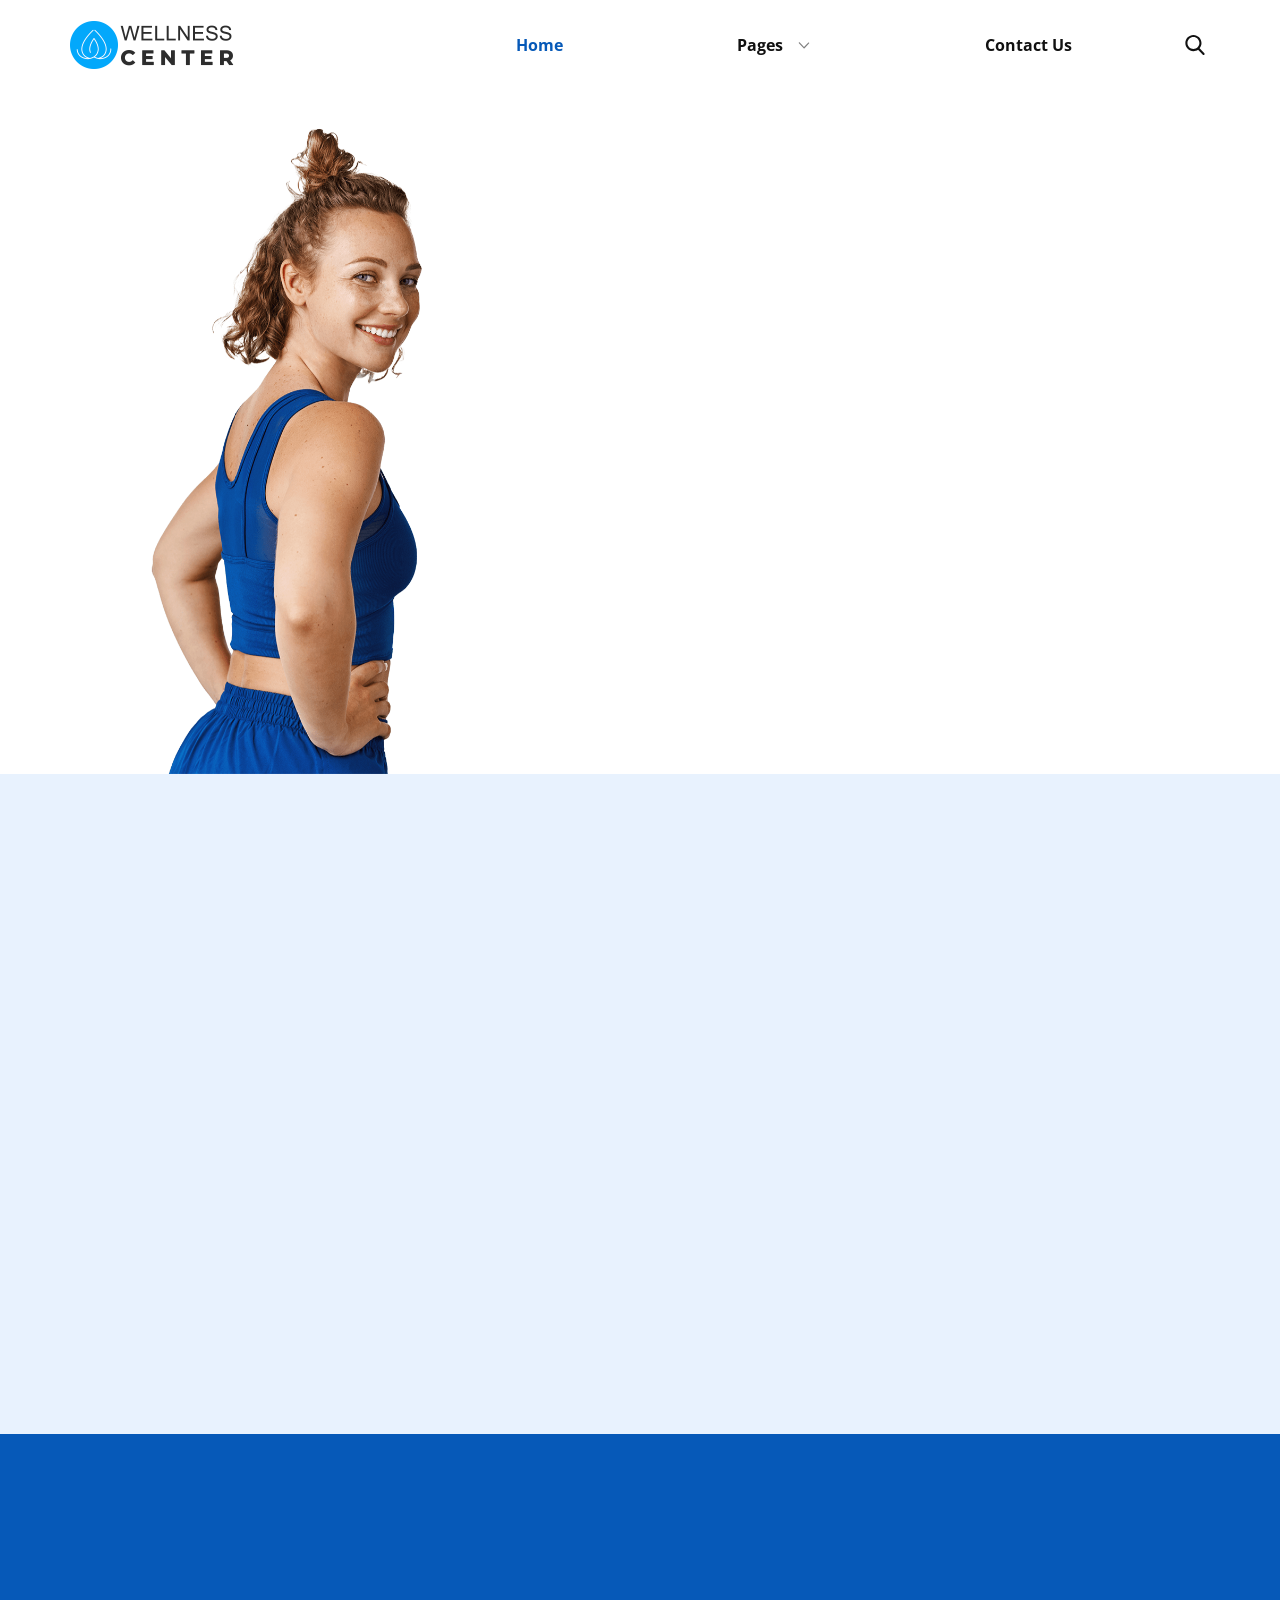
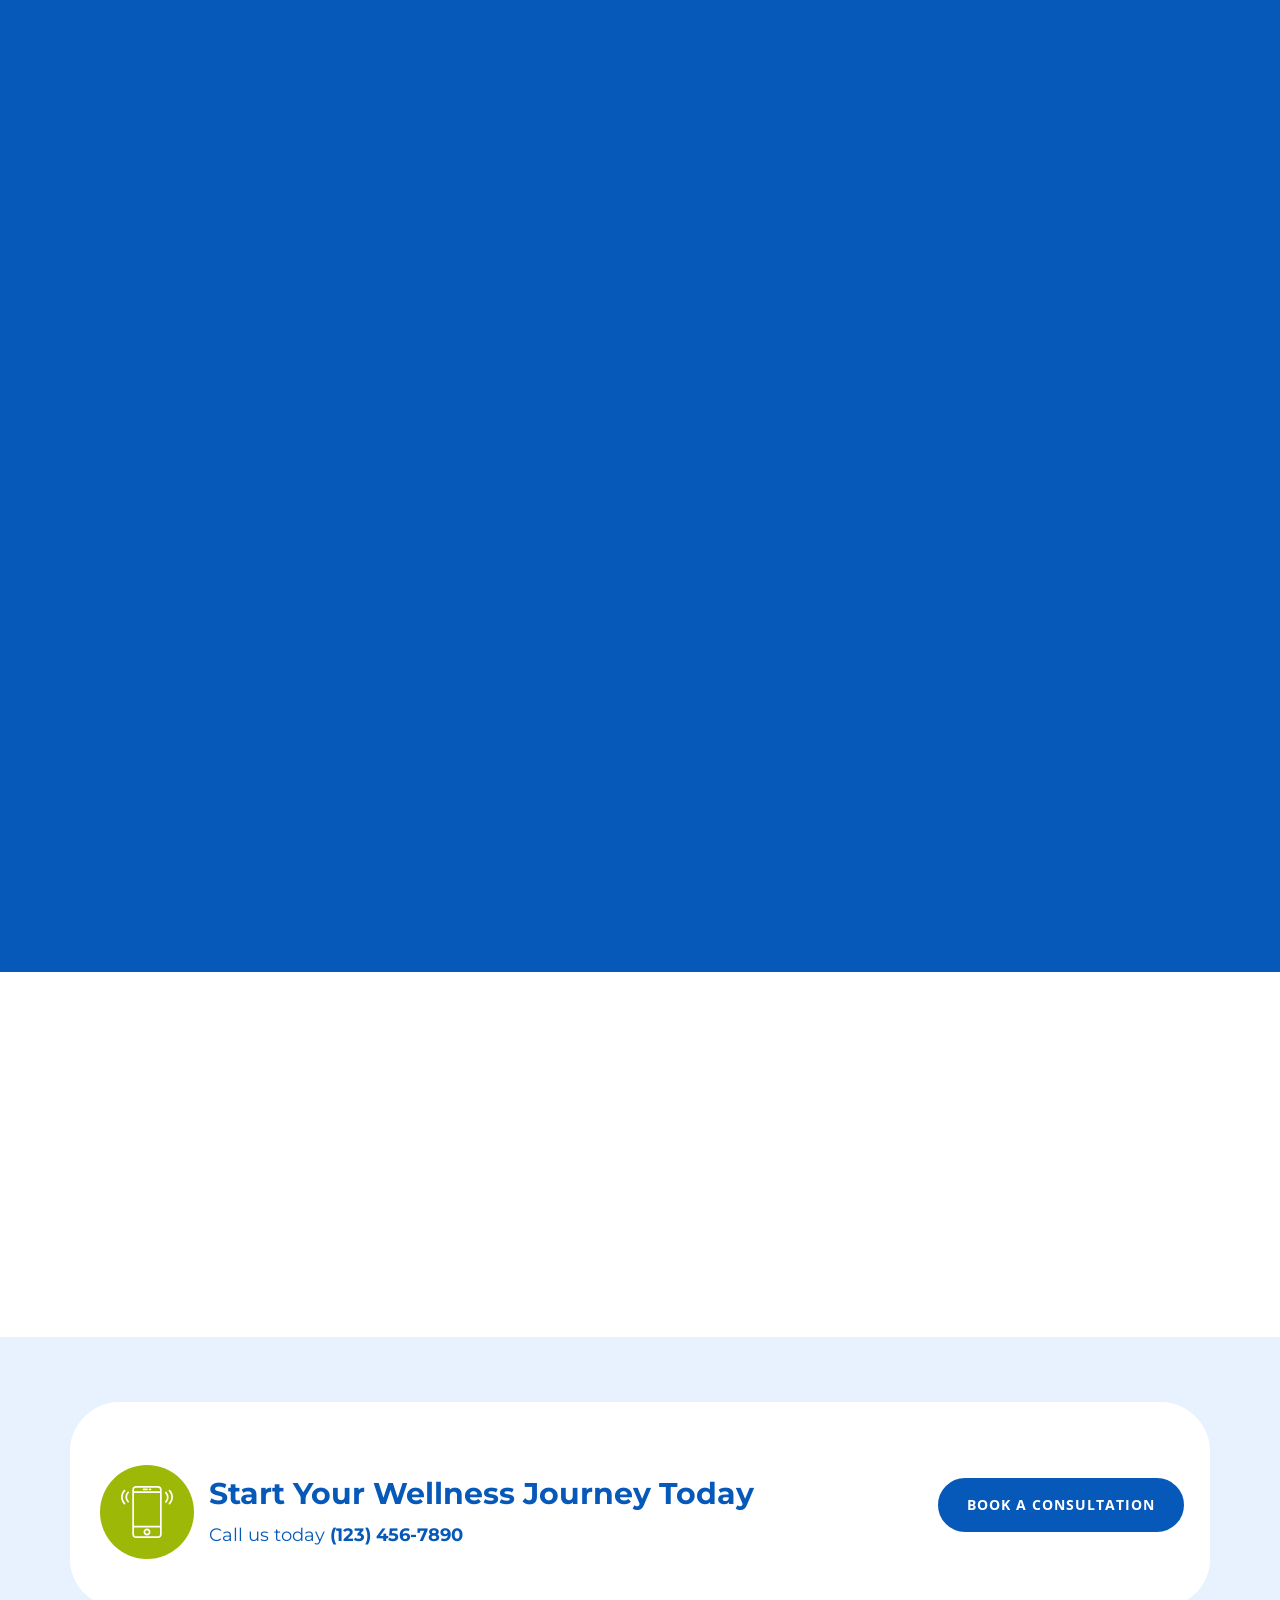
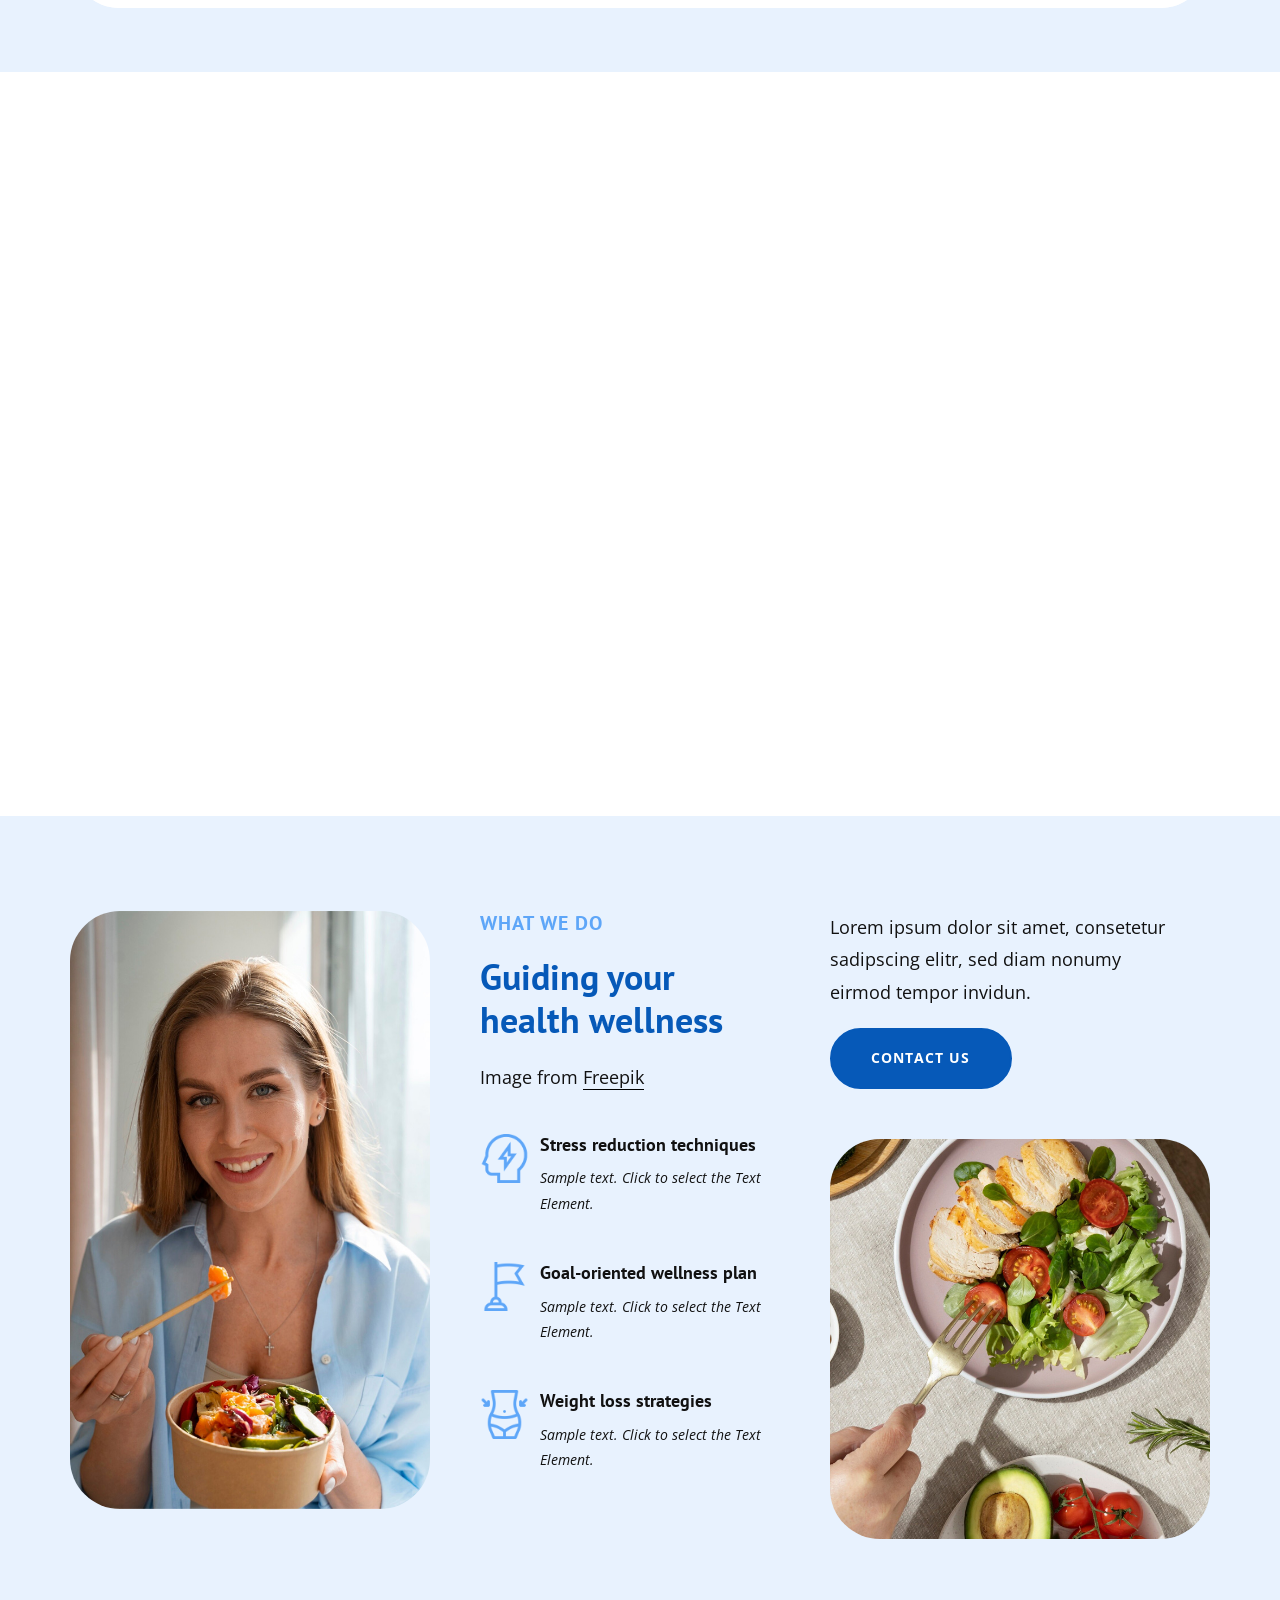
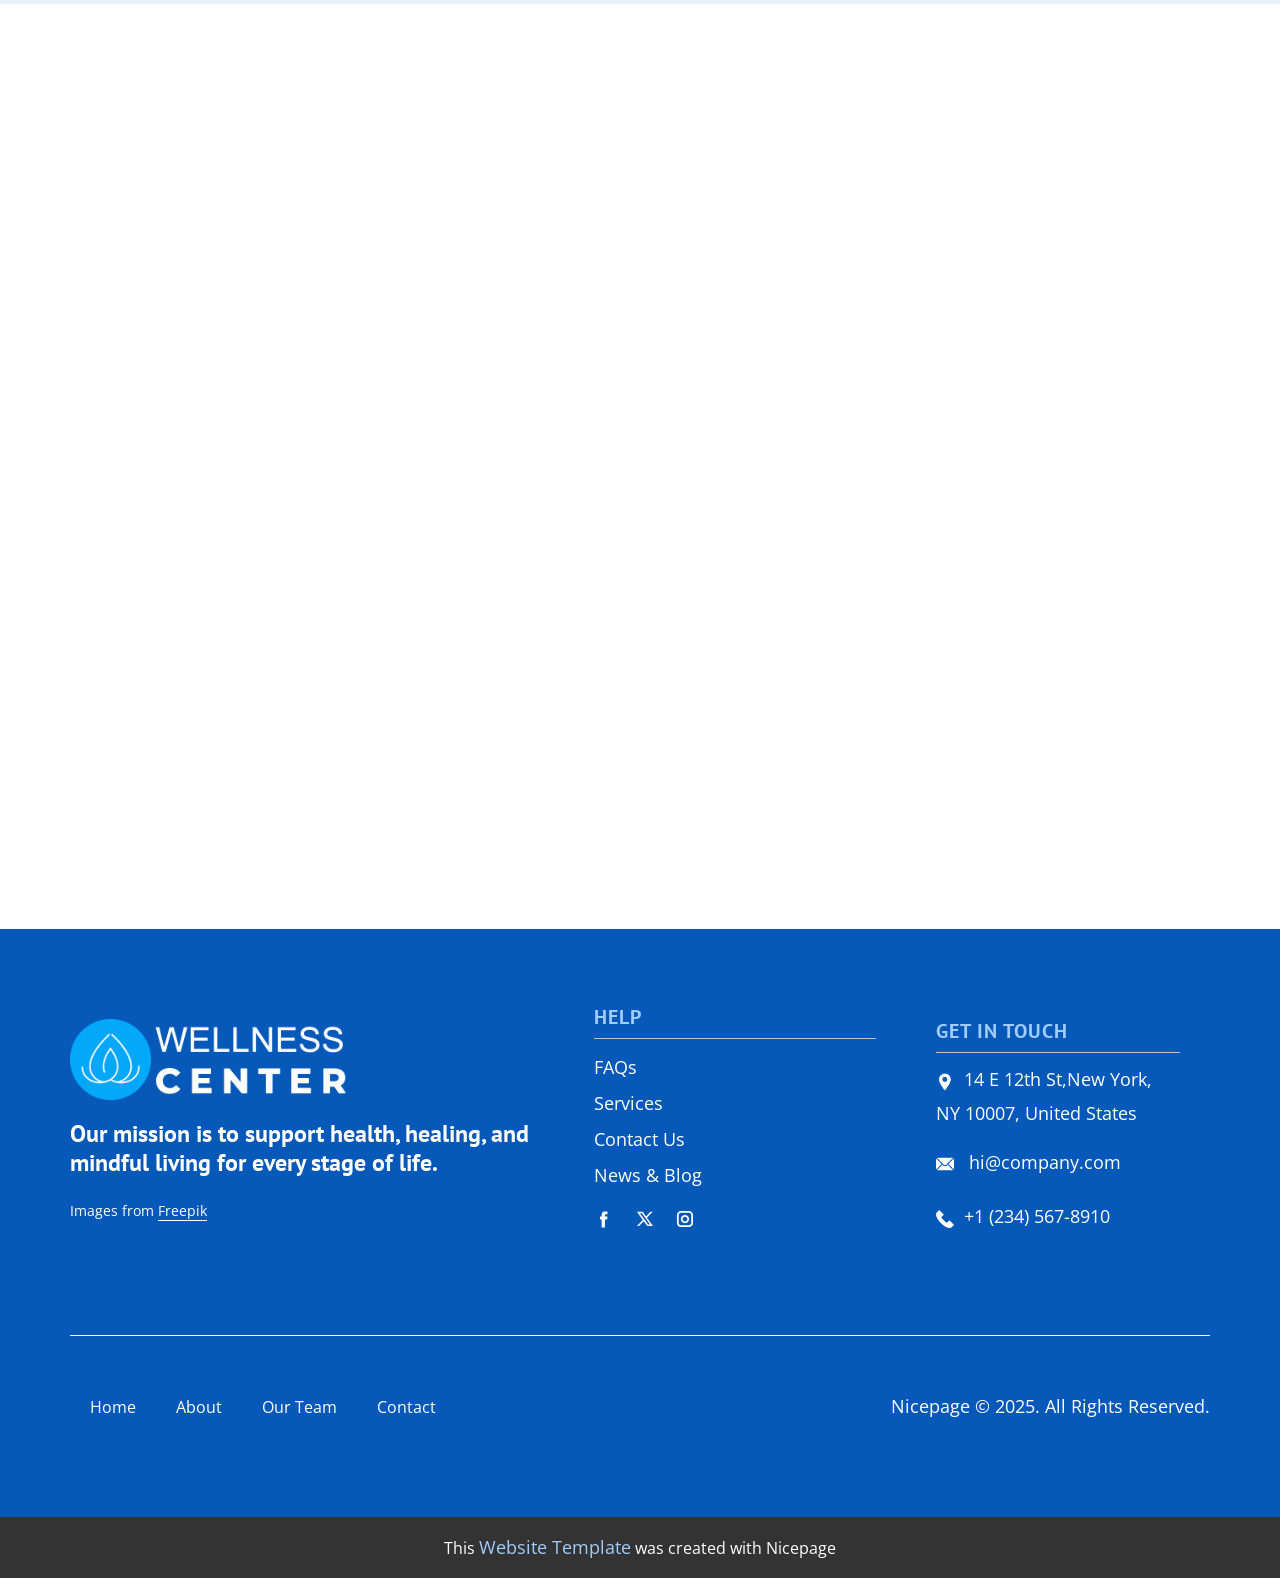
<file: index.html>
<!DOCTYPE html>
<html style="font-size: 16px;" lang="en"><head>
    <meta name="viewport" content="width=device-width, initial-scale=1.0">
    <meta charset="utf-8">
    <meta name="keywords" content="​Transform your&nbsp;health embrace life today!, ​Find Your Harmony and Health, Wellness Center, ​We provide&nbsp;services for you, ​Start Your Wellness Journey Today, ​Our Integrative Approach, ​Wellbeing workshops">
    <meta name="description" content="">
    <title>Home</title>
    <link rel="stylesheet" href="nicepage.css" media="screen">
<link rel="stylesheet" href="index.css" media="screen">
    <script class="u-script" type="text/javascript" src="jquery.js" defer=""></script>
    <script class="u-script" type="text/javascript" src="nicepage.js" defer=""></script>
    <meta name="generator" content="Nicepage 8.3.6, nicepage.com">
    
    
    
    
    
    
    
    
    
    
    <link id="u-page-google-font" rel="stylesheet" href="https://fonts.googleapis.com/css2?display=swap&amp;family=PT+Sans:ital,wght@0,400;0,700;1,400;1,700&amp;family=Open+Sans:ital,wght@0,300;0,400;0,500;0,600;0,700;0,800;1,300;1,400;1,500;1,600;1,700;1,800&amp;family=Montserrat:ital,wght@0,100;0,200;0,300;0,400;0,500;0,600;0,700;0,800;0,900;1,100;1,200;1,300;1,400;1,500;1,600;1,700;1,800;1,900">
    <script type="application/ld+json">{
		"@context": "http://schema.org",
		"@type": "Organization",
		"name": "",
		"logo": "images/logo-black.png",
		"sameAs": [
				"https://facebook.com/name",
				"https://twitter.com/name",
				"https://instagram.com/name"
		]
}</script>
    <meta name="theme-color" content="#0659b8">
    <meta name="twitter:site" content="@">
    <meta name="twitter:card" content="summary_large_image">
    <meta name="twitter:title" content="Home">
    <meta name="twitter:description" content="">
    <meta property="og:title" content="Home">
    <meta property="og:type" content="website">
  <meta data-intl-tel-input-cdn-path="intlTelInput/"></head>
  <body data-home-page="Home.html" data-home-page-title="Home" data-path-to-root="./" data-include-products="false" class="u-body u-clearfix u-xl-mode" data-lang="en"><header class="u-clearfix u-header u-header" id="header"><div class="u-clearfix u-sheet u-valign-middle u-valign-middle-xxl u-sheet-1">
        <a href="#" class="u-image u-logo u-image-1" data-image-width="656" data-image-height="192">
          <img src="images/logo-black.png" class="u-logo-image u-logo-image-1">
        </a>
        <nav class="u-dropdown-icon u-menu u-menu-dropdown u-offcanvas u-menu-1" role="navigation" aria-label="Menu navigation">
          <div class="menu-collapse" style="font-size: 1rem; letter-spacing: 0px; font-weight: 700;">
            <a class="u-button-style u-custom-left-right-menu-spacing u-custom-padding-bottom u-custom-text-hover-color u-custom-top-bottom-menu-spacing u-hamburger-link u-nav-link u-text-active-palette-1-base u-text-hover-palette-2-base" href="#" tabindex="-1" aria-label="Open menu" aria-controls="261f">
              <svg class="u-svg-link" viewBox="0 0 24 24"><use xlink:href="#menu-hamburger"></use></svg>
              <svg class="u-svg-content" version="1.1" id="menu-hamburger" viewBox="0 0 16 16" x="0px" y="0px" xmlns:xlink="http://www.w3.org/1999/xlink" xmlns="http://www.w3.org/2000/svg"><g><rect y="1" width="16" height="2"></rect><rect y="7" width="16" height="2"></rect><rect y="13" width="16" height="2"></rect>
</g></svg>
            </a>
          </div>
          <div class="u-custom-menu u-nav-container">
            <ul class="u-nav u-unstyled u-nav-1" role="menubar"><li role="none" class="u-nav-item"><a role="menuitem" class="u-button-style u-nav-link u-text-active-palette-1-base u-text-hover-palette-1-base u-nav-link-2" href="./">Home</a>
</li><li role="none" class="u-nav-item"><a tabindex="-1" role="menuitem" class="u-button-style u-nav-link u-text-active-palette-1-base u-text-hover-palette-1-base u-nav-link-2" aria-haspopup="true" aria-current="page">Pages</a><div class="u-nav-popup"><ul role="menu" class="u-h-spacing-20 u-nav u-unstyled u-v-spacing-10" aria-label="Pages menu"><li role="none" class="u-nav-item"><a role="menuitem" class="u-active-palette-1-base u-button-style u-grey-5 u-hover-palette-1-base u-nav-link" href="About.html">About Us</a>
</li><li role="none" class="u-nav-item"><a tabindex="-1" role="menuitem" class="u-active-palette-1-base u-button-style u-grey-5 u-hover-palette-1-base u-nav-link" href="#">Our Team</a>
</li><li role="none" class="u-nav-item"><a role="menuitem" class="u-active-palette-1-base u-button-style u-grey-5 u-hover-palette-1-base u-nav-link" href="FAQ-Page.html">FAQ</a>
</li></ul>
</div>
</li><li role="none" class="u-nav-item"><a tabindex="-1" role="menuitem" class="u-button-style u-nav-link u-text-active-palette-1-base u-text-hover-palette-1-base u-nav-link-2" href="#">Contact Us</a>
</li></ul>
          </div>
          <div class="u-custom-menu u-nav-container-collapse" id="261f" role="region" aria-label="Menu panel">
            <div class="u-black u-container-style u-inner-container-layout u-opacity u-opacity-95 u-sidenav">
              <div class="u-inner-container-layout u-sidenav-overflow">
                <div class="u-menu-close" tabindex="-1" aria-label="Close menu"></div>
                <ul class="u-align-center u-nav u-popupmenu-items u-unstyled u-nav-3" role="menubar"><li role="none" class="u-nav-item"><a role="menuitem" class="u-button-style u-nav-link" href="./">Home</a>
</li><li role="none" class="u-nav-item"><a tabindex="-1" role="menuitem" class="u-button-style u-nav-link" aria-haspopup="true" aria-current="page">Pages</a><div class="u-nav-popup"><ul role="menu" class="u-h-spacing-20 u-nav u-unstyled u-v-spacing-10" aria-label="Pages menu"><li role="none" class="u-nav-item"><a role="menuitem" class="u-button-style u-nav-link" href="About.html">About Us</a>
</li><li role="none" class="u-nav-item"><a tabindex="-1" role="menuitem" class="u-button-style u-nav-link" href="#">Our Team</a>
</li><li role="none" class="u-nav-item"><a role="menuitem" class="u-button-style u-nav-link" href="FAQ-Page.html">FAQ</a>
</li></ul>
</div>
</li><li role="none" class="u-nav-item"><a tabindex="-1" role="menuitem" class="u-button-style u-nav-link" href="#">Contact Us</a>
</li></ul>
              </div>
            </div>
            <div class="u-black u-menu-overlay u-opacity u-opacity-70"></div>
          </div>
        </nav>
        <form action="#" class="u-search u-search-layout-icon u-search-left u-search-1" data-search-token="no-license" data-href="search/search.html" data-page-id="200617781">
          <div class="u-search-overlay"></div>
          <button class="u-search-button" type="submit"><span class="u-search-icon u-search-icon-1">
              <svg class="u-svg-link" preserveAspectRatio="xMidYMin slice" viewBox="0 0 56.966 56.966"><use xlink:href="#svg-8e85"></use></svg>
              <svg xmlns="http://www.w3.org/2000/svg" xmlns:xlink="http://www.w3.org/1999/xlink" version="1.1" id="svg-8e85" x="0px" y="0px" viewBox="0 0 56.966 56.966" style="enable-background:new 0 0 56.966 56.966;" xml:space="preserve" class="u-svg-content"><path d="M55.146,51.887L41.588,37.786c3.486-4.144,5.396-9.358,5.396-14.786c0-12.682-10.318-23-23-23s-23,10.318-23,23  s10.318,23,23,23c4.761,0,9.298-1.436,13.177-4.162l13.661,14.208c0.571,0.593,1.339,0.92,2.162,0.92  c0.779,0,1.518-0.297,2.079-0.837C56.255,54.982,56.293,53.08,55.146,51.887z M23.984,6c9.374,0,17,7.626,17,17s-7.626,17-17,17  s-17-7.626-17-17S14.61,6,23.984,6z"></path></svg></span>
          </button>
          <input class="u-search-input" type="search" name="search" value="" placeholder="Search">
        </form>
      </div></header>
    <section class="u-clearfix u-valign-bottom-lg u-valign-bottom-md u-valign-bottom-sm u-valign-bottom-xs u-white u-section-1" id="block-1">
      <div class="u-clearfix u-sheet u-valign-middle u-sheet-1">
        <div class="data-layout-selected u-clearfix u-expanded-width u-layout-wrap u-layout-wrap-1">
          <div class="u-layout">
            <div class="u-layout-row">
              <div class="u-container-align-center-md u-container-align-center-sm u-container-style u-layout-cell u-size-29-lg u-size-30-xl u-size-60-md u-size-60-sm u-size-60-xs u-layout-cell-1">
                <div class="u-container-layout u-valign-bottom-sm u-valign-bottom-xl u-container-layout-1">
                  <img class="u-image u-image-default u-image-1" src="images/althy-sportswoman-turn-back-looking-put-hands-waist-smiling-with-confidence-doing-exercises-sportswear-white-background-min.png" alt="" data-image-width="800" data-image-height="1310" data-animation-name="customAnimationIn" data-animation-duration="1500" data-animation-delay="0">
                  <div class="custom-expanded u-container-align-center u-container-style u-group u-palette-2-base u-radius u-shape-round u-group-1" data-animation-name="customAnimationIn" data-animation-duration="1000" data-animation-delay="500">
                    <div class="u-container-layout u-valign-middle u-container-layout-2">
                      <h3 class="u-align-center u-text u-text-default u-text-1" data-animation-name="counter" data-animation-event="scroll" data-animation-duration="3000">25</h3>
                      <h5 class="u-align-left u-text u-text-body-alt-color u-text-2">Years of Experience</h5>
                    </div>
                  </div>
                </div>
              </div>
              <div class="u-container-align-left-lg u-container-align-left-md u-container-align-left-xl u-container-align-left-xs u-container-style u-layout-cell u-size-30-xl u-size-31-lg u-size-60-md u-size-60-sm u-size-60-xs u-layout-cell-2" data-animation-name="customAnimationIn" data-animation-duration="1500" data-animation-delay="500">
                <div class="u-container-layout u-valign-middle-md u-valign-middle-sm u-valign-middle-xl u-valign-middle-xs u-container-layout-3">
                  <h2 class="u-align-left u-text u-text-3"> Transform your&nbsp;health embrace life today!</h2>
                  <p class="u-align-left u-large-text u-text u-text-variant u-text-4"> Achieve your wellness goals with personalized guidance, expert support, and sustainable habits for a healthier, happier you. Image from <a href="https://www.freepik.com/" class="u-active-none u-border-none u-btn u-button-link u-button-style u-hover-none u-none u-text-palette-1-base u-btn-1">Freepik</a>
                  </p>
                  <a href="" class="u-active-white u-align-left u-border-2 u-border-active-palette-2-base u-border-hover-palette-2-base u-border-palette-1-base u-btn u-btn-round u-button-style u-hover-white u-palette-1-base u-radius u-btn-2">Know More</a>
                  <div class="custom-expanded u-container-align-left u-container-style u-group u-shape-rectangle u-group-2">
                    <div class="u-container-layout u-valign-top-md u-valign-top-sm u-valign-top-xl u-container-layout-4"><span class="u-align-left u-file-icon u-icon u-icon-circle u-palette-2-base u-text-white u-icon-1"><img src="images/327589-e2ced6db.png" alt=""></span>
                      <p class="u-align-left u-text u-text-5">Call Us 24/7:<br>
                        <a href="tel:+12345678910" class="u-active-none u-border-none u-btn u-button-link u-button-style u-hover-none u-none u-text-palette-1-base u-btn-3"> (123) 456-7890</a>
                      </p>
                    </div>
                  </div>
                </div>
              </div>
            </div>
          </div>
        </div>
      </div>
    </section>
    <section class="u-clearfix u-container-align-center u-palette-1-light-3 u-section-2" id="block-2">
      <div class="u-clearfix u-sheet u-valign-middle u-sheet-1">
        <h6 class="u-align-center u-text u-text-default u-text-1" data-animation-name="customAnimationIn" data-animation-duration="700" data-animation-delay="0">What we offer<span style="font-weight: 400;"><span style="font-weight: 700;"><span style="font-weight: 400;"></span></span></span>
        </h6>
        <div class="u-expanded-width u-list u-list-1">
          <div class="u-repeater u-repeater-1">
            <div class="u-container-align-center-sm u-container-align-center-xs u-container-align-left-lg u-container-align-left-md u-container-align-left-xl u-container-style u-list-item u-radius u-repeater-item u-shape-round u-white u-list-item-1" data-animation-name="flipIn" data-animation-duration="1500" data-animation-direction="X" data-animation-delay="500">
              <div class="u-container-layout u-similar-container u-valign-top u-container-layout-1">
                <img class="u-image u-image-contain u-image-default u-opacity u-opacity-80 u-preserve-proportions u-image-1" src="images/shape-5.png" alt="" data-image-width="300" data-image-height="300"><span class="u-align-center-sm u-align-center-xs u-align-left-lg u-align-left-md u-align-left-xl u-file-icon u-icon u-text-palette-1-base u-icon-1"><img src="images/4646037-6ae375c7.png" alt=""></span>
                <h5 class="u-align-center-sm u-align-center-xs u-align-left-lg u-align-left-md u-align-left-xl u-text u-text-2">Meditation</h5>
                <p class="u-align-center-sm u-align-center-xs u-align-left-lg u-align-left-md u-align-left-xl u-text u-text-3"> Ut enim ad minim veniam, quis nostrud exercitation ullamco laboris</p>
                <a href="#" class="u-align-center-sm u-align-center-xs u-align-left-lg u-align-left-md u-align-left-xl u-border-1 u-border-active-grey-50 u-border-hover-grey-50 u-border-no-left u-border-no-right u-border-no-top u-border-palette-1-base u-btn u-button-style u-none u-text-active-grey-50 u-text-body-color u-text-hover-grey-50 u-btn-1" data-animation-name="" data-animation-duration="0" data-animation-delay="0" data-animation-direction="">more</a>
              </div>
            </div>
            <div class="u-container-align-center-sm u-container-align-center-xs u-container-align-left-lg u-container-align-left-md u-container-align-left-xl u-container-style u-list-item u-radius u-repeater-item u-shape-round u-white u-list-item-2" data-animation-name="flipIn" data-animation-duration="1500" data-animation-direction="X" data-animation-delay="500">
              <div class="u-container-layout u-similar-container u-valign-top u-container-layout-2">
                <img class="u-image u-image-contain u-image-default u-opacity u-opacity-80 u-preserve-proportions u-image-2" src="images/shape-3.png" alt="" data-image-width="300" data-image-height="300"><span class="u-align-center-sm u-align-center-xs u-align-left-lg u-align-left-md u-align-left-xl u-file-icon u-icon u-text-palette-1-base u-icon-2"><img src="images/11063994-fa299133.png" alt=""></span>
                <h5 class="u-align-center-sm u-align-center-xs u-align-left-lg u-align-left-md u-align-left-xl u-text u-text-4">Aromatheraphy</h5>
                <p class="u-align-center-sm u-align-center-xs u-align-left-lg u-align-left-md u-align-left-xl u-text u-text-5"> Ut enim ad minim veniam, quis nostrud exercitation ullamco laboris</p>
                <a href="#" class="u-align-center-sm u-align-center-xs u-align-left-lg u-align-left-md u-align-left-xl u-border-1 u-border-active-grey-50 u-border-hover-grey-50 u-border-no-left u-border-no-right u-border-no-top u-border-palette-1-base u-btn u-button-style u-none u-text-active-grey-50 u-text-body-color u-text-hover-grey-50 u-btn-2" data-animation-name="" data-animation-duration="0" data-animation-delay="0" data-animation-direction="">more</a>
              </div>
            </div>
            <div class="u-container-align-center-sm u-container-align-center-xs u-container-align-left-lg u-container-align-left-md u-container-align-left-xl u-container-style u-list-item u-radius u-repeater-item u-shape-round u-white u-list-item-3" data-animation-name="flipIn" data-animation-duration="1500" data-animation-direction="X" data-animation-delay="500">
              <div class="u-container-layout u-similar-container u-valign-top u-container-layout-3">
                <img class="u-image u-image-contain u-image-default u-opacity u-opacity-80 u-preserve-proportions u-image-3" src="images/shape-2.png" alt="" data-image-width="300" data-image-height="300"><span class="u-align-center-sm u-align-center-xs u-align-left-lg u-align-left-md u-align-left-xl u-file-icon u-icon u-text-palette-1-base u-icon-3"><img src="images/4675436-3be33099.png" alt=""></span>
                <h5 class="u-align-center-sm u-align-center-xs u-align-left-lg u-align-left-md u-align-left-xl u-text u-text-6">Massage</h5>
                <p class="u-align-center-sm u-align-center-xs u-align-left-lg u-align-left-md u-align-left-xl u-text u-text-7"> Ut enim ad minim veniam, quis nostrud exercitation ullamco laboris</p>
                <a href="#" class="u-align-center-sm u-align-center-xs u-align-left-lg u-align-left-md u-align-left-xl u-border-1 u-border-active-grey-50 u-border-hover-grey-50 u-border-no-left u-border-no-right u-border-no-top u-border-palette-1-base u-btn u-button-style u-none u-text-active-grey-50 u-text-body-color u-text-hover-grey-50 u-btn-3" data-animation-name="" data-animation-duration="0" data-animation-delay="0" data-animation-direction="">more</a>
              </div>
            </div>
            <div class="u-container-align-center-sm u-container-align-center-xs u-container-align-left-lg u-container-align-left-md u-container-align-left-xl u-container-style u-list-item u-radius u-repeater-item u-shape-round u-white u-list-item-4" data-animation-name="flipIn" data-animation-duration="1500" data-animation-delay="500" data-animation-direction="X">
              <div class="u-container-layout u-similar-container u-valign-top u-container-layout-4">
                <img class="u-image u-image-contain u-image-default u-opacity u-opacity-80 u-preserve-proportions u-image-4" src="images/shape-6.png" alt="" data-image-width="300" data-image-height="300"><span class="u-align-center-sm u-align-center-xs u-align-left-lg u-align-left-md u-align-left-xl u-file-icon u-icon u-text-palette-1-base u-icon-4"><img src="images/6315999-f15aa268.png" alt=""></span>
                <h5 class="u-align-center-sm u-align-center-xs u-align-left-lg u-align-left-md u-align-left-xl u-text u-text-8">Pilates</h5>
                <p class="u-align-center-sm u-align-center-xs u-align-left-lg u-align-left-md u-align-left-xl u-text u-text-9"> Ut enim ad minim veniam, quis nostrud exercitation ullamco laboris</p>
                <a href="#" class="u-align-center-sm u-align-center-xs u-align-left-lg u-align-left-md u-align-left-xl u-border-1 u-border-active-grey-50 u-border-hover-grey-50 u-border-no-left u-border-no-right u-border-no-top u-border-palette-1-base u-btn u-button-style u-none u-text-active-grey-50 u-text-body-color u-text-hover-grey-50 u-btn-4" data-animation-name="" data-animation-duration="0" data-animation-delay="0" data-animation-direction="">more</a>
              </div>
            </div>
          </div>
        </div>
      </div>
    </section>
    <section class="u-clearfix u-container-align-center u-palette-1-base u-section-3" id="block-3">
      <div class="u-clearfix u-sheet u-valign-middle u-sheet-1">
        <div class="data-layout-selected u-clearfix u-expanded-width u-gutter-40 u-layout-wrap u-layout-wrap-1">
          <div class="u-layout">
            <div class="u-layout-row">
              <div class="u-size-30 u-size-60-md">
                <div class="u-layout-col">
                  <div class="u-size-40">
                    <div class="u-layout-row">
                      <div class="u-container-align-left u-container-style u-layout-cell u-size-60 u-layout-cell-1" data-animation-name="customAnimationIn" data-animation-duration="1000" data-animation-delay="0">
                        <div class="u-border-1 u-border-no-left u-border-no-right u-border-no-top u-border-palette-1-light-1 u-container-layout u-valign-top u-container-layout-1">
                          <h2 class="u-align-left u-text u-text-1">Wellness Center</h2>
                          <p class="u-align-left u-text u-text-2"> Some wellness practitioners believe their treatments can promote self-healing by improving the immune system and blood flow around the body, but there is no solid evidence to support this. Image from <a href="https://www.freepik.com/" class="u-active-none u-border-2 u-border-active-palette-1-light-2 u-border-hover-palette-1-light-2 u-border-no-left u-border-no-right u-border-no-top u-border-palette-1-light-2 u-btn u-button-link u-button-style u-hover-none u-none u-text-palette-1-light-2 u-btn-1">Freepik</a>
                          </p>
                        </div>
                      </div>
                    </div>
                  </div>
                  <div class="u-size-20">
                    <div class="u-layout-row">
                      <div class="u-container-align-left u-container-style u-layout-cell u-size-32 u-layout-cell-2" data-animation-name="customAnimationIn" data-animation-duration="1000" data-animation-delay="200">
                        <div class="u-border-2 u-border-no-bottom u-border-no-left u-border-no-top u-border-palette-1-light-1 u-container-layout u-valign-top u-container-layout-2">
                          <p class="u-align-left u-text u-text-default u-text-3">Sample text. Click to select the Text Element.</p>
                          <img class="custom-expanded u-align-left-xs u-image u-image-round u-radius u-image-1" src="images/12.jpg" data-image-width="696" data-image-height="696">
                        </div>
                      </div>
                      <div class="u-container-align-center u-container-style u-layout-cell u-size-28 u-layout-cell-3" data-animation-name="flipIn" data-animation-duration="1000" data-animation-delay="500" data-animation-direction="X">
                        <div class="u-container-layout u-valign-middle u-container-layout-3"><span class="u-align-center u-file-icon u-icon u-text-palette-1-light-2 u-icon-1"><img src="images/2102647-812790b3.png" alt=""></span>
                          <h3 class="u-align-center u-text u-text-4" data-animation-name="counter" data-animation-event="scroll" data-animation-duration="3000">10k</h3>
                          <h5 class="u-align-center u-text u-text-5">happy clients</h5>
                        </div>
                      </div>
                    </div>
                  </div>
                </div>
              </div>
              <div class="u-size-30 u-size-60-md">
                <div class="u-layout-col">
                  <div class="u-container-style u-layout-cell u-size-20 u-layout-cell-4" data-animation-name="customAnimationIn" data-animation-duration="1000" data-animation-delay="200">
                    <div class="u-container-layout u-container-layout-4">
                      <h4 class="u-text u-text-default u-text-6">Working Hours </h4>
                      <p class="u-text u-text-default u-text-7"><span style="font-weight: 700;"> Mon</span> – Fri: 9am to 7pm <br><span style="font-weight: 700;">Saturday:</span> 9am to 5pm <br>S<span style="font-weight: 700;">unday:</span> Closed
                      </p>
                    </div>
                  </div>
                  <div class="u-container-align-left u-container-style u-layout-cell u-size-40 u-layout-cell-5" data-animation-name="customAnimationIn" data-animation-duration="1000" data-animation-delay="500">
                    <div class="u-container-layout u-valign-bottom-lg u-valign-bottom-md u-valign-bottom-sm u-valign-bottom-xs u-valign-middle-xl u-container-layout-5">
                      <img class="u-expanded-width u-image u-image-round u-radius u-image-2" src="images/pilates.jpg" data-image-width="1200" data-image-height="799">
                    </div>
                  </div>
                </div>
              </div>
            </div>
          </div>
        </div>
      </div>
    </section>
    <section class="u-clearfix u-valign-top-lg u-valign-top-md u-section-4" id="block-4">
      
      
      
      
      <div class="custom-expanded u-container-align-center u-container-style u-expanded-width-lg u-expanded-width-xl u-group u-palette-1-base u-group-1">
        <div class="u-container-layout u-valign-top u-container-layout-1">
          <h2 class="u-align-center u-text u-text-body-alt-color u-text-default u-text-1" data-animation-name="fadeIn" data-animation-duration="1000" data-animation-delay="0"> We provide&nbsp;services for you</h2>
        </div>
      </div>
      
      
      
      
      
      
      <div class="u-expanded-width u-list u-list-1">
        <div class="u-repeater u-repeater-1">
          <div class="u-container-align-left-lg u-container-align-left-md u-container-align-left-xl u-container-style u-list-item u-repeater-item u-list-item-1" data-animation-name="customAnimationIn" data-animation-duration="1000" data-animation-delay="500">
            <div class="u-container-layout u-similar-container u-valign-bottom-lg u-valign-top-md u-valign-top-sm u-valign-top-xl u-valign-top-xs u-container-layout-2">
              <img class="u-expanded-width u-hover-feature u-image u-image-round u-radius u-image-1" src="images/11.jpg" alt="" data-image-width="674" data-image-height="1013">
            </div>
          </div>
          <div class="u-container-align-left-lg u-container-align-left-md u-container-align-left-xl u-container-style u-list-item u-repeater-item u-list-item-2" data-animation-name="customAnimationIn" data-animation-duration="1000" data-animation-delay="500">
            <div class="u-container-layout u-similar-container u-valign-bottom-lg u-valign-top-md u-valign-top-sm u-valign-top-xl u-valign-top-xs u-container-layout-3">
              <img class="u-expanded-width u-hover-feature u-image u-image-round u-radius u-image-2" src="images/01.jpg" alt="" data-image-width="800" data-image-height="1200">
            </div>
          </div>
          <div class="u-container-align-left-lg u-container-align-left-md u-container-align-left-xl u-container-style u-list-item u-repeater-item u-list-item-3" data-animation-name="customAnimationIn" data-animation-duration="1000" data-animation-delay="500">
            <div class="u-container-layout u-similar-container u-valign-bottom-lg u-valign-top-md u-valign-top-sm u-valign-top-xl u-valign-top-xs u-container-layout-4">
              <img class="u-expanded-width u-hover-feature u-image u-image-round u-radius u-image-3" src="images/03.jpg" alt="" data-image-width="800" data-image-height="1200">
            </div>
          </div>
          <div class="u-container-align-left-lg u-container-align-left-md u-container-align-left-xl u-container-style u-list-item u-repeater-item u-list-item-4" data-animation-name="customAnimationIn" data-animation-duration="1000" data-animation-delay="500">
            <div class="u-container-layout u-similar-container u-valign-bottom-lg u-valign-top-md u-valign-top-sm u-valign-top-xl u-valign-top-xs u-container-layout-5">
              <img class="u-expanded-width u-hover-feature u-image u-image-round u-radius u-image-4" src="images/02.jpg" alt="" data-image-width="800" data-image-height="1200">
            </div>
          </div>
        </div>
      </div>
      
      
      
      
      
      
      
    </section>
    <section class="u-clearfix u-container-align-center u-palette-1-light-3 u-section-5" id="block-5">
      <div class="u-clearfix u-sheet u-valign-middle u-sheet-1">
        <div class="data-layout-selected u-clearfix u-expanded-width u-layout-wrap u-radius u-white u-layout-wrap-1">
          <div class="u-layout">
            <div class="u-layout-row">
              <div class="u-align-left u-container-align-center-xs u-container-align-left u-container-style u-layout-cell u-radius u-shape-round u-size-39-lg u-size-43-xl u-size-60-md u-size-60-sm u-size-60-xs u-white u-layout-cell-1">
                <div class="u-container-layout u-valign-middle-lg u-valign-middle-md u-valign-middle-sm u-container-layout-1"><span class="u-align-center-xs u-icon u-icon-circle u-palette-2-base u-text-white u-icon-1"><svg class="u-svg-link" preserveAspectRatio="xMidYMin slice" viewBox="0 0 60 60" style=""><use xlink:href="#svg-e7af"></use></svg><svg class="u-svg-content" viewBox="0 0 60 60" x="0px" y="0px" id="svg-e7af" style="enable-background:new 0 0 60 60;"><g><path d="M42.595,0H17.405C14.977,0,13,1.977,13,4.405v51.189C13,58.023,14.977,60,17.405,60h25.189C45.023,60,47,58.023,47,55.595
		V4.405C47,1.977,45.023,0,42.595,0z M15,8h30v38H15V8z M17.405,2h25.189C43.921,2,45,3.079,45,4.405V6H15V4.405
		C15,3.079,16.079,2,17.405,2z M42.595,58H17.405C16.079,58,15,56.921,15,55.595V48h30v7.595C45,56.921,43.921,58,42.595,58z"></path><path d="M30,49c-2.206,0-4,1.794-4,4s1.794,4,4,4s4-1.794,4-4S32.206,49,30,49z M30,55c-1.103,0-2-0.897-2-2s0.897-2,2-2
		s2,0.897,2,2S31.103,55,30,55z"></path><path d="M26,5h4c0.553,0,1-0.447,1-1s-0.447-1-1-1h-4c-0.553,0-1,0.447-1,1S25.447,5,26,5z"></path><path d="M33,5h1c0.553,0,1-0.447,1-1s-0.447-1-1-1h-1c-0.553,0-1,0.447-1,1S32.447,5,33,5z"></path><path d="M56.612,4.569c-0.391-0.391-1.023-0.391-1.414,0s-0.391,1.023,0,1.414c3.736,3.736,3.736,9.815,0,13.552
		c-0.391,0.391-0.391,1.023,0,1.414c0.195,0.195,0.451,0.293,0.707,0.293s0.512-0.098,0.707-0.293
		C61.128,16.434,61.128,9.085,56.612,4.569z"></path><path d="M52.401,6.845c-0.391-0.391-1.023-0.391-1.414,0s-0.391,1.023,0,1.414c1.237,1.237,1.918,2.885,1.918,4.639
		s-0.681,3.401-1.918,4.638c-0.391,0.391-0.391,1.023,0,1.414c0.195,0.195,0.451,0.293,0.707,0.293s0.512-0.098,0.707-0.293
		c1.615-1.614,2.504-3.764,2.504-6.052S54.017,8.459,52.401,6.845z"></path><path d="M4.802,5.983c0.391-0.391,0.391-1.023,0-1.414s-1.023-0.391-1.414,0c-4.516,4.516-4.516,11.864,0,16.38
		c0.195,0.195,0.451,0.293,0.707,0.293s0.512-0.098,0.707-0.293c0.391-0.391,0.391-1.023,0-1.414
		C1.065,15.799,1.065,9.72,4.802,5.983z"></path><path d="M9.013,6.569c-0.391-0.391-1.023-0.391-1.414,0c-1.615,1.614-2.504,3.764-2.504,6.052s0.889,4.438,2.504,6.053
		c0.195,0.195,0.451,0.293,0.707,0.293s0.512-0.098,0.707-0.293c0.391-0.391,0.391-1.023,0-1.414
		c-1.237-1.237-1.918-2.885-1.918-4.639S7.775,9.22,9.013,7.983C9.403,7.593,9.403,6.96,9.013,6.569z"></path>
</g></svg></span>
                  <h2 class="u-align-center-xs u-custom-font u-font-montserrat u-text u-text-1"> Start Your Wellness Journey Today</h2>
                  <h6 class="u-align-center-xs u-custom-font u-font-montserrat u-text u-text-palette-1-dark-1 u-text-2"> Call us today <a href="tel:+12345678910" class="u-active-none u-border-none u-btn u-button-link u-button-style u-hover-none u-none u-text-palette-1-base u-btn-1"> (123) 456-7890</a>
                  </h6>
                </div>
              </div>
              <div class="u-align-center u-container-align-center u-container-align-center-lg u-container-align-center-md u-container-align-center-sm u-container-align-center-xs u-container-style u-layout-cell u-radius u-shape-round u-size-17-xl u-size-21-lg u-size-60-md u-size-60-sm u-size-60-xs u-white u-layout-cell-2">
                <div class="u-container-layout u-valign-middle-lg u-container-layout-2">
                  <a href="#" class="u-active-white u-align-center-lg u-align-center-md u-align-center-sm u-align-center-xs u-align-left-xl u-border-2 u-border-active-palette-2-base u-border-hover-palette-2-base u-border-palette-1-base u-btn u-btn-round u-button-style u-hover-white u-palette-1-base u-radius u-btn-2" data-animation-name="" data-animation-duration="0" data-animation-delay="0" data-animation-direction="">Book a consultation</a>
                </div>
              </div>
            </div>
          </div>
        </div>
      </div>
    </section>
    <section class="u-clearfix u-container-align-center u-section-6" id="block-6">
      <div class="u-clearfix u-sheet u-valign-middle u-sheet-1">
        <div class="data-layout-selected u-clearfix u-expanded-width u-layout-wrap u-layout-wrap-1">
          <div class="u-layout">
            <div class="u-layout-row">
              <div class="u-container-align-left u-container-style u-layout-cell u-shape-rectangle u-size-25-lg u-size-25-xl u-size-60-md u-size-60-sm u-size-60-xs u-layout-cell-1" data-animation-name="customAnimationIn" data-animation-duration="1000" data-animation-delay="200">
                <div class="u-border-1 u-border-no-bottom u-border-no-left u-border-no-top u-border-palette-1-light-2 u-container-layout u-valign-middle u-container-layout-1">
                  <h6 class="u-align-left u-text u-text-default u-text-1"> Our treatments</h6>
                  <h2 class="u-align-left u-text u-text-default u-text-2"> Our Integrative Approach</h2>
                  <p class="u-align-left u-text u-text-default u-text-3">We offer a holistic range of services—including Acupuncture, Moxibustion, Non-Insertion Acupuncture, Aromatherapy, Cupping, and more—carefully tailored to your unique need​s. Image from <a href="https://www.freepik.com/" class="u-active-none u-border-none u-btn u-button-link u-button-style u-hover-none u-none u-text-palette-1-base u-btn-1">Freepik</a>
                  </p>
                  <a href="" class="u-active-white u-align-left u-border-2 u-border-active-palette-2-base u-border-hover-palette-2-base u-border-palette-1-base u-btn u-btn-round u-button-style u-hover-white u-palette-1-base u-radius u-btn-2">all healing treatments</a>
                </div>
              </div>
              <div class="u-container-align-center-xs u-container-align-left-lg u-container-align-left-md u-container-align-left-sm u-container-align-left-xl u-container-style u-layout-cell u-size-35-lg u-size-35-xl u-size-60-md u-size-60-sm u-size-60-xs u-layout-cell-2">
                <div class="u-container-layout u-valign-middle u-container-layout-2">
                  <div class="u-expanded-width u-list u-list-1">
                    <div class="u-repeater u-repeater-1">
                      <div class="u-container-align-center u-container-style u-image u-image-round u-list-item u-radius u-repeater-item u-shading u-image-1" data-image-width="1000" data-image-height="665" data-animation-name="customAnimationIn" data-animation-duration="1500" data-animation-delay="500">
                        <div class="u-container-layout u-similar-container u-valign-middle u-container-layout-3">
                          <h4 class="u-align-center u-text u-text-default u-text-4"> Acupuncture</h4>
                        </div>
                      </div>
                      <div class="u-container-align-center u-container-style u-image u-image-round u-list-item u-radius u-repeater-item u-shading u-image-2" data-image-width="1000" data-image-height="665" data-animation-name="customAnimationIn" data-animation-duration="1500" data-animation-delay="500">
                        <div class="u-container-layout u-similar-container u-valign-middle u-container-layout-4">
                          <h4 class="u-align-center u-text u-text-default u-text-5"> Moxibustion</h4>
                        </div>
                      </div>
                      <div class="u-container-align-center u-container-style u-image u-image-round u-list-item u-radius u-repeater-item u-shading u-image-3" data-animation-name="customAnimationIn" data-animation-duration="1500" data-animation-delay="500">
                        <div class="u-container-layout u-similar-container u-valign-middle u-container-layout-5">
                          <h4 class="u-align-center u-text u-text-default u-text-6"> Acupressure</h4>
                        </div>
                      </div>
                      <div class="u-container-align-center u-container-style u-image u-image-round u-list-item u-radius u-repeater-item u-shading u-image-4" data-image-width="1000" data-image-height="665" data-animation-name="customAnimationIn" data-animation-duration="1500" data-animation-delay="500">
                        <div class="u-container-layout u-similar-container u-valign-middle u-container-layout-6">
                          <h4 class="u-align-center u-text u-text-default u-text-7"> Massage</h4>
                        </div>
                      </div>
                      <div class="u-container-align-center u-container-style u-image u-image-round u-list-item u-radius u-repeater-item u-shading u-image-5" data-image-width="1000" data-image-height="665" data-animation-name="customAnimationIn" data-animation-duration="1500" data-animation-delay="500">
                        <div class="u-container-layout u-similar-container u-valign-middle u-container-layout-7">
                          <h4 class="u-align-center u-text u-text-default u-text-8"> Herbal Medicine</h4>
                        </div>
                      </div>
                      <div class="u-container-align-center u-container-style u-image u-image-round u-list-item u-radius u-repeater-item u-shading u-image-6" data-animation-name="customAnimationIn" data-animation-duration="1500" data-animation-delay="500">
                        <div class="u-container-layout u-similar-container u-valign-middle u-container-layout-8">
                          <h4 class="u-align-center u-text u-text-default u-text-9"> Reflexology</h4>
                        </div>
                      </div>
                    </div>
                  </div>
                </div>
              </div>
            </div>
          </div>
        </div>
      </div>
    </section>
    <section class="u-clearfix u-container-align-center u-palette-1-light-3 u-section-7" id="block-7">
      <div class="u-clearfix u-sheet u-valign-middle u-sheet-1">
        <div class="data-layout-selected u-clearfix u-expanded-width u-layout-wrap u-layout-wrap-1">
          <div class="u-gutter-0 u-layout">
            <div class="u-layout-row">
              <div class="u-size-20 u-size-30-md">
                <div class="u-layout-col">
                  <div class="u-container-align-left u-container-style u-layout-cell u-shape-rectangle u-size-60 u-layout-cell-1">
                    <div class="u-container-layout u-valign-top u-container-layout-1">
                      <img class="u-expanded-width u-image u-image-round u-radius u-image-1" src="images/woman.jpg" data-image-width="700" data-image-height="1058">
                    </div>
                  </div>
                </div>
              </div>
              <div class="u-size-20 u-size-30-md">
                <div class="u-layout-col">
                  <div class="u-align-left u-container-align-left u-container-style u-layout-cell u-shape-rectangle u-size-60 u-layout-cell-2">
                    <div class="u-container-layout u-valign-top-lg u-valign-top-xl u-container-layout-2">
                      <h5 class="u-align-left u-text u-text-default u-text-palette-1-light-1 u-text-1">What We Do</h5>
                      <h3 class="u-align-left u-text u-text-palette-1-base u-text-2"> Guiding your <br>health wellness
                      </h3>
                      <p class="u-align-left u-text u-text-default u-text-3">Image from&nbsp;<a href="https://www.freepik.com/photos/eco" class="u-border-1 u-border-active-palette-2-base u-border-black u-border-hover-palette-2-base u-border-no-left u-border-no-right u-border-no-top u-bottom-left-radius-0 u-bottom-right-radius-0 u-btn u-button-link u-button-style u-none u-radius-0 u-text-body-color u-top-left-radius-0 u-top-right-radius-0 u-btn-1" target="_blank">Freepik</a>
                      </p>
                      <div class="u-expanded-width u-list u-list-1">
                        <div class="u-repeater u-repeater-1">
                          <div class="u-container-style u-list-item u-repeater-item">
                            <div class="u-container-layout u-similar-container u-valign-bottom-lg u-container-layout-3"><span class="u-file-icon u-icon u-text-palette-1-light-1 u-icon-1"><img src="images/6414118-de6c1b3d.png" alt=""></span>
                              <h4 class="u-text u-text-4"> Stress reduction techniques </h4>
                              <p class="u-text u-text-5">Sample text. Click to select the Text Element.</p>
                            </div>
                          </div>
                          <div class="u-container-style u-list-item u-repeater-item">
                            <div class="u-container-layout u-similar-container u-valign-bottom-lg u-container-layout-4"><span class="u-file-icon u-icon u-text-palette-1-light-1 u-icon-2"><img src="images/4127786-16f943fd.png" alt=""></span>
                              <h4 class="u-text u-text-6"> Goal-oriented wellness plan </h4>
                              <p class="u-text u-text-7">Sample text. Click to select the Text Element.</p>
                            </div>
                          </div>
                          <div class="u-container-style u-list-item u-repeater-item">
                            <div class="u-container-layout u-similar-container u-valign-bottom-lg u-container-layout-5"><span class="u-file-icon u-icon u-text-palette-1-light-1 u-icon-3"><img src="images/7206235-699421a7.png" alt=""></span>
                              <h4 class="u-text u-text-8"> Weight loss strategies </h4>
                              <p class="u-text u-text-9">Sample text. Click to select the Text Element.</p>
                            </div>
                          </div>
                        </div>
                      </div>
                    </div>
                  </div>
                </div>
              </div>
              <div class="u-size-20 u-size-60-md">
                <div class="u-layout-col">
                  <div class="u-container-align-left u-container-style u-layout-cell u-shape-rectangle u-size-30 u-layout-cell-3">
                    <div class="u-container-layout u-valign-top u-container-layout-6">
                      <p class="u-align-left u-text u-text-default u-text-10"> Lorem ipsum dolor sit amet, consetetur sadipscing elitr, sed diam nonumy eirmod tempor invidun.</p>
                      <a href="" class="u-active-palette-1-light-3 u-align-left u-border-2 u-border-active-palette-2-base u-border-hover-palette-2-base u-border-palette-1-base u-btn u-btn-round u-button-style u-hover-palette-1-light-3 u-palette-1-base u-radius u-btn-2">Contact Us</a>
                    </div>
                  </div>
                  <div class="u-container-align-left u-container-style u-layout-cell u-shape-rectangle u-size-30 u-layout-cell-4">
                    <div class="u-container-layout u-valign-bottom-sm u-valign-bottom-xl u-valign-bottom-xs u-valign-top-md u-container-layout-7">
                      <img class="u-expanded-width u-image u-image-round u-radius u-image-2" src="images/13.jpg" data-image-width="700" data-image-height="954">
                    </div>
                  </div>
                </div>
              </div>
            </div>
          </div>
        </div>
      </div>
    </section>
    <section class="u-clearfix u-container-align-center-lg u-container-align-center-md u-container-align-center-xl u-container-align-left-sm u-container-align-left-xs u-white u-section-8" id="block-8">
      <div class="u-clearfix u-sheet u-valign-middle-sm u-valign-middle-xl u-valign-middle-xs u-sheet-1">
        <h2 class="u-align-center-lg u-align-center-md u-align-center-xl u-align-left-sm u-align-left-xs u-text u-text-default u-text-1" data-animation-name="customAnimationIn" data-animation-duration="1500" data-animation-delay="0"> Wellbeing workshops</h2>
        <div class="data-layout-selected u-clearfix u-expanded-width u-layout-wrap u-layout-wrap-1">
          <div class="u-layout">
            <div class="u-layout-row">
              <div class="u-container-align-left u-container-style u-layout-cell u-shape-rectangle u-size-27-lg u-size-27-xl u-size-60-md u-size-60-sm u-size-60-xs u-layout-cell-1" data-animation-name="customAnimationIn" data-animation-duration="1500" data-animation-delay="500">
                <div class="u-container-layout u-valign-middle u-container-layout-1">
                  <h4 class="u-align-left u-text u-text-palette-1-base u-text-2"> 1. ​Introduction to Holistic Wellness</h4>
                  <p class="u-align-left u-text u-text-3"> Duis aute irure dolor in reprehenderit in voluptate velit esse cillum dolore eu fugiat nulla pariatur. </p>
                  <h4 class="u-align-left u-text u-text-palette-1-base u-text-4"> 2. ​​​Moxibustion Therapy</h4>
                  <p class="u-align-left u-text u-text-5"> Duis aute irure dolor in reprehenderit in voluptate velit esse cillum dolore eu fugiat nulla pariatur. </p>
                  <h4 class="u-align-left u-text u-text-palette-1-base u-text-6"> 3. ​​Aromatherapy Session</h4>
                  <p class="u-align-left u-text u-text-7"> Duis aute irure dolor in reprehenderit in voluptate velit esse cillum dolore eu fugiat nulla pariatur. </p>
                  <h4 class="u-align-left u-text u-text-palette-1-base u-text-8">4. ​​​Personalized Wellness Plans</h4>
                  <p class="u-align-left u-text u-text-9"> Duis aute irure dolor in reprehenderit in voluptate velit esse cillum dolore eu fugiat nulla pariatur. </p>
                  <p class="u-align-left u-text u-text-10">Image from <a href="https://www.freepik.com" class="u-active-none u-border-1 u-border-active-palette-1-base u-border-black u-border-hover-palette-1-base u-border-no-left u-border-no-right u-border-no-top u-bottom-left-radius-0 u-bottom-right-radius-0 u-btn u-button-link u-button-style u-hover-none u-none u-radius-0 u-text-body-color u-top-left-radius-0 u-top-right-radius-0 u-btn-1" target="_blank">Freepik</a>
                  </p>
                </div>
              </div>
              <div class="u-container-align-left u-container-style u-layout-cell u-shape-rectangle u-size-33-lg u-size-33-xl u-size-60-md u-size-60-sm u-size-60-xs u-layout-cell-2" data-animation-name="customAnimationIn" data-animation-duration="1500" data-animation-delay="500">
                <div class="u-container-layout u-valign-middle-md u-valign-top-lg u-valign-top-sm u-valign-top-xl u-valign-top-xs u-container-layout-2">
                  <img class="u-expanded-width-lg u-expanded-width-sm u-expanded-width-xl u-expanded-width-xs u-image u-image-round u-radius u-image-1" src="images/14.jpg" alt="" data-image-width="1100" data-image-height="1650" data-animation-name="flipIn" data-animation-duration="1500" data-animation-delay="0" data-animation-direction="X">
                </div>
              </div>
            </div>
          </div>
        </div>
      </div>
    </section>
    
    
    
    <footer class="u-align-center-sm u-align-center-xs u-clearfix u-container-align-center u-footer u-palette-1-base" id="footer"><div class="u-clearfix u-sheet u-valign-middle u-sheet-1">
        <div class="data-layout-selected u-clearfix u-expanded-width u-layout-wrap u-layout-wrap-1">
          <div class="u-gutter-0 u-layout">
            <div class="u-layout-row">
              <div class="u-container-align-left u-container-style u-layout-cell u-shape-rectangle u-size-26-lg u-size-26-xl u-size-26-xxl u-size-40-md u-size-40-sm u-size-40-xs u-layout-cell-1">
                <div class="u-container-layout u-valign-top u-container-layout-1">
                  <a href="" class="u-image u-logo u-image-1" data-image-width="656" data-image-height="192">
                    <img src="images/logo-white-1.png" class="u-logo-image u-logo-image-1">
                  </a>
                  <h4 class="u-align-left u-text u-text-default u-text-1"> Our mission is to support health, healing, and mindful living for every stage of life.</h4>
                  <p class="u-align-left u-text u-text-2">Images from <a href="https://www.freepik.com/" class="u-active-none u-border-1 u-border-active-palette-1-base u-border-hover-palette-1-base u-border-no-left u-border-no-right u-border-no-top u-border-white u-btn u-button-link u-button-style u-hover-none u-none u-text-body-alt-color u-btn-1" target="_blank" data-animation-name="" data-animation-duration="0" data-animation-delay="0" data-animation-direction="">Freepik</a>
                  </p>
                </div>
              </div>
              <div class="u-container-style u-layout-cell u-shape-rectangle u-size-18-lg u-size-18-xl u-size-18-xxl u-size-20-md u-size-20-sm u-size-20-xs u-layout-cell-2">
                <div class="u-container-layout u-valign-top u-container-layout-2">
                  <h5 class="u-align-left u-text u-text-3"> Help</h5>
                  <div class="u-align-left u-border-1 u-border-grey-25 u-border-no-bottom u-border-no-left u-expanded-width u-line u-line-horizontal u-line-1"></div>
                  <p class="u-align-left u-text u-text-4">
                    <a href="#" class="u-active-none u-border-1 u-border-active-white u-border-hover-white u-border-no-left u-border-no-right u-border-no-top u-btn u-button-link u-button-style u-hover-none u-none u-text-active-grey-10 u-text-body-alt-color u-text-hover-grey-10 u-btn-2" title="#" data-animation-name="" data-animation-duration="0" data-animation-delay="0" data-animation-direction=""> FAQs</a>
                    <a href="#" class="u-active-none u-border-1 u-border-active-white u-border-hover-white u-border-no-left u-border-no-right u-border-no-top u-btn u-button-link u-button-style u-hover-none u-none u-text-active-grey-10 u-text-body-alt-color u-text-hover-grey-10 u-btn-3" title="#" data-animation-name="" data-animation-duration="0" data-animation-delay="0" data-animation-direction="">
                      <br>Services
                    </a>
                    <br>
                    <a href="#" class="u-active-none u-border-1 u-border-active-white u-border-hover-white u-border-no-left u-border-no-right u-border-no-top u-btn u-button-link u-button-style u-hover-none u-none u-text-active-grey-10 u-text-body-alt-color u-text-hover-grey-10 u-btn-4" title="#" data-animation-name="" data-animation-duration="0" data-animation-delay="0" data-animation-direction=""> Contact Us<br>
                    </a>
                    <a href="#" class="u-active-none u-border-1 u-border-active-white u-border-hover-white u-border-no-left u-border-no-right u-border-no-top u-btn u-button-link u-button-style u-hover-none u-none u-text-active-grey-10 u-text-body-alt-color u-text-hover-grey-10 u-btn-5" data-animation-name="" data-animation-duration="0" data-animation-delay="0" data-animation-direction=""> News &amp; Blog</a>
                    <br>
                  </p>
                  <div class="u-social-icons u-social-icons-1">
                    <a class="u-social-url" title="facebook" target="_blank" href="https://facebook.com/name"><span class="u-icon u-social-facebook u-social-icon u-text-white u-icon-1"><svg class="u-svg-link" preserveAspectRatio="xMidYMin slice" viewBox="0 0 112 112" style=""><use xlink:href="#svg-58df"></use></svg><svg class="u-svg-content" viewBox="0 0 112 112" x="0" y="0" id="svg-58df"><path fill="currentColor" d="M75.5,28.8H65.4c-1.5,0-4,0.9-4,4.3v9.4h13.9l-1.5,15.8H61.4v45.1H42.8V58.3h-8.8V42.4h8.8V32.2
c0-7.4,3.4-18.8,18.8-18.8h13.8v15.4H75.5z"></path></svg></span>
                    </a>
                    <a class="u-social-url" title="twitter" target="_blank" href="https://twitter.com/name"><span class="u-icon u-social-icon u-social-twitter u-text-white u-icon-2"><svg class="u-svg-link" preserveAspectRatio="xMidYMin slice" viewBox="0 0 112.2 112.2" style=""><use xlink:href="#svg-e10a"></use></svg><svg class="u-svg-content" viewBox="0 0 112.2 112.2" x="0px" y="0px" id="svg-e10a"><path d="M67.1,49.1L98.6,16h-12L62,42L43.2,16H11l32.8,45.2L11,96h11.6l26.3-27.7L69.1,96H101L67.1,49.1z M55,61.9l-5.1-7L27.5,24.4
	h11.4l17.3,23.8l5.1,7.1l23.4,32.2H73.8L55,61.9z"></path></svg></span>
                    </a>
                    <a class="u-social-url" title="instagram" target="_blank" href="https://instagram.com/name"><span class="u-icon u-social-icon u-social-instagram u-text-white u-icon-3"><svg class="u-svg-link" preserveAspectRatio="xMidYMin slice" viewBox="0 0 112 112" style=""><use xlink:href="#svg-3bdf"></use></svg><svg class="u-svg-content" viewBox="0 0 112 112" x="0" y="0" id="svg-3bdf"><path fill="currentColor" d="M55.9,32.9c-12.8,0-23.2,10.4-23.2,23.2s10.4,23.2,23.2,23.2s23.2-10.4,23.2-23.2S68.7,32.9,55.9,32.9z
	 M55.9,69.4c-7.4,0-13.3-6-13.3-13.3c-0.1-7.4,6-13.3,13.3-13.3s13.3,6,13.3,13.3C69.3,63.5,63.3,69.4,55.9,69.4z"></path><path fill="currentColor" d="M78.2,11H33.5C21,11,10.8,21.3,10.8,33.7v44.7c0,12.6,10.2,22.8,22.7,22.8h44.7c12.6,0,22.7-10.2,22.7-22.7
	V33.7C100.8,21.1,90.6,11,78.2,11z M91,78.4c0,7.1-5.8,12.8-12.8,12.8H33.5c-7.1,0-12.8-5.8-12.8-12.8V33.7
	c0-7.1,5.8-12.8,12.8-12.8h44.7c7.1,0,12.8,5.8,12.8,12.8V78.4z"></path></svg></span>
                    </a>
                  </div>
                </div>
              </div>
              <div class="u-container-style u-layout-cell u-shape-rectangle u-size-16-lg u-size-16-xl u-size-16-xxl u-size-60-md u-size-60-sm u-size-60-xs u-layout-cell-3">
                <div class="u-container-layout u-valign-top u-container-layout-3">
                  <h5 class="u-align-left u-text u-text-5"> Get In Touch</h5>
                  <div class="u-align-left u-border-1 u-border-grey-25 u-border-no-bottom u-border-no-left u-expanded-width u-line u-line-horizontal u-line-2" data-animation-name="" data-animation-duration="0" data-animation-delay="0" data-animation-direction=""></div>
                  <p class="u-align-left u-text u-text-6"><span class="u-file-icon u-icon u-text-white u-icon-4"><img src="images/1-b26c8bb7.png" alt=""></span>&nbsp;​​​​14 E 12th St,New York, NY 10007, United States
                  </p>
                  <p class="u-align-left u-text u-text-default u-text-7"><span class="u-file-icon u-icon u-text-white u-icon-5"><img src="images/2-a85e65c4.png" alt=""></span>&nbsp; <a href="mailto:hi@car.repair.com" class="u-active-none u-border-1 u-border-active-white u-border-hover-white u-border-no-left u-border-no-right u-border-no-top u-btn u-button-link u-button-style u-hover-none u-none u-text-active-grey-10 u-text-body-alt-color u-text-hover-grey-10 u-btn-6" data-animation-name="" data-animation-duration="0" data-animation-delay="0" data-animation-direction="">hi@company.com</a>
                  </p>
                  <p class="u-align-left u-text u-text-8">
                    <a href="tel:+12345678910" class="u-active-none u-border-1 u-border-active-white u-border-hover-white u-border-no-left u-border-no-right u-border-no-top u-btn u-button-link u-button-style u-hover-none u-none u-text-active-grey-10 u-text-body-alt-color u-text-hover-grey-10 u-btn-7" data-animation-name="" data-animation-duration="0" data-animation-delay="0" data-animation-direction=""><span class="u-file-icon u-icon u-text-white u-icon-6"><img src="images/3-c91f3b92.png" alt=""></span>&nbsp;​+1 (234) 567-8910
                    </a>
                  </p>
                </div>
              </div>
            </div>
          </div>
        </div>
        <div class="u-align-center u-border-1 u-border-white u-expanded-width u-line u-line-horizontal u-line-3"></div>
        <div class="data-layout-selected u-clearfix u-expanded-width u-layout-custom-xs u-layout-wrap u-layout-wrap-2">
          <div class="u-layout">
            <div class="u-layout-row">
              <div class="u-container-style u-layout-cell u-size-14-xs u-size-30-lg u-size-30-xl u-size-30-xxl u-size-60-md u-size-60-sm u-layout-cell-4">
                <div class="u-container-layout u-valign-middle u-container-layout-4">
                  <nav class="u-menu u-menu-dropdown u-offcanvas u-menu-1" data-responsive-from="XS" role="navigation">
                    <div class="menu-collapse">
                      <a class="u-button-style u-hamburger-link u-nav-link" aria-label="Open menu" aria-controls="e226" href="#">
                        <svg class="u-svg-link" viewBox="0 0 24 24"><use xlink:href="#svg-23e0"></use></svg>
                        <svg class="u-svg-content" version="1.1" id="svg-23e0" viewBox="0 0 16 16" x="0px" y="0px" xmlns:xlink="http://www.w3.org/1999/xlink" xmlns="http://www.w3.org/2000/svg"><g><rect y="1" width="16" height="2"></rect><rect y="7" width="16" height="2"></rect><rect y="13" width="16" height="2"></rect>
</g></svg>
                      </a>
                    </div>
                    <div class="u-custom-menu u-nav-container">
                      <ul class="u-nav u-unstyled" role="menubar"><li class="u-nav-item" role="none"><a class="u-button-style u-nav-link" href="#" tabindex="-1" role="menuitem" aria-haspopup="true" aria-expanded="false">Home</a>
</li><li class="u-nav-item" role="none"><a class="u-button-style u-nav-link" href="#" tabindex="-1" role="menuitem">About</a>
</li><li class="u-nav-item" role="none"><a class="u-button-style u-nav-link" href="#" tabindex="-1" role="menuitem">Our Team</a>
</li><li class="u-nav-item" role="none"><a class="u-button-style u-nav-link" href="#" tabindex="-1" role="menuitem">Contact</a>
</li></ul>
                    </div>
                    <div id="e226" role="region" aria-label="Menu panel" class="u-custom-menu u-nav-container-collapse">
                      <div class="u-black u-container-style u-inner-container-layout u-opacity u-opacity-95 u-sidenav">
                        <div class="u-inner-container-layout u-sidenav-overflow">
                          <div class="u-menu-close" aria-label="Close menu"></div>
                          <ul class="u-align-center u-nav u-popupmenu-items u-unstyled u-nav-2"><li class="u-nav-item"><a class="u-button-style u-nav-link" href="#">Home</a>
</li><li class="u-nav-item"><a class="u-button-style u-nav-link" href="#">About</a>
</li><li class="u-nav-item"><a class="u-button-style u-nav-link" href="#">Our Team</a>
</li><li class="u-nav-item"><a class="u-button-style u-nav-link" href="#">Contact</a>
</li></ul>
                        </div>
                      </div>
                      <div class="u-black u-menu-overlay u-opacity u-opacity-70"></div>
                    </div>
                    <style class="menu-style">@media (max-width: 539px) {
                    [data-responsive-from="XS"] .u-nav-container {
                        display: none;
                    }
                    [data-responsive-from="XS"] .menu-collapse {
                        display: block;
                    }
                }</style>
                  </nav>
                </div>
              </div>
              <div class="u-container-align-left-md u-container-align-left-sm u-container-align-left-xs u-container-align-right-lg u-container-align-right-xl u-container-align-right-xxl u-container-style u-layout-cell u-size-30-lg u-size-30-xl u-size-30-xxl u-size-46-xs u-size-60-md u-size-60-sm u-layout-cell-5">
                <div class="u-container-layout u-valign-middle u-container-layout-5">
                  <p class="u-align-left-md u-align-left-sm u-align-left-xs u-align-right-lg u-align-right-xl u-align-right-xxl u-text u-text-default u-text-9">Nicepage © 2025. All Rights Reserved.</p>
                </div>
              </div>
            </div>
          </div>
        </div>
      </div></footer>
    <section class="u-backlink u-clearfix u-grey-80"> This <a href="https://nicepage.com/website-templates">Website Template</a> was created with Nicepage 
    </section>
  
</body></html>
</file>
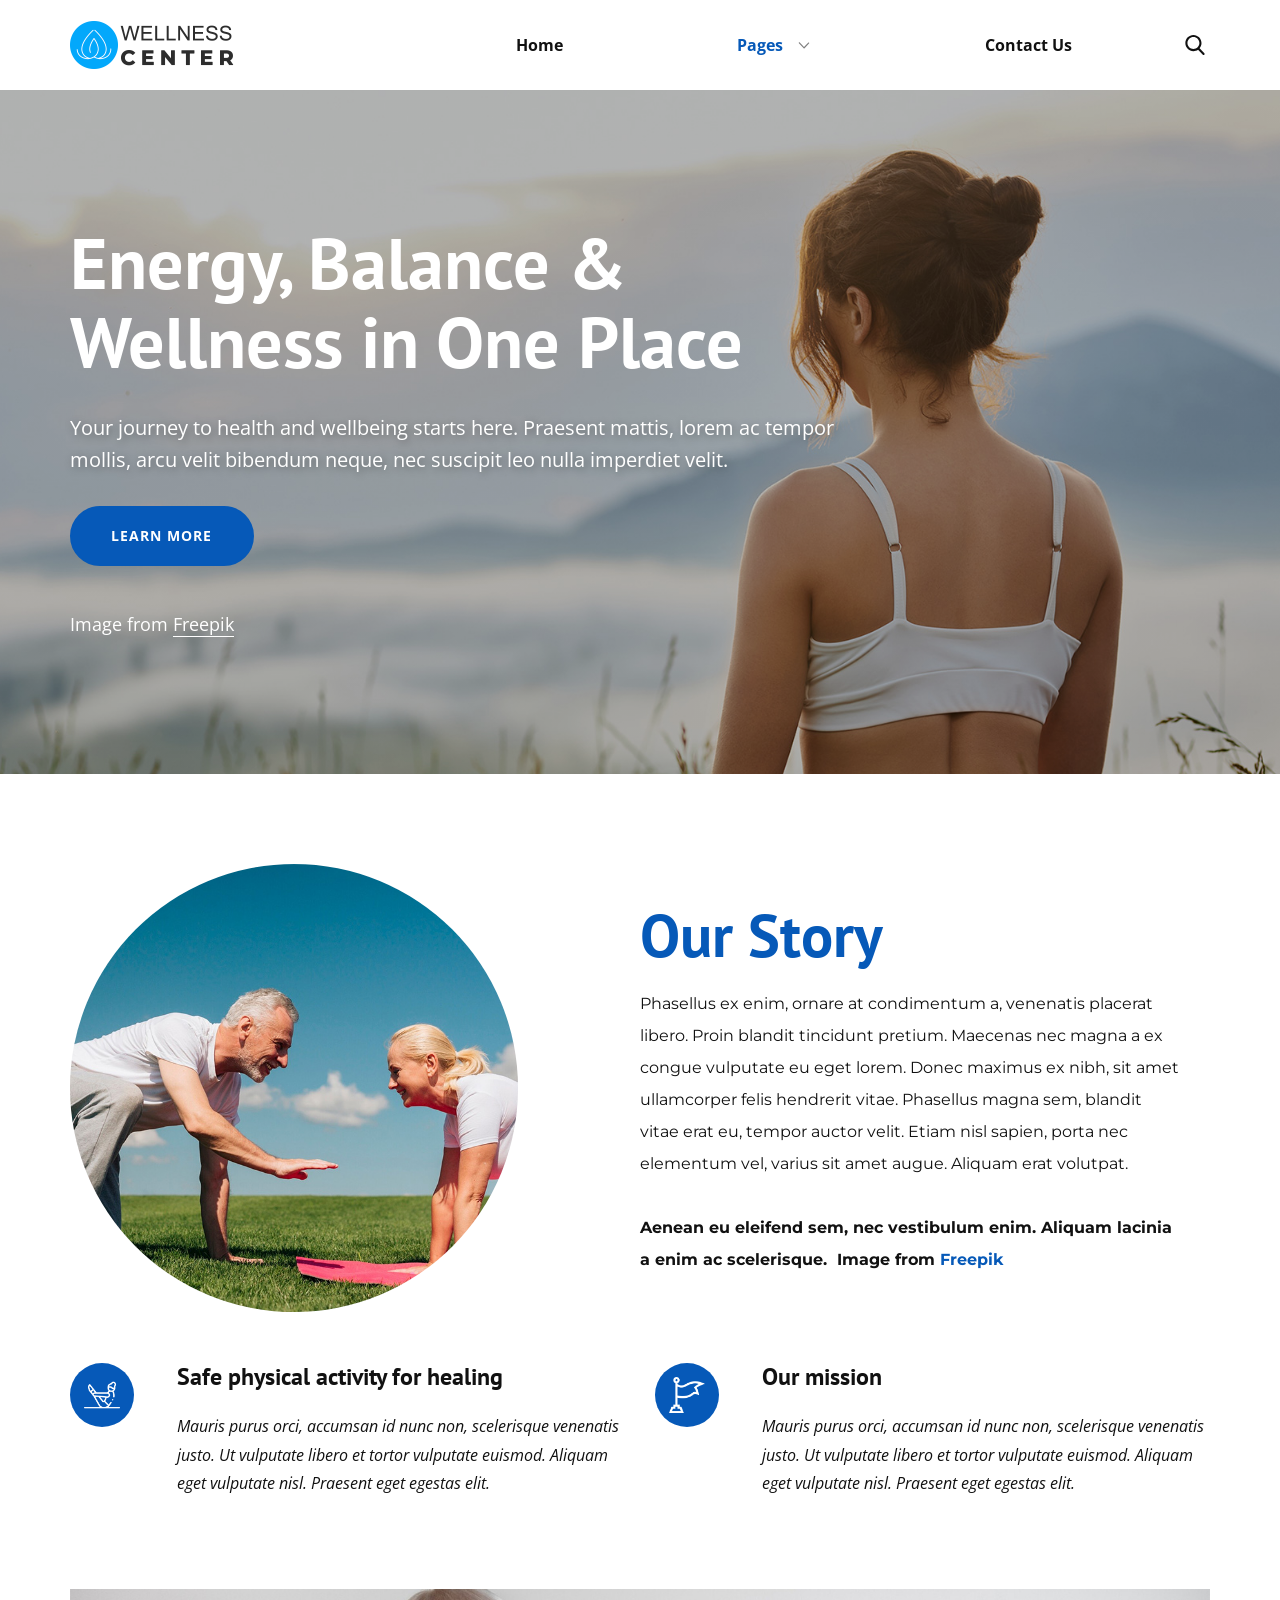
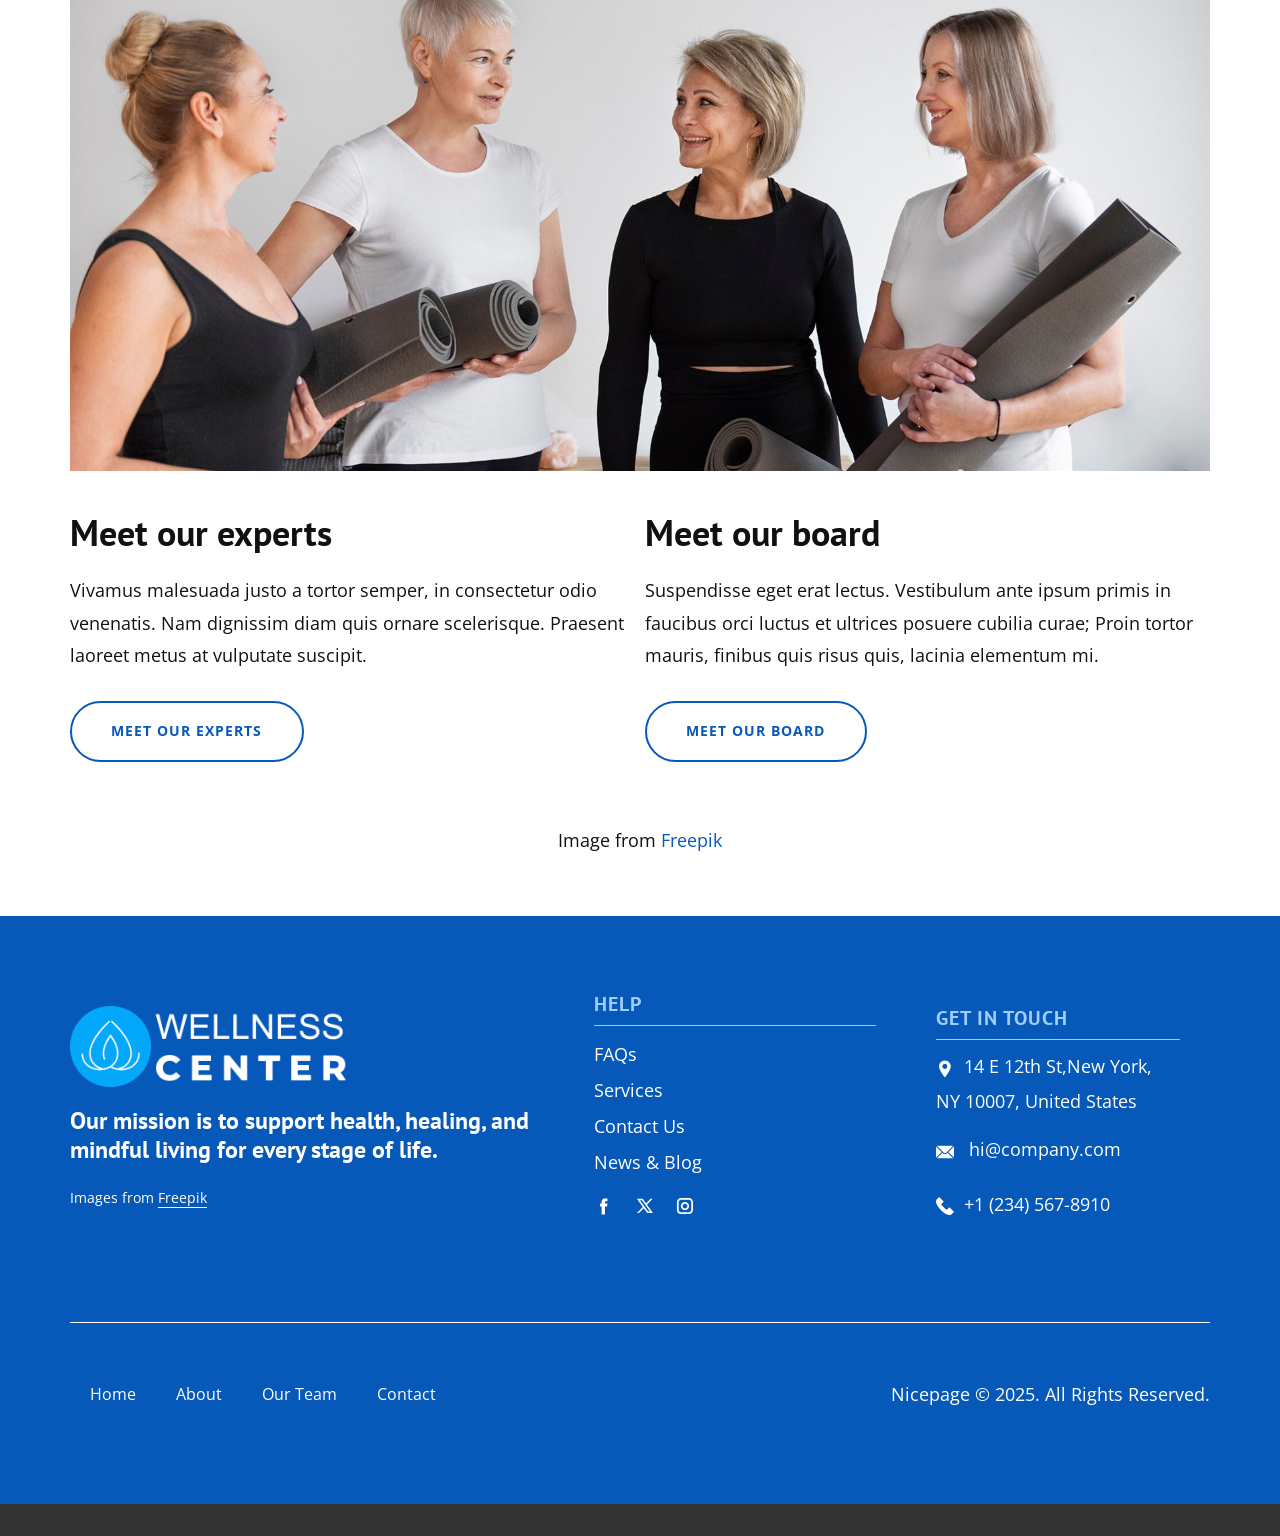
<file: About.html>
<!DOCTYPE html>
<html style="font-size: 16px;" lang="en"><head>
    <meta name="viewport" content="width=device-width, initial-scale=1.0">
    <meta charset="utf-8">
    <meta name="keywords" content="​Energy, Balance &amp;amp; Wellness in One Place, ​Our Story">
    <meta name="description" content="">
    <title>About</title>
    <link rel="stylesheet" href="nicepage.css" media="screen">
<link rel="stylesheet" href="About.css" media="screen">
    <script class="u-script" type="text/javascript" src="jquery.js" defer=""></script>
    <script class="u-script" type="text/javascript" src="nicepage.js" defer=""></script>
    <meta name="generator" content="Nicepage 8.3.6, nicepage.com">
    
    
    
    
    
    <link id="u-page-google-font" rel="stylesheet" href="https://fonts.googleapis.com/css2?display=swap&amp;family=PT+Sans:ital,wght@0,400;0,700;1,400;1,700&amp;family=Open+Sans:ital,wght@0,300;0,400;0,500;0,600;0,700;0,800;1,300;1,400;1,500;1,600;1,700;1,800&amp;family=Montserrat:ital,wght@0,100;0,200;0,300;0,400;0,500;0,600;0,700;0,800;0,900;1,100;1,200;1,300;1,400;1,500;1,600;1,700;1,800;1,900">
    <script type="application/ld+json">{
		"@context": "http://schema.org",
		"@type": "Organization",
		"name": "",
		"logo": "images/logo-black.png",
		"sameAs": [
				"https://facebook.com/name",
				"https://twitter.com/name",
				"https://instagram.com/name"
		]
}</script>
    <meta name="theme-color" content="#0659b8">
    <meta name="twitter:site" content="@">
    <meta name="twitter:card" content="summary_large_image">
    <meta name="twitter:title" content="About">
    <meta name="twitter:description" content="">
    <meta property="og:title" content="About">
    <meta property="og:type" content="website">
  <meta data-intl-tel-input-cdn-path="intlTelInput/"></head>
  <body data-path-to-root="./" data-include-products="false" class="u-body u-clearfix u-xl-mode" data-lang="en"><header class="u-clearfix u-header u-header" id="header"><div class="u-clearfix u-sheet u-valign-middle u-valign-middle-xxl u-sheet-1">
        <a href="#" class="u-image u-logo u-image-1" data-image-width="656" data-image-height="192">
          <img src="images/logo-black.png" class="u-logo-image u-logo-image-1">
        </a>
        <nav class="u-dropdown-icon u-menu u-menu-dropdown u-offcanvas u-menu-1" role="navigation" aria-label="Menu navigation">
          <div class="menu-collapse" style="font-size: 1rem; letter-spacing: 0px; font-weight: 700;">
            <a class="u-button-style u-custom-left-right-menu-spacing u-custom-padding-bottom u-custom-text-hover-color u-custom-top-bottom-menu-spacing u-hamburger-link u-nav-link u-text-active-palette-1-base u-text-hover-palette-2-base" href="#" tabindex="-1" aria-label="Open menu" aria-controls="261f">
              <svg class="u-svg-link" viewBox="0 0 24 24"><use xlink:href="#menu-hamburger"></use></svg>
              <svg class="u-svg-content" version="1.1" id="menu-hamburger" viewBox="0 0 16 16" x="0px" y="0px" xmlns:xlink="http://www.w3.org/1999/xlink" xmlns="http://www.w3.org/2000/svg"><g><rect y="1" width="16" height="2"></rect><rect y="7" width="16" height="2"></rect><rect y="13" width="16" height="2"></rect>
</g></svg>
            </a>
          </div>
          <div class="u-custom-menu u-nav-container">
            <ul class="u-nav u-unstyled u-nav-1" role="menubar"><li role="none" class="u-nav-item"><a role="menuitem" class="u-button-style u-nav-link u-text-active-palette-1-base u-text-hover-palette-1-base u-nav-link-2" href="./">Home</a>
</li><li role="none" class="u-nav-item"><a tabindex="-1" role="menuitem" class="u-button-style u-nav-link u-text-active-palette-1-base u-text-hover-palette-1-base u-nav-link-2" aria-haspopup="true" aria-current="page">Pages</a><div class="u-nav-popup"><ul role="menu" class="u-h-spacing-20 u-nav u-unstyled u-v-spacing-10" aria-label="Pages menu"><li role="none" class="u-nav-item"><a role="menuitem" class="u-active-palette-1-base u-button-style u-grey-5 u-hover-palette-1-base u-nav-link" href="About.html">About Us</a>
</li><li role="none" class="u-nav-item"><a tabindex="-1" role="menuitem" class="u-active-palette-1-base u-button-style u-grey-5 u-hover-palette-1-base u-nav-link" href="#">Our Team</a>
</li><li role="none" class="u-nav-item"><a role="menuitem" class="u-active-palette-1-base u-button-style u-grey-5 u-hover-palette-1-base u-nav-link" href="FAQ-Page.html">FAQ</a>
</li></ul>
</div>
</li><li role="none" class="u-nav-item"><a tabindex="-1" role="menuitem" class="u-button-style u-nav-link u-text-active-palette-1-base u-text-hover-palette-1-base u-nav-link-2" href="#">Contact Us</a>
</li></ul>
          </div>
          <div class="u-custom-menu u-nav-container-collapse" id="261f" role="region" aria-label="Menu panel">
            <div class="u-black u-container-style u-inner-container-layout u-opacity u-opacity-95 u-sidenav">
              <div class="u-inner-container-layout u-sidenav-overflow">
                <div class="u-menu-close" tabindex="-1" aria-label="Close menu"></div>
                <ul class="u-align-center u-nav u-popupmenu-items u-unstyled u-nav-3" role="menubar"><li role="none" class="u-nav-item"><a role="menuitem" class="u-button-style u-nav-link" href="./">Home</a>
</li><li role="none" class="u-nav-item"><a tabindex="-1" role="menuitem" class="u-button-style u-nav-link" aria-haspopup="true" aria-current="page">Pages</a><div class="u-nav-popup"><ul role="menu" class="u-h-spacing-20 u-nav u-unstyled u-v-spacing-10" aria-label="Pages menu"><li role="none" class="u-nav-item"><a role="menuitem" class="u-button-style u-nav-link" href="About.html">About Us</a>
</li><li role="none" class="u-nav-item"><a tabindex="-1" role="menuitem" class="u-button-style u-nav-link" href="#">Our Team</a>
</li><li role="none" class="u-nav-item"><a role="menuitem" class="u-button-style u-nav-link" href="FAQ-Page.html">FAQ</a>
</li></ul>
</div>
</li><li role="none" class="u-nav-item"><a tabindex="-1" role="menuitem" class="u-button-style u-nav-link" href="#">Contact Us</a>
</li></ul>
              </div>
            </div>
            <div class="u-black u-menu-overlay u-opacity u-opacity-70"></div>
          </div>
        </nav>
        <form action="#" class="u-search u-search-layout-icon u-search-left u-search-1" data-search-token="no-license" data-href="search/search.html" data-page-id="200617781">
          <div class="u-search-overlay"></div>
          <button class="u-search-button" type="submit"><span class="u-search-icon u-search-icon-1">
              <svg class="u-svg-link" preserveAspectRatio="xMidYMin slice" viewBox="0 0 56.966 56.966"><use xlink:href="#svg-8e85"></use></svg>
              <svg xmlns="http://www.w3.org/2000/svg" xmlns:xlink="http://www.w3.org/1999/xlink" version="1.1" id="svg-8e85" x="0px" y="0px" viewBox="0 0 56.966 56.966" style="enable-background:new 0 0 56.966 56.966;" xml:space="preserve" class="u-svg-content"><path d="M55.146,51.887L41.588,37.786c3.486-4.144,5.396-9.358,5.396-14.786c0-12.682-10.318-23-23-23s-23,10.318-23,23  s10.318,23,23,23c4.761,0,9.298-1.436,13.177-4.162l13.661,14.208c0.571,0.593,1.339,0.92,2.162,0.92  c0.779,0,1.518-0.297,2.079-0.837C56.255,54.982,56.293,53.08,55.146,51.887z M23.984,6c9.374,0,17,7.626,17,17s-7.626,17-17,17  s-17-7.626-17-17S14.61,6,23.984,6z"></path></svg></span>
          </button>
          <input class="u-search-input" type="search" name="search" value="" placeholder="Search">
        </form>
      </div></header>
    <section class="skrollable skrollable-between u-align-center u-clearfix u-image u-shading u-section-1" src="" data-image-width="1980" data-image-height="857" id="block-1">
      <div class="u-clearfix u-sheet u-valign-middle u-sheet-1">
        <h1 class="u-align-left u-text u-text-1" data-animation-name="customAnimationIn" data-animation-duration="1500"> Energy, Balance &amp; Wellness in One Place</h1>
        <p class="u-align-left u-large-text u-text u-text-variant u-text-2" data-animation-name="customAnimationIn" data-animation-duration="1500" data-animation-delay="250"> Your journey to health and wellbeing starts here.&nbsp;Praesent mattis, lorem ac tempor mollis, arcu velit bibendum neque, nec suscipit leo nulla imperdiet velit.</p>
        <a href="" class="u-active-palette-2-base u-align-left u-border-2 u-border-active-palette-2-base u-border-hover-palette-2-base u-border-palette-1-base u-btn u-btn-round u-button-style u-hover-palette-2-base u-palette-1-base u-radius u-btn-1">learn more</a>
        <p class="u-align-left u-text u-text-default u-text-3" data-animation-name="customAnimationIn" data-animation-duration="1500" data-animation-delay="500">Image from&nbsp;<a href="https://www.freepik.com" class="u-active-none u-border-1 u-border-active-palette-1-light-2 u-border-hover-palette-1-light-2 u-border-no-left u-border-no-right u-border-no-top u-border-white u-bottom-left-radius-0 u-bottom-right-radius-0 u-btn u-button-link u-button-style u-hover-none u-none u-radius-0 u-text-body-alt-color u-top-left-radius-0 u-top-right-radius-0 u-btn-2" target="_blank">Freepik</a>
        </p>
      </div>
      <style data-mode="XXL">@media (max-width: 0px) {
   .u-section-1 {
    background-image: linear-gradient(0deg, rgba(0, 0, 0, 0.3), rgba(0, 0, 0, 0.3)), url('images/smart-pensive-redhead-hipster-with-full-beard-glasses-dressed-casual-clothes-poses-with-hand-chin-studio-isolated-dark-background5-min.jpg');
    background-position: 50% 50%;
  }
  .u-section-1 .u-sheet-1 {
    min-height: 792px;
  }
  .u-section-1 .u-text-1 {
    text-shadow: 2px 2px 8px rgba(0,0,0,0.4);
    --animation-custom_in-translate_x: 300px;
    --animation-custom_in-translate_y: 0px;
    --animation-custom_in-opacity: 0;
    --animation-custom_in-rotate: 0deg;
    --animation-custom_in-scale: 0.3;
    font-size: 5.625rem;
    text-transform: uppercase;
    font-weight: 700;
    margin-top: 60px;
    margin-right: 525px;
    margin-bottom: 0;
    margin-left: 0;
  }
  .u-section-1 .u-text-2 {
    text-shadow: 2px 2px 8px rgba(0,0,0,0.4);
    --animation-custom_in-translate_x: 300px;
    --animation-custom_in-translate_y: 0px;
    --animation-custom_in-opacity: 0;
    --animation-custom_in-rotate: 0deg;
    --animation-custom_in-scale: 0.3;
    margin-top: 30px;
    margin-right: 525px;
    margin-bottom: 0;
    margin-left: 0;
  }
  .u-block-49ae-10 {
    text-transform: uppercase;
    font-weight: 700;
    letter-spacing: 2px;
    font-size: 1rem;
    background-image: none;
    --animation-custom_in-translate_x: 300px;
    --animation-custom_in-translate_y: 0px;
    --animation-custom_in-opacity: 0;
    --animation-custom_in-rotate: 0deg;
    --animation-custom_in-scale: 1;
    margin-top: 45px;
    margin-right: auto;
    margin-bottom: 0;
    margin-left: 0;
    padding-top: 18px;
    padding-right: 42px;
    padding-bottom: 18px;
    padding-left: 41px;
  }
  .u-section-1 .u-text-3 {
    --animation-custom_in-translate_x: 300px;
    --animation-custom_in-translate_y: 0px;
    --animation-custom_in-opacity: 0;
    --animation-custom_in-rotate: 0deg;
    --animation-custom_in-scale: 0.3;
    margin-top: 45px;
    margin-right: auto;
    margin-bottom: 60px;
    margin-left: 0;
  }
  .u-section-1 .u-btn-2 {
    background-image: none;
    border-style: solid;
    margin-left: auto;
    padding-top: 0;
    padding-bottom: 0;
    padding-left: 0;
    padding-right: 0;
  }
}</style>
    </section>
    <section class="u-align-left u-clearfix u-container-align-left u-section-2" id="block-2">
      <div class="u-clearfix u-sheet u-valign-middle u-sheet-1">
        <div class="data-layout-selected u-clearfix u-expanded-width u-layout-wrap u-layout-wrap-1">
          <div class="u-layout">
            <div class="u-layout-row">
              <div class="u-align-left u-container-align-left u-container-style u-layout-cell u-size-30-lg u-size-30-xl u-size-60-md u-size-60-sm u-size-60-xs u-layout-cell-1">
                <div class="u-container-layout u-valign-top u-container-layout-1">
                  <div class="u-image u-image-circle u-image-1" alt="" data-image-width="800" data-image-height="695"></div>
                </div>
              </div>
              <div class="u-align-left u-container-align-left u-container-style u-layout-cell u-size-30-lg u-size-30-xl u-size-60-md u-size-60-sm u-size-60-xs u-layout-cell-2">
                <div class="u-container-layout u-valign-middle u-container-layout-2">
                  <h2 class="u-text u-text-default u-text-1"> Our Story</h2>
                  <p class="u-custom-font u-font-montserrat u-text u-text-2"> Phasellus ex enim, ornare at condimentum a, venenatis placerat libero. Proin blandit tincidunt pretium. Maecenas nec magna a ex congue vulputate eu eget lorem. Donec maximus ex nibh, sit amet ullamcorper felis hendrerit vitae. Phasellus magna sem, blandit vitae erat eu, tempor auctor velit. Etiam nisl sapien, porta nec elementum vel, varius sit amet augue. Aliquam erat volutpat.<br>
                    <br><span style="font-weight: 700;">Aenean eu eleifend sem, nec vestibulum enim. Aliquam lacinia a enim ac scelerisque.&nbsp; Image from <a href="https://www.freepik.com/" class="u-active-none u-border-none u-btn u-button-link u-button-style u-hover-none u-none u-text-palette-1-base u-btn-1">Freepik</a></span>
                  </p>
                </div>
              </div>
            </div>
          </div>
        </div>
        <div class="u-expanded-width u-list u-list-1">
          <div class="u-repeater u-repeater-1">
            <div class="u-align-left u-container-align-left u-container-style u-list-item u-repeater-item">
              <div class="u-container-layout u-similar-container u-valign-top u-container-layout-3"><span class="u-file-icon u-icon u-icon-circle u-palette-1-base u-text-white u-icon-1"><img src="images/2983018-621e9187.png" alt=""></span>
                <h4 class="u-text u-text-3"> Safe physical activity for healing</h4>
                <p class="u-text u-text-4"> Mauris purus orci, accumsan id nunc non, scelerisque venenatis justo. Ut vulputate libero et tortor vulputate euismod. Aliquam eget vulputate nisl. Praesent eget egestas elit.</p>
              </div>
            </div>
            <div class="u-align-left u-container-align-left u-container-style u-list-item u-repeater-item">
              <div class="u-container-layout u-similar-container u-valign-top u-container-layout-4"><span class="u-file-icon u-icon u-icon-circle u-palette-1-base u-text-white u-icon-2"><img src="images/3173732-7a583aef.png" alt=""></span>
                <h4 class="u-text u-text-5"> Our mission</h4>
                <p class="u-text u-text-6"> Mauris purus orci, accumsan id nunc non, scelerisque venenatis justo. Ut vulputate libero et tortor vulputate euismod. Aliquam eget vulputate nisl. Praesent eget egestas elit.</p>
              </div>
            </div>
          </div>
        </div>
      </div>
    </section>
    <section class="u-clearfix u-container-align-center u-section-3" id="block-3">
      <div class="u-clearfix u-sheet u-sheet-1">
        <img class="u-expanded-width u-image u-image-default u-image-1" src="images/our-team.jpg" alt="" data-image-width="1700" data-image-height="1056">
        <div class="u-expanded-width u-list u-list-1">
          <div class="u-repeater u-repeater-1">
            <div class="u-container-align-left u-container-style u-list-item u-repeater-item">
              <div class="u-container-layout u-similar-container u-valign-top u-container-layout-1">
                <h3 class="u-align-left u-text u-text-default u-text-1"> Meet our experts</h3>
                <p class="u-align-left u-text u-text-default u-text-2"> Vivamus malesuada justo a tortor semper, in consectetur odio venenatis. Nam dignissim diam quis ornare scelerisque. Praesent laoreet metus at vulputate suscipit.</p>
                <a href="" class="u-active-palette-2-base u-align-left u-border-2 u-border-active-palette-2-base u-border-hover-palette-2-base u-border-palette-1-base u-btn u-btn-round u-button-style u-hover-palette-2-base u-none u-radius u-btn-1"> Meet our experts</a>
              </div>
            </div>
            <div class="u-container-align-left u-container-style u-list-item u-repeater-item">
              <div class="u-container-layout u-similar-container u-valign-top u-container-layout-2">
                <h3 class="u-align-left u-text u-text-default u-text-3"> Meet our board</h3>
                <p class="u-align-left u-text u-text-default u-text-4"> Suspendisse eget erat lectus. Vestibulum ante ipsum primis in faucibus orci luctus et ultrices posuere cubilia curae; Proin tortor mauris, finibus quis risus quis, lacinia elementum mi.</p>
                <a href="" class="u-active-palette-2-base u-align-left u-border-2 u-border-active-palette-2-base u-border-hover-palette-2-base u-border-palette-1-base u-btn u-btn-round u-button-style u-hover-palette-2-base u-none u-radius u-btn-2"> Meet our board</a>
              </div>
            </div>
          </div>
        </div>
        <p class="u-align-center u-text u-text-default u-text-5">Image from <a href="https://www.freepik.com/" class="u-active-none u-border-none u-btn u-button-link u-button-style u-hover-none u-none u-text-palette-1-base u-btn-3">Freepik</a>
        </p>
      </div>
    </section>
    
    
    
    <footer class="u-align-center-sm u-align-center-xs u-clearfix u-container-align-center u-footer u-palette-1-base" id="footer"><div class="u-clearfix u-sheet u-valign-middle u-sheet-1">
        <div class="data-layout-selected u-clearfix u-expanded-width u-layout-wrap u-layout-wrap-1">
          <div class="u-gutter-0 u-layout">
            <div class="u-layout-row">
              <div class="u-container-align-left u-container-style u-layout-cell u-shape-rectangle u-size-26-lg u-size-26-xl u-size-26-xxl u-size-40-md u-size-40-sm u-size-40-xs u-layout-cell-1">
                <div class="u-container-layout u-valign-top u-container-layout-1">
                  <a href="" class="u-image u-logo u-image-1" data-image-width="656" data-image-height="192">
                    <img src="images/logo-white-1.png" class="u-logo-image u-logo-image-1">
                  </a>
                  <h4 class="u-align-left u-text u-text-default u-text-1"> Our mission is to support health, healing, and mindful living for every stage of life.</h4>
                  <p class="u-align-left u-text u-text-2">Images from <a href="https://www.freepik.com/" class="u-active-none u-border-1 u-border-active-palette-1-base u-border-hover-palette-1-base u-border-no-left u-border-no-right u-border-no-top u-border-white u-btn u-button-link u-button-style u-hover-none u-none u-text-body-alt-color u-btn-1" target="_blank" data-animation-name="" data-animation-duration="0" data-animation-delay="0" data-animation-direction="">Freepik</a>
                  </p>
                </div>
              </div>
              <div class="u-container-style u-layout-cell u-shape-rectangle u-size-18-lg u-size-18-xl u-size-18-xxl u-size-20-md u-size-20-sm u-size-20-xs u-layout-cell-2">
                <div class="u-container-layout u-valign-top u-container-layout-2">
                  <h5 class="u-align-left u-text u-text-3"> Help</h5>
                  <div class="u-align-left u-border-1 u-border-grey-25 u-border-no-bottom u-border-no-left u-expanded-width u-line u-line-horizontal u-line-1"></div>
                  <p class="u-align-left u-text u-text-4">
                    <a href="#" class="u-active-none u-border-1 u-border-active-white u-border-hover-white u-border-no-left u-border-no-right u-border-no-top u-btn u-button-link u-button-style u-hover-none u-none u-text-active-grey-10 u-text-body-alt-color u-text-hover-grey-10 u-btn-2" title="#" data-animation-name="" data-animation-duration="0" data-animation-delay="0" data-animation-direction=""> FAQs</a>
                    <a href="#" class="u-active-none u-border-1 u-border-active-white u-border-hover-white u-border-no-left u-border-no-right u-border-no-top u-btn u-button-link u-button-style u-hover-none u-none u-text-active-grey-10 u-text-body-alt-color u-text-hover-grey-10 u-btn-3" title="#" data-animation-name="" data-animation-duration="0" data-animation-delay="0" data-animation-direction="">
                      <br>Services
                    </a>
                    <br>
                    <a href="#" class="u-active-none u-border-1 u-border-active-white u-border-hover-white u-border-no-left u-border-no-right u-border-no-top u-btn u-button-link u-button-style u-hover-none u-none u-text-active-grey-10 u-text-body-alt-color u-text-hover-grey-10 u-btn-4" title="#" data-animation-name="" data-animation-duration="0" data-animation-delay="0" data-animation-direction=""> Contact Us<br>
                    </a>
                    <a href="#" class="u-active-none u-border-1 u-border-active-white u-border-hover-white u-border-no-left u-border-no-right u-border-no-top u-btn u-button-link u-button-style u-hover-none u-none u-text-active-grey-10 u-text-body-alt-color u-text-hover-grey-10 u-btn-5" data-animation-name="" data-animation-duration="0" data-animation-delay="0" data-animation-direction=""> News &amp; Blog</a>
                    <br>
                  </p>
                  <div class="u-social-icons u-social-icons-1">
                    <a class="u-social-url" title="facebook" target="_blank" href="https://facebook.com/name"><span class="u-icon u-social-facebook u-social-icon u-text-white u-icon-1"><svg class="u-svg-link" preserveAspectRatio="xMidYMin slice" viewBox="0 0 112 112" style=""><use xlink:href="#svg-58df"></use></svg><svg class="u-svg-content" viewBox="0 0 112 112" x="0" y="0" id="svg-58df"><path fill="currentColor" d="M75.5,28.8H65.4c-1.5,0-4,0.9-4,4.3v9.4h13.9l-1.5,15.8H61.4v45.1H42.8V58.3h-8.8V42.4h8.8V32.2
c0-7.4,3.4-18.8,18.8-18.8h13.8v15.4H75.5z"></path></svg></span>
                    </a>
                    <a class="u-social-url" title="twitter" target="_blank" href="https://twitter.com/name"><span class="u-icon u-social-icon u-social-twitter u-text-white u-icon-2"><svg class="u-svg-link" preserveAspectRatio="xMidYMin slice" viewBox="0 0 112.2 112.2" style=""><use xlink:href="#svg-e10a"></use></svg><svg class="u-svg-content" viewBox="0 0 112.2 112.2" x="0px" y="0px" id="svg-e10a"><path d="M67.1,49.1L98.6,16h-12L62,42L43.2,16H11l32.8,45.2L11,96h11.6l26.3-27.7L69.1,96H101L67.1,49.1z M55,61.9l-5.1-7L27.5,24.4
	h11.4l17.3,23.8l5.1,7.1l23.4,32.2H73.8L55,61.9z"></path></svg></span>
                    </a>
                    <a class="u-social-url" title="instagram" target="_blank" href="https://instagram.com/name"><span class="u-icon u-social-icon u-social-instagram u-text-white u-icon-3"><svg class="u-svg-link" preserveAspectRatio="xMidYMin slice" viewBox="0 0 112 112" style=""><use xlink:href="#svg-3bdf"></use></svg><svg class="u-svg-content" viewBox="0 0 112 112" x="0" y="0" id="svg-3bdf"><path fill="currentColor" d="M55.9,32.9c-12.8,0-23.2,10.4-23.2,23.2s10.4,23.2,23.2,23.2s23.2-10.4,23.2-23.2S68.7,32.9,55.9,32.9z
	 M55.9,69.4c-7.4,0-13.3-6-13.3-13.3c-0.1-7.4,6-13.3,13.3-13.3s13.3,6,13.3,13.3C69.3,63.5,63.3,69.4,55.9,69.4z"></path><path fill="currentColor" d="M78.2,11H33.5C21,11,10.8,21.3,10.8,33.7v44.7c0,12.6,10.2,22.8,22.7,22.8h44.7c12.6,0,22.7-10.2,22.7-22.7
	V33.7C100.8,21.1,90.6,11,78.2,11z M91,78.4c0,7.1-5.8,12.8-12.8,12.8H33.5c-7.1,0-12.8-5.8-12.8-12.8V33.7
	c0-7.1,5.8-12.8,12.8-12.8h44.7c7.1,0,12.8,5.8,12.8,12.8V78.4z"></path></svg></span>
                    </a>
                  </div>
                </div>
              </div>
              <div class="u-container-style u-layout-cell u-shape-rectangle u-size-16-lg u-size-16-xl u-size-16-xxl u-size-60-md u-size-60-sm u-size-60-xs u-layout-cell-3">
                <div class="u-container-layout u-valign-top u-container-layout-3">
                  <h5 class="u-align-left u-text u-text-5"> Get In Touch</h5>
                  <div class="u-align-left u-border-1 u-border-grey-25 u-border-no-bottom u-border-no-left u-expanded-width u-line u-line-horizontal u-line-2" data-animation-name="" data-animation-duration="0" data-animation-delay="0" data-animation-direction=""></div>
                  <p class="u-align-left u-text u-text-6"><span class="u-file-icon u-icon u-text-white u-icon-4"><img src="images/1-b26c8bb7.png" alt=""></span>&nbsp;​​​​14 E 12th St,New York, NY 10007, United States
                  </p>
                  <p class="u-align-left u-text u-text-default u-text-7"><span class="u-file-icon u-icon u-text-white u-icon-5"><img src="images/2-a85e65c4.png" alt=""></span>&nbsp; <a href="mailto:hi@car.repair.com" class="u-active-none u-border-1 u-border-active-white u-border-hover-white u-border-no-left u-border-no-right u-border-no-top u-btn u-button-link u-button-style u-hover-none u-none u-text-active-grey-10 u-text-body-alt-color u-text-hover-grey-10 u-btn-6" data-animation-name="" data-animation-duration="0" data-animation-delay="0" data-animation-direction="">hi@company.com</a>
                  </p>
                  <p class="u-align-left u-text u-text-8">
                    <a href="tel:+12345678910" class="u-active-none u-border-1 u-border-active-white u-border-hover-white u-border-no-left u-border-no-right u-border-no-top u-btn u-button-link u-button-style u-hover-none u-none u-text-active-grey-10 u-text-body-alt-color u-text-hover-grey-10 u-btn-7" data-animation-name="" data-animation-duration="0" data-animation-delay="0" data-animation-direction=""><span class="u-file-icon u-icon u-text-white u-icon-6"><img src="images/3-c91f3b92.png" alt=""></span>&nbsp;​+1 (234) 567-8910
                    </a>
                  </p>
                </div>
              </div>
            </div>
          </div>
        </div>
        <div class="u-align-center u-border-1 u-border-white u-expanded-width u-line u-line-horizontal u-line-3"></div>
        <div class="data-layout-selected u-clearfix u-expanded-width u-layout-custom-xs u-layout-wrap u-layout-wrap-2">
          <div class="u-layout">
            <div class="u-layout-row">
              <div class="u-container-style u-layout-cell u-size-14-xs u-size-30-lg u-size-30-xl u-size-30-xxl u-size-60-md u-size-60-sm u-layout-cell-4">
                <div class="u-container-layout u-valign-middle u-container-layout-4">
                  <nav class="u-menu u-menu-dropdown u-offcanvas u-menu-1" data-responsive-from="XS" role="navigation">
                    <div class="menu-collapse">
                      <a class="u-button-style u-hamburger-link u-nav-link" aria-label="Open menu" aria-controls="e226" href="#">
                        <svg class="u-svg-link" viewBox="0 0 24 24"><use xlink:href="#svg-23e0"></use></svg>
                        <svg class="u-svg-content" version="1.1" id="svg-23e0" viewBox="0 0 16 16" x="0px" y="0px" xmlns:xlink="http://www.w3.org/1999/xlink" xmlns="http://www.w3.org/2000/svg"><g><rect y="1" width="16" height="2"></rect><rect y="7" width="16" height="2"></rect><rect y="13" width="16" height="2"></rect>
</g></svg>
                      </a>
                    </div>
                    <div class="u-custom-menu u-nav-container">
                      <ul class="u-nav u-unstyled" role="menubar"><li class="u-nav-item" role="none"><a class="u-button-style u-nav-link" href="#" tabindex="-1" role="menuitem" aria-haspopup="true" aria-expanded="false">Home</a>
</li><li class="u-nav-item" role="none"><a class="u-button-style u-nav-link" href="#" tabindex="-1" role="menuitem">About</a>
</li><li class="u-nav-item" role="none"><a class="u-button-style u-nav-link" href="#" tabindex="-1" role="menuitem">Our Team</a>
</li><li class="u-nav-item" role="none"><a class="u-button-style u-nav-link" href="#" tabindex="-1" role="menuitem">Contact</a>
</li></ul>
                    </div>
                    <div id="e226" role="region" aria-label="Menu panel" class="u-custom-menu u-nav-container-collapse">
                      <div class="u-black u-container-style u-inner-container-layout u-opacity u-opacity-95 u-sidenav">
                        <div class="u-inner-container-layout u-sidenav-overflow">
                          <div class="u-menu-close" aria-label="Close menu"></div>
                          <ul class="u-align-center u-nav u-popupmenu-items u-unstyled u-nav-2"><li class="u-nav-item"><a class="u-button-style u-nav-link" href="#">Home</a>
</li><li class="u-nav-item"><a class="u-button-style u-nav-link" href="#">About</a>
</li><li class="u-nav-item"><a class="u-button-style u-nav-link" href="#">Our Team</a>
</li><li class="u-nav-item"><a class="u-button-style u-nav-link" href="#">Contact</a>
</li></ul>
                        </div>
                      </div>
                      <div class="u-black u-menu-overlay u-opacity u-opacity-70"></div>
                    </div>
                    <style class="menu-style">@media (max-width: 539px) {
                    [data-responsive-from="XS"] .u-nav-container {
                        display: none;
                    }
                    [data-responsive-from="XS"] .menu-collapse {
                        display: block;
                    }
                }</style>
                  </nav>
                </div>
              </div>
              <div class="u-container-align-left-md u-container-align-left-sm u-container-align-left-xs u-container-align-right-lg u-container-align-right-xl u-container-align-right-xxl u-container-style u-layout-cell u-size-30-lg u-size-30-xl u-size-30-xxl u-size-46-xs u-size-60-md u-size-60-sm u-layout-cell-5">
                <div class="u-container-layout u-valign-middle u-container-layout-5">
                  <p class="u-align-left-md u-align-left-sm u-align-left-xs u-align-right-lg u-align-right-xl u-align-right-xxl u-text u-text-default u-text-9">Nicepage © 2025. All Rights Reserved.</p>
                </div>
              </div>
            </div>
          </div>
        </div>
      </div></footer>
    <section class="u-backlink u-clearfix u-grey-80"></section>
  
</body></html>
</file>
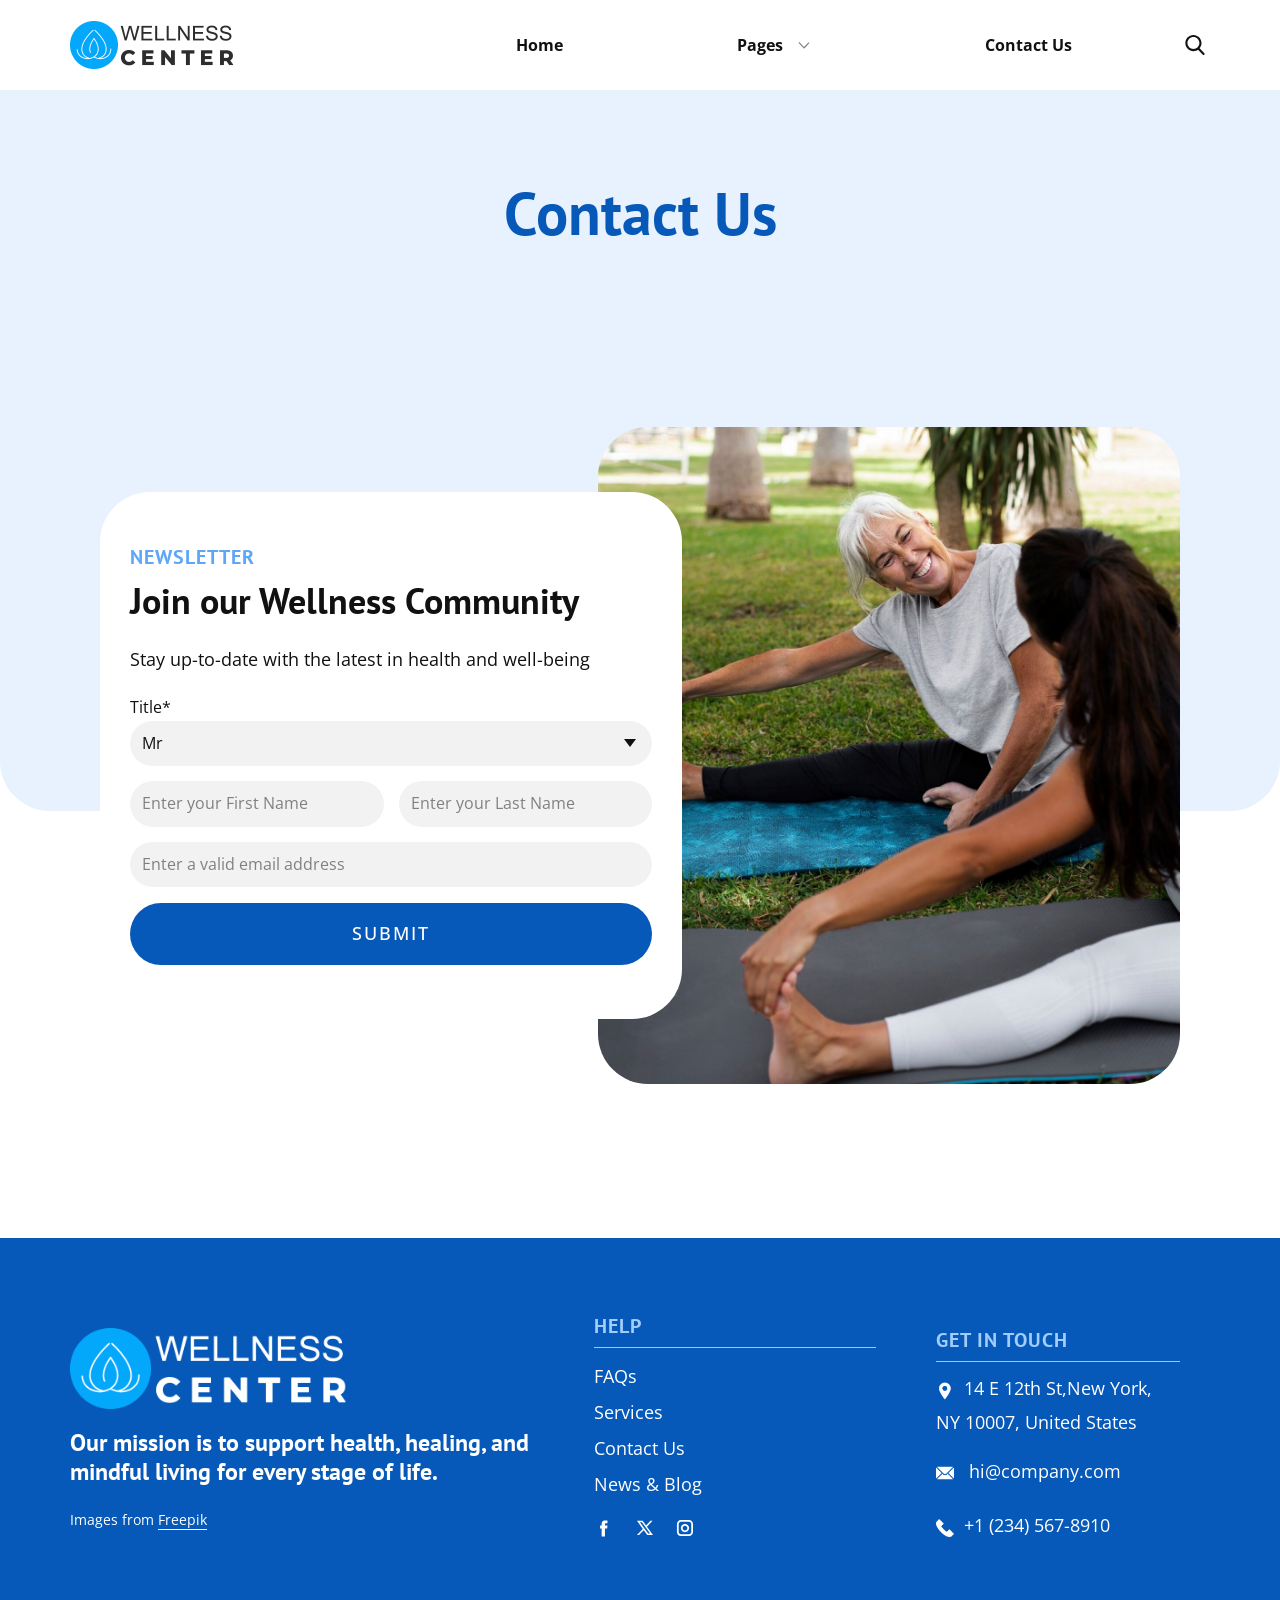
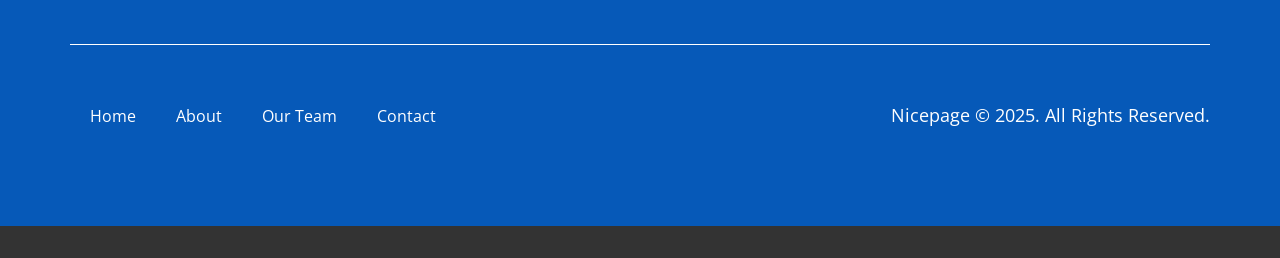
<file: Contact.html>
<!DOCTYPE html>
<html style="font-size: 16px;" lang="en"><head>
    <meta name="viewport" content="width=device-width, initial-scale=1.0">
    <meta charset="utf-8">
    <meta name="keywords" content="Contact Us">
    <meta name="description" content="">
    <title>Contact</title>
    <link rel="stylesheet" href="nicepage.css" media="screen">
<link rel="stylesheet" href="Contact.css" media="screen">
    <script class="u-script" type="text/javascript" src="jquery.js" defer=""></script>
    <script class="u-script" type="text/javascript" src="nicepage.js" defer=""></script>
    <meta name="generator" content="Nicepage 8.3.6, nicepage.com">
    
    
    
    
    <link id="u-page-google-font" rel="stylesheet" href="https://fonts.googleapis.com/css2?display=swap&amp;family=PT+Sans:ital,wght@0,400;0,700;1,400;1,700&amp;family=Open+Sans:ital,wght@0,300;0,400;0,500;0,600;0,700;0,800;1,300;1,400;1,500;1,600;1,700;1,800">
    <script type="application/ld+json">{
		"@context": "http://schema.org",
		"@type": "Organization",
		"name": "",
		"logo": "images/logo-black.png",
		"sameAs": [
				"https://facebook.com/name",
				"https://twitter.com/name",
				"https://instagram.com/name"
		]
}</script>
    <meta name="theme-color" content="#0659b8">
    <meta name="twitter:site" content="@">
    <meta name="twitter:card" content="summary_large_image">
    <meta name="twitter:title" content="Contact">
    <meta name="twitter:description" content="">
    <meta property="og:title" content="Contact">
    <meta property="og:type" content="website">
  <meta name="referrer" content="origin"><meta data-intl-tel-input-cdn-path="intlTelInput/"></head>
  <body data-path-to-root="./" data-include-products="false" class="u-body u-clearfix u-xl-mode" data-lang="en"><header class="u-clearfix u-header u-header" id="header"><div class="u-clearfix u-sheet u-valign-middle u-valign-middle-xxl u-sheet-1">
        <a href="#" class="u-image u-logo u-image-1" data-image-width="656" data-image-height="192">
          <img src="images/logo-black.png" class="u-logo-image u-logo-image-1">
        </a>
        <nav class="u-dropdown-icon u-menu u-menu-dropdown u-offcanvas u-menu-1" role="navigation" aria-label="Menu navigation">
          <div class="menu-collapse" style="font-size: 1rem; letter-spacing: 0px; font-weight: 700;">
            <a class="u-button-style u-custom-left-right-menu-spacing u-custom-padding-bottom u-custom-text-hover-color u-custom-top-bottom-menu-spacing u-hamburger-link u-nav-link u-text-active-palette-1-base u-text-hover-palette-2-base" href="#" tabindex="-1" aria-label="Open menu" aria-controls="261f">
              <svg class="u-svg-link" viewBox="0 0 24 24"><use xlink:href="#menu-hamburger"></use></svg>
              <svg class="u-svg-content" version="1.1" id="menu-hamburger" viewBox="0 0 16 16" x="0px" y="0px" xmlns:xlink="http://www.w3.org/1999/xlink" xmlns="http://www.w3.org/2000/svg"><g><rect y="1" width="16" height="2"></rect><rect y="7" width="16" height="2"></rect><rect y="13" width="16" height="2"></rect>
</g></svg>
            </a>
          </div>
          <div class="u-custom-menu u-nav-container">
            <ul class="u-nav u-unstyled u-nav-1" role="menubar"><li role="none" class="u-nav-item"><a role="menuitem" class="u-button-style u-nav-link u-text-active-palette-1-base u-text-hover-palette-1-base u-nav-link-2" href="./">Home</a>
</li><li role="none" class="u-nav-item"><a tabindex="-1" role="menuitem" class="u-button-style u-nav-link u-text-active-palette-1-base u-text-hover-palette-1-base u-nav-link-2" aria-haspopup="true" aria-current="page">Pages</a><div class="u-nav-popup"><ul role="menu" class="u-h-spacing-20 u-nav u-unstyled u-v-spacing-10" aria-label="Pages menu"><li role="none" class="u-nav-item"><a role="menuitem" class="u-active-palette-1-base u-button-style u-grey-5 u-hover-palette-1-base u-nav-link" href="About.html">About Us</a>
</li><li role="none" class="u-nav-item"><a tabindex="-1" role="menuitem" class="u-active-palette-1-base u-button-style u-grey-5 u-hover-palette-1-base u-nav-link" href="#">Our Team</a>
</li><li role="none" class="u-nav-item"><a role="menuitem" class="u-active-palette-1-base u-button-style u-grey-5 u-hover-palette-1-base u-nav-link" href="FAQ-Page.html">FAQ</a>
</li></ul>
</div>
</li><li role="none" class="u-nav-item"><a tabindex="-1" role="menuitem" class="u-button-style u-nav-link u-text-active-palette-1-base u-text-hover-palette-1-base u-nav-link-2" href="#">Contact Us</a>
</li></ul>
          </div>
          <div class="u-custom-menu u-nav-container-collapse" id="261f" role="region" aria-label="Menu panel">
            <div class="u-black u-container-style u-inner-container-layout u-opacity u-opacity-95 u-sidenav">
              <div class="u-inner-container-layout u-sidenav-overflow">
                <div class="u-menu-close" tabindex="-1" aria-label="Close menu"></div>
                <ul class="u-align-center u-nav u-popupmenu-items u-unstyled u-nav-3" role="menubar"><li role="none" class="u-nav-item"><a role="menuitem" class="u-button-style u-nav-link" href="./">Home</a>
</li><li role="none" class="u-nav-item"><a tabindex="-1" role="menuitem" class="u-button-style u-nav-link" aria-haspopup="true" aria-current="page">Pages</a><div class="u-nav-popup"><ul role="menu" class="u-h-spacing-20 u-nav u-unstyled u-v-spacing-10" aria-label="Pages menu"><li role="none" class="u-nav-item"><a role="menuitem" class="u-button-style u-nav-link" href="About.html">About Us</a>
</li><li role="none" class="u-nav-item"><a tabindex="-1" role="menuitem" class="u-button-style u-nav-link" href="#">Our Team</a>
</li><li role="none" class="u-nav-item"><a role="menuitem" class="u-button-style u-nav-link" href="FAQ-Page.html">FAQ</a>
</li></ul>
</div>
</li><li role="none" class="u-nav-item"><a tabindex="-1" role="menuitem" class="u-button-style u-nav-link" href="#">Contact Us</a>
</li></ul>
              </div>
            </div>
            <div class="u-black u-menu-overlay u-opacity u-opacity-70"></div>
          </div>
        </nav>
        <form action="#" class="u-search u-search-layout-icon u-search-left u-search-1" data-search-token="no-license" data-href="search/search.html" data-page-id="200617781">
          <div class="u-search-overlay"></div>
          <button class="u-search-button" type="submit"><span class="u-search-icon u-search-icon-1">
              <svg class="u-svg-link" preserveAspectRatio="xMidYMin slice" viewBox="0 0 56.966 56.966"><use xlink:href="#svg-8e85"></use></svg>
              <svg xmlns="http://www.w3.org/2000/svg" xmlns:xlink="http://www.w3.org/1999/xlink" version="1.1" id="svg-8e85" x="0px" y="0px" viewBox="0 0 56.966 56.966" style="enable-background:new 0 0 56.966 56.966;" xml:space="preserve" class="u-svg-content"><path d="M55.146,51.887L41.588,37.786c3.486-4.144,5.396-9.358,5.396-14.786c0-12.682-10.318-23-23-23s-23,10.318-23,23  s10.318,23,23,23c4.761,0,9.298-1.436,13.177-4.162l13.661,14.208c0.571,0.593,1.339,0.92,2.162,0.92  c0.779,0,1.518-0.297,2.079-0.837C56.255,54.982,56.293,53.08,55.146,51.887z M23.984,6c9.374,0,17,7.626,17,17s-7.626,17-17,17  s-17-7.626-17-17S14.61,6,23.984,6z"></path></svg></span>
          </button>
          <input class="u-search-input" type="search" name="search" value="" placeholder="Search">
        </form>
      </div></header>
    <section class="u-clearfix u-container-align-center u-palette-1-light-3 u-section-1" id="block-1">
      <div class="u-clearfix u-sheet u-valign-middle u-sheet-1">
        <h2 class="u-align-center u-text u-text-default u-text-1">Contact Us</h2>
      </div>
    </section>
    <section class="u-align-center u-clearfix u-container-align-center u-container-align-center-lg u-container-align-center-md u-container-align-center-sm u-container-align-center-xl u-valign-top-xl u-valign-top-xs u-white u-section-2" id="block-2">
      <div class="u-expanded-width u-palette-1-light-3 u-radius u-shape u-shape-round u-shape-1" data-animation-name="flipIn" data-animation-duration="1000" data-animation-delay="250" data-animation-direction="X"></div>
      <div class="u-container-style u-group u-group-1">
        <div class="u-container-layout u-valign-middle-lg u-container-layout-1">
          <img src="images/friends-doing-yoga-together-park_23-2149891878.jpg" class="custom-expanded u-align-left u-image u-image-round u-radius u-image-1" data-image-width="1333" data-image-height="2000" data-animation-name="customAnimationIn" data-animation-duration="1500" data-animation-delay="500">
          <div class="u-align-center u-container-align-center u-container-align-left u-container-style u-group u-radius u-shape-round u-white u-group-2" data-animation-name="customAnimationIn" data-animation-duration="1500" data-animation-delay="500">
            <div class="u-container-layout u-valign-middle u-container-layout-2">
              <h5 class="u-align-left u-text u-text-palette-1-light-1 u-text-1">newsletter</h5>
              <h3 class="u-align-left u-text u-text-2"> Join our Wellness Community</h3>
              <p class="u-align-left u-text u-text-3"> Stay up-to-date with the latest in health and well-being</p>
              <div class="u-expanded-width u-form u-form-1">
                <form action="https://service.nicepagesrv.com/form/v4/form-process" class="u-clearfix u-form-spacing-15 u-form-vertical u-inner-form" style="" source="email" name="form">
                  <div class="u-form-group u-form-select u-label-top u-form-group-1">
                    <label for="select-f6af" class="u-label">Title*</label>
                    <div class="u-form-select-wrapper">
                      <select id="select-f6af" name="select" class="u-border-none u-grey-5 u-input u-input-rectangle u-radius u-input-1">
                        <option data-calc="1" value="1">Mr</option>
                        <option value="Mrs" data-calc="">Mrs</option>
                      </select>
                      <svg class="u-caret u-caret-svg" version="1.1" id="Layer_1" xmlns="http://www.w3.org/2000/svg" xmlns:xlink="http://www.w3.org/1999/xlink" x="0px" y="0px" width="16px" height="16px" viewBox="0 0 16 16" style="fill:currentColor;" xml:space="preserve"><polygon class="st0" points="8,12 2,4 14,4 "></polygon></svg>
                    </div>
                  </div>
                  <div class="u-form-group u-form-name u-form-partition-factor-2 u-label-top u-form-group-2">
                    <label for="first-name-e061" class="u-form-control-hidden u-label"></label>
                    <input type="text" placeholder="Enter your First Name" id="first-name-e061" name="name-1" class="u-border-none u-grey-5 u-input u-input-rectangle u-radius u-input-2" required="">
                  </div>
                  <div class="u-form-group u-form-name u-form-partition-factor-2 u-label-top u-form-group-3">
                    <label for="last-name-e061" class="u-form-control-hidden u-label"></label>
                    <input type="text" placeholder="Enter your Last Name" id="last-name-e061" name="name-2" class="u-border-none u-grey-5 u-input u-input-rectangle u-radius u-input-3" required="">
                  </div>
                  <div class="u-form-email u-form-group u-label-top">
                    <label for="email-5a14" class="u-form-control-hidden u-label">Email</label>
                    <input type="email" placeholder="Enter a valid email address" id="email-5a14" name="email" class="u-border-none u-grey-5 u-input u-input-rectangle u-radius u-input-4" required="">
                  </div>
                  <div class="u-align-center u-form-group u-form-submit u-label-top">
                    <a href="#" class="u-active-grey-90 u-border-none u-btn u-btn-round u-btn-submit u-button-style u-hover-grey-90 u-palette-1-base u-radius u-text-active-white u-text-hover-white u-btn-1">Submit</a>
                    <input type="submit" value="submit" class="u-form-control-hidden">
                  </div>
                  <div class="u-form-send-message u-form-send-success">Thank you! Your message has been sent.</div>
                  <div class="u-form-send-error u-form-send-message">Unable to send your message. Please fix errors then try again.</div>
                  <input type="hidden" value="" name="recaptchaResponse">
                  <input type="hidden" name="formServices" value="">
                </form>
              </div>
            </div>
          </div>
        </div>
      </div>
      <p class="u-text u-text-default u-text-4" data-animation-name="customAnimationIn" data-animation-duration="1000" data-animation-delay="0">Image from <a href="https://www.freepik.com" class="u-border-1 u-border-active-palette-2-base u-border-grey-75 u-border-hover-palette-2-base u-border-no-left u-border-no-right u-border-no-top u-btn u-button-link u-button-style u-none u-text-body-color u-btn-2">Freepik</a>
      </p>
    </section>
    
    
    
    <footer class="u-align-center-sm u-align-center-xs u-clearfix u-container-align-center u-footer u-palette-1-base" id="footer"><div class="u-clearfix u-sheet u-valign-middle u-sheet-1">
        <div class="data-layout-selected u-clearfix u-expanded-width u-layout-wrap u-layout-wrap-1">
          <div class="u-gutter-0 u-layout">
            <div class="u-layout-row">
              <div class="u-container-align-left u-container-style u-layout-cell u-shape-rectangle u-size-26-lg u-size-26-xl u-size-26-xxl u-size-40-md u-size-40-sm u-size-40-xs u-layout-cell-1">
                <div class="u-container-layout u-valign-top u-container-layout-1">
                  <a href="" class="u-image u-logo u-image-1" data-image-width="656" data-image-height="192">
                    <img src="images/logo-white-1.png" class="u-logo-image u-logo-image-1">
                  </a>
                  <h4 class="u-align-left u-text u-text-default u-text-1"> Our mission is to support health, healing, and mindful living for every stage of life.</h4>
                  <p class="u-align-left u-text u-text-2">Images from <a href="https://www.freepik.com/" class="u-active-none u-border-1 u-border-active-palette-1-base u-border-hover-palette-1-base u-border-no-left u-border-no-right u-border-no-top u-border-white u-btn u-button-link u-button-style u-hover-none u-none u-text-body-alt-color u-btn-1" target="_blank" data-animation-name="" data-animation-duration="0" data-animation-delay="0" data-animation-direction="">Freepik</a>
                  </p>
                </div>
              </div>
              <div class="u-container-style u-layout-cell u-shape-rectangle u-size-18-lg u-size-18-xl u-size-18-xxl u-size-20-md u-size-20-sm u-size-20-xs u-layout-cell-2">
                <div class="u-container-layout u-valign-top u-container-layout-2">
                  <h5 class="u-align-left u-text u-text-3"> Help</h5>
                  <div class="u-align-left u-border-1 u-border-grey-25 u-border-no-bottom u-border-no-left u-expanded-width u-line u-line-horizontal u-line-1"></div>
                  <p class="u-align-left u-text u-text-4">
                    <a href="#" class="u-active-none u-border-1 u-border-active-white u-border-hover-white u-border-no-left u-border-no-right u-border-no-top u-btn u-button-link u-button-style u-hover-none u-none u-text-active-grey-10 u-text-body-alt-color u-text-hover-grey-10 u-btn-2" title="#" data-animation-name="" data-animation-duration="0" data-animation-delay="0" data-animation-direction=""> FAQs</a>
                    <a href="#" class="u-active-none u-border-1 u-border-active-white u-border-hover-white u-border-no-left u-border-no-right u-border-no-top u-btn u-button-link u-button-style u-hover-none u-none u-text-active-grey-10 u-text-body-alt-color u-text-hover-grey-10 u-btn-3" title="#" data-animation-name="" data-animation-duration="0" data-animation-delay="0" data-animation-direction="">
                      <br>Services
                    </a>
                    <br>
                    <a href="#" class="u-active-none u-border-1 u-border-active-white u-border-hover-white u-border-no-left u-border-no-right u-border-no-top u-btn u-button-link u-button-style u-hover-none u-none u-text-active-grey-10 u-text-body-alt-color u-text-hover-grey-10 u-btn-4" title="#" data-animation-name="" data-animation-duration="0" data-animation-delay="0" data-animation-direction=""> Contact Us<br>
                    </a>
                    <a href="#" class="u-active-none u-border-1 u-border-active-white u-border-hover-white u-border-no-left u-border-no-right u-border-no-top u-btn u-button-link u-button-style u-hover-none u-none u-text-active-grey-10 u-text-body-alt-color u-text-hover-grey-10 u-btn-5" data-animation-name="" data-animation-duration="0" data-animation-delay="0" data-animation-direction=""> News &amp; Blog</a>
                    <br>
                  </p>
                  <div class="u-social-icons u-social-icons-1">
                    <a class="u-social-url" title="facebook" target="_blank" href="https://facebook.com/name"><span class="u-icon u-social-facebook u-social-icon u-text-white u-icon-1"><svg class="u-svg-link" preserveAspectRatio="xMidYMin slice" viewBox="0 0 112 112" style=""><use xlink:href="#svg-58df"></use></svg><svg class="u-svg-content" viewBox="0 0 112 112" x="0" y="0" id="svg-58df"><path fill="currentColor" d="M75.5,28.8H65.4c-1.5,0-4,0.9-4,4.3v9.4h13.9l-1.5,15.8H61.4v45.1H42.8V58.3h-8.8V42.4h8.8V32.2
c0-7.4,3.4-18.8,18.8-18.8h13.8v15.4H75.5z"></path></svg></span>
                    </a>
                    <a class="u-social-url" title="twitter" target="_blank" href="https://twitter.com/name"><span class="u-icon u-social-icon u-social-twitter u-text-white u-icon-2"><svg class="u-svg-link" preserveAspectRatio="xMidYMin slice" viewBox="0 0 112.2 112.2" style=""><use xlink:href="#svg-e10a"></use></svg><svg class="u-svg-content" viewBox="0 0 112.2 112.2" x="0px" y="0px" id="svg-e10a"><path d="M67.1,49.1L98.6,16h-12L62,42L43.2,16H11l32.8,45.2L11,96h11.6l26.3-27.7L69.1,96H101L67.1,49.1z M55,61.9l-5.1-7L27.5,24.4
	h11.4l17.3,23.8l5.1,7.1l23.4,32.2H73.8L55,61.9z"></path></svg></span>
                    </a>
                    <a class="u-social-url" title="instagram" target="_blank" href="https://instagram.com/name"><span class="u-icon u-social-icon u-social-instagram u-text-white u-icon-3"><svg class="u-svg-link" preserveAspectRatio="xMidYMin slice" viewBox="0 0 112 112" style=""><use xlink:href="#svg-3bdf"></use></svg><svg class="u-svg-content" viewBox="0 0 112 112" x="0" y="0" id="svg-3bdf"><path fill="currentColor" d="M55.9,32.9c-12.8,0-23.2,10.4-23.2,23.2s10.4,23.2,23.2,23.2s23.2-10.4,23.2-23.2S68.7,32.9,55.9,32.9z
	 M55.9,69.4c-7.4,0-13.3-6-13.3-13.3c-0.1-7.4,6-13.3,13.3-13.3s13.3,6,13.3,13.3C69.3,63.5,63.3,69.4,55.9,69.4z"></path><path fill="currentColor" d="M78.2,11H33.5C21,11,10.8,21.3,10.8,33.7v44.7c0,12.6,10.2,22.8,22.7,22.8h44.7c12.6,0,22.7-10.2,22.7-22.7
	V33.7C100.8,21.1,90.6,11,78.2,11z M91,78.4c0,7.1-5.8,12.8-12.8,12.8H33.5c-7.1,0-12.8-5.8-12.8-12.8V33.7
	c0-7.1,5.8-12.8,12.8-12.8h44.7c7.1,0,12.8,5.8,12.8,12.8V78.4z"></path></svg></span>
                    </a>
                  </div>
                </div>
              </div>
              <div class="u-container-style u-layout-cell u-shape-rectangle u-size-16-lg u-size-16-xl u-size-16-xxl u-size-60-md u-size-60-sm u-size-60-xs u-layout-cell-3">
                <div class="u-container-layout u-valign-top u-container-layout-3">
                  <h5 class="u-align-left u-text u-text-5"> Get In Touch</h5>
                  <div class="u-align-left u-border-1 u-border-grey-25 u-border-no-bottom u-border-no-left u-expanded-width u-line u-line-horizontal u-line-2" data-animation-name="" data-animation-duration="0" data-animation-delay="0" data-animation-direction=""></div>
                  <p class="u-align-left u-text u-text-6"><span class="u-file-icon u-icon u-text-white u-icon-4"><img src="images/1-b26c8bb7.png" alt=""></span>&nbsp;​​​​14 E 12th St,New York, NY 10007, United States
                  </p>
                  <p class="u-align-left u-text u-text-default u-text-7"><span class="u-file-icon u-icon u-text-white u-icon-5"><img src="images/2-a85e65c4.png" alt=""></span>&nbsp; <a href="mailto:hi@car.repair.com" class="u-active-none u-border-1 u-border-active-white u-border-hover-white u-border-no-left u-border-no-right u-border-no-top u-btn u-button-link u-button-style u-hover-none u-none u-text-active-grey-10 u-text-body-alt-color u-text-hover-grey-10 u-btn-6" data-animation-name="" data-animation-duration="0" data-animation-delay="0" data-animation-direction="">hi@company.com</a>
                  </p>
                  <p class="u-align-left u-text u-text-8">
                    <a href="tel:+12345678910" class="u-active-none u-border-1 u-border-active-white u-border-hover-white u-border-no-left u-border-no-right u-border-no-top u-btn u-button-link u-button-style u-hover-none u-none u-text-active-grey-10 u-text-body-alt-color u-text-hover-grey-10 u-btn-7" data-animation-name="" data-animation-duration="0" data-animation-delay="0" data-animation-direction=""><span class="u-file-icon u-icon u-text-white u-icon-6"><img src="images/3-c91f3b92.png" alt=""></span>&nbsp;​+1 (234) 567-8910
                    </a>
                  </p>
                </div>
              </div>
            </div>
          </div>
        </div>
        <div class="u-align-center u-border-1 u-border-white u-expanded-width u-line u-line-horizontal u-line-3"></div>
        <div class="data-layout-selected u-clearfix u-expanded-width u-layout-custom-xs u-layout-wrap u-layout-wrap-2">
          <div class="u-layout">
            <div class="u-layout-row">
              <div class="u-container-style u-layout-cell u-size-14-xs u-size-30-lg u-size-30-xl u-size-30-xxl u-size-60-md u-size-60-sm u-layout-cell-4">
                <div class="u-container-layout u-valign-middle u-container-layout-4">
                  <nav class="u-menu u-menu-dropdown u-offcanvas u-menu-1" data-responsive-from="XS" role="navigation">
                    <div class="menu-collapse">
                      <a class="u-button-style u-hamburger-link u-nav-link" aria-label="Open menu" aria-controls="e226" href="#">
                        <svg class="u-svg-link" viewBox="0 0 24 24"><use xlink:href="#svg-23e0"></use></svg>
                        <svg class="u-svg-content" version="1.1" id="svg-23e0" viewBox="0 0 16 16" x="0px" y="0px" xmlns:xlink="http://www.w3.org/1999/xlink" xmlns="http://www.w3.org/2000/svg"><g><rect y="1" width="16" height="2"></rect><rect y="7" width="16" height="2"></rect><rect y="13" width="16" height="2"></rect>
</g></svg>
                      </a>
                    </div>
                    <div class="u-custom-menu u-nav-container">
                      <ul class="u-nav u-unstyled" role="menubar"><li class="u-nav-item" role="none"><a class="u-button-style u-nav-link" href="#" tabindex="-1" role="menuitem" aria-haspopup="true" aria-expanded="false">Home</a>
</li><li class="u-nav-item" role="none"><a class="u-button-style u-nav-link" href="#" tabindex="-1" role="menuitem">About</a>
</li><li class="u-nav-item" role="none"><a class="u-button-style u-nav-link" href="#" tabindex="-1" role="menuitem">Our Team</a>
</li><li class="u-nav-item" role="none"><a class="u-button-style u-nav-link" href="#" tabindex="-1" role="menuitem">Contact</a>
</li></ul>
                    </div>
                    <div id="e226" role="region" aria-label="Menu panel" class="u-custom-menu u-nav-container-collapse">
                      <div class="u-black u-container-style u-inner-container-layout u-opacity u-opacity-95 u-sidenav">
                        <div class="u-inner-container-layout u-sidenav-overflow">
                          <div class="u-menu-close" aria-label="Close menu"></div>
                          <ul class="u-align-center u-nav u-popupmenu-items u-unstyled u-nav-2"><li class="u-nav-item"><a class="u-button-style u-nav-link" href="#">Home</a>
</li><li class="u-nav-item"><a class="u-button-style u-nav-link" href="#">About</a>
</li><li class="u-nav-item"><a class="u-button-style u-nav-link" href="#">Our Team</a>
</li><li class="u-nav-item"><a class="u-button-style u-nav-link" href="#">Contact</a>
</li></ul>
                        </div>
                      </div>
                      <div class="u-black u-menu-overlay u-opacity u-opacity-70"></div>
                    </div>
                    <style class="menu-style">@media (max-width: 539px) {
                    [data-responsive-from="XS"] .u-nav-container {
                        display: none;
                    }
                    [data-responsive-from="XS"] .menu-collapse {
                        display: block;
                    }
                }</style>
                  </nav>
                </div>
              </div>
              <div class="u-container-align-left-md u-container-align-left-sm u-container-align-left-xs u-container-align-right-lg u-container-align-right-xl u-container-align-right-xxl u-container-style u-layout-cell u-size-30-lg u-size-30-xl u-size-30-xxl u-size-46-xs u-size-60-md u-size-60-sm u-layout-cell-5">
                <div class="u-container-layout u-valign-middle u-container-layout-5">
                  <p class="u-align-left-md u-align-left-sm u-align-left-xs u-align-right-lg u-align-right-xl u-align-right-xxl u-text u-text-default u-text-9">Nicepage © 2025. All Rights Reserved.</p>
                </div>
              </div>
            </div>
          </div>
        </div>
      </div></footer>
    <section class="u-backlink u-clearfix u-grey-80"></section>
  
</body></html>
</file>
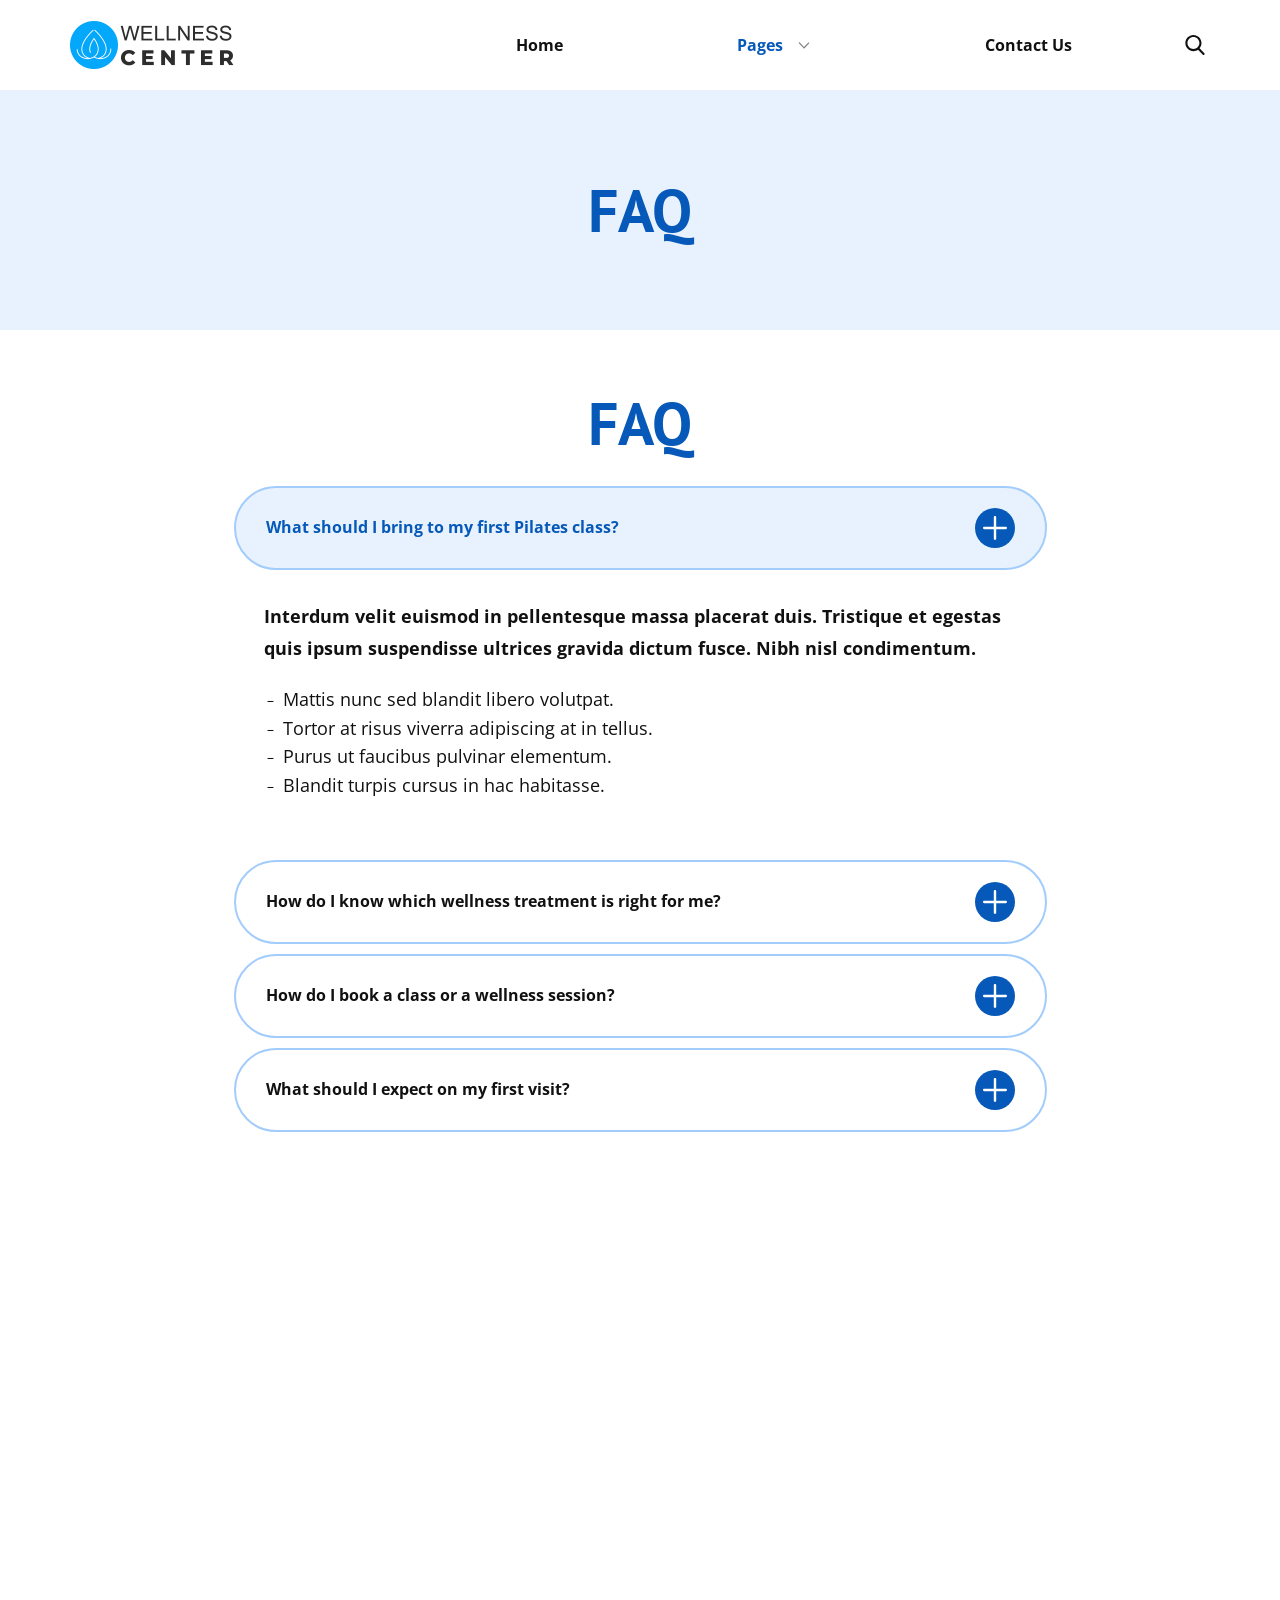
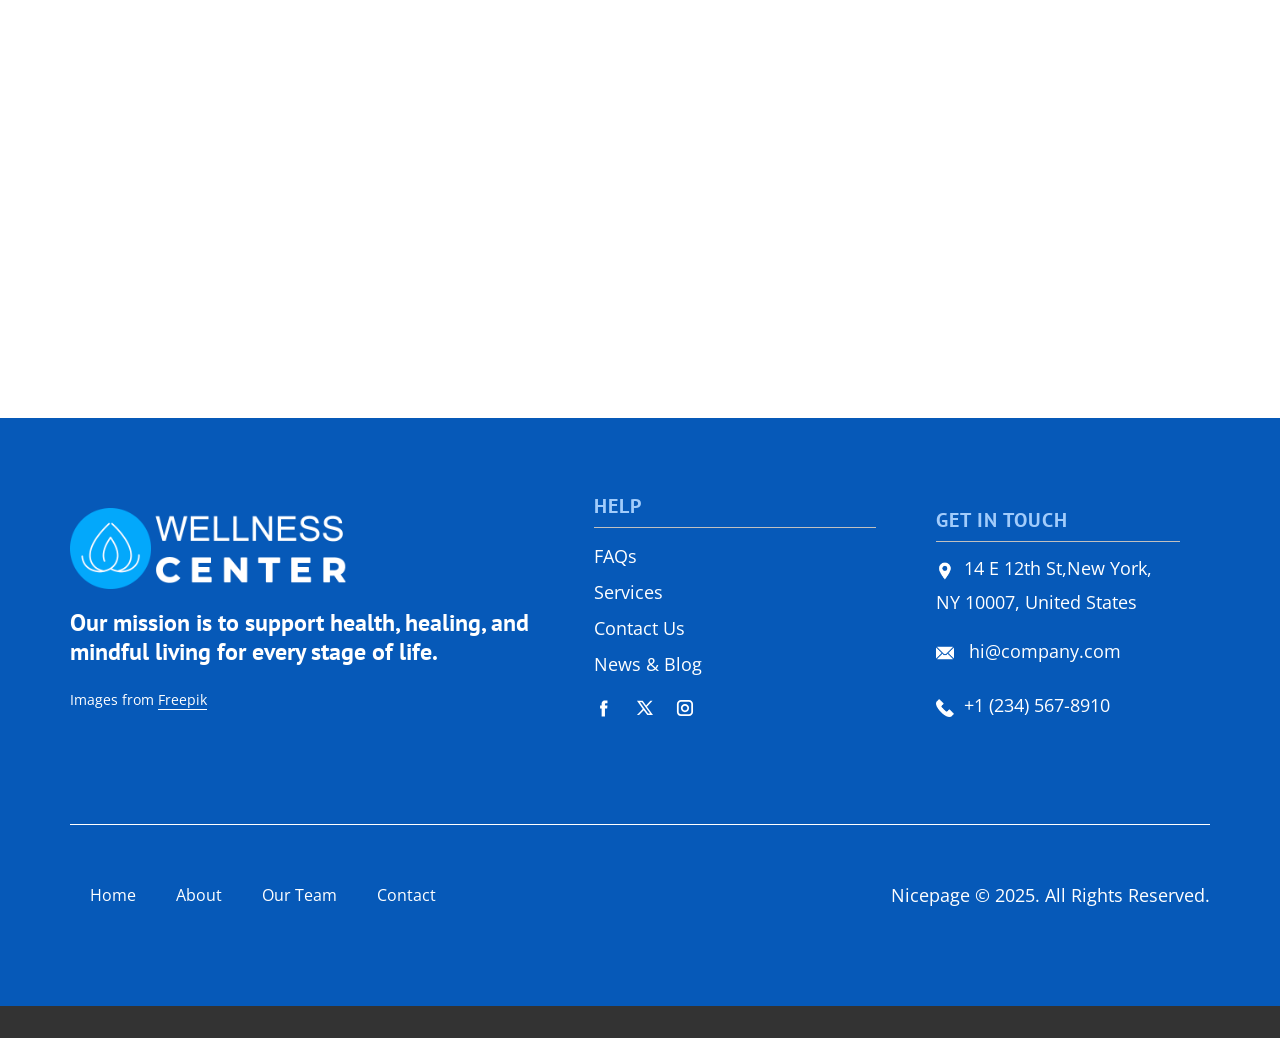
<file: FAQ-Page.html>
<!DOCTYPE html>
<html style="font-size: 16px;" lang="en"><head>
    <meta name="viewport" content="width=device-width, initial-scale=1.0">
    <meta charset="utf-8">
    <meta name="keywords" content="FAQ, FAQ, ​Tell us more">
    <meta name="description" content="">
    <title>FAQ Page</title>
    <link rel="stylesheet" href="nicepage.css" media="screen">
<link rel="stylesheet" href="FAQ-Page.css" media="screen">
    <script class="u-script" type="text/javascript" src="jquery.js" defer=""></script>
    <script class="u-script" type="text/javascript" src="nicepage.js" defer=""></script>
    <meta name="generator" content="Nicepage 8.3.6, nicepage.com">
    
    
    
    
    
    <link id="u-page-google-font" rel="stylesheet" href="https://fonts.googleapis.com/css2?display=swap&amp;family=PT+Sans:ital,wght@0,400;0,700;1,400;1,700&amp;family=Open+Sans:ital,wght@0,300;0,400;0,500;0,600;0,700;0,800;1,300;1,400;1,500;1,600;1,700;1,800">
    <script type="application/ld+json">{
		"@context": "http://schema.org",
		"@type": "Organization",
		"name": "",
		"logo": "images/logo-black.png",
		"sameAs": [
				"https://facebook.com/name",
				"https://twitter.com/name",
				"https://instagram.com/name"
		]
}</script>
    <meta name="theme-color" content="#0659b8">
    <meta name="twitter:site" content="@">
    <meta name="twitter:card" content="summary_large_image">
    <meta name="twitter:title" content="FAQ Page">
    <meta name="twitter:description" content="">
    <meta property="og:title" content="FAQ Page">
    <meta property="og:type" content="website">
  <meta data-intl-tel-input-cdn-path="intlTelInput/"></head>
  <body data-path-to-root="./" data-include-products="false" class="u-body u-clearfix u-xl-mode" data-lang="en"><header class="u-clearfix u-header u-header" id="header"><div class="u-clearfix u-sheet u-valign-middle u-valign-middle-xxl u-sheet-1">
        <a href="#" class="u-image u-logo u-image-1" data-image-width="656" data-image-height="192">
          <img src="images/logo-black.png" class="u-logo-image u-logo-image-1">
        </a>
        <nav class="u-dropdown-icon u-menu u-menu-dropdown u-offcanvas u-menu-1" role="navigation" aria-label="Menu navigation">
          <div class="menu-collapse" style="font-size: 1rem; letter-spacing: 0px; font-weight: 700;">
            <a class="u-button-style u-custom-left-right-menu-spacing u-custom-padding-bottom u-custom-text-hover-color u-custom-top-bottom-menu-spacing u-hamburger-link u-nav-link u-text-active-palette-1-base u-text-hover-palette-2-base" href="#" tabindex="-1" aria-label="Open menu" aria-controls="261f">
              <svg class="u-svg-link" viewBox="0 0 24 24"><use xlink:href="#menu-hamburger"></use></svg>
              <svg class="u-svg-content" version="1.1" id="menu-hamburger" viewBox="0 0 16 16" x="0px" y="0px" xmlns:xlink="http://www.w3.org/1999/xlink" xmlns="http://www.w3.org/2000/svg"><g><rect y="1" width="16" height="2"></rect><rect y="7" width="16" height="2"></rect><rect y="13" width="16" height="2"></rect>
</g></svg>
            </a>
          </div>
          <div class="u-custom-menu u-nav-container">
            <ul class="u-nav u-unstyled u-nav-1" role="menubar"><li role="none" class="u-nav-item"><a role="menuitem" class="u-button-style u-nav-link u-text-active-palette-1-base u-text-hover-palette-1-base u-nav-link-2" href="./">Home</a>
</li><li role="none" class="u-nav-item"><a tabindex="-1" role="menuitem" class="u-button-style u-nav-link u-text-active-palette-1-base u-text-hover-palette-1-base u-nav-link-2" aria-haspopup="true" aria-current="page">Pages</a><div class="u-nav-popup"><ul role="menu" class="u-h-spacing-20 u-nav u-unstyled u-v-spacing-10" aria-label="Pages menu"><li role="none" class="u-nav-item"><a role="menuitem" class="u-active-palette-1-base u-button-style u-grey-5 u-hover-palette-1-base u-nav-link" href="About.html">About Us</a>
</li><li role="none" class="u-nav-item"><a tabindex="-1" role="menuitem" class="u-active-palette-1-base u-button-style u-grey-5 u-hover-palette-1-base u-nav-link" href="#">Our Team</a>
</li><li role="none" class="u-nav-item"><a role="menuitem" class="u-active-palette-1-base u-button-style u-grey-5 u-hover-palette-1-base u-nav-link" href="FAQ-Page.html">FAQ</a>
</li></ul>
</div>
</li><li role="none" class="u-nav-item"><a tabindex="-1" role="menuitem" class="u-button-style u-nav-link u-text-active-palette-1-base u-text-hover-palette-1-base u-nav-link-2" href="#">Contact Us</a>
</li></ul>
          </div>
          <div class="u-custom-menu u-nav-container-collapse" id="261f" role="region" aria-label="Menu panel">
            <div class="u-black u-container-style u-inner-container-layout u-opacity u-opacity-95 u-sidenav">
              <div class="u-inner-container-layout u-sidenav-overflow">
                <div class="u-menu-close" tabindex="-1" aria-label="Close menu"></div>
                <ul class="u-align-center u-nav u-popupmenu-items u-unstyled u-nav-3" role="menubar"><li role="none" class="u-nav-item"><a role="menuitem" class="u-button-style u-nav-link" href="./">Home</a>
</li><li role="none" class="u-nav-item"><a tabindex="-1" role="menuitem" class="u-button-style u-nav-link" aria-haspopup="true" aria-current="page">Pages</a><div class="u-nav-popup"><ul role="menu" class="u-h-spacing-20 u-nav u-unstyled u-v-spacing-10" aria-label="Pages menu"><li role="none" class="u-nav-item"><a role="menuitem" class="u-button-style u-nav-link" href="About.html">About Us</a>
</li><li role="none" class="u-nav-item"><a tabindex="-1" role="menuitem" class="u-button-style u-nav-link" href="#">Our Team</a>
</li><li role="none" class="u-nav-item"><a role="menuitem" class="u-button-style u-nav-link" href="FAQ-Page.html">FAQ</a>
</li></ul>
</div>
</li><li role="none" class="u-nav-item"><a tabindex="-1" role="menuitem" class="u-button-style u-nav-link" href="#">Contact Us</a>
</li></ul>
              </div>
            </div>
            <div class="u-black u-menu-overlay u-opacity u-opacity-70"></div>
          </div>
        </nav>
        <form action="#" class="u-search u-search-layout-icon u-search-left u-search-1" data-search-token="no-license" data-href="search/search.html" data-page-id="200617781">
          <div class="u-search-overlay"></div>
          <button class="u-search-button" type="submit"><span class="u-search-icon u-search-icon-1">
              <svg class="u-svg-link" preserveAspectRatio="xMidYMin slice" viewBox="0 0 56.966 56.966"><use xlink:href="#svg-8e85"></use></svg>
              <svg xmlns="http://www.w3.org/2000/svg" xmlns:xlink="http://www.w3.org/1999/xlink" version="1.1" id="svg-8e85" x="0px" y="0px" viewBox="0 0 56.966 56.966" style="enable-background:new 0 0 56.966 56.966;" xml:space="preserve" class="u-svg-content"><path d="M55.146,51.887L41.588,37.786c3.486-4.144,5.396-9.358,5.396-14.786c0-12.682-10.318-23-23-23s-23,10.318-23,23  s10.318,23,23,23c4.761,0,9.298-1.436,13.177-4.162l13.661,14.208c0.571,0.593,1.339,0.92,2.162,0.92  c0.779,0,1.518-0.297,2.079-0.837C56.255,54.982,56.293,53.08,55.146,51.887z M23.984,6c9.374,0,17,7.626,17,17s-7.626,17-17,17  s-17-7.626-17-17S14.61,6,23.984,6z"></path></svg></span>
          </button>
          <input class="u-search-input" type="search" name="search" value="" placeholder="Search">
        </form>
      </div></header>
    <section class="u-clearfix u-container-align-center u-palette-1-light-3 u-section-1" id="block-1">
      <div class="u-clearfix u-sheet u-valign-middle u-sheet-1">
        <h2 class="u-align-center u-text u-text-default u-text-1">FAQ</h2>
      </div>
    </section>
    <section class="u-clearfix u-container-align-center u-section-2" id="block-2">
      <div class="u-clearfix u-sheet u-valign-middle u-sheet-1">
        <h2 class="u-align-center u-text u-text-default u-text-1">FAQ</h2>
        <div class="u-accordion u-spacing-10 u-accordion-1" role="tablist">
          <div class="u-accordion-item u-accordion-item-1">
            <a class="active u-accordion-link u-active-palette-1-light-3 u-border-2 u-border-active-palette-1-light-2 u-border-hover-palette-1-light-2 u-border-palette-1-light-2 u-btn-round u-button-style u-radius u-text-active-palette-1-base u-text-body-color u-accordion-link-1" id="link-accordion-7c0e" aria-controls="accordion-7c0e" aria-selected="true" role="tab"><span class="u-accordion-link-text"> What should I bring to my first Pilates class?<br></span><span class="u-accordion-link-icon u-icon u-icon-circle u-palette-1-base u-text-white u-icon-1"><svg class="u-svg-link" preserveAspectRatio="xMidYMin slice" viewBox="0 0 426.66667 426.66667" style=""><use xlink:href="#svg-347e"></use></svg><svg class="u-svg-content" viewBox="0 0 426.66667 426.66667" id="svg-347e"><path d="m405.332031 192h-170.664062v-170.667969c0-11.773437-9.558594-21.332031-21.335938-21.332031-11.773437 0-21.332031 9.558594-21.332031 21.332031v170.667969h-170.667969c-11.773437 0-21.332031 9.558594-21.332031 21.332031 0 11.777344 9.558594 21.335938 21.332031 21.335938h170.667969v170.664062c0 11.777344 9.558594 21.335938 21.332031 21.335938 11.777344 0 21.335938-9.558594 21.335938-21.335938v-170.664062h170.664062c11.777344 0 21.335938-9.558594 21.335938-21.335938 0-11.773437-9.558594-21.332031-21.335938-21.332031zm0 0"></path></svg></span>
            </a>
            <div class="u-accordion-active u-accordion-pane u-align-left u-container-align-left u-container-style u-white u-accordion-pane-1" id="accordion-7c0e" aria-labelledby="link-accordion-7c0e" role="tabpanel">
              <div class="u-container-layout u-valign-top u-container-layout-1">
                <p class="u-text u-text-2">Interdum velit euismod in pellentesque massa placerat duis. Tristique et egestas quis ipsum suspendisse ultrices gravida dictum fusce. Nibh nisl condimentum.</p>
                <ul class="u-custom-list u-text u-text-3">
                  <li>
                    <div class="u-list-icon">
                      <div xmlns="http://www.w3.org/2000/svg" xmlns:xlink="http://www.w3.org/1999/xlink" version="1.1" xml:space="preserve" class="u-svg-content">–</div>
                    </div>Mattis nunc sed blandit libero volutpat. 
                  </li>
                  <li>
                    <div class="u-list-icon">
                      <div xmlns="http://www.w3.org/2000/svg" xmlns:xlink="http://www.w3.org/1999/xlink" version="1.1" xml:space="preserve" class="u-svg-content">–</div>
                    </div>Tortor at risus viverra adipiscing at in tellus. 
                  </li>
                  <li>
                    <div class="u-list-icon">
                      <div xmlns="http://www.w3.org/2000/svg" xmlns:xlink="http://www.w3.org/1999/xlink" version="1.1" xml:space="preserve" class="u-svg-content">–</div>
                    </div>Purus ut faucibus pulvinar elementum. 
                  </li>
                  <li>
                    <div class="u-list-icon">
                      <div xmlns="http://www.w3.org/2000/svg" xmlns:xlink="http://www.w3.org/1999/xlink" version="1.1" xml:space="preserve" class="u-svg-content">–</div>
                    </div>Blandit turpis cursus in hac habitasse. 
                  </li>
                </ul>
              </div>
            </div>
          </div>
          <div class="u-accordion-item u-accordion-item-2">
            <a class="u-accordion-link u-active-palette-1-light-3 u-border-2 u-border-active-palette-1-light-2 u-border-hover-palette-1-light-2 u-border-palette-1-light-2 u-btn-round u-button-style u-radius u-text-active-palette-1-base u-text-body-color u-accordion-link-2" id="link-accordion-05cb" aria-controls="accordion-05cb" aria-selected="false" role="tab"><span class="u-accordion-link-text"> How do I know which wellness treatment is right for me?</span><span class="u-accordion-link-icon u-icon u-icon-circle u-palette-1-base u-text-white u-icon-2"><svg class="u-svg-link" preserveAspectRatio="xMidYMin slice" viewBox="0 0 426.66667 426.66667" style=""><use xlink:href="#svg-ae03"></use></svg><svg class="u-svg-content" viewBox="0 0 426.66667 426.66667" id="svg-ae03"><path d="m405.332031 192h-170.664062v-170.667969c0-11.773437-9.558594-21.332031-21.335938-21.332031-11.773437 0-21.332031 9.558594-21.332031 21.332031v170.667969h-170.667969c-11.773437 0-21.332031 9.558594-21.332031 21.332031 0 11.777344 9.558594 21.335938 21.332031 21.335938h170.667969v170.664062c0 11.777344 9.558594 21.335938 21.332031 21.335938 11.777344 0 21.335938-9.558594 21.335938-21.335938v-170.664062h170.664062c11.777344 0 21.335938-9.558594 21.335938-21.335938 0-11.773437-9.558594-21.332031-21.335938-21.332031zm0 0"></path></svg></span>
            </a>
            <div class="u-accordion-pane u-align-left u-container-align-left u-container-style u-white u-accordion-pane-2" id="accordion-05cb" aria-labelledby="link-accordion-05cb" role="tabpanel">
              <div class="u-container-layout u-valign-top u-container-layout-2">
                <ul class="u-custom-list u-text u-text-4">
                  <li>
                    <div class="u-list-icon">
                      <div xmlns="http://www.w3.org/2000/svg" xmlns:xlink="http://www.w3.org/1999/xlink" version="1.1" xml:space="preserve" class="u-svg-content">–</div>
                    </div>Interdum velit euismod in pellentesque massa. 
                  </li>
                  <li>
                    <div class="u-list-icon">
                      <div xmlns="http://www.w3.org/2000/svg" xmlns:xlink="http://www.w3.org/1999/xlink" version="1.1" xml:space="preserve" class="u-svg-content">–</div>
                    </div>Tristique et egestas quis ipsum suspendisse ultrices gravidae. 
                  </li>
                  <li>
                    <div class="u-list-icon">
                      <div xmlns="http://www.w3.org/2000/svg" xmlns:xlink="http://www.w3.org/1999/xlink" version="1.1" xml:space="preserve" class="u-svg-content">–</div>
                    </div>Nibh nisl condimentum id venenatis a condimentum. 
                  </li>
                  <li>
                    <div class="u-list-icon">
                      <div xmlns="http://www.w3.org/2000/svg" xmlns:xlink="http://www.w3.org/1999/xlink" version="1.1" xml:space="preserve" class="u-svg-content">–</div>
                    </div>Diam volutpat commodo sed egestas egestas fringilla. 
                  </li>
                </ul>
              </div>
            </div>
          </div>
          <div class="u-accordion-item u-accordion-item-3">
            <a class="u-accordion-link u-active-palette-1-light-3 u-border-2 u-border-active-palette-1-light-2 u-border-hover-palette-1-light-2 u-border-palette-1-light-2 u-btn-round u-button-style u-radius u-text-active-palette-1-base u-text-body-color u-accordion-link-3" id="link-accordion-a6bb" aria-controls="accordion-a6bb" aria-selected="false" role="tab"><span class="u-accordion-link-text"> How do I book a class or a wellness session?</span><span class="u-accordion-link-icon u-icon u-icon-circle u-palette-1-base u-text-white u-icon-3"><svg class="u-svg-link" preserveAspectRatio="xMidYMin slice" viewBox="0 0 426.66667 426.66667" style=""><use xlink:href="#svg-a4a8"></use></svg><svg class="u-svg-content" viewBox="0 0 426.66667 426.66667" id="svg-a4a8"><path d="m405.332031 192h-170.664062v-170.667969c0-11.773437-9.558594-21.332031-21.335938-21.332031-11.773437 0-21.332031 9.558594-21.332031 21.332031v170.667969h-170.667969c-11.773437 0-21.332031 9.558594-21.332031 21.332031 0 11.777344 9.558594 21.335938 21.332031 21.335938h170.667969v170.664062c0 11.777344 9.558594 21.335938 21.332031 21.335938 11.777344 0 21.335938-9.558594 21.335938-21.335938v-170.664062h170.664062c11.777344 0 21.335938-9.558594 21.335938-21.335938 0-11.773437-9.558594-21.332031-21.335938-21.332031zm0 0"></path></svg></span>
            </a>
            <div class="u-accordion-pane u-align-left u-container-align-left u-container-style u-white u-accordion-pane-3" id="accordion-a6bb" aria-labelledby="link-accordion-a6bb" role="tabpanel">
              <div class="u-container-layout u-valign-top u-container-layout-3">
                <ul class="u-custom-list u-text u-text-5">
                  <li>
                    <div class="u-list-icon">
                      <div xmlns="http://www.w3.org/2000/svg" xmlns:xlink="http://www.w3.org/1999/xlink" version="1.1" xml:space="preserve" class="u-svg-content">–</div>
                    </div>Mattis nunc sed blandit libero volutpat. 
                  </li>
                  <li>
                    <div class="u-list-icon">
                      <div xmlns="http://www.w3.org/2000/svg" xmlns:xlink="http://www.w3.org/1999/xlink" version="1.1" xml:space="preserve" class="u-svg-content">–</div>
                    </div>Tortor at risus viverra adipiscing at in tellus. 
                  </li>
                  <li>
                    <div class="u-list-icon">
                      <div xmlns="http://www.w3.org/2000/svg" xmlns:xlink="http://www.w3.org/1999/xlink" version="1.1" xml:space="preserve" class="u-svg-content">–</div>
                    </div>Purus ut faucibus pulvinar elementum. 
                  </li>
                  <li>
                    <div class="u-list-icon">
                      <div xmlns="http://www.w3.org/2000/svg" xmlns:xlink="http://www.w3.org/1999/xlink" version="1.1" xml:space="preserve" class="u-svg-content">–</div>
                    </div>Blandit turpis cursus in hac habitasse.
                  </li>
                </ul>
              </div>
            </div>
          </div>
          <div class="u-accordion-item u-accordion-item-4">
            <a class="u-accordion-link u-active-palette-1-light-3 u-border-2 u-border-active-palette-1-light-2 u-border-hover-palette-1-light-2 u-border-palette-1-light-2 u-btn-round u-button-style u-radius u-text-active-palette-1-base u-text-body-color u-accordion-link-4" id="link-92f7" role="tab" aria-controls="92f7" aria-selected="false"><span class="u-accordion-link-text"> What should I expect on my first visit?</span><span class="u-accordion-link-icon u-icon u-icon-circle u-palette-1-base u-text-white u-icon-4"><svg class="u-svg-link" preserveAspectRatio="xMidYMin slice" viewBox="0 0 426.66667 426.66667" style=""><use xlink:href="#svg-40cf"></use></svg><svg class="u-svg-content" viewBox="0 0 426.66667 426.66667" id="svg-40cf"><path d="m405.332031 192h-170.664062v-170.667969c0-11.773437-9.558594-21.332031-21.335938-21.332031-11.773437 0-21.332031 9.558594-21.332031 21.332031v170.667969h-170.667969c-11.773437 0-21.332031 9.558594-21.332031 21.332031 0 11.777344 9.558594 21.335938 21.332031 21.335938h170.667969v170.664062c0 11.777344 9.558594 21.335938 21.332031 21.335938 11.777344 0 21.335938-9.558594 21.335938-21.335938v-170.664062h170.664062c11.777344 0 21.335938-9.558594 21.335938-21.335938 0-11.773437-9.558594-21.332031-21.335938-21.332031zm0 0"></path></svg></span>
            </a>
            <div class="u-accordion-pane u-align-left u-container-align-left u-container-style u-white u-accordion-pane-4" id="92f7" role="tabpanel" aria-labelledby="link-92f7">
              <div class="u-container-layout u-container-layout-4">
                <p class="u-text u-text-6"> Mattis nunc sed blandit libero volutpat.<br>–Tortor at risus viverra adipiscing at in tellus. <br>– Purus ut faucibus pulvinar elementum.<br> – Blandit turpis cursus in hac habitasse.
                </p>
              </div>
            </div>
          </div>
        </div>
      </div>
    </section>
    <section class="u-align-center u-clearfix u-container-align-center u-section-3" id="block-3">
      <div class="u-clearfix u-sheet u-valign-bottom u-sheet-1">
        <div class="data-layout-selected u-clearfix u-expanded-width u-layout-wrap u-layout-wrap-1">
          <div class="u-gutter-0 u-layout">
            <div class="u-layout-row">
              <div class="u-align-left u-container-align-left u-container-align-left-md u-container-align-left-sm u-container-align-left-xl u-container-align-left-xs u-container-style u-layout-cell u-shape-rectangle u-size-30-lg u-size-30-xl u-size-60-md u-size-60-sm u-size-60-xs u-layout-cell-1" data-animation-name="customAnimationIn" data-animation-duration="1000" data-animation-delay="200">
                <div class="u-container-layout u-valign-bottom u-container-layout-1">
                  <img class="custom-expanded u-expanded-width-lg u-image u-image-default u-image-1" src="images/woman-think2-min.png" alt="" data-image-width="1000" data-image-height="1379">
                </div>
              </div>
              <div class="u-container-align-left-md u-container-align-left-sm u-container-align-left-xs u-container-style u-layout-cell u-size-30-lg u-size-30-xl u-size-60-md u-size-60-sm u-size-60-xs u-layout-cell-2" data-animation-name="customAnimationIn" data-animation-duration="1000" data-animation-delay="0">
                <div class="u-container-layout u-valign-middle u-container-layout-2">
                  <h2 class="u-align-left u-text u-text-1"> Tell us more</h2>
                  <div class="u-expanded-width u-layout-grid u-list u-list-1">
                    <div class="u-repeater u-repeater-1">
                      <div class="u-container-style u-list-item u-repeater-item u-shape-rectangle">
                        <div class="u-container-layout u-similar-container u-container-layout-3">
                          <div alt="" class="u-border-5 u-border-palette-1-base u-image u-image-circle u-image-2" data-image-width="211" data-image-height="211"></div>
                          <h5 class="u-text u-text-2">Celia Almeda</h5>
                          <p class="u-text u-text-3"> Excellent private wellness experience!&nbsp;&nbsp;At imperdiet dui accumsan sit amet nulla facilisi morbi tempus. Ut sem nulla pharetra diam sit amet nisl. Enim nunc</p>
                        </div>
                      </div>
                      <div class="u-container-style u-list-item u-repeater-item u-shape-rectangle">
                        <div class="u-container-layout u-similar-container u-container-layout-4">
                          <div alt="" class="u-border-5 u-border-palette-1-base u-image u-image-circle u-image-3" data-image-width="211" data-image-height="211"></div>
                          <h5 class="u-text u-text-4">Frank Kinney</h5>
                          <p class="u-text u-text-5">Proin sed libero enim sed faucibus turpis. At imperdiet dui accumsan sit amet nulla facilisi morbi tempus. Ut sem nulla pharetra diam sit amet nisl.&nbsp;</p>
                        </div>
                      </div>
                    </div>
                  </div>
                  <p class="u-align-left u-text u-text-6">Image from <a href="https://www.freepik.com/" class="u-active-none u-border-none u-btn u-button-link u-button-style u-hover-none u-none u-text-palette-1-base u-btn-1">Freepik</a>
                  </p>
                  <a href="" class="u-active-white u-align-left u-border-2 u-border-active-palette-2-base u-border-hover-palette-2-base u-border-palette-1-base u-btn u-btn-round u-button-style u-hover-white u-palette-1-base u-radius u-btn-2">Read more More</a>
                </div>
              </div>
            </div>
          </div>
        </div>
      </div>
    </section>
    
    
    
    <footer class="u-align-center-sm u-align-center-xs u-clearfix u-container-align-center u-footer u-palette-1-base" id="footer"><div class="u-clearfix u-sheet u-valign-middle u-sheet-1">
        <div class="data-layout-selected u-clearfix u-expanded-width u-layout-wrap u-layout-wrap-1">
          <div class="u-gutter-0 u-layout">
            <div class="u-layout-row">
              <div class="u-container-align-left u-container-style u-layout-cell u-shape-rectangle u-size-26-lg u-size-26-xl u-size-26-xxl u-size-40-md u-size-40-sm u-size-40-xs u-layout-cell-1">
                <div class="u-container-layout u-valign-top u-container-layout-1">
                  <a href="" class="u-image u-logo u-image-1" data-image-width="656" data-image-height="192">
                    <img src="images/logo-white-1.png" class="u-logo-image u-logo-image-1">
                  </a>
                  <h4 class="u-align-left u-text u-text-default u-text-1"> Our mission is to support health, healing, and mindful living for every stage of life.</h4>
                  <p class="u-align-left u-text u-text-2">Images from <a href="https://www.freepik.com/" class="u-active-none u-border-1 u-border-active-palette-1-base u-border-hover-palette-1-base u-border-no-left u-border-no-right u-border-no-top u-border-white u-btn u-button-link u-button-style u-hover-none u-none u-text-body-alt-color u-btn-1" target="_blank" data-animation-name="" data-animation-duration="0" data-animation-delay="0" data-animation-direction="">Freepik</a>
                  </p>
                </div>
              </div>
              <div class="u-container-style u-layout-cell u-shape-rectangle u-size-18-lg u-size-18-xl u-size-18-xxl u-size-20-md u-size-20-sm u-size-20-xs u-layout-cell-2">
                <div class="u-container-layout u-valign-top u-container-layout-2">
                  <h5 class="u-align-left u-text u-text-3"> Help</h5>
                  <div class="u-align-left u-border-1 u-border-grey-25 u-border-no-bottom u-border-no-left u-expanded-width u-line u-line-horizontal u-line-1"></div>
                  <p class="u-align-left u-text u-text-4">
                    <a href="#" class="u-active-none u-border-1 u-border-active-white u-border-hover-white u-border-no-left u-border-no-right u-border-no-top u-btn u-button-link u-button-style u-hover-none u-none u-text-active-grey-10 u-text-body-alt-color u-text-hover-grey-10 u-btn-2" title="#" data-animation-name="" data-animation-duration="0" data-animation-delay="0" data-animation-direction=""> FAQs</a>
                    <a href="#" class="u-active-none u-border-1 u-border-active-white u-border-hover-white u-border-no-left u-border-no-right u-border-no-top u-btn u-button-link u-button-style u-hover-none u-none u-text-active-grey-10 u-text-body-alt-color u-text-hover-grey-10 u-btn-3" title="#" data-animation-name="" data-animation-duration="0" data-animation-delay="0" data-animation-direction="">
                      <br>Services
                    </a>
                    <br>
                    <a href="#" class="u-active-none u-border-1 u-border-active-white u-border-hover-white u-border-no-left u-border-no-right u-border-no-top u-btn u-button-link u-button-style u-hover-none u-none u-text-active-grey-10 u-text-body-alt-color u-text-hover-grey-10 u-btn-4" title="#" data-animation-name="" data-animation-duration="0" data-animation-delay="0" data-animation-direction=""> Contact Us<br>
                    </a>
                    <a href="#" class="u-active-none u-border-1 u-border-active-white u-border-hover-white u-border-no-left u-border-no-right u-border-no-top u-btn u-button-link u-button-style u-hover-none u-none u-text-active-grey-10 u-text-body-alt-color u-text-hover-grey-10 u-btn-5" data-animation-name="" data-animation-duration="0" data-animation-delay="0" data-animation-direction=""> News &amp; Blog</a>
                    <br>
                  </p>
                  <div class="u-social-icons u-social-icons-1">
                    <a class="u-social-url" title="facebook" target="_blank" href="https://facebook.com/name"><span class="u-icon u-social-facebook u-social-icon u-text-white u-icon-1"><svg class="u-svg-link" preserveAspectRatio="xMidYMin slice" viewBox="0 0 112 112" style=""><use xlink:href="#svg-58df"></use></svg><svg class="u-svg-content" viewBox="0 0 112 112" x="0" y="0" id="svg-58df"><path fill="currentColor" d="M75.5,28.8H65.4c-1.5,0-4,0.9-4,4.3v9.4h13.9l-1.5,15.8H61.4v45.1H42.8V58.3h-8.8V42.4h8.8V32.2
c0-7.4,3.4-18.8,18.8-18.8h13.8v15.4H75.5z"></path></svg></span>
                    </a>
                    <a class="u-social-url" title="twitter" target="_blank" href="https://twitter.com/name"><span class="u-icon u-social-icon u-social-twitter u-text-white u-icon-2"><svg class="u-svg-link" preserveAspectRatio="xMidYMin slice" viewBox="0 0 112.2 112.2" style=""><use xlink:href="#svg-e10a"></use></svg><svg class="u-svg-content" viewBox="0 0 112.2 112.2" x="0px" y="0px" id="svg-e10a"><path d="M67.1,49.1L98.6,16h-12L62,42L43.2,16H11l32.8,45.2L11,96h11.6l26.3-27.7L69.1,96H101L67.1,49.1z M55,61.9l-5.1-7L27.5,24.4
	h11.4l17.3,23.8l5.1,7.1l23.4,32.2H73.8L55,61.9z"></path></svg></span>
                    </a>
                    <a class="u-social-url" title="instagram" target="_blank" href="https://instagram.com/name"><span class="u-icon u-social-icon u-social-instagram u-text-white u-icon-3"><svg class="u-svg-link" preserveAspectRatio="xMidYMin slice" viewBox="0 0 112 112" style=""><use xlink:href="#svg-3bdf"></use></svg><svg class="u-svg-content" viewBox="0 0 112 112" x="0" y="0" id="svg-3bdf"><path fill="currentColor" d="M55.9,32.9c-12.8,0-23.2,10.4-23.2,23.2s10.4,23.2,23.2,23.2s23.2-10.4,23.2-23.2S68.7,32.9,55.9,32.9z
	 M55.9,69.4c-7.4,0-13.3-6-13.3-13.3c-0.1-7.4,6-13.3,13.3-13.3s13.3,6,13.3,13.3C69.3,63.5,63.3,69.4,55.9,69.4z"></path><path fill="currentColor" d="M78.2,11H33.5C21,11,10.8,21.3,10.8,33.7v44.7c0,12.6,10.2,22.8,22.7,22.8h44.7c12.6,0,22.7-10.2,22.7-22.7
	V33.7C100.8,21.1,90.6,11,78.2,11z M91,78.4c0,7.1-5.8,12.8-12.8,12.8H33.5c-7.1,0-12.8-5.8-12.8-12.8V33.7
	c0-7.1,5.8-12.8,12.8-12.8h44.7c7.1,0,12.8,5.8,12.8,12.8V78.4z"></path></svg></span>
                    </a>
                  </div>
                </div>
              </div>
              <div class="u-container-style u-layout-cell u-shape-rectangle u-size-16-lg u-size-16-xl u-size-16-xxl u-size-60-md u-size-60-sm u-size-60-xs u-layout-cell-3">
                <div class="u-container-layout u-valign-top u-container-layout-3">
                  <h5 class="u-align-left u-text u-text-5"> Get In Touch</h5>
                  <div class="u-align-left u-border-1 u-border-grey-25 u-border-no-bottom u-border-no-left u-expanded-width u-line u-line-horizontal u-line-2" data-animation-name="" data-animation-duration="0" data-animation-delay="0" data-animation-direction=""></div>
                  <p class="u-align-left u-text u-text-6"><span class="u-file-icon u-icon u-text-white u-icon-4"><img src="images/1-b26c8bb7.png" alt=""></span>&nbsp;​​​​14 E 12th St,New York, NY 10007, United States
                  </p>
                  <p class="u-align-left u-text u-text-default u-text-7"><span class="u-file-icon u-icon u-text-white u-icon-5"><img src="images/2-a85e65c4.png" alt=""></span>&nbsp; <a href="mailto:hi@car.repair.com" class="u-active-none u-border-1 u-border-active-white u-border-hover-white u-border-no-left u-border-no-right u-border-no-top u-btn u-button-link u-button-style u-hover-none u-none u-text-active-grey-10 u-text-body-alt-color u-text-hover-grey-10 u-btn-6" data-animation-name="" data-animation-duration="0" data-animation-delay="0" data-animation-direction="">hi@company.com</a>
                  </p>
                  <p class="u-align-left u-text u-text-8">
                    <a href="tel:+12345678910" class="u-active-none u-border-1 u-border-active-white u-border-hover-white u-border-no-left u-border-no-right u-border-no-top u-btn u-button-link u-button-style u-hover-none u-none u-text-active-grey-10 u-text-body-alt-color u-text-hover-grey-10 u-btn-7" data-animation-name="" data-animation-duration="0" data-animation-delay="0" data-animation-direction=""><span class="u-file-icon u-icon u-text-white u-icon-6"><img src="images/3-c91f3b92.png" alt=""></span>&nbsp;​+1 (234) 567-8910
                    </a>
                  </p>
                </div>
              </div>
            </div>
          </div>
        </div>
        <div class="u-align-center u-border-1 u-border-white u-expanded-width u-line u-line-horizontal u-line-3"></div>
        <div class="data-layout-selected u-clearfix u-expanded-width u-layout-custom-xs u-layout-wrap u-layout-wrap-2">
          <div class="u-layout">
            <div class="u-layout-row">
              <div class="u-container-style u-layout-cell u-size-14-xs u-size-30-lg u-size-30-xl u-size-30-xxl u-size-60-md u-size-60-sm u-layout-cell-4">
                <div class="u-container-layout u-valign-middle u-container-layout-4">
                  <nav class="u-menu u-menu-dropdown u-offcanvas u-menu-1" data-responsive-from="XS" role="navigation">
                    <div class="menu-collapse">
                      <a class="u-button-style u-hamburger-link u-nav-link" aria-label="Open menu" aria-controls="e226" href="#">
                        <svg class="u-svg-link" viewBox="0 0 24 24"><use xlink:href="#svg-23e0"></use></svg>
                        <svg class="u-svg-content" version="1.1" id="svg-23e0" viewBox="0 0 16 16" x="0px" y="0px" xmlns:xlink="http://www.w3.org/1999/xlink" xmlns="http://www.w3.org/2000/svg"><g><rect y="1" width="16" height="2"></rect><rect y="7" width="16" height="2"></rect><rect y="13" width="16" height="2"></rect>
</g></svg>
                      </a>
                    </div>
                    <div class="u-custom-menu u-nav-container">
                      <ul class="u-nav u-unstyled" role="menubar"><li class="u-nav-item" role="none"><a class="u-button-style u-nav-link" href="#" tabindex="-1" role="menuitem" aria-haspopup="true" aria-expanded="false">Home</a>
</li><li class="u-nav-item" role="none"><a class="u-button-style u-nav-link" href="#" tabindex="-1" role="menuitem">About</a>
</li><li class="u-nav-item" role="none"><a class="u-button-style u-nav-link" href="#" tabindex="-1" role="menuitem">Our Team</a>
</li><li class="u-nav-item" role="none"><a class="u-button-style u-nav-link" href="#" tabindex="-1" role="menuitem">Contact</a>
</li></ul>
                    </div>
                    <div id="e226" role="region" aria-label="Menu panel" class="u-custom-menu u-nav-container-collapse">
                      <div class="u-black u-container-style u-inner-container-layout u-opacity u-opacity-95 u-sidenav">
                        <div class="u-inner-container-layout u-sidenav-overflow">
                          <div class="u-menu-close" aria-label="Close menu"></div>
                          <ul class="u-align-center u-nav u-popupmenu-items u-unstyled u-nav-2"><li class="u-nav-item"><a class="u-button-style u-nav-link" href="#">Home</a>
</li><li class="u-nav-item"><a class="u-button-style u-nav-link" href="#">About</a>
</li><li class="u-nav-item"><a class="u-button-style u-nav-link" href="#">Our Team</a>
</li><li class="u-nav-item"><a class="u-button-style u-nav-link" href="#">Contact</a>
</li></ul>
                        </div>
                      </div>
                      <div class="u-black u-menu-overlay u-opacity u-opacity-70"></div>
                    </div>
                    <style class="menu-style">@media (max-width: 539px) {
                    [data-responsive-from="XS"] .u-nav-container {
                        display: none;
                    }
                    [data-responsive-from="XS"] .menu-collapse {
                        display: block;
                    }
                }</style>
                  </nav>
                </div>
              </div>
              <div class="u-container-align-left-md u-container-align-left-sm u-container-align-left-xs u-container-align-right-lg u-container-align-right-xl u-container-align-right-xxl u-container-style u-layout-cell u-size-30-lg u-size-30-xl u-size-30-xxl u-size-46-xs u-size-60-md u-size-60-sm u-layout-cell-5">
                <div class="u-container-layout u-valign-middle u-container-layout-5">
                  <p class="u-align-left-md u-align-left-sm u-align-left-xs u-align-right-lg u-align-right-xl u-align-right-xxl u-text u-text-default u-text-9">Nicepage © 2025. All Rights Reserved.</p>
                </div>
              </div>
            </div>
          </div>
        </div>
      </div></footer>
    <section class="u-backlink u-clearfix u-grey-80"></section>
  
</body></html>
</file>
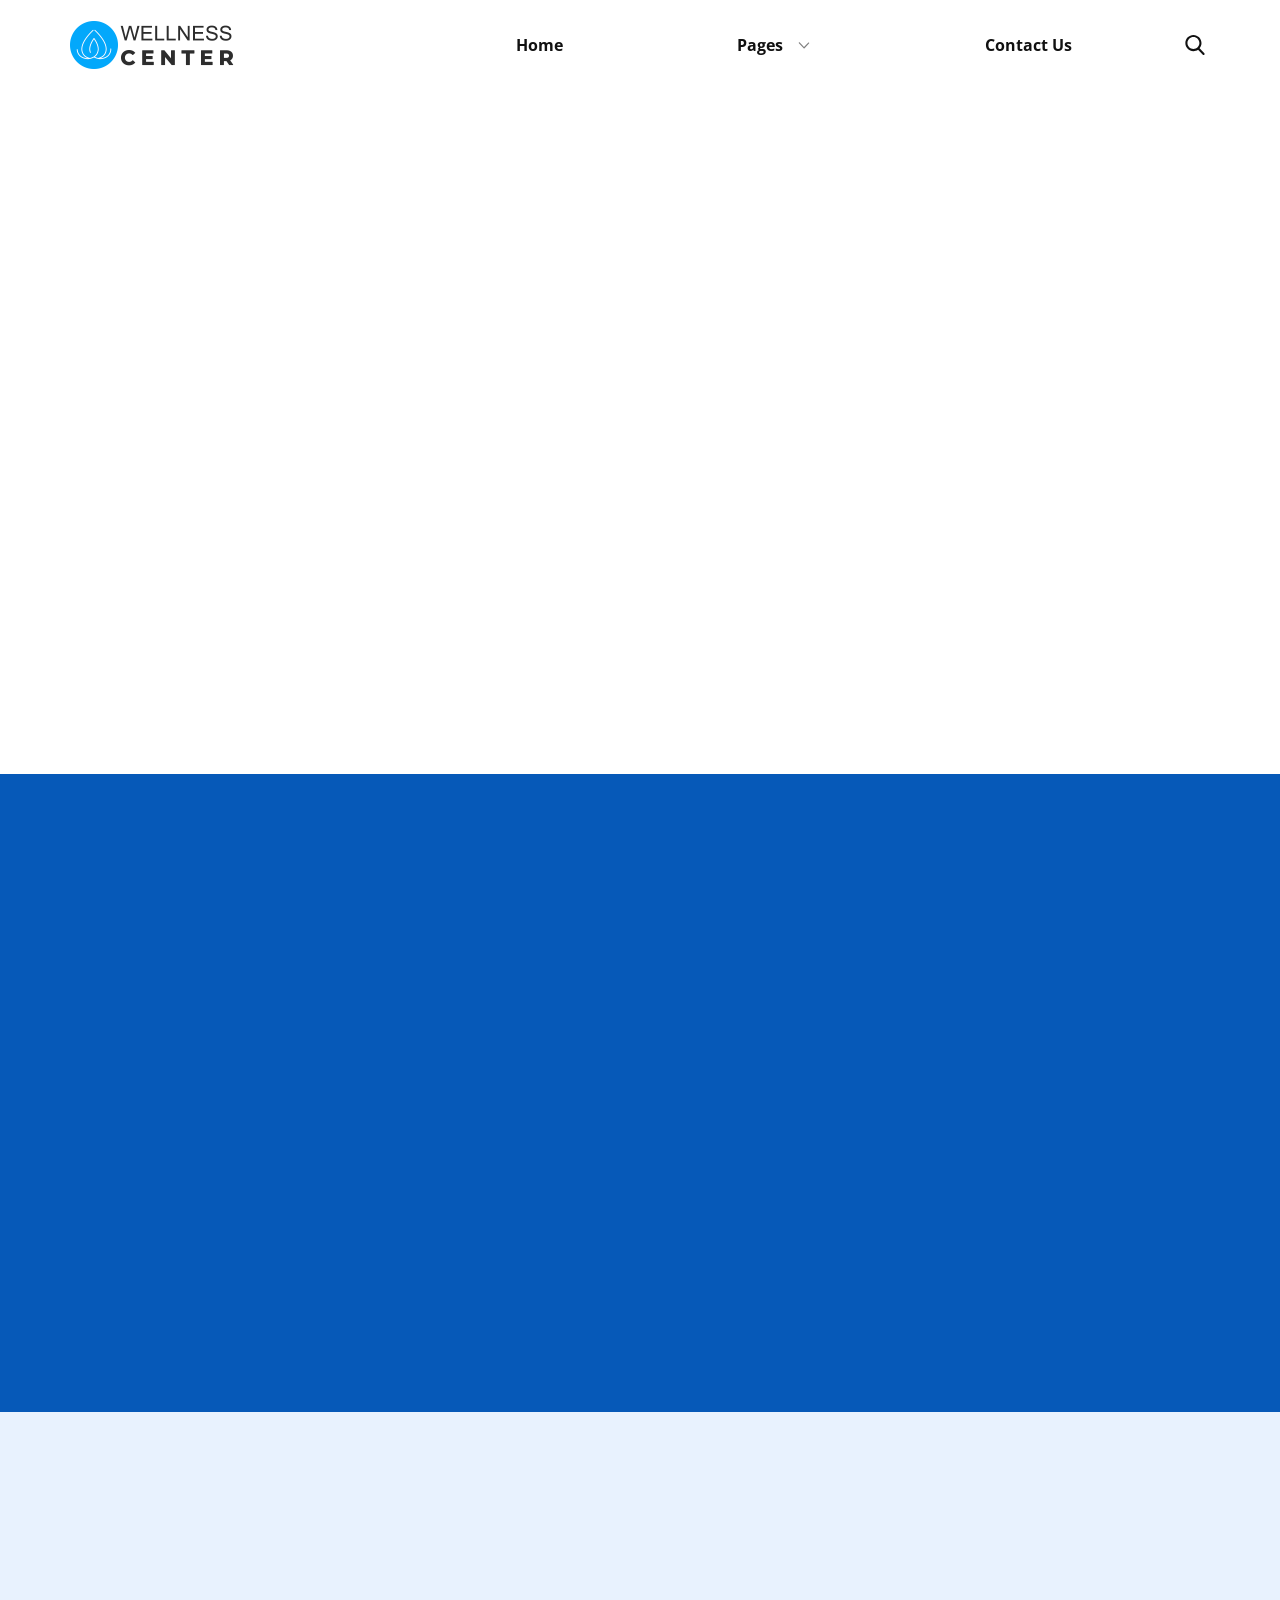
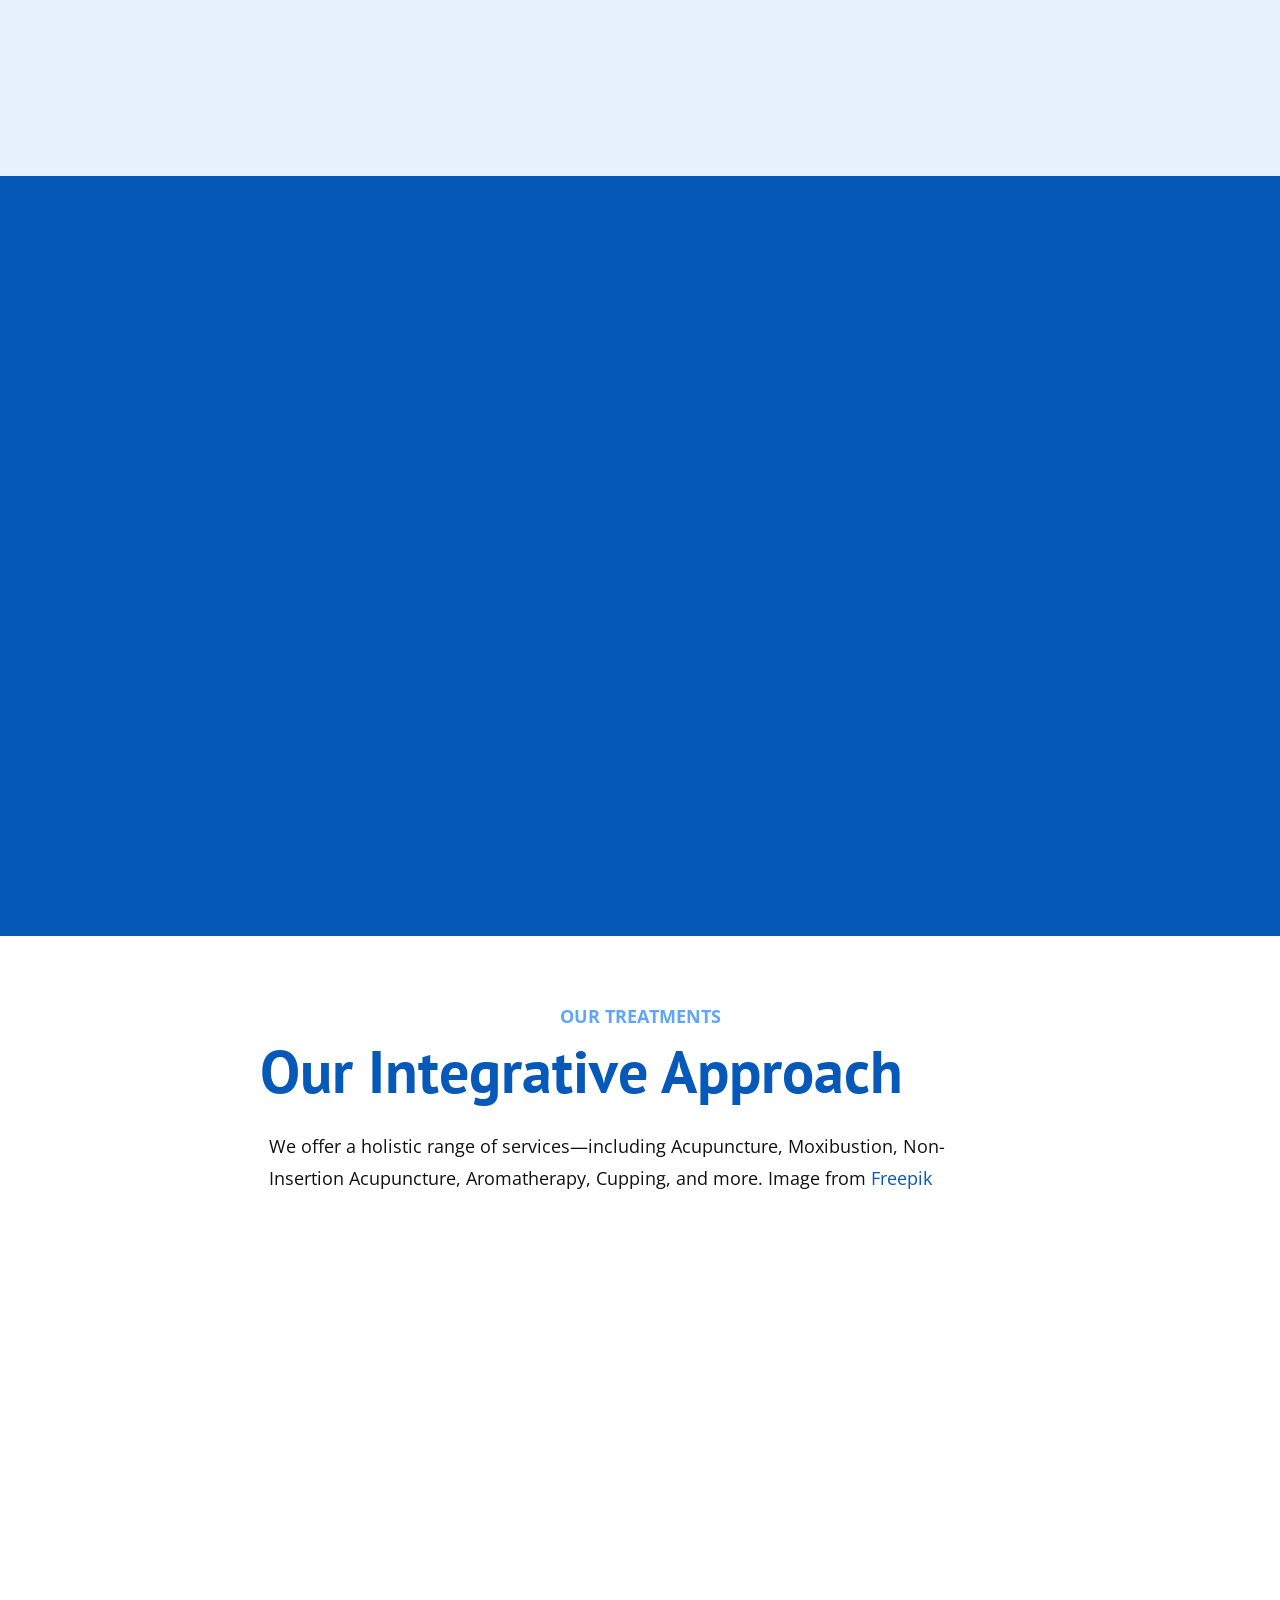
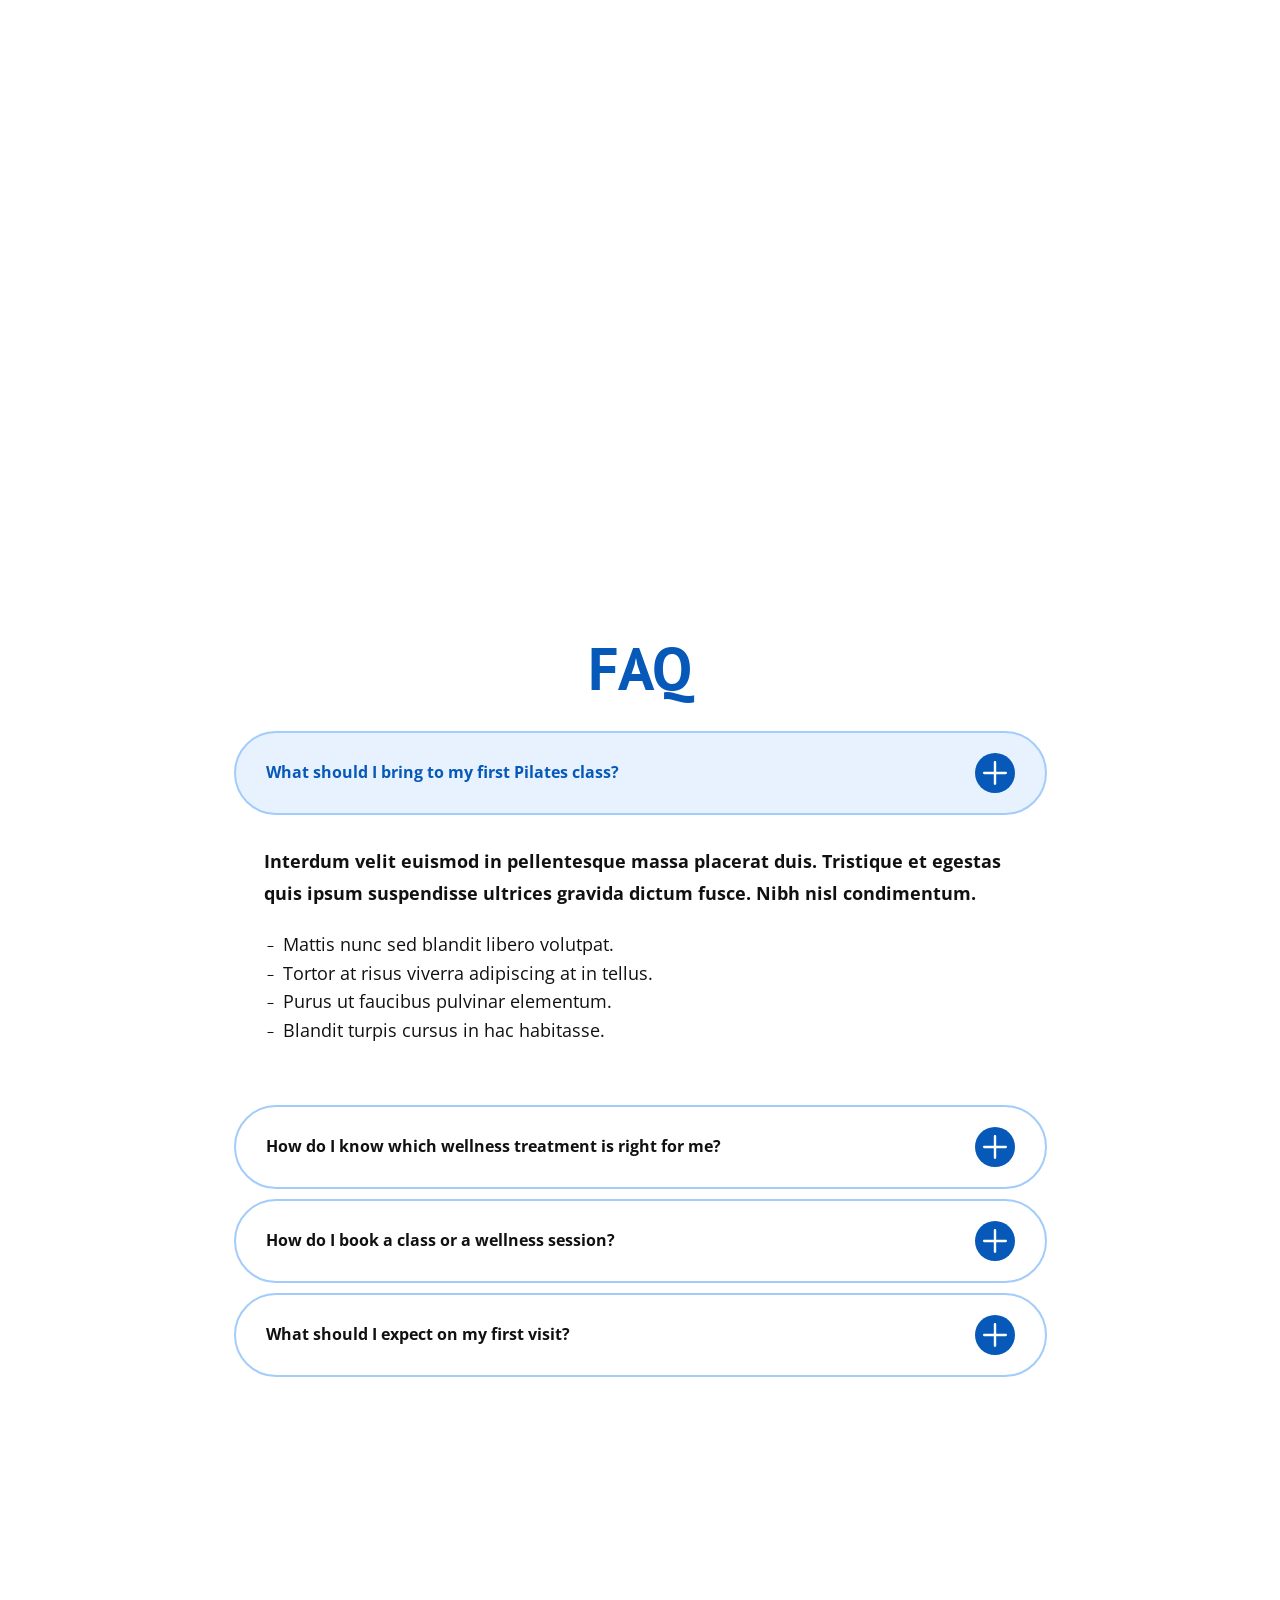
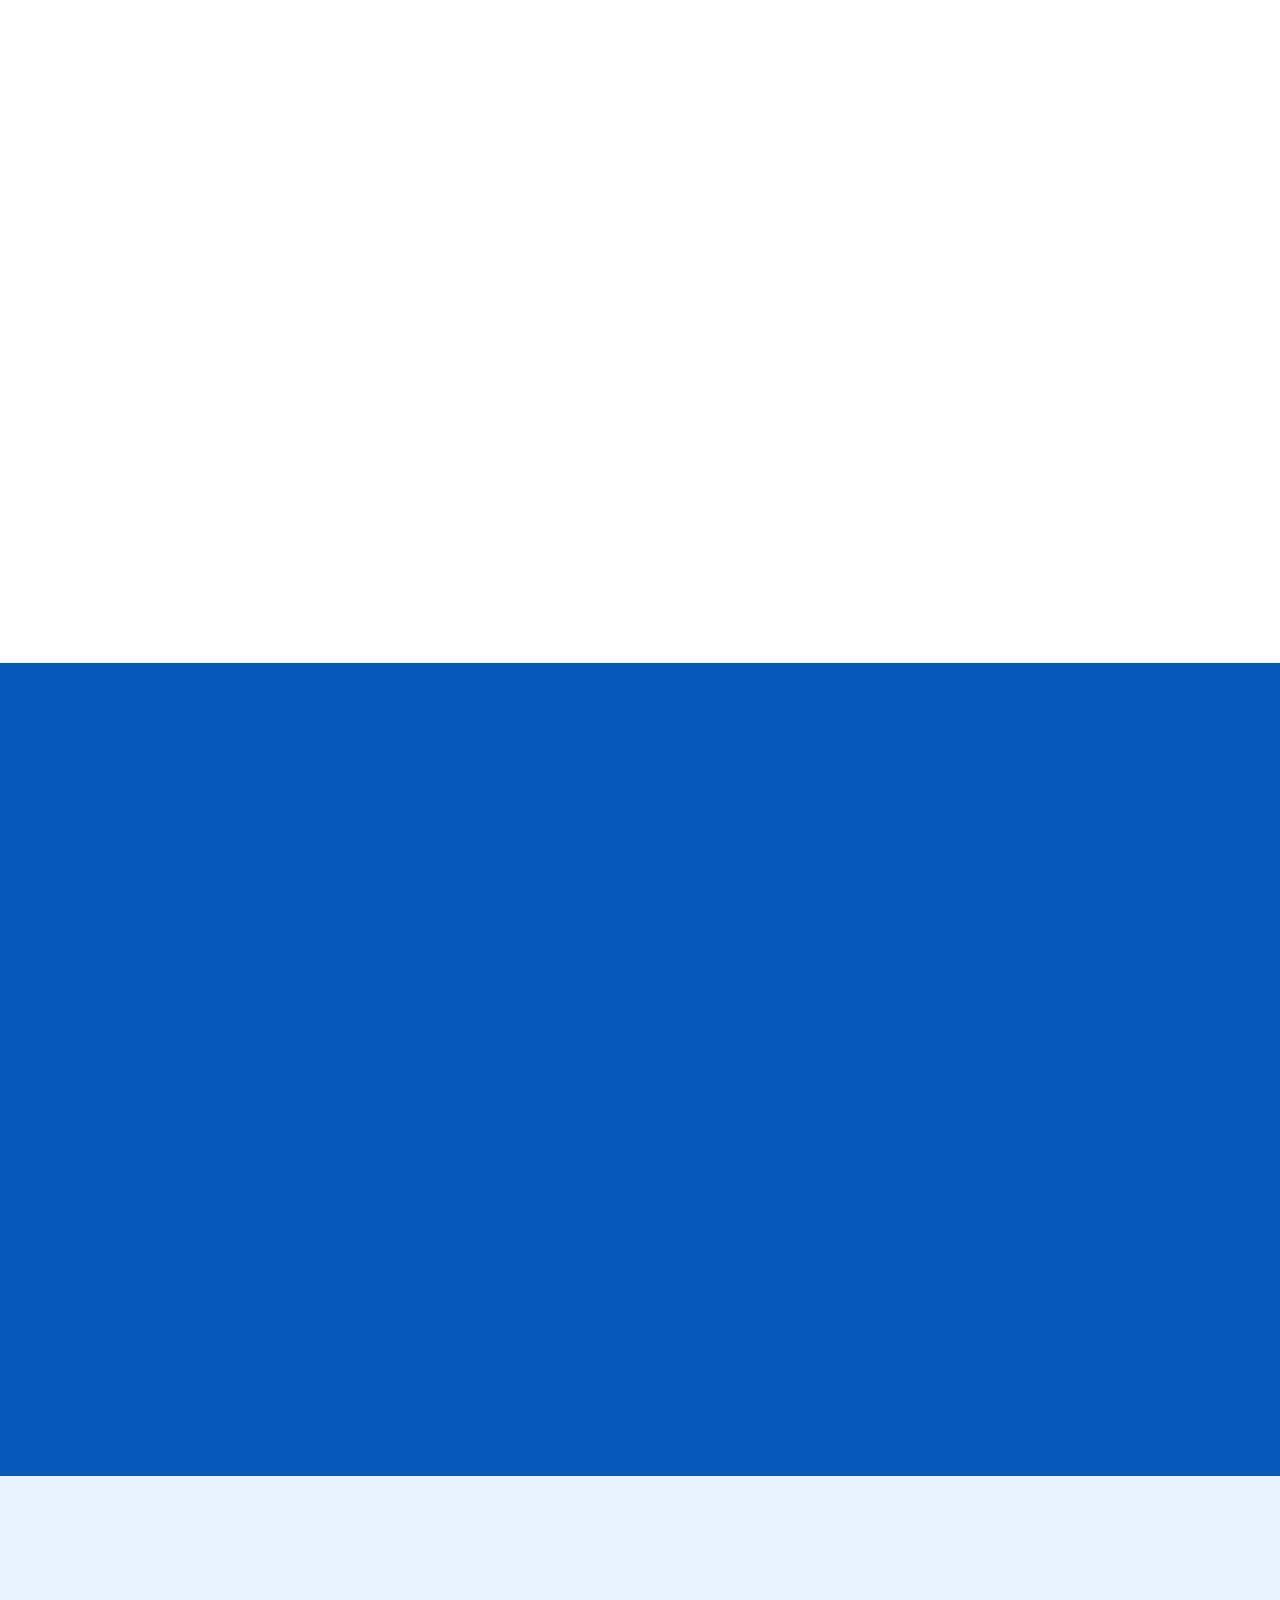
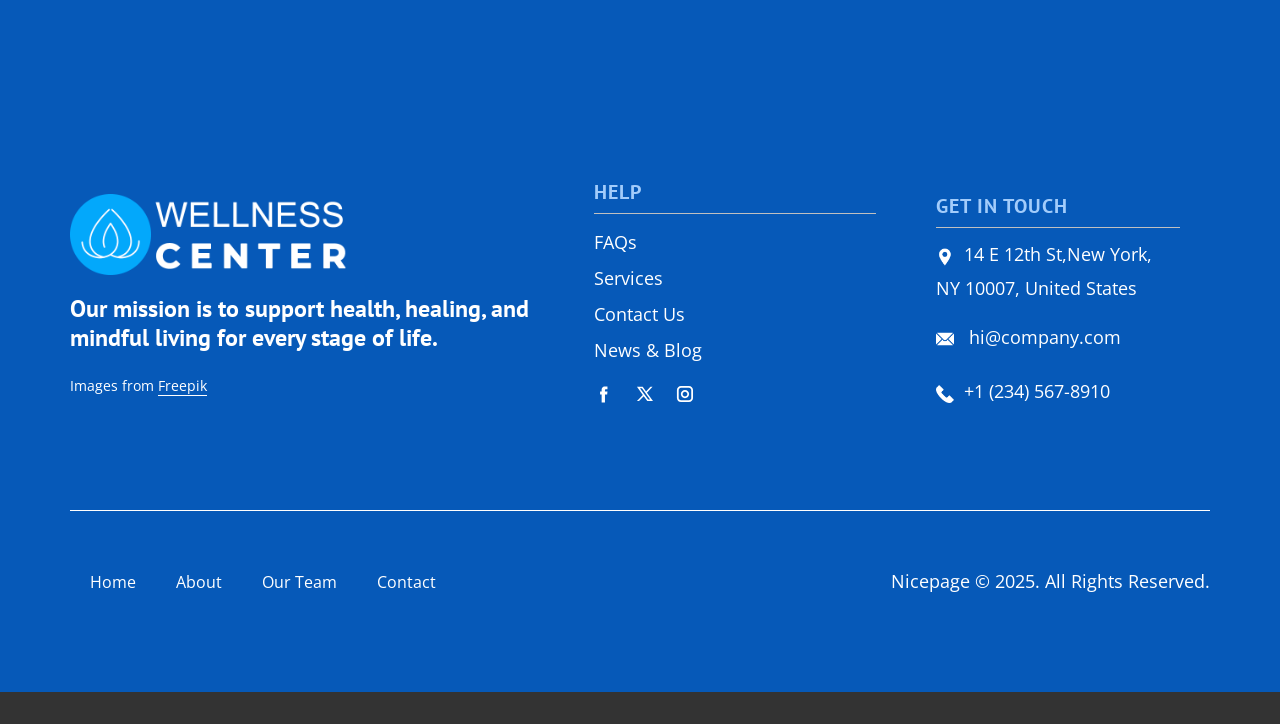
<file: Landing.html>
<!DOCTYPE html>
<html style="font-size: 16px;" lang="en"><head>
    <meta name="viewport" content="width=device-width, initial-scale=1.0">
    <meta charset="utf-8">
    <meta name="keywords" content="​Health and Wellness Center, ​Well Being Programs, ​Scientific well-being&nbsp;to transform lives, ​Benefits of Pilates, ​Find Your Harmony and Health, ​Recommended
starting points:, ​Our Integrative Approach, FAQ, ​Tell us more, ​Guiding your
health wellness, ​Wellbeing workshops">
    <meta name="description" content="">
    <title>Landing</title>
    <link rel="stylesheet" href="nicepage.css" media="screen">
<link rel="stylesheet" href="Landing.css" media="screen">
    <script class="u-script" type="text/javascript" src="jquery.js" defer=""></script>
    <script class="u-script" type="text/javascript" src="nicepage.js" defer=""></script>
    <meta name="generator" content="Nicepage 8.3.6, nicepage.com">
    
    
    
    
    
    
    
    
    
    
    
    
    
    
    <link id="u-page-google-font" rel="stylesheet" href="https://fonts.googleapis.com/css2?display=swap&amp;family=PT+Sans:ital,wght@0,400;0,700;1,400;1,700&amp;family=Open+Sans:ital,wght@0,300;0,400;0,500;0,600;0,700;0,800;1,300;1,400;1,500;1,600;1,700;1,800">
    <script type="application/ld+json">{
		"@context": "http://schema.org",
		"@type": "Organization",
		"name": "",
		"logo": "images/logo-black.png",
		"sameAs": [
				"https://facebook.com/name",
				"https://twitter.com/name",
				"https://instagram.com/name"
		]
}</script>
    <meta name="theme-color" content="#0659b8">
    <meta name="twitter:site" content="@">
    <meta name="twitter:card" content="summary_large_image">
    <meta name="twitter:title" content="Landing">
    <meta name="twitter:description" content="">
    <meta property="og:title" content="Landing">
    <meta property="og:type" content="website">
  <meta name="referrer" content="origin"><meta data-intl-tel-input-cdn-path="intlTelInput/"></head>
  <body data-path-to-root="./" data-include-products="false" class="u-body u-clearfix u-xl-mode" data-lang="en"><header class="u-clearfix u-header u-header" id="header"><div class="u-clearfix u-sheet u-valign-middle u-valign-middle-xxl u-sheet-1">
        <a href="#" class="u-image u-logo u-image-1" data-image-width="656" data-image-height="192">
          <img src="images/logo-black.png" class="u-logo-image u-logo-image-1">
        </a>
        <nav class="u-dropdown-icon u-menu u-menu-dropdown u-offcanvas u-menu-1" role="navigation" aria-label="Menu navigation">
          <div class="menu-collapse" style="font-size: 1rem; letter-spacing: 0px; font-weight: 700;">
            <a class="u-button-style u-custom-left-right-menu-spacing u-custom-padding-bottom u-custom-text-hover-color u-custom-top-bottom-menu-spacing u-hamburger-link u-nav-link u-text-active-palette-1-base u-text-hover-palette-2-base" href="#" tabindex="-1" aria-label="Open menu" aria-controls="261f">
              <svg class="u-svg-link" viewBox="0 0 24 24"><use xlink:href="#menu-hamburger"></use></svg>
              <svg class="u-svg-content" version="1.1" id="menu-hamburger" viewBox="0 0 16 16" x="0px" y="0px" xmlns:xlink="http://www.w3.org/1999/xlink" xmlns="http://www.w3.org/2000/svg"><g><rect y="1" width="16" height="2"></rect><rect y="7" width="16" height="2"></rect><rect y="13" width="16" height="2"></rect>
</g></svg>
            </a>
          </div>
          <div class="u-custom-menu u-nav-container">
            <ul class="u-nav u-unstyled u-nav-1" role="menubar"><li role="none" class="u-nav-item"><a role="menuitem" class="u-button-style u-nav-link u-text-active-palette-1-base u-text-hover-palette-1-base u-nav-link-2" href="./">Home</a>
</li><li role="none" class="u-nav-item"><a tabindex="-1" role="menuitem" class="u-button-style u-nav-link u-text-active-palette-1-base u-text-hover-palette-1-base u-nav-link-2" aria-haspopup="true" aria-current="page">Pages</a><div class="u-nav-popup"><ul role="menu" class="u-h-spacing-20 u-nav u-unstyled u-v-spacing-10" aria-label="Pages menu"><li role="none" class="u-nav-item"><a role="menuitem" class="u-active-palette-1-base u-button-style u-grey-5 u-hover-palette-1-base u-nav-link" href="About.html">About Us</a>
</li><li role="none" class="u-nav-item"><a tabindex="-1" role="menuitem" class="u-active-palette-1-base u-button-style u-grey-5 u-hover-palette-1-base u-nav-link" href="#">Our Team</a>
</li><li role="none" class="u-nav-item"><a role="menuitem" class="u-active-palette-1-base u-button-style u-grey-5 u-hover-palette-1-base u-nav-link" href="FAQ-Page.html">FAQ</a>
</li></ul>
</div>
</li><li role="none" class="u-nav-item"><a tabindex="-1" role="menuitem" class="u-button-style u-nav-link u-text-active-palette-1-base u-text-hover-palette-1-base u-nav-link-2" href="#">Contact Us</a>
</li></ul>
          </div>
          <div class="u-custom-menu u-nav-container-collapse" id="261f" role="region" aria-label="Menu panel">
            <div class="u-black u-container-style u-inner-container-layout u-opacity u-opacity-95 u-sidenav">
              <div class="u-inner-container-layout u-sidenav-overflow">
                <div class="u-menu-close" tabindex="-1" aria-label="Close menu"></div>
                <ul class="u-align-center u-nav u-popupmenu-items u-unstyled u-nav-3" role="menubar"><li role="none" class="u-nav-item"><a role="menuitem" class="u-button-style u-nav-link" href="./">Home</a>
</li><li role="none" class="u-nav-item"><a tabindex="-1" role="menuitem" class="u-button-style u-nav-link" aria-haspopup="true" aria-current="page">Pages</a><div class="u-nav-popup"><ul role="menu" class="u-h-spacing-20 u-nav u-unstyled u-v-spacing-10" aria-label="Pages menu"><li role="none" class="u-nav-item"><a role="menuitem" class="u-button-style u-nav-link" href="About.html">About Us</a>
</li><li role="none" class="u-nav-item"><a tabindex="-1" role="menuitem" class="u-button-style u-nav-link" href="#">Our Team</a>
</li><li role="none" class="u-nav-item"><a role="menuitem" class="u-button-style u-nav-link" href="FAQ-Page.html">FAQ</a>
</li></ul>
</div>
</li><li role="none" class="u-nav-item"><a tabindex="-1" role="menuitem" class="u-button-style u-nav-link" href="#">Contact Us</a>
</li></ul>
              </div>
            </div>
            <div class="u-black u-menu-overlay u-opacity u-opacity-70"></div>
          </div>
        </nav>
        <form action="#" class="u-search u-search-layout-icon u-search-left u-search-1" data-search-token="no-license" data-href="search/search.html" data-page-id="200617781">
          <div class="u-search-overlay"></div>
          <button class="u-search-button" type="submit"><span class="u-search-icon u-search-icon-1">
              <svg class="u-svg-link" preserveAspectRatio="xMidYMin slice" viewBox="0 0 56.966 56.966"><use xlink:href="#svg-8e85"></use></svg>
              <svg xmlns="http://www.w3.org/2000/svg" xmlns:xlink="http://www.w3.org/1999/xlink" version="1.1" id="svg-8e85" x="0px" y="0px" viewBox="0 0 56.966 56.966" style="enable-background:new 0 0 56.966 56.966;" xml:space="preserve" class="u-svg-content"><path d="M55.146,51.887L41.588,37.786c3.486-4.144,5.396-9.358,5.396-14.786c0-12.682-10.318-23-23-23s-23,10.318-23,23  s10.318,23,23,23c4.761,0,9.298-1.436,13.177-4.162l13.661,14.208c0.571,0.593,1.339,0.92,2.162,0.92  c0.779,0,1.518-0.297,2.079-0.837C56.255,54.982,56.293,53.08,55.146,51.887z M23.984,6c9.374,0,17,7.626,17,17s-7.626,17-17,17  s-17-7.626-17-17S14.61,6,23.984,6z"></path></svg></span>
          </button>
          <input class="u-search-input" type="search" name="search" value="" placeholder="Search">
        </form>
      </div></header>
    <section class="u-clearfix u-container-align-center u-valign-bottom-lg u-valign-bottom-md u-valign-bottom-sm u-valign-bottom-xs u-white u-section-1" id="block-1">
      <div class="u-clearfix u-sheet u-valign-bottom-lg u-valign-bottom-xl u-valign-middle-xs u-sheet-1">
        <div class="data-layout-selected u-clearfix u-expanded-width u-layout-wrap u-layout-wrap-1">
          <div class="u-layout">
            <div class="u-layout-row">
              <div class="u-container-align-left u-container-style u-layout-cell u-shape-rectangle u-size-28-xl u-size-30-lg u-size-60-md u-size-60-sm u-size-60-xs u-layout-cell-1" data-animation-name="customAnimationIn" data-animation-duration="1000" data-animation-delay="200">
                <div class="u-container-layout u-valign-middle u-container-layout-1">
                  <h2 class="u-align-left u-text u-text-1"> Health and Wellness Center</h2>
                  <p class="u-align-left u-large-text u-text u-text-variant u-text-2"> In imperdiet sed risus id posuere. Phasellus aliquam luctus tellus a placerat. Suspendisse tincidunt, ante pharetra tempor ornare, odio leo blandit odio, nec auctor tellus tellus quis nunc. Image from <a href="https://www.freepik.com/" class="u-active-none u-border-none u-btn u-button-link u-button-style u-hover-none u-none u-text-palette-1-base u-btn-1">Freepik</a>
                  </p>
                  <a href="" class="u-active-white u-align-left u-border-2 u-border-active-palette-2-base u-border-hover-palette-2-base u-border-palette-1-base u-btn u-btn-round u-button-style u-hover-white u-palette-1-base u-radius u-btn-2">Know More</a>
                  <div class="custom-expanded u-container-align-left u-container-style u-group u-shape-rectangle u-group-1">
                    <div class="u-container-layout u-valign-top u-container-layout-2"><span class="u-align-left u-file-icon u-icon u-icon-circle u-palette-2-base u-text-white u-icon-1"><img src="images/327589-e2ced6db.png" alt=""></span>
                      <p class="u-align-left u-text u-text-3">Call Us 24/7:<br>
                        <a href="tel:+12345678910" class="u-active-none u-border-none u-btn u-button-link u-button-style u-hover-none u-none u-text-palette-1-base u-btn-3"> (123) 456-7890</a>
                      </p>
                    </div>
                  </div>
                </div>
              </div>
              <div class="u-container-align-left-xl u-container-style u-layout-cell u-shape-rectangle u-size-30-lg u-size-32-xl u-size-60-md u-size-60-sm u-size-60-xs u-layout-cell-2">
                <div class="u-container-layout u-valign-bottom-xl u-container-layout-3">
                  <img class="custom-expanded u-image u-image-default u-image-1" src="images/smiling-young-spportswoman-shows-thumbs-up.png" alt="" data-image-width="1100" data-image-height="1426" data-animation-name="customAnimationIn" data-animation-duration="1000" data-animation-delay="500" data-animation-direction="X">
                  <div class="custom-expanded u-container-align-center u-container-style u-group u-palette-2-base u-radius u-shape-round u-group-2" data-animation-name="customAnimationIn" data-animation-duration="1000" data-animation-delay="500">
                    <div class="u-container-layout u-valign-middle u-container-layout-4">
                      <h3 class="u-align-center u-text u-text-default u-text-4" data-animation-name="counter" data-animation-event="scroll" data-animation-duration="3000">25</h3>
                      <h5 class="u-align-left u-text u-text-body-alt-color u-text-5">Years of Experience</h5>
                    </div>
                  </div>
                </div>
              </div>
            </div>
          </div>
        </div>
      </div>
    </section>
    <section class="u-align-center u-clearfix u-container-align-center u-palette-1-base u-section-2" src="" id="block-2">
      <div class="u-clearfix u-sheet u-valign-middle u-sheet-1">
        <h2 class="u-align-center u-text u-text-default u-text-1" data-animation-name="customAnimationIn" data-animation-duration="500" data-animation-delay="0"> Well Being Programs</h2>
        <p class="u-align-center u-text u-text-2" data-animation-name="customAnimationIn" data-animation-duration="1000" data-animation-delay="200"> Nunc eu turpis id nulla sodales luctus. Vestibulum fermentum dui faucibus ligula dapibus scelerisque. Etiam laoreet vitae est vitae convallis. </p>
        <div class="u-expanded-width u-list u-list-1">
          <div class="u-repeater u-repeater-1">
            <div class="u-container-align-center u-container-style u-list-item u-palette-1-light-3 u-radius u-repeater-item u-shape-round u-list-item-1" data-animation-name="customAnimationIn" data-animation-duration="1500" data-animation-delay="500">
              <div class="u-container-layout u-similar-container u-valign-top u-container-layout-1">
                <img class="u-expanded-width u-image u-image-round u-radius u-image-1" src="images/001.jpg" data-image-width="1000" data-image-height="686">
                <h4 class="u-align-center u-text u-text-palette-1-base u-text-3">Yoga Break</h4>
                <p class="u-align-center u-text u-text-4">Sample text. Click to select the Text Element.</p>
              </div>
            </div>
            <div class="u-container-align-center u-container-style u-list-item u-palette-1-light-3 u-radius u-repeater-item u-shape-round u-list-item-2" data-animation-name="customAnimationIn" data-animation-duration="1500" data-animation-delay="500">
              <div class="u-container-layout u-similar-container u-valign-top u-container-layout-2">
                <img class="u-expanded-width u-image u-image-round u-radius u-image-2" src="images/002-pilates.jpg" data-image-width="1200" data-image-height="800">
                <h4 class="u-align-center u-text u-text-palette-1-base u-text-5"> Pilates Break</h4>
                <p class="u-align-center u-text u-text-6">Sample text. Click to select the Text Element.</p>
              </div>
            </div>
            <div class="u-container-align-center u-container-style u-list-item u-palette-1-light-3 u-radius u-repeater-item u-shape-round u-list-item-3" data-animation-name="customAnimationIn" data-animation-duration="1500" data-animation-delay="500">
              <div class="u-container-layout u-similar-container u-valign-top u-container-layout-3">
                <img class="u-expanded-width u-image u-image-round u-radius u-image-3" src="images/close-up-woman-using-virtual-ass.jpg" data-image-width="900" data-image-height="1353">
                <h4 class="u-align-center u-text u-text-palette-1-base u-text-7">DEtox</h4>
                <p class="u-align-center u-text u-text-8">Sample text. Click to select the Text Element.</p>
              </div>
            </div>
            <div class="u-container-align-center u-container-style u-list-item u-palette-1-light-3 u-radius u-repeater-item u-shape-round u-list-item-4" data-animation-name="customAnimationIn" data-animation-duration="1500" data-animation-delay="500">
              <div class="u-container-layout u-similar-container u-valign-top u-container-layout-4">
                <img class="u-expanded-width u-image u-image-round u-radius u-image-4" src="images/04-meditation.jpg" data-image-width="1200" data-image-height="800">
                <h4 class="u-align-center u-text u-text-palette-1-base u-text-9"> Mental Clarity</h4>
                <p class="u-align-center u-text u-text-10">Sample text. Click to select the Text Element.</p>
              </div>
            </div>
          </div>
        </div>
      </div>
    </section>
    <section class="u-clearfix u-container-align-center u-palette-1-light-3 u-section-3" id="block-3">
      <div class="u-clearfix u-sheet u-valign-middle u-sheet-1">
        <div class="data-layout-selected u-clearfix u-expanded-width u-layout-wrap u-layout-wrap-1">
          <div class="u-layout">
            <div class="u-layout-row">
              <div class="u-container-style u-layout-cell u-size-30 u-layout-cell-1" data-animation-name="customAnimationIn" data-animation-duration="1000" data-animation-delay="200">
                <div class="u-container-layout u-container-layout-1">
                  <h3 class="u-text u-text-default u-text-palette-1-base u-text-1"> Your Key to Wellness</h3>
                  <p class="u-text u-text-default u-text-2"> Nunc facilisis commodo risus, non sollicitudin velit eleifend id. Morbi sagittis mauris diam, ac suscipit turpis pretium et. Pellentesque rhoncus laoreet augue nec pharetra. In sed arcu quis sapien consequat vestibulum.</p>
                  <h3 class="u-text u-text-default u-text-palette-1-base u-text-3">Our Mission</h3>
                  <p class="u-text u-text-default u-text-4"> Nunc facilisis commodo risus, non sollicitudin velit eleifend id. Morbi sagittis mauris diam, ac suscipit turpis pretium et. Pellentesque rhoncus laoreet augue nec pharetra. In sed arcu quis sapien consequat vestibulum.</p>
                </div>
              </div>
              <div class="u-container-align-center u-container-style u-layout-cell u-size-30 u-layout-cell-2">
                <div class="u-container-layout u-valign-middle u-container-layout-2">
                  <img class="u-image u-image-round u-radius u-image-1" src="images/pilates-1.jpg" alt="" data-image-width="1000" data-image-height="667" data-animation-name="flipIn" data-animation-duration="1000" data-animation-delay="0" data-animation-direction="X">
                </div>
              </div>
            </div>
          </div>
        </div>
      </div>
    </section>
    <section class="u-clearfix u-palette-1-base u-valign-middle u-section-4" id="block-4">
      <div class="data-layout-selected u-clearfix u-expanded-width u-gutter-0 u-layout-spacing-all u-layout-wrap u-layout-wrap-1">
        <div class="u-layout">
          <div class="u-layout-row">
            <div class="u-container-align-left u-container-style u-layout-cell u-palette-2-base u-radius u-shape-round u-size-31-lg u-size-31-xl u-size-60-md u-size-60-sm u-size-60-xs u-layout-cell-1" data-animation-name="customAnimationIn" data-animation-duration="1500" data-animation-delay="500">
              <div class="u-container-layout u-valign-middle-sm u-valign-middle-xs u-valign-top-lg u-valign-top-md u-valign-top-xl u-container-layout-1">
                <h2 class="u-align-left u-text u-text-body-alt-color u-text-default u-text-1"> Scientific well-being&nbsp;to transform lives</h2>
                <p class="u-align-left u-text u-text-default u-text-2"> Duis aute irure dolor in reprehenderit in voluptate velit esse cillum dolore eu fugiat nulla pariatur. Excepteur sint occaecat cupidatat non proident, sunt in culpa qui officia deserunt mollit anim id est laborum.&nbsp;<br>
                </p>
                <div class="u-align-left u-border-3 u-border-white u-expanded-width u-line u-line-horizontal u-line-1"></div>
                <div class="u-expanded-width u-list u-list-1">
                  <div class="u-repeater u-repeater-1">
                    <div class="u-align-center u-container-align-center u-container-align-left-xl u-container-style u-list-item u-repeater-item u-list-item-1" data-animation-name="customAnimationIn" data-animation-duration="1500" data-animation-delay="500">
                      <div class="u-container-layout u-similar-container u-valign-top u-container-layout-2">
                        <h3 class="u-align-left u-text u-text-3" data-animation-name="counter" data-animation-event="scroll" data-animation-duration="3000"> 30k+</h3>
                        <h6 class="u-align-left u-text u-text-body-alt-color u-text-4">happy clients</h6>
                      </div>
                    </div>
                    <div class="u-align-center u-container-align-center u-container-align-left-xl u-container-style u-list-item u-repeater-item u-list-item-2" data-animation-name="customAnimationIn" data-animation-duration="1500" data-animation-delay="500">
                      <div class="u-container-layout u-similar-container u-valign-top u-container-layout-3">
                        <h3 class="u-align-left u-text u-text-5" data-animation-name="counter" data-animation-event="scroll" data-animation-duration="3000">74</h3>
                        <h6 class="u-align-left u-text u-text-body-alt-color u-text-6">programs</h6>
                      </div>
                    </div>
                    <div class="u-align-center u-container-align-center u-container-align-left-xl u-container-style u-list-item u-repeater-item u-list-item-3" data-animation-name="customAnimationIn" data-animation-duration="1500" data-animation-delay="500">
                      <div class="u-container-layout u-similar-container u-valign-top u-container-layout-4">
                        <h3 class="u-align-left u-text u-text-7" data-animation-name="counter" data-animation-event="scroll" data-animation-duration="3000">80+</h3>
                        <h6 class="u-align-left u-text u-text-body-alt-color u-text-8"> Caring Staff</h6>
                      </div>
                    </div>
                  </div>
                </div>
              </div>
            </div>
            <div class="u-container-align-left u-container-style u-layout-cell u-palette-1-base u-shape-rectangle u-size-29-lg u-size-29-xl u-size-60-md u-size-60-sm u-size-60-xs u-layout-cell-2" data-image-width="740" data-image-height="1101" data-animation-name="customAnimationIn" data-animation-duration="1500" data-animation-delay="500">
              <div class="u-container-layout u-valign-top u-container-layout-5">
                <h2 class="u-align-left u-text u-text-body-alt-color u-text-9"> Benefits of Pilates&nbsp;<br>
                </h2>
                <p class="u-align-left u-text u-text-default u-text-10"> Duis aute irure dolor in reprehenderit in voluptate velit esse cillum dolore eu fugiat nulla pariatur.<br>
                </p>
                <ul class="u-align-left u-custom-list u-text u-text-11">
                  <li style="padding-left: 6px;">
                    <div class="u-list-icon">
                      <div>✔</div>
                    </div> Builds strength without excess bulk
                  </li>
                  <li style="padding-left: 6px;">
                    <div class="u-list-icon">
                      <div>✔</div>
                    </div>Improves functional strength
                  </li>
                  <li style="padding-left: 6px;">
                    <div class="u-list-icon">
                      <div>✔</div>
                    </div>Increases flexibility &amp; agility
                  </li>
                  <li style="padding-left: 6px;">
                    <div class="u-list-icon">
                      <div>✔</div>
                    </div>Develops core strength &amp; control
                  </li>
                  <li style="padding-left: 6px;">
                    <div class="u-list-icon">
                      <div>✔</div>
                    </div>Improves posture, balance, &amp; coordination
                  </li>
                  <li style="padding-left: 6px;">
                    <div class="u-list-icon">
                      <div>✔</div>
                    </div>Enhances the mind-body connection
                  </li>
                </ul>
                <a href="" class="u-active-white u-align-left u-border-2 u-border-active-palette-1-base u-border-hover-palette-1-base u-border-white u-btn u-btn-round u-button-style u-hover-white u-palette-1-base u-radius u-btn-1">Know More</a>
              </div>
            </div>
          </div>
        </div>
      </div>
    </section>
    <section class="u-clearfix u-container-align-center u-palette-1-light-3 u-section-5" id="block-5">
      <div class="u-clearfix u-sheet u-valign-middle u-sheet-1">
        <h6 class="u-align-center u-text u-text-default u-text-1" data-animation-name="customAnimationIn" data-animation-duration="700" data-animation-delay="0">What we offer<span style="font-weight: 400;"><span style="font-weight: 700;"><span style="font-weight: 400;"></span></span></span>
        </h6>
        <h2 class="u-align-center u-text u-text-default u-text-2" data-animation-name="customAnimationIn" data-animation-duration="700" data-animation-delay="0"> Find Your Harmony and Health</h2>
        <div class="u-expanded-width u-list u-list-1">
          <div class="u-repeater u-repeater-1">
            <div class="u-container-align-center-sm u-container-align-center-xs u-container-align-left-lg u-container-align-left-md u-container-align-left-xl u-container-style u-list-item u-radius u-repeater-item u-shape-round u-white u-list-item-1" data-animation-name="flipIn" data-animation-duration="1500" data-animation-direction="X" data-animation-delay="0">
              <div class="u-container-layout u-similar-container u-valign-top u-container-layout-1">
                <img class="u-image u-image-contain u-image-default u-opacity u-opacity-80 u-preserve-proportions u-image-1" src="images/shape-5.png" alt="" data-image-width="300" data-image-height="300"><span class="u-align-center-sm u-align-center-xs u-align-left-lg u-align-left-md u-align-left-xl u-file-icon u-icon u-text-palette-1-base u-icon-1"><img src="images/4646037-6ae375c7.png" alt=""></span>
                <h5 class="u-align-center-sm u-align-center-xs u-align-left-lg u-align-left-md u-align-left-xl u-text u-text-3">Meditation</h5>
                <p class="u-align-center-sm u-align-center-xs u-align-left-lg u-align-left-md u-align-left-xl u-text u-text-4"> Ut enim ad minim veniam, quis nostrud exercitation ullamco laboris</p>
                <a href="#" class="u-align-center-sm u-align-center-xs u-align-left-lg u-align-left-md u-align-left-xl u-border-1 u-border-active-grey-50 u-border-hover-grey-50 u-border-no-left u-border-no-right u-border-no-top u-border-palette-1-base u-btn u-button-style u-none u-text-active-grey-50 u-text-body-color u-text-hover-grey-50 u-btn-1" data-animation-name="" data-animation-duration="0" data-animation-delay="0" data-animation-direction="">more</a>
              </div>
            </div>
            <div class="u-container-align-center-sm u-container-align-center-xs u-container-align-left-lg u-container-align-left-md u-container-align-left-xl u-container-style u-list-item u-radius u-repeater-item u-shape-round u-white u-list-item-2" data-animation-name="flipIn" data-animation-duration="1500" data-animation-direction="X" data-animation-delay="0">
              <div class="u-container-layout u-similar-container u-valign-top u-container-layout-2">
                <img class="u-image u-image-contain u-image-default u-opacity u-opacity-80 u-preserve-proportions u-image-2" src="images/shape-3.png" alt="" data-image-width="300" data-image-height="300"><span class="u-align-center-sm u-align-center-xs u-align-left-lg u-align-left-md u-align-left-xl u-file-icon u-icon u-text-palette-1-base u-icon-2"><img src="images/11063994-fa299133.png" alt=""></span>
                <h5 class="u-align-center-sm u-align-center-xs u-align-left-lg u-align-left-md u-align-left-xl u-text u-text-5">Aromatheraphy</h5>
                <p class="u-align-center-sm u-align-center-xs u-align-left-lg u-align-left-md u-align-left-xl u-text u-text-6"> Ut enim ad minim veniam, quis nostrud exercitation ullamco laboris</p>
                <a href="#" class="u-align-center-sm u-align-center-xs u-align-left-lg u-align-left-md u-align-left-xl u-border-1 u-border-active-grey-50 u-border-hover-grey-50 u-border-no-left u-border-no-right u-border-no-top u-border-palette-1-base u-btn u-button-style u-none u-text-active-grey-50 u-text-body-color u-text-hover-grey-50 u-btn-2" data-animation-name="" data-animation-duration="0" data-animation-delay="0" data-animation-direction="">more</a>
              </div>
            </div>
            <div class="u-container-align-center-sm u-container-align-center-xs u-container-align-left-lg u-container-align-left-md u-container-align-left-xl u-container-style u-list-item u-radius u-repeater-item u-shape-round u-white u-list-item-3" data-animation-name="flipIn" data-animation-duration="1500" data-animation-direction="X" data-animation-delay="0">
              <div class="u-container-layout u-similar-container u-valign-top u-container-layout-3">
                <img class="u-image u-image-contain u-image-default u-opacity u-opacity-80 u-preserve-proportions u-image-3" src="images/shape-2.png" alt="" data-image-width="300" data-image-height="300"><span class="u-align-center-sm u-align-center-xs u-align-left-lg u-align-left-md u-align-left-xl u-file-icon u-icon u-text-palette-1-base u-icon-3"><img src="images/4675436-3be33099.png" alt=""></span>
                <h5 class="u-align-center-sm u-align-center-xs u-align-left-lg u-align-left-md u-align-left-xl u-text u-text-7">Massage</h5>
                <p class="u-align-center-sm u-align-center-xs u-align-left-lg u-align-left-md u-align-left-xl u-text u-text-8"> Ut enim ad minim veniam, quis nostrud exercitation ullamco laboris</p>
                <a href="#" class="u-align-center-sm u-align-center-xs u-align-left-lg u-align-left-md u-align-left-xl u-border-1 u-border-active-grey-50 u-border-hover-grey-50 u-border-no-left u-border-no-right u-border-no-top u-border-palette-1-base u-btn u-button-style u-none u-text-active-grey-50 u-text-body-color u-text-hover-grey-50 u-btn-3" data-animation-name="" data-animation-duration="0" data-animation-delay="0" data-animation-direction="">more</a>
              </div>
            </div>
            <div class="u-container-align-center-sm u-container-align-center-xs u-container-align-left-lg u-container-align-left-md u-container-align-left-xl u-container-style u-list-item u-radius u-repeater-item u-shape-round u-white u-list-item-4" data-animation-name="flipIn" data-animation-duration="1500" data-animation-delay="0" data-animation-direction="X">
              <div class="u-container-layout u-similar-container u-valign-top u-container-layout-4">
                <img class="u-image u-image-contain u-image-default u-opacity u-opacity-80 u-preserve-proportions u-image-4" src="images/shape-6.png" alt="" data-image-width="300" data-image-height="300"><span class="u-align-center-sm u-align-center-xs u-align-left-lg u-align-left-md u-align-left-xl u-file-icon u-icon u-text-palette-1-base u-icon-4"><img src="images/6315999-f15aa268.png" alt=""></span>
                <h5 class="u-align-center-sm u-align-center-xs u-align-left-lg u-align-left-md u-align-left-xl u-text u-text-9">Pilates</h5>
                <p class="u-align-center-sm u-align-center-xs u-align-left-lg u-align-left-md u-align-left-xl u-text u-text-10"> Ut enim ad minim veniam, quis nostrud exercitation ullamco laboris</p>
                <a href="#" class="u-align-center-sm u-align-center-xs u-align-left-lg u-align-left-md u-align-left-xl u-border-1 u-border-active-grey-50 u-border-hover-grey-50 u-border-no-left u-border-no-right u-border-no-top u-border-palette-1-base u-btn u-button-style u-none u-text-active-grey-50 u-text-body-color u-text-hover-grey-50 u-btn-4" data-animation-name="" data-animation-duration="0" data-animation-delay="0" data-animation-direction="">more</a>
              </div>
            </div>
          </div>
        </div>
      </div>
    </section>
    <section class="u-clearfix u-container-align-center u-palette-1-base u-section-6" id="block-6">
      <div class="u-clearfix u-sheet u-valign-middle u-sheet-1">
        <div class="data-layout-selected u-clearfix u-expanded-width u-gutter-40 u-layout-wrap u-layout-wrap-1">
          <div class="u-layout">
            <div class="u-layout-row">
              <div class="u-size-24-lg u-size-24-xl u-size-29-sm u-size-29-xs u-size-60-md">
                <div class="u-layout-col">
                  <div class="u-size-60">
                    <div class="u-layout-row">
                      <div class="u-container-align-left u-container-style u-layout-cell u-shape-rectangle u-size-60 u-layout-cell-1" data-animation-name="customAnimationIn" data-animation-duration="500" data-animation-delay="0">
                        <div class="u-container-layout u-valign-top u-container-layout-1">
                          <h2 class="u-align-left u-text u-text-1"> Recommended <br>starting points:
                          </h2>
                          <p class="u-align-left u-text u-text-2">Image from <a href="https://www.freepik.com/" class="u-active-none u-border-1 u-border-active-palette-1-light-2 u-border-hover-palette-1-light-2 u-border-no-left u-border-no-right u-border-no-top u-border-palette-1-light-2 u-btn u-button-link u-button-style u-hover-none u-none u-text-palette-1-light-2 u-btn-1">Freepik</a>
                          </p>
                          <div class="u-expanded-width u-list u-list-1">
                            <div class="u-repeater u-repeater-1">
                              <div class="u-container-style u-list-item u-repeater-item u-list-item-1">
                                <div class="u-container-layout u-similar-container u-container-layout-2">
                                  <h4 class="u-text u-text-default u-text-3"> Wellness and Training&nbsp;<span class="u-file-icon u-icon u-text-white"><img src="images/157926-afc97a87.png" alt=""></span>
                                  </h4>
                                </div>
                              </div>
                              <div class="u-container-style u-list-item u-repeater-item u-list-item-2">
                                <div class="u-container-layout u-similar-container u-container-layout-3">
                                  <h4 class="u-text u-text-default u-text-4"> Introductory to Pilates&nbsp;<span class="u-file-icon u-icon u-text-white"><img src="images/157926-afc97a87.png" alt=""></span>
                                  </h4>
                                </div>
                              </div>
                              <div class="u-container-style u-list-item u-repeater-item u-list-item-3">
                                <div class="u-container-layout u-similar-container u-container-layout-4">
                                  <h4 class="u-text u-text-default u-text-5"> Pilates Training Fusion&nbsp;<span class="u-file-icon u-icon u-text-white"><img src="images/157926-afc97a87.png" alt=""></span>
                                  </h4>
                                </div>
                              </div>
                              <div class="u-container-style u-list-item u-repeater-item u-list-item-4">
                                <div class="u-container-layout u-similar-container u-container-layout-5">
                                  <h4 class="u-text u-text-default u-text-6"> Class Schedule &nbsp;<span class="u-file-icon u-icon u-text-white"><img src="images/157926-afc97a87.png" alt=""></span>
                                  </h4>
                                </div>
                              </div>
                            </div>
                          </div>
                        </div>
                      </div>
                    </div>
                  </div>
                </div>
              </div>
              <div class="u-size-31-sm u-size-31-xs u-size-36-lg u-size-36-xl u-size-60-md">
                <div class="u-layout-col">
                  <div class="u-container-style u-layout-cell u-size-20 u-layout-cell-2" data-animation-name="customAnimationIn" data-animation-duration="1000" data-animation-delay="200">
                    <div class="u-container-layout u-container-layout-6">
                      <h4 class="u-text u-text-default u-text-7">Working Hours </h4>
                      <p class="u-text u-text-default u-text-8"><span style="font-weight: 700;"> Mon</span> – Fri: 9am to 7pm <br><span style="font-weight: 700;">Saturday:</span> 9am to 5pm <br>S<span style="font-weight: 700;">unday:</span> Closed
                      </p>
                    </div>
                  </div>
                  <div class="u-container-align-left u-container-style u-layout-cell u-size-40 u-layout-cell-3" data-animation-name="customAnimationIn" data-animation-duration="1000" data-animation-delay="500">
                    <div class="u-container-layout u-valign-middle u-container-layout-7">
                      <img class="u-expanded-width u-image u-image-round u-radius u-image-1" src="images/woman-training-pilates-reformer_1303-23339.jpg" data-image-width="1060" data-image-height="706" data-animation-name="flipIn" data-animation-duration="1000" data-animation-delay="0" data-animation-direction="X">
                    </div>
                  </div>
                </div>
              </div>
            </div>
          </div>
        </div>
      </div>
    </section>
    <section class="u-clearfix u-container-align-center-md u-container-align-center-sm u-container-align-center-xs u-section-7" id="block-7">
      <div class="u-clearfix u-sheet u-valign-middle-md u-valign-middle-sm u-sheet-1">
        <h6 class="u-align-center-md u-align-center-sm u-align-center-xs u-align-left-lg u-align-left-xl u-text u-text-default u-text-1"> Our treatments</h6>
        <h2 class="u-align-center-md u-align-center-sm u-align-center-xs u-align-left-lg u-align-left-xl u-text u-text-default u-text-2"> Our Integrative Approach</h2>
        <p class="u-align-center-md u-align-center-sm u-align-center-xs u-align-left-lg u-align-left-xl u-text u-text-3">We offer a holistic range of services—including Acupuncture, Moxibustion, Non-Insertion Acupuncture, Aromatherapy, Cupping, and more. Image from <a href="https://www.freepik.com/" class="u-active-none u-border-none u-btn u-button-link u-button-style u-hover-none u-none u-text-palette-1-base u-btn-1">Freepik</a>
        </p>
        <div class="u-expanded-width u-list u-list-1">
          <div class="u-repeater u-repeater-1">
            <div class="u-container-align-center u-container-style u-image u-image-round u-list-item u-radius u-repeater-item u-shading u-image-1" data-image-width="1000" data-image-height="665" data-animation-name="customAnimationIn" data-animation-duration="1000" data-animation-delay="100">
              <div class="u-container-layout u-similar-container u-valign-middle-sm u-valign-middle-xs u-valign-top-lg u-valign-top-md u-valign-top-xl u-container-layout-1">
                <h3 class="u-align-center u-text u-text-default u-text-4"> Acupuncture</h3>
                <p class="u-align-center u-text u-text-default u-text-5">Sample text. Click to select the Text Element.</p>
              </div>
            </div>
            <div class="u-container-align-center u-container-style u-image u-image-round u-list-item u-radius u-repeater-item u-shading u-image-2" data-image-width="1000" data-image-height="665" data-animation-name="customAnimationIn" data-animation-duration="1000" data-animation-delay="100">
              <div class="u-container-layout u-similar-container u-valign-middle-sm u-valign-middle-xs u-valign-top-lg u-valign-top-md u-valign-top-xl u-container-layout-2">
                <h3 class="u-align-center u-text u-text-default u-text-6"> Moxibustion</h3>
                <p class="u-align-center u-text u-text-default u-text-7">Sample text. Click to select the Text Element.</p>
              </div>
            </div>
            <div class="u-container-align-center u-container-style u-image u-image-round u-list-item u-radius u-repeater-item u-shading u-image-3" data-animation-name="customAnimationIn" data-animation-duration="1000" data-animation-delay="100">
              <div class="u-container-layout u-similar-container u-valign-middle-sm u-valign-middle-xs u-valign-top-lg u-valign-top-md u-valign-top-xl u-container-layout-3">
                <h3 class="u-align-center u-text u-text-default u-text-8"> Acupressure</h3>
                <p class="u-align-center u-text u-text-default u-text-9">Sample text. Click to select the Text Element.</p>
              </div>
            </div>
            <div class="u-container-align-center u-container-style u-image u-image-round u-list-item u-radius u-repeater-item u-shading u-image-4" data-image-width="1000" data-image-height="665" data-animation-name="customAnimationIn" data-animation-duration="1000" data-animation-delay="100">
              <div class="u-container-layout u-similar-container u-valign-middle-sm u-valign-middle-xs u-valign-top-lg u-valign-top-md u-valign-top-xl u-container-layout-4">
                <h3 class="u-align-center u-text u-text-default u-text-10"> Massage</h3>
                <p class="u-align-center u-text u-text-default u-text-11">Sample text. Click to select the Text Element.</p>
              </div>
            </div>
            <div class="u-container-align-center u-container-style u-image u-image-round u-list-item u-radius u-repeater-item u-shading u-image-5" data-image-width="1000" data-image-height="665" data-animation-name="customAnimationIn" data-animation-duration="1000" data-animation-delay="100">
              <div class="u-container-layout u-similar-container u-valign-middle-sm u-valign-middle-xs u-valign-top-lg u-valign-top-md u-valign-top-xl u-container-layout-5">
                <h3 class="u-align-center u-text u-text-default u-text-12"> Herbal Medicine</h3>
                <p class="u-align-center u-text u-text-default u-text-13">Sample text. Click to select the Text Element.</p>
              </div>
            </div>
            <div class="u-container-align-center u-container-style u-image u-image-round u-list-item u-radius u-repeater-item u-shading u-image-6" data-animation-name="customAnimationIn" data-animation-duration="1000" data-animation-delay="100">
              <div class="u-container-layout u-similar-container u-valign-middle-sm u-valign-middle-xs u-valign-top-lg u-valign-top-md u-valign-top-xl u-container-layout-6">
                <h3 class="u-align-center u-text u-text-default u-text-14"> Reflexology</h3>
                <p class="u-align-center u-text u-text-default u-text-15">Sample text. Click to select the Text Element.</p>
              </div>
            </div>
          </div>
        </div>
        <a href="" class="u-active-white u-align-center-md u-align-center-sm u-align-center-xs u-align-left-lg u-align-left-xl u-border-2 u-border-active-palette-2-base u-border-hover-palette-2-base u-border-palette-1-base u-btn u-btn-round u-button-style u-hover-white u-palette-1-base u-radius u-btn-2" data-animation-name="customAnimationIn" data-animation-duration="1000" data-animation-delay="500">all healing treatments</a>
      </div>
    </section>
    <section class="u-clearfix u-container-align-center u-section-8" id="block-8">
      <div class="u-clearfix u-sheet u-valign-middle u-sheet-1">
        <h2 class="u-align-center u-text u-text-default u-text-1">FAQ</h2>
        <div class="u-accordion u-spacing-10 u-accordion-1" role="tablist">
          <div class="u-accordion-item u-accordion-item-1">
            <a class="active u-accordion-link u-active-palette-1-light-3 u-border-2 u-border-active-palette-1-light-2 u-border-hover-palette-1-light-2 u-border-palette-1-light-2 u-btn-round u-button-style u-radius u-text-active-palette-1-base u-text-body-color u-accordion-link-1" id="link-accordion-7c0e" aria-controls="accordion-7c0e" aria-selected="true" role="tab"><span class="u-accordion-link-text"> What should I bring to my first Pilates class?<br></span><span class="u-accordion-link-icon u-icon u-icon-circle u-palette-1-base u-text-white u-icon-1"><svg class="u-svg-link" preserveAspectRatio="xMidYMin slice" viewBox="0 0 426.66667 426.66667" style=""><use xlink:href="#svg-347e"></use></svg><svg class="u-svg-content" viewBox="0 0 426.66667 426.66667" id="svg-347e"><path d="m405.332031 192h-170.664062v-170.667969c0-11.773437-9.558594-21.332031-21.335938-21.332031-11.773437 0-21.332031 9.558594-21.332031 21.332031v170.667969h-170.667969c-11.773437 0-21.332031 9.558594-21.332031 21.332031 0 11.777344 9.558594 21.335938 21.332031 21.335938h170.667969v170.664062c0 11.777344 9.558594 21.335938 21.332031 21.335938 11.777344 0 21.335938-9.558594 21.335938-21.335938v-170.664062h170.664062c11.777344 0 21.335938-9.558594 21.335938-21.335938 0-11.773437-9.558594-21.332031-21.335938-21.332031zm0 0"></path></svg></span>
            </a>
            <div class="u-accordion-active u-accordion-pane u-align-left u-container-align-left u-container-style u-white u-accordion-pane-1" id="accordion-7c0e" aria-labelledby="link-accordion-7c0e" role="tabpanel">
              <div class="u-container-layout u-valign-top u-container-layout-1">
                <p class="u-text u-text-2">Interdum velit euismod in pellentesque massa placerat duis. Tristique et egestas quis ipsum suspendisse ultrices gravida dictum fusce. Nibh nisl condimentum.</p>
                <ul class="u-custom-list u-text u-text-3">
                  <li>
                    <div class="u-list-icon">
                      <div xmlns="http://www.w3.org/2000/svg" xmlns:xlink="http://www.w3.org/1999/xlink" version="1.1" xml:space="preserve" class="u-svg-content">–</div>
                    </div>Mattis nunc sed blandit libero volutpat. 
                  </li>
                  <li>
                    <div class="u-list-icon">
                      <div xmlns="http://www.w3.org/2000/svg" xmlns:xlink="http://www.w3.org/1999/xlink" version="1.1" xml:space="preserve" class="u-svg-content">–</div>
                    </div>Tortor at risus viverra adipiscing at in tellus. 
                  </li>
                  <li>
                    <div class="u-list-icon">
                      <div xmlns="http://www.w3.org/2000/svg" xmlns:xlink="http://www.w3.org/1999/xlink" version="1.1" xml:space="preserve" class="u-svg-content">–</div>
                    </div>Purus ut faucibus pulvinar elementum. 
                  </li>
                  <li>
                    <div class="u-list-icon">
                      <div xmlns="http://www.w3.org/2000/svg" xmlns:xlink="http://www.w3.org/1999/xlink" version="1.1" xml:space="preserve" class="u-svg-content">–</div>
                    </div>Blandit turpis cursus in hac habitasse. 
                  </li>
                </ul>
              </div>
            </div>
          </div>
          <div class="u-accordion-item u-accordion-item-2">
            <a class="u-accordion-link u-active-palette-1-light-3 u-border-2 u-border-active-palette-1-light-2 u-border-hover-palette-1-light-2 u-border-palette-1-light-2 u-btn-round u-button-style u-radius u-text-active-palette-1-base u-text-body-color u-accordion-link-2" id="link-accordion-05cb" aria-controls="accordion-05cb" aria-selected="false" role="tab"><span class="u-accordion-link-text"> How do I know which wellness treatment is right for me?</span><span class="u-accordion-link-icon u-icon u-icon-circle u-palette-1-base u-text-white u-icon-2"><svg class="u-svg-link" preserveAspectRatio="xMidYMin slice" viewBox="0 0 426.66667 426.66667" style=""><use xlink:href="#svg-ae03"></use></svg><svg class="u-svg-content" viewBox="0 0 426.66667 426.66667" id="svg-ae03"><path d="m405.332031 192h-170.664062v-170.667969c0-11.773437-9.558594-21.332031-21.335938-21.332031-11.773437 0-21.332031 9.558594-21.332031 21.332031v170.667969h-170.667969c-11.773437 0-21.332031 9.558594-21.332031 21.332031 0 11.777344 9.558594 21.335938 21.332031 21.335938h170.667969v170.664062c0 11.777344 9.558594 21.335938 21.332031 21.335938 11.777344 0 21.335938-9.558594 21.335938-21.335938v-170.664062h170.664062c11.777344 0 21.335938-9.558594 21.335938-21.335938 0-11.773437-9.558594-21.332031-21.335938-21.332031zm0 0"></path></svg></span>
            </a>
            <div class="u-accordion-pane u-align-left u-container-align-left u-container-style u-white u-accordion-pane-2" id="accordion-05cb" aria-labelledby="link-accordion-05cb" role="tabpanel">
              <div class="u-container-layout u-valign-top u-container-layout-2">
                <ul class="u-custom-list u-text u-text-4">
                  <li>
                    <div class="u-list-icon">
                      <div xmlns="http://www.w3.org/2000/svg" xmlns:xlink="http://www.w3.org/1999/xlink" version="1.1" xml:space="preserve" class="u-svg-content">–</div>
                    </div>Interdum velit euismod in pellentesque massa. 
                  </li>
                  <li>
                    <div class="u-list-icon">
                      <div xmlns="http://www.w3.org/2000/svg" xmlns:xlink="http://www.w3.org/1999/xlink" version="1.1" xml:space="preserve" class="u-svg-content">–</div>
                    </div>Tristique et egestas quis ipsum suspendisse ultrices gravidae. 
                  </li>
                  <li>
                    <div class="u-list-icon">
                      <div xmlns="http://www.w3.org/2000/svg" xmlns:xlink="http://www.w3.org/1999/xlink" version="1.1" xml:space="preserve" class="u-svg-content">–</div>
                    </div>Nibh nisl condimentum id venenatis a condimentum. 
                  </li>
                  <li>
                    <div class="u-list-icon">
                      <div xmlns="http://www.w3.org/2000/svg" xmlns:xlink="http://www.w3.org/1999/xlink" version="1.1" xml:space="preserve" class="u-svg-content">–</div>
                    </div>Diam volutpat commodo sed egestas egestas fringilla. 
                  </li>
                </ul>
              </div>
            </div>
          </div>
          <div class="u-accordion-item u-accordion-item-3">
            <a class="u-accordion-link u-active-palette-1-light-3 u-border-2 u-border-active-palette-1-light-2 u-border-hover-palette-1-light-2 u-border-palette-1-light-2 u-btn-round u-button-style u-radius u-text-active-palette-1-base u-text-body-color u-accordion-link-3" id="link-accordion-a6bb" aria-controls="accordion-a6bb" aria-selected="false" role="tab"><span class="u-accordion-link-text"> How do I book a class or a wellness session?</span><span class="u-accordion-link-icon u-icon u-icon-circle u-palette-1-base u-text-white u-icon-3"><svg class="u-svg-link" preserveAspectRatio="xMidYMin slice" viewBox="0 0 426.66667 426.66667" style=""><use xlink:href="#svg-a4a8"></use></svg><svg class="u-svg-content" viewBox="0 0 426.66667 426.66667" id="svg-a4a8"><path d="m405.332031 192h-170.664062v-170.667969c0-11.773437-9.558594-21.332031-21.335938-21.332031-11.773437 0-21.332031 9.558594-21.332031 21.332031v170.667969h-170.667969c-11.773437 0-21.332031 9.558594-21.332031 21.332031 0 11.777344 9.558594 21.335938 21.332031 21.335938h170.667969v170.664062c0 11.777344 9.558594 21.335938 21.332031 21.335938 11.777344 0 21.335938-9.558594 21.335938-21.335938v-170.664062h170.664062c11.777344 0 21.335938-9.558594 21.335938-21.335938 0-11.773437-9.558594-21.332031-21.335938-21.332031zm0 0"></path></svg></span>
            </a>
            <div class="u-accordion-pane u-align-left u-container-align-left u-container-style u-white u-accordion-pane-3" id="accordion-a6bb" aria-labelledby="link-accordion-a6bb" role="tabpanel">
              <div class="u-container-layout u-valign-top u-container-layout-3">
                <ul class="u-custom-list u-text u-text-5">
                  <li>
                    <div class="u-list-icon">
                      <div xmlns="http://www.w3.org/2000/svg" xmlns:xlink="http://www.w3.org/1999/xlink" version="1.1" xml:space="preserve" class="u-svg-content">–</div>
                    </div>Mattis nunc sed blandit libero volutpat. 
                  </li>
                  <li>
                    <div class="u-list-icon">
                      <div xmlns="http://www.w3.org/2000/svg" xmlns:xlink="http://www.w3.org/1999/xlink" version="1.1" xml:space="preserve" class="u-svg-content">–</div>
                    </div>Tortor at risus viverra adipiscing at in tellus. 
                  </li>
                  <li>
                    <div class="u-list-icon">
                      <div xmlns="http://www.w3.org/2000/svg" xmlns:xlink="http://www.w3.org/1999/xlink" version="1.1" xml:space="preserve" class="u-svg-content">–</div>
                    </div>Purus ut faucibus pulvinar elementum. 
                  </li>
                  <li>
                    <div class="u-list-icon">
                      <div xmlns="http://www.w3.org/2000/svg" xmlns:xlink="http://www.w3.org/1999/xlink" version="1.1" xml:space="preserve" class="u-svg-content">–</div>
                    </div>Blandit turpis cursus in hac habitasse.
                  </li>
                </ul>
              </div>
            </div>
          </div>
          <div class="u-accordion-item u-accordion-item-4">
            <a class="u-accordion-link u-active-palette-1-light-3 u-border-2 u-border-active-palette-1-light-2 u-border-hover-palette-1-light-2 u-border-palette-1-light-2 u-btn-round u-button-style u-radius u-text-active-palette-1-base u-text-body-color u-accordion-link-4" id="link-92f7" role="tab" aria-controls="92f7" aria-selected="false"><span class="u-accordion-link-text"> What should I expect on my first visit?</span><span class="u-accordion-link-icon u-icon u-icon-circle u-palette-1-base u-text-white u-icon-4"><svg class="u-svg-link" preserveAspectRatio="xMidYMin slice" viewBox="0 0 426.66667 426.66667" style=""><use xlink:href="#svg-40cf"></use></svg><svg class="u-svg-content" viewBox="0 0 426.66667 426.66667" id="svg-40cf"><path d="m405.332031 192h-170.664062v-170.667969c0-11.773437-9.558594-21.332031-21.335938-21.332031-11.773437 0-21.332031 9.558594-21.332031 21.332031v170.667969h-170.667969c-11.773437 0-21.332031 9.558594-21.332031 21.332031 0 11.777344 9.558594 21.335938 21.332031 21.335938h170.667969v170.664062c0 11.777344 9.558594 21.335938 21.332031 21.335938 11.777344 0 21.335938-9.558594 21.335938-21.335938v-170.664062h170.664062c11.777344 0 21.335938-9.558594 21.335938-21.335938 0-11.773437-9.558594-21.332031-21.335938-21.332031zm0 0"></path></svg></span>
            </a>
            <div class="u-accordion-pane u-align-left u-container-align-left u-container-style u-white u-accordion-pane-4" id="92f7" role="tabpanel" aria-labelledby="link-92f7">
              <div class="u-container-layout u-container-layout-4">
                <p class="u-text u-text-6"> Mattis nunc sed blandit libero volutpat.<br>–Tortor at risus viverra adipiscing at in tellus. <br>– Purus ut faucibus pulvinar elementum.<br> – Blandit turpis cursus in hac habitasse.
                </p>
              </div>
            </div>
          </div>
        </div>
      </div>
    </section>
    <section class="u-align-center u-clearfix u-container-align-center u-section-9" id="block-9">
      <div class="u-clearfix u-sheet u-valign-bottom u-sheet-1">
        <div class="data-layout-selected u-clearfix u-expanded-width u-layout-wrap u-layout-wrap-1">
          <div class="u-gutter-0 u-layout">
            <div class="u-layout-row">
              <div class="u-align-left u-container-align-left u-container-align-left-md u-container-align-left-sm u-container-align-left-xl u-container-align-left-xs u-container-style u-layout-cell u-shape-rectangle u-size-30-lg u-size-30-xl u-size-60-md u-size-60-sm u-size-60-xs u-layout-cell-1" data-animation-name="customAnimationIn" data-animation-duration="1000" data-animation-delay="200">
                <div class="u-container-layout u-valign-bottom u-container-layout-1">
                  <img class="custom-expanded u-expanded-width-lg u-image u-image-default u-image-1" src="images/woman-think2-min.png" alt="" data-image-width="1000" data-image-height="1379">
                </div>
              </div>
              <div class="u-container-align-left-md u-container-align-left-sm u-container-align-left-xs u-container-style u-layout-cell u-size-30-lg u-size-30-xl u-size-60-md u-size-60-sm u-size-60-xs u-layout-cell-2" data-animation-name="customAnimationIn" data-animation-duration="1000" data-animation-delay="0">
                <div class="u-container-layout u-valign-middle u-container-layout-2">
                  <h2 class="u-align-left u-text u-text-1"> Tell us more</h2>
                  <div class="u-expanded-width u-layout-grid u-list u-list-1">
                    <div class="u-repeater u-repeater-1">
                      <div class="u-container-style u-list-item u-repeater-item u-shape-rectangle">
                        <div class="u-container-layout u-similar-container u-container-layout-3">
                          <div alt="" class="u-border-5 u-border-palette-1-base u-image u-image-circle u-image-2" data-image-width="211" data-image-height="211"></div>
                          <h5 class="u-text u-text-2">Celia Almeda</h5>
                          <p class="u-text u-text-3"> Excellent private wellness experience!&nbsp;&nbsp;At imperdiet dui accumsan sit amet nulla facilisi morbi tempus. Ut sem nulla pharetra diam sit amet nisl. Enim nunc</p>
                        </div>
                      </div>
                      <div class="u-container-style u-list-item u-repeater-item u-shape-rectangle">
                        <div class="u-container-layout u-similar-container u-container-layout-4">
                          <div alt="" class="u-border-5 u-border-palette-1-base u-image u-image-circle u-image-3" data-image-width="211" data-image-height="211"></div>
                          <h5 class="u-text u-text-4">Frank Kinney</h5>
                          <p class="u-text u-text-5">Proin sed libero enim sed faucibus turpis. At imperdiet dui accumsan sit amet nulla facilisi morbi tempus. Ut sem nulla pharetra diam sit amet nisl.&nbsp;</p>
                        </div>
                      </div>
                    </div>
                  </div>
                  <p class="u-align-left u-text u-text-6">Image from <a href="https://www.freepik.com/" class="u-active-none u-border-none u-btn u-button-link u-button-style u-hover-none u-none u-text-palette-1-base u-btn-1">Freepik</a>
                  </p>
                  <a href="" class="u-active-white u-align-left u-border-2 u-border-active-palette-2-base u-border-hover-palette-2-base u-border-palette-1-base u-btn u-btn-round u-button-style u-hover-white u-palette-1-base u-radius u-btn-2">Read more More</a>
                </div>
              </div>
            </div>
          </div>
        </div>
      </div>
    </section>
    <section class="u-clearfix u-container-align-center u-palette-1-base u-section-10" id="block-10">
      <div class="u-clearfix u-sheet u-valign-middle u-sheet-1">
        <div class="data-layout-selected u-clearfix u-expanded-width u-layout-wrap u-layout-wrap-1">
          <div class="u-gutter-0 u-layout">
            <div class="u-layout-row">
              <div class="u-align-left u-container-align-left u-container-style u-layout-cell u-shape-rectangle u-size-30 u-layout-cell-1" data-animation-name="customAnimationIn" data-animation-duration="700" data-animation-delay="200" data-animation-direction="X">
                <div class="u-container-layout u-valign-top-lg u-valign-top-xl u-container-layout-1">
                  <h5 class="u-align-left u-text u-text-default u-text-palette-1-light-1 u-text-1">What We Do</h5>
                  <h2 class="u-align-left u-text u-text-2"> Guiding your <br>health wellness
                  </h2>
                  <p class="u-align-left u-text u-text-default u-text-3">Image from&nbsp;<a href="https://www.freepik.com/photos/eco" class="u-border-1 u-border-active-palette-1-light-2 u-border-hover-palette-1-light-2 u-border-no-left u-border-no-right u-border-no-top u-border-white u-bottom-left-radius-0 u-bottom-right-radius-0 u-btn u-button-link u-button-style u-none u-radius-0 u-text-body-alt-color u-top-left-radius-0 u-top-right-radius-0 u-btn-1" target="_blank">Freepik</a>
                  </p>
                  <div class="u-expanded-width u-list u-list-1">
                    <div class="u-repeater u-repeater-1">
                      <div class="u-container-style u-list-item u-repeater-item">
                        <div class="u-container-layout u-similar-container u-valign-bottom-lg u-container-layout-2"><span class="u-file-icon u-icon u-text-palette-1-light-2 u-icon-1"><img src="images/61.png" alt=""></span>
                          <h4 class="u-text u-text-4"> Stress reduction techniques </h4>
                          <p class="u-text u-text-5">Sample text. Click to select the Text Element.</p>
                        </div>
                      </div>
                      <div class="u-container-style u-list-item u-repeater-item">
                        <div class="u-container-layout u-similar-container u-valign-bottom-lg u-container-layout-3"><span class="u-file-icon u-icon u-text-palette-1-light-2 u-icon-2"><img src="images/62.png" alt=""></span>
                          <h4 class="u-text u-text-6"> Goal-oriented wellness plan </h4>
                          <p class="u-text u-text-7">Sample text. Click to select the Text Element.</p>
                        </div>
                      </div>
                      <div class="u-container-style u-list-item u-repeater-item">
                        <div class="u-container-layout u-similar-container u-valign-bottom-lg u-container-layout-4"><span class="u-file-icon u-icon u-text-palette-1-light-2 u-icon-3"><img src="images/63.png" alt=""></span>
                          <h4 class="u-text u-text-8"> Weight loss strategies </h4>
                          <p class="u-text u-text-9">Sample text. Click to select the Text Element.</p>
                        </div>
                      </div>
                    </div>
                  </div>
                </div>
              </div>
              <div class="u-container-align-left u-container-style u-layout-cell u-shape-rectangle u-size-30 u-layout-cell-2" data-animation-name="customAnimationIn" data-animation-duration="1000" data-animation-delay="100">
                <div class="u-container-layout u-valign-middle-xl u-valign-top-lg u-valign-top-md u-valign-top-sm u-valign-top-xs u-container-layout-5">
                  <img class="u-expanded-width u-image u-image-round u-radius u-image-1" src="images/peaceful-summer-massage_1098-68.jpg" data-image-width="2000" data-image-height="2996">
                </div>
              </div>
            </div>
          </div>
        </div>
      </div>
    </section>
    <section class="u-clearfix u-container-align-center-lg u-container-align-center-md u-container-align-center-xl u-container-align-left-sm u-container-align-left-xs u-palette-1-light-3 u-section-11" id="block-11">
      <div class="u-clearfix u-sheet u-valign-middle u-sheet-1">
        <h2 class="u-align-center u-text u-text-default u-text-1" data-animation-name="customAnimationIn" data-animation-duration="1500" data-animation-delay="0"> Wellbeing workshops</h2>
        <div class="data-layout-selected u-clearfix u-expanded-width u-layout-wrap u-layout-wrap-1">
          <div class="u-layout">
            <div class="u-layout-row">
              <div class="u-container-style u-layout-cell u-shape-rectangle u-size-27 u-layout-cell-1" data-animation-name="customAnimationIn" data-animation-duration="1500" data-animation-delay="500">
                <div class="u-container-layout u-valign-top u-container-layout-1">
                  <img class="u-expanded-width u-image u-image-round u-radius u-image-1" src="images/side-view-women-doing-yoga-together_23-2149386499.jpg" alt="" data-image-width="1333" data-image-height="2000">
                </div>
              </div>
              <div class="u-container-align-left u-container-style u-layout-cell u-shape-rectangle u-size-33 u-layout-cell-2" data-animation-name="customAnimationIn" data-animation-duration="1500" data-animation-delay="500">
                <div class="u-container-layout u-container-layout-2">
                  <h4 class="u-align-left u-text u-text-palette-1-base u-text-2"> 1. ​Introduction to Holistic Wellness</h4>
                  <p class="u-align-left u-text u-text-3"> Duis aute irure dolor in reprehenderit in voluptate velit esse cillum dolore eu fugiat nulla pariatur. </p>
                  <h4 class="u-align-left u-text u-text-palette-1-base u-text-4"> 2. ​​​Moxibustion Therapy</h4>
                  <p class="u-align-left u-text u-text-5"> Duis aute irure dolor in reprehenderit in voluptate velit esse cillum dolore eu fugiat nulla pariatur. </p>
                  <h4 class="u-align-left u-text u-text-palette-1-base u-text-6"> 3. ​​Aromatherapy Session</h4>
                  <p class="u-align-left u-text u-text-7"> Duis aute irure dolor in reprehenderit in voluptate velit esse cillum dolore eu fugiat nulla pariatur. </p>
                  <h4 class="u-align-left u-text u-text-palette-1-base u-text-8">4. ​​​Personalized Wellness Plans</h4>
                  <p class="u-align-left u-text u-text-9"> Duis aute irure dolor in reprehenderit in voluptate velit esse cillum dolore eu fugiat nulla pariatur. </p>
                </div>
              </div>
            </div>
          </div>
        </div>
      </div>
    </section>
    <section class="u-align-center u-clearfix u-container-align-center u-palette-1-base u-valign-top-xl u-valign-top-xs u-section-12" id="block-12">
      <div class="u-expanded-width u-palette-1-light-3 u-radius u-shape u-shape-round u-shape-1" data-animation-name="flipIn" data-animation-duration="1000" data-animation-delay="250" data-animation-direction="X"></div>
      <div class="u-container-style u-group u-group-1">
        <div class="u-container-layout u-valign-middle-lg u-container-layout-1">
          <img src="images/friends-doing-yoga-together-park_23-2149891878.jpg" class="custom-expanded u-align-left u-image u-image-round u-radius u-image-1" data-image-width="1333" data-image-height="2000" data-animation-name="customAnimationIn" data-animation-duration="1500" data-animation-delay="500">
          <div class="u-align-center u-container-align-center u-container-align-left u-container-style u-group u-radius u-shape-round u-white u-group-2" data-animation-name="customAnimationIn" data-animation-duration="1500" data-animation-delay="500">
            <div class="u-container-layout u-valign-middle u-container-layout-2">
              <h5 class="u-align-left u-text u-text-palette-1-light-1 u-text-1">newsletter</h5>
              <h3 class="u-align-left u-text u-text-2"> Join our Wellness Community</h3>
              <p class="u-align-left u-text u-text-3"> Stay up-to-date with the latest in health and well-being</p>
              <div class="u-expanded-width u-form u-form-1">
                <form action="https://service.nicepagesrv.com/form/v4/form-process" class="u-clearfix u-form-spacing-15 u-form-vertical u-inner-form" style="" source="email" name="form">
                  <div class="u-form-group u-form-select u-label-top u-form-group-1">
                    <label for="select-f6af" class="u-label">Title*</label>
                    <div class="u-form-select-wrapper">
                      <select id="select-f6af" name="select" class="u-border-none u-grey-5 u-input u-input-rectangle u-radius u-input-1">
                        <option data-calc="1" value="1">Mr</option>
                        <option value="Mrs" data-calc="">Mrs</option>
                      </select>
                      <svg class="u-caret u-caret-svg" version="1.1" id="Layer_1" xmlns="http://www.w3.org/2000/svg" xmlns:xlink="http://www.w3.org/1999/xlink" x="0px" y="0px" width="16px" height="16px" viewBox="0 0 16 16" style="fill:currentColor;" xml:space="preserve"><polygon class="st0" points="8,12 2,4 14,4 "></polygon></svg>
                    </div>
                  </div>
                  <div class="u-form-group u-form-name u-form-partition-factor-2 u-label-top u-form-group-2">
                    <label for="first-name-e061" class="u-form-control-hidden u-label"></label>
                    <input type="text" placeholder="Enter your First Name" id="first-name-e061" name="name-1" class="u-border-none u-grey-5 u-input u-input-rectangle u-radius u-input-2" required="">
                  </div>
                  <div class="u-form-group u-form-name u-form-partition-factor-2 u-label-top u-form-group-3">
                    <label for="last-name-e061" class="u-form-control-hidden u-label"></label>
                    <input type="text" placeholder="Enter your Last Name" id="last-name-e061" name="name-2" class="u-border-none u-grey-5 u-input u-input-rectangle u-radius u-input-3" required="">
                  </div>
                  <div class="u-form-email u-form-group u-label-top">
                    <label for="email-5a14" class="u-form-control-hidden u-label">Email</label>
                    <input type="email" placeholder="Enter a valid email address" id="email-5a14" name="email" class="u-border-none u-grey-5 u-input u-input-rectangle u-radius u-input-4" required="">
                  </div>
                  <div class="u-align-left u-form-group u-form-submit u-label-top">
                    <a href="#" class="u-active-grey-90 u-border-none u-btn u-btn-round u-btn-submit u-button-style u-hover-grey-90 u-palette-1-base u-radius u-text-active-white u-text-hover-white u-btn-1">Submit</a>
                    <input type="submit" value="submit" class="u-form-control-hidden">
                  </div>
                  <div class="u-form-send-message u-form-send-success">Thank you! Your message has been sent.</div>
                  <div class="u-form-send-error u-form-send-message">Unable to send your message. Please fix errors then try again.</div>
                  <input type="hidden" value="" name="recaptchaResponse">
                  <input type="hidden" name="formServices" value="">
                </form>
              </div>
            </div>
          </div>
        </div>
      </div>
      <p class="u-text u-text-default u-text-4" data-animation-name="customAnimationIn" data-animation-duration="1000" data-animation-delay="0">Image from <a href="https://www.freepik.com" class="u-border-1 u-border-active-palette-1-light-2 u-border-hover-palette-1-light-2 u-border-no-left u-border-no-right u-border-no-top u-border-white u-btn u-button-link u-button-style u-none u-text-body-alt-color u-btn-2">Freepik</a>
      </p>
    </section>
    
    
    
    <footer class="u-align-center-sm u-align-center-xs u-clearfix u-container-align-center u-footer u-palette-1-base" id="footer"><div class="u-clearfix u-sheet u-valign-middle u-sheet-1">
        <div class="data-layout-selected u-clearfix u-expanded-width u-layout-wrap u-layout-wrap-1">
          <div class="u-gutter-0 u-layout">
            <div class="u-layout-row">
              <div class="u-container-align-left u-container-style u-layout-cell u-shape-rectangle u-size-26-lg u-size-26-xl u-size-26-xxl u-size-40-md u-size-40-sm u-size-40-xs u-layout-cell-1">
                <div class="u-container-layout u-valign-top u-container-layout-1">
                  <a href="" class="u-image u-logo u-image-1" data-image-width="656" data-image-height="192">
                    <img src="images/logo-white-1.png" class="u-logo-image u-logo-image-1">
                  </a>
                  <h4 class="u-align-left u-text u-text-default u-text-1"> Our mission is to support health, healing, and mindful living for every stage of life.</h4>
                  <p class="u-align-left u-text u-text-2">Images from <a href="https://www.freepik.com/" class="u-active-none u-border-1 u-border-active-palette-1-base u-border-hover-palette-1-base u-border-no-left u-border-no-right u-border-no-top u-border-white u-btn u-button-link u-button-style u-hover-none u-none u-text-body-alt-color u-btn-1" target="_blank" data-animation-name="" data-animation-duration="0" data-animation-delay="0" data-animation-direction="">Freepik</a>
                  </p>
                </div>
              </div>
              <div class="u-container-style u-layout-cell u-shape-rectangle u-size-18-lg u-size-18-xl u-size-18-xxl u-size-20-md u-size-20-sm u-size-20-xs u-layout-cell-2">
                <div class="u-container-layout u-valign-top u-container-layout-2">
                  <h5 class="u-align-left u-text u-text-3"> Help</h5>
                  <div class="u-align-left u-border-1 u-border-grey-25 u-border-no-bottom u-border-no-left u-expanded-width u-line u-line-horizontal u-line-1"></div>
                  <p class="u-align-left u-text u-text-4">
                    <a href="#" class="u-active-none u-border-1 u-border-active-white u-border-hover-white u-border-no-left u-border-no-right u-border-no-top u-btn u-button-link u-button-style u-hover-none u-none u-text-active-grey-10 u-text-body-alt-color u-text-hover-grey-10 u-btn-2" title="#" data-animation-name="" data-animation-duration="0" data-animation-delay="0" data-animation-direction=""> FAQs</a>
                    <a href="#" class="u-active-none u-border-1 u-border-active-white u-border-hover-white u-border-no-left u-border-no-right u-border-no-top u-btn u-button-link u-button-style u-hover-none u-none u-text-active-grey-10 u-text-body-alt-color u-text-hover-grey-10 u-btn-3" title="#" data-animation-name="" data-animation-duration="0" data-animation-delay="0" data-animation-direction="">
                      <br>Services
                    </a>
                    <br>
                    <a href="#" class="u-active-none u-border-1 u-border-active-white u-border-hover-white u-border-no-left u-border-no-right u-border-no-top u-btn u-button-link u-button-style u-hover-none u-none u-text-active-grey-10 u-text-body-alt-color u-text-hover-grey-10 u-btn-4" title="#" data-animation-name="" data-animation-duration="0" data-animation-delay="0" data-animation-direction=""> Contact Us<br>
                    </a>
                    <a href="#" class="u-active-none u-border-1 u-border-active-white u-border-hover-white u-border-no-left u-border-no-right u-border-no-top u-btn u-button-link u-button-style u-hover-none u-none u-text-active-grey-10 u-text-body-alt-color u-text-hover-grey-10 u-btn-5" data-animation-name="" data-animation-duration="0" data-animation-delay="0" data-animation-direction=""> News &amp; Blog</a>
                    <br>
                  </p>
                  <div class="u-social-icons u-social-icons-1">
                    <a class="u-social-url" title="facebook" target="_blank" href="https://facebook.com/name"><span class="u-icon u-social-facebook u-social-icon u-text-white u-icon-1"><svg class="u-svg-link" preserveAspectRatio="xMidYMin slice" viewBox="0 0 112 112" style=""><use xlink:href="#svg-58df"></use></svg><svg class="u-svg-content" viewBox="0 0 112 112" x="0" y="0" id="svg-58df"><path fill="currentColor" d="M75.5,28.8H65.4c-1.5,0-4,0.9-4,4.3v9.4h13.9l-1.5,15.8H61.4v45.1H42.8V58.3h-8.8V42.4h8.8V32.2
c0-7.4,3.4-18.8,18.8-18.8h13.8v15.4H75.5z"></path></svg></span>
                    </a>
                    <a class="u-social-url" title="twitter" target="_blank" href="https://twitter.com/name"><span class="u-icon u-social-icon u-social-twitter u-text-white u-icon-2"><svg class="u-svg-link" preserveAspectRatio="xMidYMin slice" viewBox="0 0 112.2 112.2" style=""><use xlink:href="#svg-e10a"></use></svg><svg class="u-svg-content" viewBox="0 0 112.2 112.2" x="0px" y="0px" id="svg-e10a"><path d="M67.1,49.1L98.6,16h-12L62,42L43.2,16H11l32.8,45.2L11,96h11.6l26.3-27.7L69.1,96H101L67.1,49.1z M55,61.9l-5.1-7L27.5,24.4
	h11.4l17.3,23.8l5.1,7.1l23.4,32.2H73.8L55,61.9z"></path></svg></span>
                    </a>
                    <a class="u-social-url" title="instagram" target="_blank" href="https://instagram.com/name"><span class="u-icon u-social-icon u-social-instagram u-text-white u-icon-3"><svg class="u-svg-link" preserveAspectRatio="xMidYMin slice" viewBox="0 0 112 112" style=""><use xlink:href="#svg-3bdf"></use></svg><svg class="u-svg-content" viewBox="0 0 112 112" x="0" y="0" id="svg-3bdf"><path fill="currentColor" d="M55.9,32.9c-12.8,0-23.2,10.4-23.2,23.2s10.4,23.2,23.2,23.2s23.2-10.4,23.2-23.2S68.7,32.9,55.9,32.9z
	 M55.9,69.4c-7.4,0-13.3-6-13.3-13.3c-0.1-7.4,6-13.3,13.3-13.3s13.3,6,13.3,13.3C69.3,63.5,63.3,69.4,55.9,69.4z"></path><path fill="currentColor" d="M78.2,11H33.5C21,11,10.8,21.3,10.8,33.7v44.7c0,12.6,10.2,22.8,22.7,22.8h44.7c12.6,0,22.7-10.2,22.7-22.7
	V33.7C100.8,21.1,90.6,11,78.2,11z M91,78.4c0,7.1-5.8,12.8-12.8,12.8H33.5c-7.1,0-12.8-5.8-12.8-12.8V33.7
	c0-7.1,5.8-12.8,12.8-12.8h44.7c7.1,0,12.8,5.8,12.8,12.8V78.4z"></path></svg></span>
                    </a>
                  </div>
                </div>
              </div>
              <div class="u-container-style u-layout-cell u-shape-rectangle u-size-16-lg u-size-16-xl u-size-16-xxl u-size-60-md u-size-60-sm u-size-60-xs u-layout-cell-3">
                <div class="u-container-layout u-valign-top u-container-layout-3">
                  <h5 class="u-align-left u-text u-text-5"> Get In Touch</h5>
                  <div class="u-align-left u-border-1 u-border-grey-25 u-border-no-bottom u-border-no-left u-expanded-width u-line u-line-horizontal u-line-2" data-animation-name="" data-animation-duration="0" data-animation-delay="0" data-animation-direction=""></div>
                  <p class="u-align-left u-text u-text-6"><span class="u-file-icon u-icon u-text-white u-icon-4"><img src="images/1-b26c8bb7.png" alt=""></span>&nbsp;​​​​14 E 12th St,New York, NY 10007, United States
                  </p>
                  <p class="u-align-left u-text u-text-default u-text-7"><span class="u-file-icon u-icon u-text-white u-icon-5"><img src="images/2-a85e65c4.png" alt=""></span>&nbsp; <a href="mailto:hi@car.repair.com" class="u-active-none u-border-1 u-border-active-white u-border-hover-white u-border-no-left u-border-no-right u-border-no-top u-btn u-button-link u-button-style u-hover-none u-none u-text-active-grey-10 u-text-body-alt-color u-text-hover-grey-10 u-btn-6" data-animation-name="" data-animation-duration="0" data-animation-delay="0" data-animation-direction="">hi@company.com</a>
                  </p>
                  <p class="u-align-left u-text u-text-8">
                    <a href="tel:+12345678910" class="u-active-none u-border-1 u-border-active-white u-border-hover-white u-border-no-left u-border-no-right u-border-no-top u-btn u-button-link u-button-style u-hover-none u-none u-text-active-grey-10 u-text-body-alt-color u-text-hover-grey-10 u-btn-7" data-animation-name="" data-animation-duration="0" data-animation-delay="0" data-animation-direction=""><span class="u-file-icon u-icon u-text-white u-icon-6"><img src="images/3-c91f3b92.png" alt=""></span>&nbsp;​+1 (234) 567-8910
                    </a>
                  </p>
                </div>
              </div>
            </div>
          </div>
        </div>
        <div class="u-align-center u-border-1 u-border-white u-expanded-width u-line u-line-horizontal u-line-3"></div>
        <div class="data-layout-selected u-clearfix u-expanded-width u-layout-custom-xs u-layout-wrap u-layout-wrap-2">
          <div class="u-layout">
            <div class="u-layout-row">
              <div class="u-container-style u-layout-cell u-size-14-xs u-size-30-lg u-size-30-xl u-size-30-xxl u-size-60-md u-size-60-sm u-layout-cell-4">
                <div class="u-container-layout u-valign-middle u-container-layout-4">
                  <nav class="u-menu u-menu-dropdown u-offcanvas u-menu-1" data-responsive-from="XS" role="navigation">
                    <div class="menu-collapse">
                      <a class="u-button-style u-hamburger-link u-nav-link" aria-label="Open menu" aria-controls="e226" href="#">
                        <svg class="u-svg-link" viewBox="0 0 24 24"><use xlink:href="#svg-23e0"></use></svg>
                        <svg class="u-svg-content" version="1.1" id="svg-23e0" viewBox="0 0 16 16" x="0px" y="0px" xmlns:xlink="http://www.w3.org/1999/xlink" xmlns="http://www.w3.org/2000/svg"><g><rect y="1" width="16" height="2"></rect><rect y="7" width="16" height="2"></rect><rect y="13" width="16" height="2"></rect>
</g></svg>
                      </a>
                    </div>
                    <div class="u-custom-menu u-nav-container">
                      <ul class="u-nav u-unstyled" role="menubar"><li class="u-nav-item" role="none"><a class="u-button-style u-nav-link" href="#" tabindex="-1" role="menuitem" aria-haspopup="true" aria-expanded="false">Home</a>
</li><li class="u-nav-item" role="none"><a class="u-button-style u-nav-link" href="#" tabindex="-1" role="menuitem">About</a>
</li><li class="u-nav-item" role="none"><a class="u-button-style u-nav-link" href="#" tabindex="-1" role="menuitem">Our Team</a>
</li><li class="u-nav-item" role="none"><a class="u-button-style u-nav-link" href="#" tabindex="-1" role="menuitem">Contact</a>
</li></ul>
                    </div>
                    <div id="e226" role="region" aria-label="Menu panel" class="u-custom-menu u-nav-container-collapse">
                      <div class="u-black u-container-style u-inner-container-layout u-opacity u-opacity-95 u-sidenav">
                        <div class="u-inner-container-layout u-sidenav-overflow">
                          <div class="u-menu-close" aria-label="Close menu"></div>
                          <ul class="u-align-center u-nav u-popupmenu-items u-unstyled u-nav-2"><li class="u-nav-item"><a class="u-button-style u-nav-link" href="#">Home</a>
</li><li class="u-nav-item"><a class="u-button-style u-nav-link" href="#">About</a>
</li><li class="u-nav-item"><a class="u-button-style u-nav-link" href="#">Our Team</a>
</li><li class="u-nav-item"><a class="u-button-style u-nav-link" href="#">Contact</a>
</li></ul>
                        </div>
                      </div>
                      <div class="u-black u-menu-overlay u-opacity u-opacity-70"></div>
                    </div>
                    <style class="menu-style">@media (max-width: 539px) {
                    [data-responsive-from="XS"] .u-nav-container {
                        display: none;
                    }
                    [data-responsive-from="XS"] .menu-collapse {
                        display: block;
                    }
                }</style>
                  </nav>
                </div>
              </div>
              <div class="u-container-align-left-md u-container-align-left-sm u-container-align-left-xs u-container-align-right-lg u-container-align-right-xl u-container-align-right-xxl u-container-style u-layout-cell u-size-30-lg u-size-30-xl u-size-30-xxl u-size-46-xs u-size-60-md u-size-60-sm u-layout-cell-5">
                <div class="u-container-layout u-valign-middle u-container-layout-5">
                  <p class="u-align-left-md u-align-left-sm u-align-left-xs u-align-right-lg u-align-right-xl u-align-right-xxl u-text u-text-default u-text-9">Nicepage © 2025. All Rights Reserved.</p>
                </div>
              </div>
            </div>
          </div>
        </div>
      </div></footer>
    <section class="u-backlink u-clearfix u-grey-80"></section>
  
</body></html>
</file>
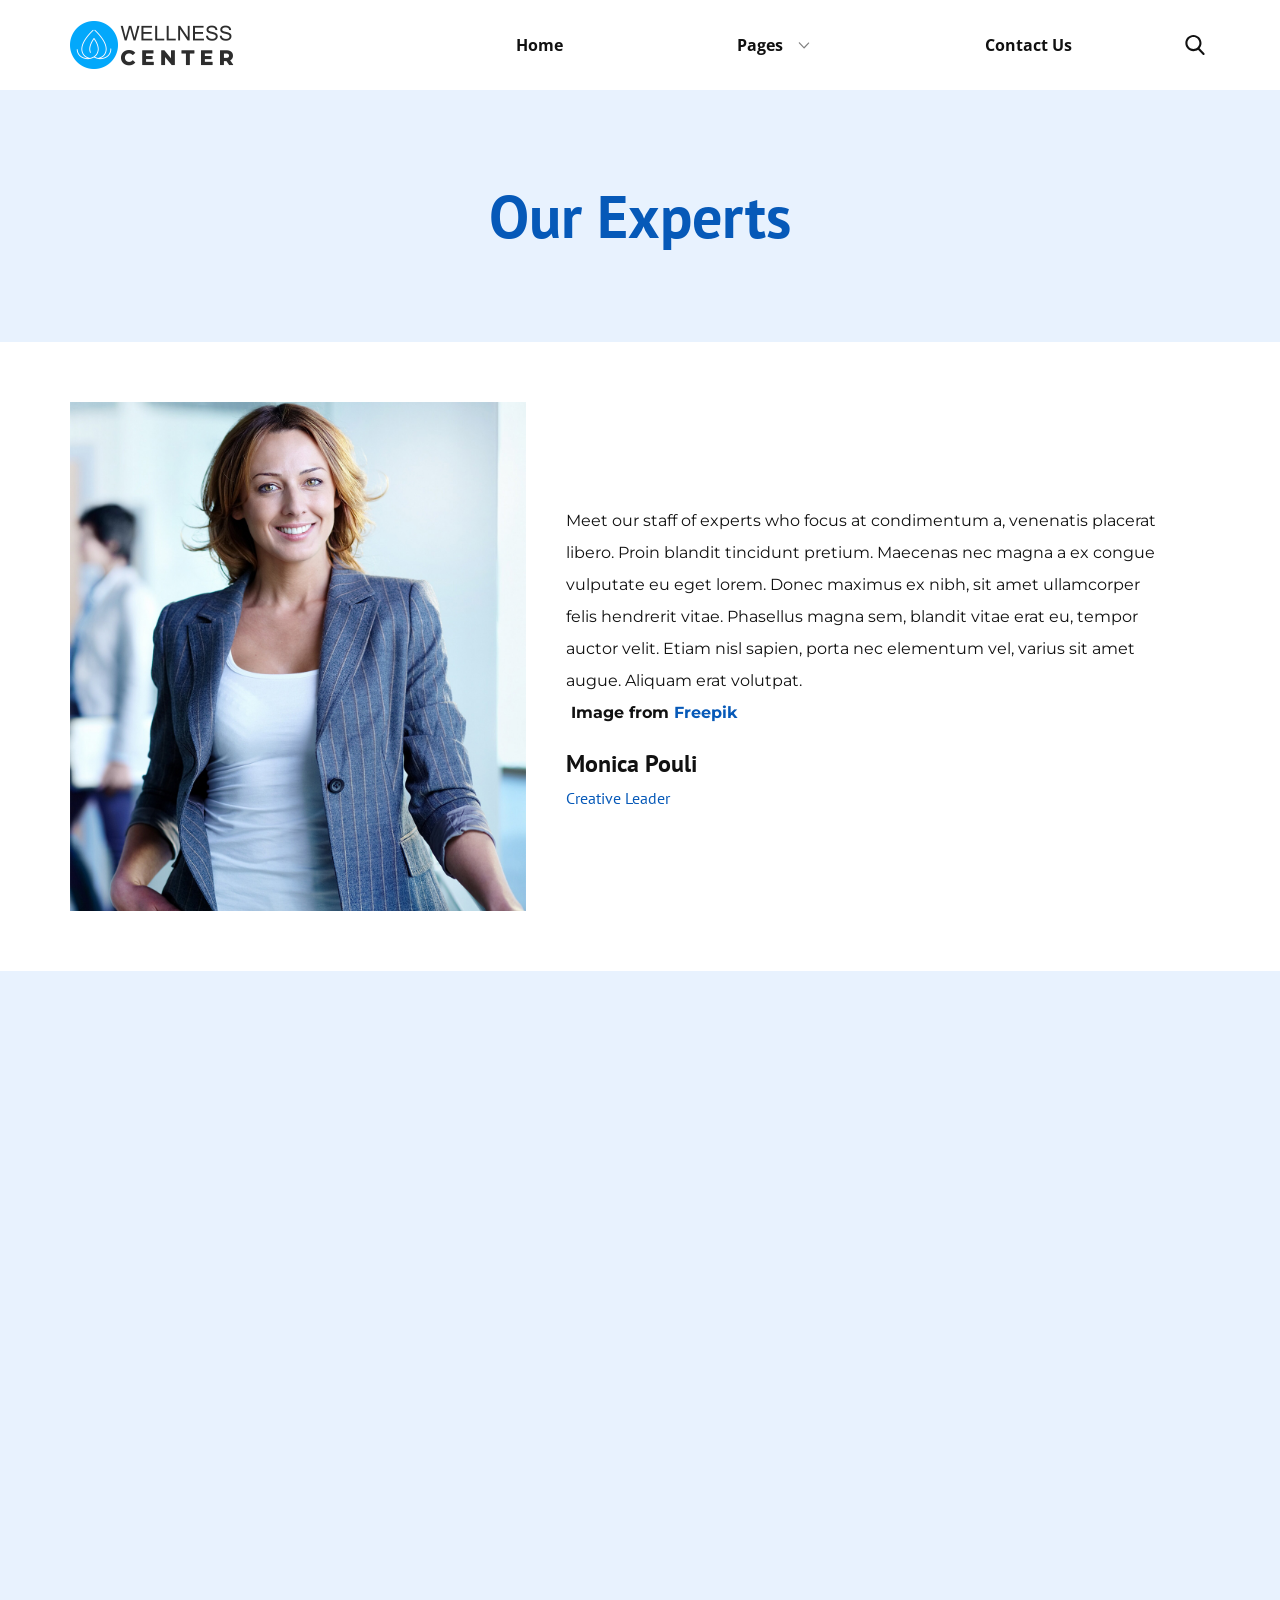
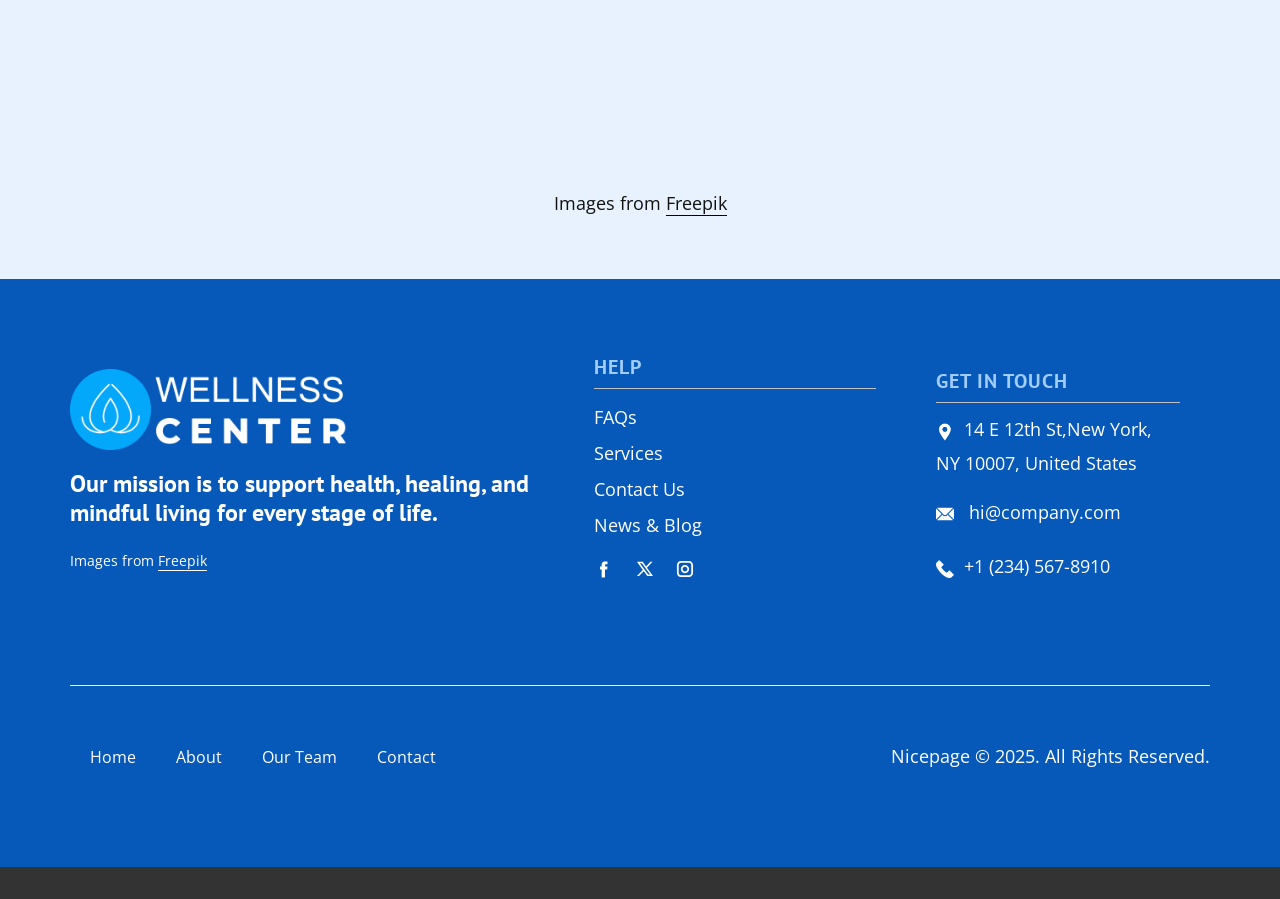
<file: Team.html>
<!DOCTYPE html>
<html style="font-size: 16px;" lang="en"><head>
    <meta name="viewport" content="width=device-width, initial-scale=1.0">
    <meta charset="utf-8">
    <meta name="keywords" content="​Our Experts, Our Amazing Team">
    <meta name="description" content="">
    <title>Team</title>
    <link rel="stylesheet" href="nicepage.css" media="screen">
<link rel="stylesheet" href="Team.css" media="screen">
    <script class="u-script" type="text/javascript" src="jquery.js" defer=""></script>
    <script class="u-script" type="text/javascript" src="nicepage.js" defer=""></script>
    <meta name="generator" content="Nicepage 8.3.6, nicepage.com">
    
    
    
    
    
    <link id="u-page-google-font" rel="stylesheet" href="https://fonts.googleapis.com/css2?display=swap&amp;family=PT+Sans:ital,wght@0,400;0,700;1,400;1,700&amp;family=Open+Sans:ital,wght@0,300;0,400;0,500;0,600;0,700;0,800;1,300;1,400;1,500;1,600;1,700;1,800&amp;family=Montserrat:ital,wght@0,100;0,200;0,300;0,400;0,500;0,600;0,700;0,800;0,900;1,100;1,200;1,300;1,400;1,500;1,600;1,700;1,800;1,900">
    <script type="application/ld+json">{
		"@context": "http://schema.org",
		"@type": "Organization",
		"name": "",
		"logo": "images/logo-black.png",
		"sameAs": [
				"https://facebook.com/name",
				"https://twitter.com/name",
				"https://instagram.com/name"
		]
}</script>
    <meta name="theme-color" content="#0659b8">
    <meta name="twitter:site" content="@">
    <meta name="twitter:card" content="summary_large_image">
    <meta name="twitter:title" content="Team">
    <meta name="twitter:description" content="">
    <meta property="og:title" content="Team">
    <meta property="og:type" content="website">
  <meta data-intl-tel-input-cdn-path="intlTelInput/"></head>
  <body data-path-to-root="./" data-include-products="false" class="u-body u-clearfix u-xl-mode" data-lang="en"><header class="u-clearfix u-header u-header" id="header"><div class="u-clearfix u-sheet u-valign-middle u-valign-middle-xxl u-sheet-1">
        <a href="#" class="u-image u-logo u-image-1" data-image-width="656" data-image-height="192">
          <img src="images/logo-black.png" class="u-logo-image u-logo-image-1">
        </a>
        <nav class="u-dropdown-icon u-menu u-menu-dropdown u-offcanvas u-menu-1" role="navigation" aria-label="Menu navigation">
          <div class="menu-collapse" style="font-size: 1rem; letter-spacing: 0px; font-weight: 700;">
            <a class="u-button-style u-custom-left-right-menu-spacing u-custom-padding-bottom u-custom-text-hover-color u-custom-top-bottom-menu-spacing u-hamburger-link u-nav-link u-text-active-palette-1-base u-text-hover-palette-2-base" href="#" tabindex="-1" aria-label="Open menu" aria-controls="261f">
              <svg class="u-svg-link" viewBox="0 0 24 24"><use xlink:href="#menu-hamburger"></use></svg>
              <svg class="u-svg-content" version="1.1" id="menu-hamburger" viewBox="0 0 16 16" x="0px" y="0px" xmlns:xlink="http://www.w3.org/1999/xlink" xmlns="http://www.w3.org/2000/svg"><g><rect y="1" width="16" height="2"></rect><rect y="7" width="16" height="2"></rect><rect y="13" width="16" height="2"></rect>
</g></svg>
            </a>
          </div>
          <div class="u-custom-menu u-nav-container">
            <ul class="u-nav u-unstyled u-nav-1" role="menubar"><li role="none" class="u-nav-item"><a role="menuitem" class="u-button-style u-nav-link u-text-active-palette-1-base u-text-hover-palette-1-base u-nav-link-2" href="./">Home</a>
</li><li role="none" class="u-nav-item"><a tabindex="-1" role="menuitem" class="u-button-style u-nav-link u-text-active-palette-1-base u-text-hover-palette-1-base u-nav-link-2" aria-haspopup="true" aria-current="page">Pages</a><div class="u-nav-popup"><ul role="menu" class="u-h-spacing-20 u-nav u-unstyled u-v-spacing-10" aria-label="Pages menu"><li role="none" class="u-nav-item"><a role="menuitem" class="u-active-palette-1-base u-button-style u-grey-5 u-hover-palette-1-base u-nav-link" href="About.html">About Us</a>
</li><li role="none" class="u-nav-item"><a tabindex="-1" role="menuitem" class="u-active-palette-1-base u-button-style u-grey-5 u-hover-palette-1-base u-nav-link" href="#">Our Team</a>
</li><li role="none" class="u-nav-item"><a role="menuitem" class="u-active-palette-1-base u-button-style u-grey-5 u-hover-palette-1-base u-nav-link" href="FAQ-Page.html">FAQ</a>
</li></ul>
</div>
</li><li role="none" class="u-nav-item"><a tabindex="-1" role="menuitem" class="u-button-style u-nav-link u-text-active-palette-1-base u-text-hover-palette-1-base u-nav-link-2" href="#">Contact Us</a>
</li></ul>
          </div>
          <div class="u-custom-menu u-nav-container-collapse" id="261f" role="region" aria-label="Menu panel">
            <div class="u-black u-container-style u-inner-container-layout u-opacity u-opacity-95 u-sidenav">
              <div class="u-inner-container-layout u-sidenav-overflow">
                <div class="u-menu-close" tabindex="-1" aria-label="Close menu"></div>
                <ul class="u-align-center u-nav u-popupmenu-items u-unstyled u-nav-3" role="menubar"><li role="none" class="u-nav-item"><a role="menuitem" class="u-button-style u-nav-link" href="./">Home</a>
</li><li role="none" class="u-nav-item"><a tabindex="-1" role="menuitem" class="u-button-style u-nav-link" aria-haspopup="true" aria-current="page">Pages</a><div class="u-nav-popup"><ul role="menu" class="u-h-spacing-20 u-nav u-unstyled u-v-spacing-10" aria-label="Pages menu"><li role="none" class="u-nav-item"><a role="menuitem" class="u-button-style u-nav-link" href="About.html">About Us</a>
</li><li role="none" class="u-nav-item"><a tabindex="-1" role="menuitem" class="u-button-style u-nav-link" href="#">Our Team</a>
</li><li role="none" class="u-nav-item"><a role="menuitem" class="u-button-style u-nav-link" href="FAQ-Page.html">FAQ</a>
</li></ul>
</div>
</li><li role="none" class="u-nav-item"><a tabindex="-1" role="menuitem" class="u-button-style u-nav-link" href="#">Contact Us</a>
</li></ul>
              </div>
            </div>
            <div class="u-black u-menu-overlay u-opacity u-opacity-70"></div>
          </div>
        </nav>
        <form action="#" class="u-search u-search-layout-icon u-search-left u-search-1" data-search-token="no-license" data-href="search/search.html" data-page-id="200617781">
          <div class="u-search-overlay"></div>
          <button class="u-search-button" type="submit"><span class="u-search-icon u-search-icon-1">
              <svg class="u-svg-link" preserveAspectRatio="xMidYMin slice" viewBox="0 0 56.966 56.966"><use xlink:href="#svg-8e85"></use></svg>
              <svg xmlns="http://www.w3.org/2000/svg" xmlns:xlink="http://www.w3.org/1999/xlink" version="1.1" id="svg-8e85" x="0px" y="0px" viewBox="0 0 56.966 56.966" style="enable-background:new 0 0 56.966 56.966;" xml:space="preserve" class="u-svg-content"><path d="M55.146,51.887L41.588,37.786c3.486-4.144,5.396-9.358,5.396-14.786c0-12.682-10.318-23-23-23s-23,10.318-23,23  s10.318,23,23,23c4.761,0,9.298-1.436,13.177-4.162l13.661,14.208c0.571,0.593,1.339,0.92,2.162,0.92  c0.779,0,1.518-0.297,2.079-0.837C56.255,54.982,56.293,53.08,55.146,51.887z M23.984,6c9.374,0,17,7.626,17,17s-7.626,17-17,17  s-17-7.626-17-17S14.61,6,23.984,6z"></path></svg></span>
          </button>
          <input class="u-search-input" type="search" name="search" value="" placeholder="Search">
        </form>
      </div></header>
    <section class="u-clearfix u-container-align-center u-palette-1-light-3 u-section-1" id="block-1">
      <div class="u-clearfix u-sheet u-valign-middle u-sheet-1">
        <h2 class="u-align-center u-text u-text-default u-text-1"> Our Experts</h2>
      </div>
    </section>
    <section class="u-align-left u-clearfix u-container-align-left u-section-2" id="block-2">
      <div class="u-clearfix u-sheet u-valign-middle u-sheet-1">
        <div class="data-layout-selected u-clearfix u-expanded-width u-layout-wrap u-layout-wrap-1">
          <div class="u-layout">
            <div class="u-layout-row">
              <div class="u-align-left u-container-align-left u-container-style u-image u-layout-cell u-size-24-lg u-size-24-xl u-size-32-md u-size-32-sm u-size-32-xs u-image-1" data-image-width="1200" data-image-height="1448">
                <div class="u-container-layout u-container-layout-1"></div>
              </div>
              <div class="u-align-left u-container-align-left u-container-style u-layout-cell u-size-28-md u-size-28-sm u-size-28-xs u-size-36-lg u-size-36-xl u-layout-cell-2">
                <div class="u-container-layout u-valign-middle u-container-layout-2">
                  <p class="u-align-left u-custom-font u-font-montserrat u-text u-text-1"> Meet our staff of experts who focus at condimentum a, venenatis placerat libero. Proin blandit tincidunt pretium. Maecenas nec magna a ex congue vulputate eu eget lorem. Donec maximus ex nibh, sit amet ullamcorper felis hendrerit vitae. Phasellus magna sem, blandit vitae erat eu, tempor auctor velit. Etiam nisl sapien, porta nec elementum vel, varius sit amet augue. Aliquam erat volutpat.<br><span style="font-weight: 700;">&nbsp;Image from <a href="https://www.freepik.com/" class="u-active-none u-border-none u-btn u-button-link u-button-style u-hover-none u-none u-text-palette-1-base u-btn-1">Freepik</a></span>
                  </p>
                  <h4 class="u-align-left u-text u-text-default u-text-2"> Monica Pouli</h4>
                  <h5 class="u-align-left u-text u-text-default u-text-3">Creative Leader</h5>
                </div>
              </div>
            </div>
          </div>
        </div>
      </div>
    </section>
    <section class="u-align-center u-clearfix u-container-align-center u-palette-1-light-3 u-section-3" id="block-3">
      <div class="u-clearfix u-sheet u-valign-middle u-sheet-1">
        <h2 class="u-align-center u-text u-text-body-color u-text-default u-text-1" data-animation-name="customAnimationIn" data-animation-duration="1000">Our Amazing Team</h2>
        <div class="u-expanded-width u-layout-grid u-list u-list-1">
          <div class="u-repeater u-repeater-1">
            <div class="u-align-left u-container-align-left u-container-style u-list-item u-repeater-item u-shape-rectangle u-white u-list-item-1" data-animation-name="customAnimationIn" data-animation-duration="1500" data-animation-delay="500">
              <div class="u-container-layout u-similar-container u-container-layout-1">
                <img alt="" class="u-expanded-width-md u-expanded-width-sm u-expanded-width-xs u-image u-image-default u-image-1" data-image-width="626" data-image-height="417" src="images/woman4.jpg" data-animation-name="customAnimationIn" data-animation-duration="1250" data-animation-delay="250">
                <h3 class="u-text u-text-2"> Jennie Roberts</h3>
                <h6 class="u-text u-text-palette-1-base u-text-3"> Sr. Director of Programs</h6>
              </div>
            </div>
            <div class="u-align-left u-container-align-left u-container-style u-list-item u-repeater-item u-shape-rectangle u-white u-list-item-2" data-animation-name="customAnimationIn" data-animation-duration="1500" data-animation-delay="500">
              <div class="u-container-layout u-similar-container u-container-layout-2">
                <img alt="" class="u-expanded-width-md u-expanded-width-sm u-expanded-width-xs u-image u-image-default u-image-2" data-image-width="626" data-image-height="417" src="images/ddddddd.jpg" data-animation-name="customAnimationIn" data-animation-duration="1250" data-animation-delay="250">
                <h3 class="u-text u-text-4"> James Oliver</h3>
                <h6 class="u-text u-text-palette-1-base u-text-5"> Associate Director of Programs</h6>
              </div>
            </div>
            <div class="u-align-left u-container-align-left u-container-style u-list-item u-repeater-item u-shape-rectangle u-white u-list-item-3" data-animation-name="customAnimationIn" data-animation-duration="1500" data-animation-delay="500">
              <div class="u-container-layout u-similar-container u-container-layout-3">
                <img alt="" class="u-expanded-width-md u-expanded-width-sm u-expanded-width-xs u-image u-image-default u-image-3" data-image-width="626" data-image-height="417" src="images/woman8.jpg" data-animation-name="customAnimationIn" data-animation-duration="1250" data-animation-delay="250">
                <h3 class="u-text u-text-6"> Ann Richmond</h3>
                <h6 class="u-text u-text-palette-1-base u-text-7"> Education Manager</h6>
              </div>
            </div>
            <div class="u-align-left u-container-align-left u-container-style u-list-item u-repeater-item u-shape-rectangle u-white u-list-item-4" data-animation-name="customAnimationIn" data-animation-duration="1500" data-animation-delay="500">
              <div class="u-container-layout u-similar-container u-container-layout-4">
                <img alt="" class="u-expanded-width-md u-expanded-width-sm u-expanded-width-xs u-image u-image-default u-image-4" data-image-width="626" data-image-height="417" src="images/woman9.jpg" data-animation-name="customAnimationIn" data-animation-duration="1250" data-animation-delay="250">
                <h3 class="u-text u-text-8"> Mila Parker</h3>
                <h6 class="u-text u-text-palette-1-base u-text-9"> Office Manager</h6>
              </div>
            </div>
          </div>
        </div>
        <p class="u-align-center u-text u-text-default u-text-10">Images from <a href="https://freepik.com/photos/people" class="u-active-none u-border-1 u-border-active-palette-1-base u-border-black u-border-hover-palette-1-base u-border-no-left u-border-no-right u-border-no-top u-btn u-button-link u-button-style u-hover-none u-none u-text-body-color u-btn-1">Freepik</a>
        </p>
      </div>
    </section>
    
    
    
    <footer class="u-align-center-sm u-align-center-xs u-clearfix u-container-align-center u-footer u-palette-1-base" id="footer"><div class="u-clearfix u-sheet u-valign-middle u-sheet-1">
        <div class="data-layout-selected u-clearfix u-expanded-width u-layout-wrap u-layout-wrap-1">
          <div class="u-gutter-0 u-layout">
            <div class="u-layout-row">
              <div class="u-container-align-left u-container-style u-layout-cell u-shape-rectangle u-size-26-lg u-size-26-xl u-size-26-xxl u-size-40-md u-size-40-sm u-size-40-xs u-layout-cell-1">
                <div class="u-container-layout u-valign-top u-container-layout-1">
                  <a href="" class="u-image u-logo u-image-1" data-image-width="656" data-image-height="192">
                    <img src="images/logo-white-1.png" class="u-logo-image u-logo-image-1">
                  </a>
                  <h4 class="u-align-left u-text u-text-default u-text-1"> Our mission is to support health, healing, and mindful living for every stage of life.</h4>
                  <p class="u-align-left u-text u-text-2">Images from <a href="https://www.freepik.com/" class="u-active-none u-border-1 u-border-active-palette-1-base u-border-hover-palette-1-base u-border-no-left u-border-no-right u-border-no-top u-border-white u-btn u-button-link u-button-style u-hover-none u-none u-text-body-alt-color u-btn-1" target="_blank" data-animation-name="" data-animation-duration="0" data-animation-delay="0" data-animation-direction="">Freepik</a>
                  </p>
                </div>
              </div>
              <div class="u-container-style u-layout-cell u-shape-rectangle u-size-18-lg u-size-18-xl u-size-18-xxl u-size-20-md u-size-20-sm u-size-20-xs u-layout-cell-2">
                <div class="u-container-layout u-valign-top u-container-layout-2">
                  <h5 class="u-align-left u-text u-text-3"> Help</h5>
                  <div class="u-align-left u-border-1 u-border-grey-25 u-border-no-bottom u-border-no-left u-expanded-width u-line u-line-horizontal u-line-1"></div>
                  <p class="u-align-left u-text u-text-4">
                    <a href="#" class="u-active-none u-border-1 u-border-active-white u-border-hover-white u-border-no-left u-border-no-right u-border-no-top u-btn u-button-link u-button-style u-hover-none u-none u-text-active-grey-10 u-text-body-alt-color u-text-hover-grey-10 u-btn-2" title="#" data-animation-name="" data-animation-duration="0" data-animation-delay="0" data-animation-direction=""> FAQs</a>
                    <a href="#" class="u-active-none u-border-1 u-border-active-white u-border-hover-white u-border-no-left u-border-no-right u-border-no-top u-btn u-button-link u-button-style u-hover-none u-none u-text-active-grey-10 u-text-body-alt-color u-text-hover-grey-10 u-btn-3" title="#" data-animation-name="" data-animation-duration="0" data-animation-delay="0" data-animation-direction="">
                      <br>Services
                    </a>
                    <br>
                    <a href="#" class="u-active-none u-border-1 u-border-active-white u-border-hover-white u-border-no-left u-border-no-right u-border-no-top u-btn u-button-link u-button-style u-hover-none u-none u-text-active-grey-10 u-text-body-alt-color u-text-hover-grey-10 u-btn-4" title="#" data-animation-name="" data-animation-duration="0" data-animation-delay="0" data-animation-direction=""> Contact Us<br>
                    </a>
                    <a href="#" class="u-active-none u-border-1 u-border-active-white u-border-hover-white u-border-no-left u-border-no-right u-border-no-top u-btn u-button-link u-button-style u-hover-none u-none u-text-active-grey-10 u-text-body-alt-color u-text-hover-grey-10 u-btn-5" data-animation-name="" data-animation-duration="0" data-animation-delay="0" data-animation-direction=""> News &amp; Blog</a>
                    <br>
                  </p>
                  <div class="u-social-icons u-social-icons-1">
                    <a class="u-social-url" title="facebook" target="_blank" href="https://facebook.com/name"><span class="u-icon u-social-facebook u-social-icon u-text-white u-icon-1"><svg class="u-svg-link" preserveAspectRatio="xMidYMin slice" viewBox="0 0 112 112" style=""><use xlink:href="#svg-58df"></use></svg><svg class="u-svg-content" viewBox="0 0 112 112" x="0" y="0" id="svg-58df"><path fill="currentColor" d="M75.5,28.8H65.4c-1.5,0-4,0.9-4,4.3v9.4h13.9l-1.5,15.8H61.4v45.1H42.8V58.3h-8.8V42.4h8.8V32.2
c0-7.4,3.4-18.8,18.8-18.8h13.8v15.4H75.5z"></path></svg></span>
                    </a>
                    <a class="u-social-url" title="twitter" target="_blank" href="https://twitter.com/name"><span class="u-icon u-social-icon u-social-twitter u-text-white u-icon-2"><svg class="u-svg-link" preserveAspectRatio="xMidYMin slice" viewBox="0 0 112.2 112.2" style=""><use xlink:href="#svg-e10a"></use></svg><svg class="u-svg-content" viewBox="0 0 112.2 112.2" x="0px" y="0px" id="svg-e10a"><path d="M67.1,49.1L98.6,16h-12L62,42L43.2,16H11l32.8,45.2L11,96h11.6l26.3-27.7L69.1,96H101L67.1,49.1z M55,61.9l-5.1-7L27.5,24.4
	h11.4l17.3,23.8l5.1,7.1l23.4,32.2H73.8L55,61.9z"></path></svg></span>
                    </a>
                    <a class="u-social-url" title="instagram" target="_blank" href="https://instagram.com/name"><span class="u-icon u-social-icon u-social-instagram u-text-white u-icon-3"><svg class="u-svg-link" preserveAspectRatio="xMidYMin slice" viewBox="0 0 112 112" style=""><use xlink:href="#svg-3bdf"></use></svg><svg class="u-svg-content" viewBox="0 0 112 112" x="0" y="0" id="svg-3bdf"><path fill="currentColor" d="M55.9,32.9c-12.8,0-23.2,10.4-23.2,23.2s10.4,23.2,23.2,23.2s23.2-10.4,23.2-23.2S68.7,32.9,55.9,32.9z
	 M55.9,69.4c-7.4,0-13.3-6-13.3-13.3c-0.1-7.4,6-13.3,13.3-13.3s13.3,6,13.3,13.3C69.3,63.5,63.3,69.4,55.9,69.4z"></path><path fill="currentColor" d="M78.2,11H33.5C21,11,10.8,21.3,10.8,33.7v44.7c0,12.6,10.2,22.8,22.7,22.8h44.7c12.6,0,22.7-10.2,22.7-22.7
	V33.7C100.8,21.1,90.6,11,78.2,11z M91,78.4c0,7.1-5.8,12.8-12.8,12.8H33.5c-7.1,0-12.8-5.8-12.8-12.8V33.7
	c0-7.1,5.8-12.8,12.8-12.8h44.7c7.1,0,12.8,5.8,12.8,12.8V78.4z"></path></svg></span>
                    </a>
                  </div>
                </div>
              </div>
              <div class="u-container-style u-layout-cell u-shape-rectangle u-size-16-lg u-size-16-xl u-size-16-xxl u-size-60-md u-size-60-sm u-size-60-xs u-layout-cell-3">
                <div class="u-container-layout u-valign-top u-container-layout-3">
                  <h5 class="u-align-left u-text u-text-5"> Get In Touch</h5>
                  <div class="u-align-left u-border-1 u-border-grey-25 u-border-no-bottom u-border-no-left u-expanded-width u-line u-line-horizontal u-line-2" data-animation-name="" data-animation-duration="0" data-animation-delay="0" data-animation-direction=""></div>
                  <p class="u-align-left u-text u-text-6"><span class="u-file-icon u-icon u-text-white u-icon-4"><img src="images/1-b26c8bb7.png" alt=""></span>&nbsp;​​​​14 E 12th St,New York, NY 10007, United States
                  </p>
                  <p class="u-align-left u-text u-text-default u-text-7"><span class="u-file-icon u-icon u-text-white u-icon-5"><img src="images/2-a85e65c4.png" alt=""></span>&nbsp; <a href="mailto:hi@car.repair.com" class="u-active-none u-border-1 u-border-active-white u-border-hover-white u-border-no-left u-border-no-right u-border-no-top u-btn u-button-link u-button-style u-hover-none u-none u-text-active-grey-10 u-text-body-alt-color u-text-hover-grey-10 u-btn-6" data-animation-name="" data-animation-duration="0" data-animation-delay="0" data-animation-direction="">hi@company.com</a>
                  </p>
                  <p class="u-align-left u-text u-text-8">
                    <a href="tel:+12345678910" class="u-active-none u-border-1 u-border-active-white u-border-hover-white u-border-no-left u-border-no-right u-border-no-top u-btn u-button-link u-button-style u-hover-none u-none u-text-active-grey-10 u-text-body-alt-color u-text-hover-grey-10 u-btn-7" data-animation-name="" data-animation-duration="0" data-animation-delay="0" data-animation-direction=""><span class="u-file-icon u-icon u-text-white u-icon-6"><img src="images/3-c91f3b92.png" alt=""></span>&nbsp;​+1 (234) 567-8910
                    </a>
                  </p>
                </div>
              </div>
            </div>
          </div>
        </div>
        <div class="u-align-center u-border-1 u-border-white u-expanded-width u-line u-line-horizontal u-line-3"></div>
        <div class="data-layout-selected u-clearfix u-expanded-width u-layout-custom-xs u-layout-wrap u-layout-wrap-2">
          <div class="u-layout">
            <div class="u-layout-row">
              <div class="u-container-style u-layout-cell u-size-14-xs u-size-30-lg u-size-30-xl u-size-30-xxl u-size-60-md u-size-60-sm u-layout-cell-4">
                <div class="u-container-layout u-valign-middle u-container-layout-4">
                  <nav class="u-menu u-menu-dropdown u-offcanvas u-menu-1" data-responsive-from="XS" role="navigation">
                    <div class="menu-collapse">
                      <a class="u-button-style u-hamburger-link u-nav-link" aria-label="Open menu" aria-controls="e226" href="#">
                        <svg class="u-svg-link" viewBox="0 0 24 24"><use xlink:href="#svg-23e0"></use></svg>
                        <svg class="u-svg-content" version="1.1" id="svg-23e0" viewBox="0 0 16 16" x="0px" y="0px" xmlns:xlink="http://www.w3.org/1999/xlink" xmlns="http://www.w3.org/2000/svg"><g><rect y="1" width="16" height="2"></rect><rect y="7" width="16" height="2"></rect><rect y="13" width="16" height="2"></rect>
</g></svg>
                      </a>
                    </div>
                    <div class="u-custom-menu u-nav-container">
                      <ul class="u-nav u-unstyled" role="menubar"><li class="u-nav-item" role="none"><a class="u-button-style u-nav-link" href="#" tabindex="-1" role="menuitem" aria-haspopup="true" aria-expanded="false">Home</a>
</li><li class="u-nav-item" role="none"><a class="u-button-style u-nav-link" href="#" tabindex="-1" role="menuitem">About</a>
</li><li class="u-nav-item" role="none"><a class="u-button-style u-nav-link" href="#" tabindex="-1" role="menuitem">Our Team</a>
</li><li class="u-nav-item" role="none"><a class="u-button-style u-nav-link" href="#" tabindex="-1" role="menuitem">Contact</a>
</li></ul>
                    </div>
                    <div id="e226" role="region" aria-label="Menu panel" class="u-custom-menu u-nav-container-collapse">
                      <div class="u-black u-container-style u-inner-container-layout u-opacity u-opacity-95 u-sidenav">
                        <div class="u-inner-container-layout u-sidenav-overflow">
                          <div class="u-menu-close" aria-label="Close menu"></div>
                          <ul class="u-align-center u-nav u-popupmenu-items u-unstyled u-nav-2"><li class="u-nav-item"><a class="u-button-style u-nav-link" href="#">Home</a>
</li><li class="u-nav-item"><a class="u-button-style u-nav-link" href="#">About</a>
</li><li class="u-nav-item"><a class="u-button-style u-nav-link" href="#">Our Team</a>
</li><li class="u-nav-item"><a class="u-button-style u-nav-link" href="#">Contact</a>
</li></ul>
                        </div>
                      </div>
                      <div class="u-black u-menu-overlay u-opacity u-opacity-70"></div>
                    </div>
                    <style class="menu-style">@media (max-width: 539px) {
                    [data-responsive-from="XS"] .u-nav-container {
                        display: none;
                    }
                    [data-responsive-from="XS"] .menu-collapse {
                        display: block;
                    }
                }</style>
                  </nav>
                </div>
              </div>
              <div class="u-container-align-left-md u-container-align-left-sm u-container-align-left-xs u-container-align-right-lg u-container-align-right-xl u-container-align-right-xxl u-container-style u-layout-cell u-size-30-lg u-size-30-xl u-size-30-xxl u-size-46-xs u-size-60-md u-size-60-sm u-layout-cell-5">
                <div class="u-container-layout u-valign-middle u-container-layout-5">
                  <p class="u-align-left-md u-align-left-sm u-align-left-xs u-align-right-lg u-align-right-xl u-align-right-xxl u-text u-text-default u-text-9">Nicepage © 2025. All Rights Reserved.</p>
                </div>
              </div>
            </div>
          </div>
        </div>
      </div></footer>
    <section class="u-backlink u-clearfix u-grey-80"></section>
  
</body></html>
</file>
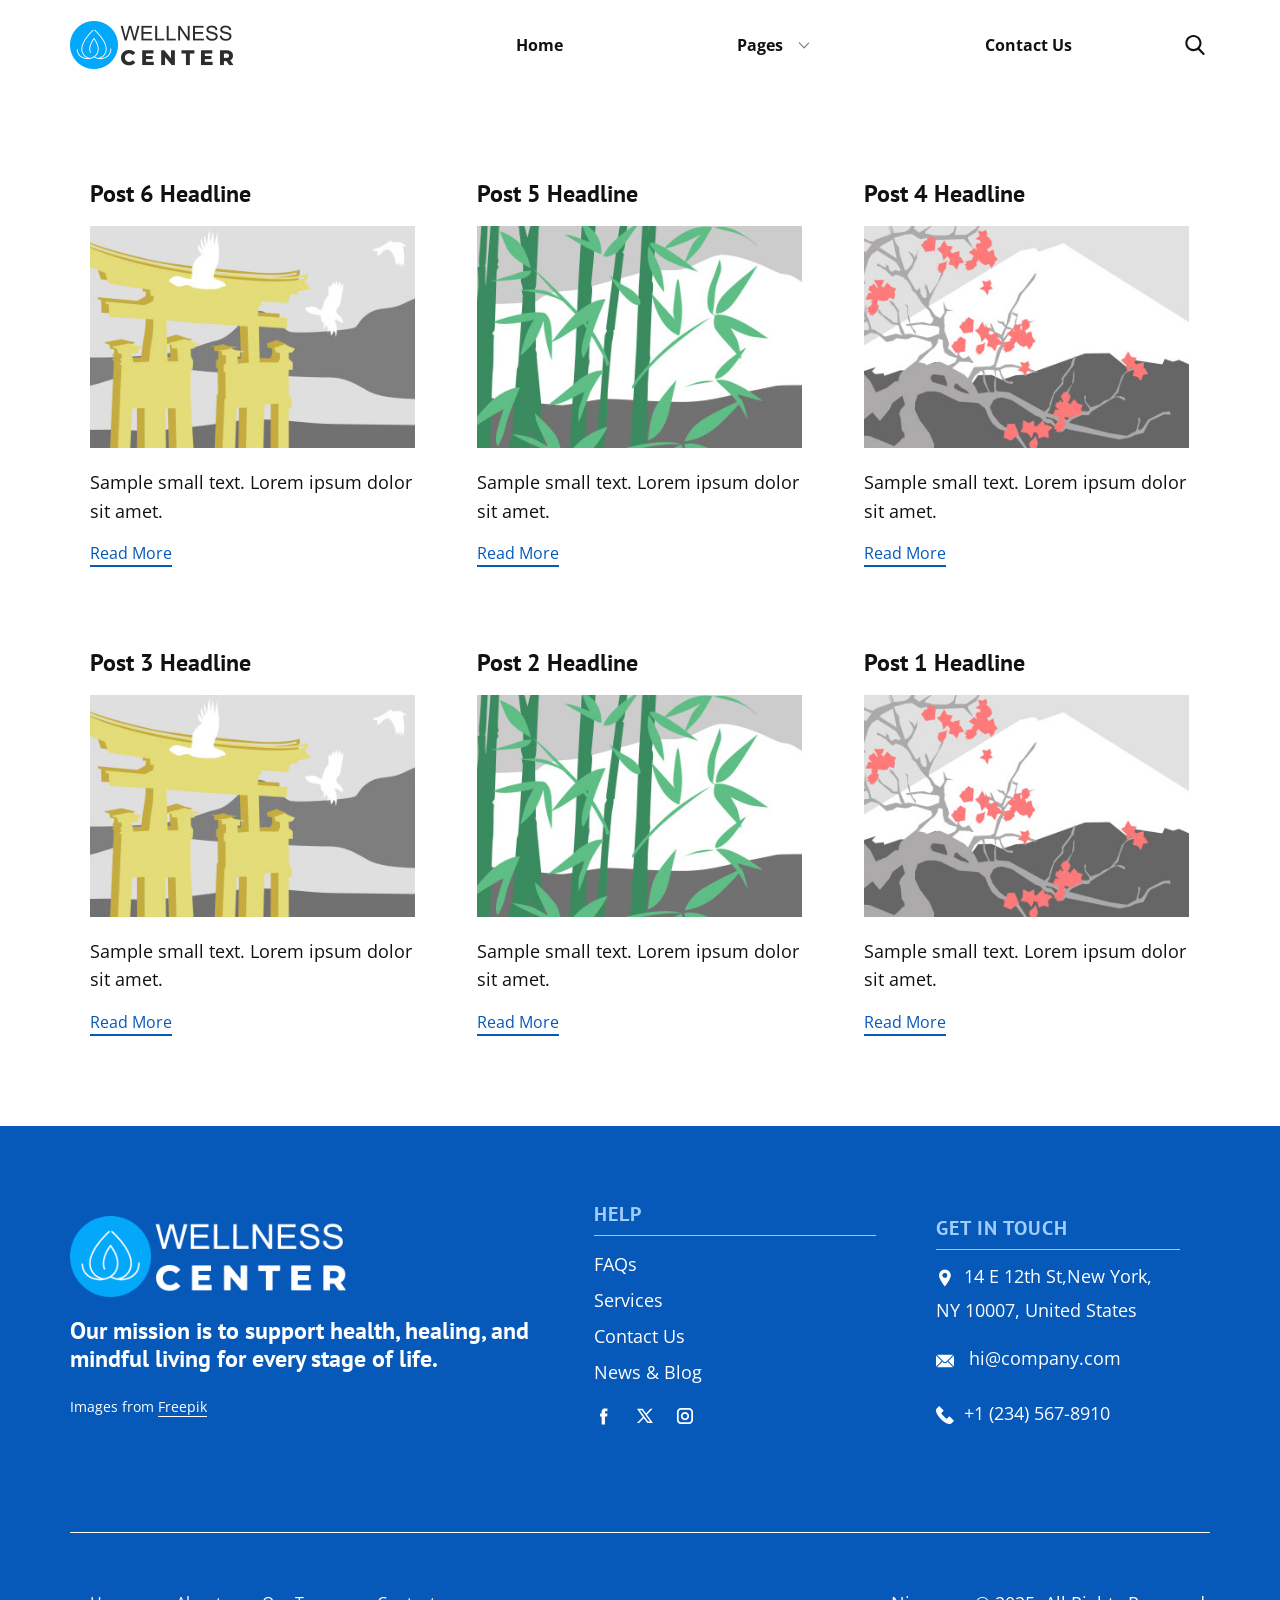
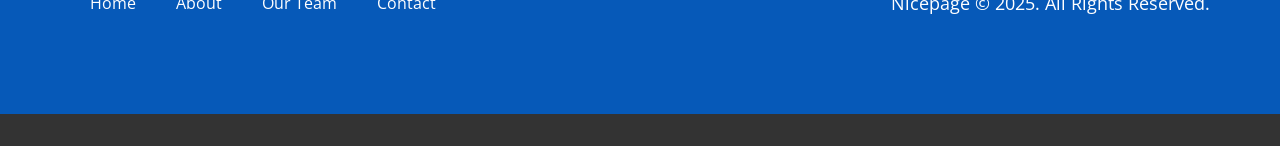
<file: blog/blog.html>
<!DOCTYPE html>
<html style="font-size: 16px;" lang="en"><head>
    <meta name="viewport" content="width=device-width, initial-scale=1.0">
    <meta charset="utf-8">
    <meta name="keywords" content="">
    <meta name="description" content="">
    <title>Blog</title>
    <link rel="stylesheet" href="../nicepage.css" media="screen">
<link rel="stylesheet" href="../Blog-Template.css" media="screen">
    <script class="u-script" type="text/javascript" src="../jquery.js" defer=""></script>
    <script class="u-script" type="text/javascript" src="../nicepage.js" defer=""></script>
    <meta name="generator" content="Nicepage 8.3.6, nicepage.com">
    
    
    
    <link id="u-page-google-font" rel="stylesheet" href="https://fonts.googleapis.com/css2?display=swap&amp;family=PT+Sans:ital,wght@0,400;0,700;1,400;1,700&amp;family=Open+Sans:ital,wght@0,300;0,400;0,500;0,600;0,700;0,800;1,300;1,400;1,500;1,600;1,700;1,800">
    <script type="application/ld+json">{
		"@context": "http://schema.org",
		"@type": "Organization",
		"name": "",
		"logo": "images/logo-black.png",
		"sameAs": [
				"https://facebook.com/name",
				"https://twitter.com/name",
				"https://instagram.com/name"
		]
}</script>
    <meta name="theme-color" content="#0659b8">
    <meta name="twitter:site" content="@">
    <meta name="twitter:card" content="summary_large_image">
    <meta name="twitter:title" content="Blog">
    <meta name="twitter:description" content="">
  <meta data-intl-tel-input-cdn-path="intlTelInput/"></head>
  <body data-path-to-root="../" data-include-products="false" class="u-body u-xl-mode" data-lang="en"><header class="u-clearfix u-header u-header" id="header"><div class="u-clearfix u-sheet u-valign-middle u-valign-middle-xxl u-sheet-1">
        <a href="#" class="u-image u-logo u-image-1" data-image-width="656" data-image-height="192">
          <img src="../images/logo-black.png" class="u-logo-image u-logo-image-1">
        </a>
        <nav class="u-dropdown-icon u-menu u-menu-dropdown u-offcanvas u-menu-1" role="navigation" aria-label="Menu navigation">
          <div class="menu-collapse" style="font-size: 1rem; letter-spacing: 0px; font-weight: 700;">
            <a class="u-button-style u-custom-left-right-menu-spacing u-custom-padding-bottom u-custom-text-hover-color u-custom-top-bottom-menu-spacing u-hamburger-link u-nav-link u-text-active-palette-1-base u-text-hover-palette-2-base" href="#" tabindex="-1" aria-label="Open menu" aria-controls="261f">
              <svg class="u-svg-link" viewBox="0 0 24 24"><use xlink:href="#menu-hamburger"></use></svg>
              <svg class="u-svg-content" version="1.1" id="menu-hamburger" viewBox="0 0 16 16" x="0px" y="0px" xmlns:xlink="http://www.w3.org/1999/xlink" xmlns="http://www.w3.org/2000/svg"><g><rect y="1" width="16" height="2"></rect><rect y="7" width="16" height="2"></rect><rect y="13" width="16" height="2"></rect>
</g></svg>
            </a>
          </div>
          <div class="u-custom-menu u-nav-container">
            <ul class="u-nav u-unstyled u-nav-1" role="menubar"><li role="none" class="u-nav-item"><a role="menuitem" class="u-button-style u-nav-link u-text-active-palette-1-base u-text-hover-palette-1-base u-nav-link-2" href="../">Home</a>
</li><li role="none" class="u-nav-item"><a tabindex="-1" role="menuitem" class="u-button-style u-nav-link u-text-active-palette-1-base u-text-hover-palette-1-base u-nav-link-2" aria-haspopup="true" aria-current="page">Pages</a><div class="u-nav-popup"><ul role="menu" class="u-h-spacing-20 u-nav u-unstyled u-v-spacing-10" aria-label="Pages menu"><li role="none" class="u-nav-item"><a role="menuitem" class="u-active-palette-1-base u-button-style u-grey-5 u-hover-palette-1-base u-nav-link" href="../About.html">About Us</a>
</li><li role="none" class="u-nav-item"><a tabindex="-1" role="menuitem" class="u-active-palette-1-base u-button-style u-grey-5 u-hover-palette-1-base u-nav-link" href="#">Our Team</a>
</li><li role="none" class="u-nav-item"><a role="menuitem" class="u-active-palette-1-base u-button-style u-grey-5 u-hover-palette-1-base u-nav-link" href="../FAQ-Page.html">FAQ</a>
</li></ul>
</div>
</li><li role="none" class="u-nav-item"><a tabindex="-1" role="menuitem" class="u-button-style u-nav-link u-text-active-palette-1-base u-text-hover-palette-1-base u-nav-link-2" href="#">Contact Us</a>
</li></ul>
          </div>
          <div class="u-custom-menu u-nav-container-collapse" id="261f" role="region" aria-label="Menu panel">
            <div class="u-black u-container-style u-inner-container-layout u-opacity u-opacity-95 u-sidenav">
              <div class="u-inner-container-layout u-sidenav-overflow">
                <div class="u-menu-close" tabindex="-1" aria-label="Close menu"></div>
                <ul class="u-align-center u-nav u-popupmenu-items u-unstyled u-nav-3" role="menubar"><li role="none" class="u-nav-item"><a role="menuitem" class="u-button-style u-nav-link" href="../">Home</a>
</li><li role="none" class="u-nav-item"><a tabindex="-1" role="menuitem" class="u-button-style u-nav-link" aria-haspopup="true" aria-current="page">Pages</a><div class="u-nav-popup"><ul role="menu" class="u-h-spacing-20 u-nav u-unstyled u-v-spacing-10" aria-label="Pages menu"><li role="none" class="u-nav-item"><a role="menuitem" class="u-button-style u-nav-link" href="../About.html">About Us</a>
</li><li role="none" class="u-nav-item"><a tabindex="-1" role="menuitem" class="u-button-style u-nav-link" href="#">Our Team</a>
</li><li role="none" class="u-nav-item"><a role="menuitem" class="u-button-style u-nav-link" href="../FAQ-Page.html">FAQ</a>
</li></ul>
</div>
</li><li role="none" class="u-nav-item"><a tabindex="-1" role="menuitem" class="u-button-style u-nav-link" href="#">Contact Us</a>
</li></ul>
              </div>
            </div>
            <div class="u-black u-menu-overlay u-opacity u-opacity-70"></div>
          </div>
        </nav>
        <form action="#" class="u-search u-search-layout-icon u-search-left u-search-1" data-search-token="no-license" data-href="../search/search.html" data-page-id="200617781">
          <div class="u-search-overlay"></div>
          <button class="u-search-button" type="submit"><span class="u-search-icon u-search-icon-1">
              <svg class="u-svg-link" preserveAspectRatio="xMidYMin slice" viewBox="0 0 56.966 56.966"><use xlink:href="#svg-8e85"></use></svg>
              <svg xmlns="http://www.w3.org/2000/svg" xmlns:xlink="http://www.w3.org/1999/xlink" version="1.1" id="svg-8e85" x="0px" y="0px" viewBox="0 0 56.966 56.966" style="enable-background:new 0 0 56.966 56.966;" xml:space="preserve" class="u-svg-content"><path d="M55.146,51.887L41.588,37.786c3.486-4.144,5.396-9.358,5.396-14.786c0-12.682-10.318-23-23-23s-23,10.318-23,23  s10.318,23,23,23c4.761,0,9.298-1.436,13.177-4.162l13.661,14.208c0.571,0.593,1.339,0.92,2.162,0.92  c0.779,0,1.518-0.297,2.079-0.837C56.255,54.982,56.293,53.08,55.146,51.887z M23.984,6c9.374,0,17,7.626,17,17s-7.626,17-17,17  s-17-7.626-17-17S14.61,6,23.984,6z"></path></svg></span>
          </button>
          <input class="u-search-input" type="search" name="search" value="" placeholder="Search">
        </form>
      </div></header>
    <section class="u-clearfix u-section-1" id="block-2">
      <div class="u-clearfix u-sheet u-valign-middle u-sheet-1"><!--blog--><!--blog_options_json--><!--{"type":"Recent","source":"","tags":"","count":""}--><!--/blog_options_json-->
        <div class="u-blog u-expanded-width u-repeater u-repeater-1" data-blog-id="blog-1"><!--blog_post-->
          <div class="u-blog-post u-container-style u-repeater-item u-white u-repeater-item-1">
            <div class="u-container-layout u-similar-container u-valign-top u-container-layout-1"><!--blog_post_header-->
              <h4 class="u-blog-control u-text u-text-1">
                <a class="u-post-header-link" href="../blog/post-5.html">Post 6 Headline</a>
              </h4><!--/blog_post_header--><!--blog_post_image-->
              <img alt="" class="u-blog-control u-expanded-width u-image u-image-default u-image-1" src="../images/8ad73f3c.jpeg" data-href="../blog/post-5.html"><!--/blog_post_image--><!--blog_post_content-->
              <div class="u-blog-control u-post-content u-text u-text-2 fr-view">Sample small text. Lorem ipsum dolor sit amet.</div><!--/blog_post_content--><!--blog_post_readmore-->
              <a href="../blog/post-5.html" class="u-blog-control u-border-2 u-border-palette-1-base u-btn u-btn-rectangle u-button-style u-none u-btn-1"><!--blog_post_readmore_content--><!--options_json--><!--{"content":"","defaultValue":"Read More"}--><!--/options_json-->Read More<!--/blog_post_readmore_content--></a><!--/blog_post_readmore-->
            </div>
          </div><div class="u-blog-post u-container-style u-repeater-item u-video-cover u-white">
            <div class="u-container-layout u-similar-container u-valign-top u-container-layout-2"><!--blog_post_header-->
              <h4 class="u-blog-control u-text u-text-3">
                <a class="u-post-header-link" href="../blog/post-4.html">Post 5 Headline</a>
              </h4><!--/blog_post_header--><!--blog_post_image-->
              <img alt="" class="u-blog-control u-expanded-width u-image u-image-default u-image-2" src="../images/68f64b9d.jpeg" data-href="../blog/post-4.html"><!--/blog_post_image--><!--blog_post_content-->
              <div class="u-blog-control u-post-content u-text u-text-4 fr-view">Sample small text. Lorem ipsum dolor sit amet.</div><!--/blog_post_content--><!--blog_post_readmore-->
              <a href="../blog/post-4.html" class="u-blog-control u-border-2 u-border-palette-1-base u-btn u-btn-rectangle u-button-style u-none u-btn-2"><!--blog_post_readmore_content--><!--options_json--><!--{"content":"","defaultValue":"Read More"}--><!--/options_json-->Read More<!--/blog_post_readmore_content--></a><!--/blog_post_readmore-->
            </div>
          </div><div class="u-blog-post u-container-style u-repeater-item u-video-cover u-white">
            <div class="u-container-layout u-similar-container u-valign-top u-container-layout-3"><!--blog_post_header-->
              <h4 class="u-blog-control u-text u-text-5">
                <a class="u-post-header-link" href="../blog/post-3.html">Post 4 Headline</a>
              </h4><!--/blog_post_header--><!--blog_post_image-->
              <img alt="" class="u-blog-control u-expanded-width u-image u-image-default u-image-3" src="../images/0fd3416c.jpeg" data-href="../blog/post-3.html"><!--/blog_post_image--><!--blog_post_content-->
              <div class="u-blog-control u-post-content u-text u-text-6 fr-view">Sample small text. Lorem ipsum dolor sit amet.</div><!--/blog_post_content--><!--blog_post_readmore-->
              <a href="../blog/post-3.html" class="u-blog-control u-border-2 u-border-palette-1-base u-btn u-btn-rectangle u-button-style u-none u-btn-3"><!--blog_post_readmore_content--><!--options_json--><!--{"content":"","defaultValue":"Read More"}--><!--/options_json-->Read More<!--/blog_post_readmore_content--></a><!--/blog_post_readmore-->
            </div>
          </div><div class="u-blog-post u-container-style u-repeater-item u-white u-repeater-item-1">
            <div class="u-container-layout u-similar-container u-valign-top u-container-layout-1"><!--blog_post_header-->
              <h4 class="u-blog-control u-text u-text-1">
                <a class="u-post-header-link" href="../blog/post-2.html">Post 3 Headline</a>
              </h4><!--/blog_post_header--><!--blog_post_image-->
              <img alt="" class="u-blog-control u-expanded-width u-image u-image-default u-image-1" src="../images/8ad73f3c.jpeg" data-href="../blog/post-2.html"><!--/blog_post_image--><!--blog_post_content-->
              <div class="u-blog-control u-post-content u-text u-text-2 fr-view">Sample small text. Lorem ipsum dolor sit amet.</div><!--/blog_post_content--><!--blog_post_readmore-->
              <a href="../blog/post-2.html" class="u-blog-control u-border-2 u-border-palette-1-base u-btn u-btn-rectangle u-button-style u-none u-btn-1"><!--blog_post_readmore_content--><!--options_json--><!--{"content":"","defaultValue":"Read More"}--><!--/options_json-->Read More<!--/blog_post_readmore_content--></a><!--/blog_post_readmore-->
            </div>
          </div><div class="u-blog-post u-container-style u-repeater-item u-video-cover u-white">
            <div class="u-container-layout u-similar-container u-valign-top u-container-layout-2"><!--blog_post_header-->
              <h4 class="u-blog-control u-text u-text-3">
                <a class="u-post-header-link" href="../blog/post-1.html">Post 2 Headline</a>
              </h4><!--/blog_post_header--><!--blog_post_image-->
              <img alt="" class="u-blog-control u-expanded-width u-image u-image-default u-image-2" src="../images/68f64b9d.jpeg" data-href="../blog/post-1.html"><!--/blog_post_image--><!--blog_post_content-->
              <div class="u-blog-control u-post-content u-text u-text-4 fr-view">Sample small text. Lorem ipsum dolor sit amet.</div><!--/blog_post_content--><!--blog_post_readmore-->
              <a href="../blog/post-1.html" class="u-blog-control u-border-2 u-border-palette-1-base u-btn u-btn-rectangle u-button-style u-none u-btn-2"><!--blog_post_readmore_content--><!--options_json--><!--{"content":"","defaultValue":"Read More"}--><!--/options_json-->Read More<!--/blog_post_readmore_content--></a><!--/blog_post_readmore-->
            </div>
          </div><div class="u-blog-post u-container-style u-repeater-item u-video-cover u-white">
            <div class="u-container-layout u-similar-container u-valign-top u-container-layout-3"><!--blog_post_header-->
              <h4 class="u-blog-control u-text u-text-5">
                <a class="u-post-header-link" href="../blog/post.html">Post 1 Headline</a>
              </h4><!--/blog_post_header--><!--blog_post_image-->
              <img alt="" class="u-blog-control u-expanded-width u-image u-image-default u-image-3" src="../images/0fd3416c.jpeg" data-href="../blog/post.html"><!--/blog_post_image--><!--blog_post_content-->
              <div class="u-blog-control u-post-content u-text u-text-6 fr-view">Sample small text. Lorem ipsum dolor sit amet.</div><!--/blog_post_content--><!--blog_post_readmore-->
              <a href="../blog/post.html" class="u-blog-control u-border-2 u-border-palette-1-base u-btn u-btn-rectangle u-button-style u-none u-btn-3"><!--blog_post_readmore_content--><!--options_json--><!--{"content":"","defaultValue":"Read More"}--><!--/options_json-->Read More<!--/blog_post_readmore_content--></a><!--/blog_post_readmore-->
            </div>
          </div><!--/blog_post--><!--blog_post-->
          <!--/blog_post--><!--blog_post-->
          <!--/blog_post-->
        </div><!--/blog-->
      </div>
    </section>
    
    
    
    <footer class="u-align-center-sm u-align-center-xs u-clearfix u-container-align-center u-footer u-palette-1-base" id="footer"><div class="u-clearfix u-sheet u-valign-middle u-sheet-1">
        <div class="data-layout-selected u-clearfix u-expanded-width u-layout-wrap u-layout-wrap-1">
          <div class="u-gutter-0 u-layout">
            <div class="u-layout-row">
              <div class="u-container-align-left u-container-style u-layout-cell u-shape-rectangle u-size-26-lg u-size-26-xl u-size-26-xxl u-size-40-md u-size-40-sm u-size-40-xs u-layout-cell-1">
                <div class="u-container-layout u-valign-top u-container-layout-1">
                  <a href="" class="u-image u-logo u-image-1" data-image-width="656" data-image-height="192">
                    <img src="../images/logo-white-1.png" class="u-logo-image u-logo-image-1">
                  </a>
                  <h4 class="u-align-left u-text u-text-default u-text-1"> Our mission is to support health, healing, and mindful living for every stage of life.</h4>
                  <p class="u-align-left u-text u-text-2">Images from <a href="https://www.freepik.com/" class="u-active-none u-border-1 u-border-active-palette-1-base u-border-hover-palette-1-base u-border-no-left u-border-no-right u-border-no-top u-border-white u-btn u-button-link u-button-style u-hover-none u-none u-text-body-alt-color u-btn-1" target="_blank" data-animation-name="" data-animation-duration="0" data-animation-delay="0" data-animation-direction="">Freepik</a>
                  </p>
                </div>
              </div>
              <div class="u-container-style u-layout-cell u-shape-rectangle u-size-18-lg u-size-18-xl u-size-18-xxl u-size-20-md u-size-20-sm u-size-20-xs u-layout-cell-2">
                <div class="u-container-layout u-valign-top u-container-layout-2">
                  <h5 class="u-align-left u-text u-text-3"> Help</h5>
                  <div class="u-align-left u-border-1 u-border-grey-25 u-border-no-bottom u-border-no-left u-expanded-width u-line u-line-horizontal u-line-1"></div>
                  <p class="u-align-left u-text u-text-4">
                    <a href="#" class="u-active-none u-border-1 u-border-active-white u-border-hover-white u-border-no-left u-border-no-right u-border-no-top u-btn u-button-link u-button-style u-hover-none u-none u-text-active-grey-10 u-text-body-alt-color u-text-hover-grey-10 u-btn-2" title="#" data-animation-name="" data-animation-duration="0" data-animation-delay="0" data-animation-direction=""> FAQs</a>
                    <a href="#" class="u-active-none u-border-1 u-border-active-white u-border-hover-white u-border-no-left u-border-no-right u-border-no-top u-btn u-button-link u-button-style u-hover-none u-none u-text-active-grey-10 u-text-body-alt-color u-text-hover-grey-10 u-btn-3" title="#" data-animation-name="" data-animation-duration="0" data-animation-delay="0" data-animation-direction="">
                      <br>Services
                    </a>
                    <br>
                    <a href="#" class="u-active-none u-border-1 u-border-active-white u-border-hover-white u-border-no-left u-border-no-right u-border-no-top u-btn u-button-link u-button-style u-hover-none u-none u-text-active-grey-10 u-text-body-alt-color u-text-hover-grey-10 u-btn-4" title="#" data-animation-name="" data-animation-duration="0" data-animation-delay="0" data-animation-direction=""> Contact Us<br>
                    </a>
                    <a href="#" class="u-active-none u-border-1 u-border-active-white u-border-hover-white u-border-no-left u-border-no-right u-border-no-top u-btn u-button-link u-button-style u-hover-none u-none u-text-active-grey-10 u-text-body-alt-color u-text-hover-grey-10 u-btn-5" data-animation-name="" data-animation-duration="0" data-animation-delay="0" data-animation-direction=""> News &amp; Blog</a>
                    <br>
                  </p>
                  <div class="u-social-icons u-social-icons-1">
                    <a class="u-social-url" title="facebook" target="_blank" href="https://facebook.com/name"><span class="u-icon u-social-facebook u-social-icon u-text-white u-icon-1"><svg class="u-svg-link" preserveAspectRatio="xMidYMin slice" viewBox="0 0 112 112" style=""><use xlink:href="#svg-58df"></use></svg><svg class="u-svg-content" viewBox="0 0 112 112" x="0" y="0" id="svg-58df"><path fill="currentColor" d="M75.5,28.8H65.4c-1.5,0-4,0.9-4,4.3v9.4h13.9l-1.5,15.8H61.4v45.1H42.8V58.3h-8.8V42.4h8.8V32.2
c0-7.4,3.4-18.8,18.8-18.8h13.8v15.4H75.5z"></path></svg></span>
                    </a>
                    <a class="u-social-url" title="twitter" target="_blank" href="https://twitter.com/name"><span class="u-icon u-social-icon u-social-twitter u-text-white u-icon-2"><svg class="u-svg-link" preserveAspectRatio="xMidYMin slice" viewBox="0 0 112.2 112.2" style=""><use xlink:href="#svg-e10a"></use></svg><svg class="u-svg-content" viewBox="0 0 112.2 112.2" x="0px" y="0px" id="svg-e10a"><path d="M67.1,49.1L98.6,16h-12L62,42L43.2,16H11l32.8,45.2L11,96h11.6l26.3-27.7L69.1,96H101L67.1,49.1z M55,61.9l-5.1-7L27.5,24.4
	h11.4l17.3,23.8l5.1,7.1l23.4,32.2H73.8L55,61.9z"></path></svg></span>
                    </a>
                    <a class="u-social-url" title="instagram" target="_blank" href="https://instagram.com/name"><span class="u-icon u-social-icon u-social-instagram u-text-white u-icon-3"><svg class="u-svg-link" preserveAspectRatio="xMidYMin slice" viewBox="0 0 112 112" style=""><use xlink:href="#svg-3bdf"></use></svg><svg class="u-svg-content" viewBox="0 0 112 112" x="0" y="0" id="svg-3bdf"><path fill="currentColor" d="M55.9,32.9c-12.8,0-23.2,10.4-23.2,23.2s10.4,23.2,23.2,23.2s23.2-10.4,23.2-23.2S68.7,32.9,55.9,32.9z
	 M55.9,69.4c-7.4,0-13.3-6-13.3-13.3c-0.1-7.4,6-13.3,13.3-13.3s13.3,6,13.3,13.3C69.3,63.5,63.3,69.4,55.9,69.4z"></path><path fill="currentColor" d="M78.2,11H33.5C21,11,10.8,21.3,10.8,33.7v44.7c0,12.6,10.2,22.8,22.7,22.8h44.7c12.6,0,22.7-10.2,22.7-22.7
	V33.7C100.8,21.1,90.6,11,78.2,11z M91,78.4c0,7.1-5.8,12.8-12.8,12.8H33.5c-7.1,0-12.8-5.8-12.8-12.8V33.7
	c0-7.1,5.8-12.8,12.8-12.8h44.7c7.1,0,12.8,5.8,12.8,12.8V78.4z"></path></svg></span>
                    </a>
                  </div>
                </div>
              </div>
              <div class="u-container-style u-layout-cell u-shape-rectangle u-size-16-lg u-size-16-xl u-size-16-xxl u-size-60-md u-size-60-sm u-size-60-xs u-layout-cell-3">
                <div class="u-container-layout u-valign-top u-container-layout-3">
                  <h5 class="u-align-left u-text u-text-5"> Get In Touch</h5>
                  <div class="u-align-left u-border-1 u-border-grey-25 u-border-no-bottom u-border-no-left u-expanded-width u-line u-line-horizontal u-line-2" data-animation-name="" data-animation-duration="0" data-animation-delay="0" data-animation-direction=""></div>
                  <p class="u-align-left u-text u-text-6"><span class="u-file-icon u-icon u-text-white u-icon-4"><img src="../images/1-b26c8bb7.png" alt=""></span>&nbsp;​​​​14 E 12th St,New York, NY 10007, United States
                  </p>
                  <p class="u-align-left u-text u-text-default u-text-7"><span class="u-file-icon u-icon u-text-white u-icon-5"><img src="../images/2-a85e65c4.png" alt=""></span>&nbsp; <a href="mailto:hi@car.repair.com" class="u-active-none u-border-1 u-border-active-white u-border-hover-white u-border-no-left u-border-no-right u-border-no-top u-btn u-button-link u-button-style u-hover-none u-none u-text-active-grey-10 u-text-body-alt-color u-text-hover-grey-10 u-btn-6" data-animation-name="" data-animation-duration="0" data-animation-delay="0" data-animation-direction="">hi@company.com</a>
                  </p>
                  <p class="u-align-left u-text u-text-8">
                    <a href="tel:+12345678910" class="u-active-none u-border-1 u-border-active-white u-border-hover-white u-border-no-left u-border-no-right u-border-no-top u-btn u-button-link u-button-style u-hover-none u-none u-text-active-grey-10 u-text-body-alt-color u-text-hover-grey-10 u-btn-7" data-animation-name="" data-animation-duration="0" data-animation-delay="0" data-animation-direction=""><span class="u-file-icon u-icon u-text-white u-icon-6"><img src="../images/3-c91f3b92.png" alt=""></span>&nbsp;​+1 (234) 567-8910
                    </a>
                  </p>
                </div>
              </div>
            </div>
          </div>
        </div>
        <div class="u-align-center u-border-1 u-border-white u-expanded-width u-line u-line-horizontal u-line-3"></div>
        <div class="data-layout-selected u-clearfix u-expanded-width u-layout-custom-xs u-layout-wrap u-layout-wrap-2">
          <div class="u-layout">
            <div class="u-layout-row">
              <div class="u-container-style u-layout-cell u-size-14-xs u-size-30-lg u-size-30-xl u-size-30-xxl u-size-60-md u-size-60-sm u-layout-cell-4">
                <div class="u-container-layout u-valign-middle u-container-layout-4">
                  <nav class="u-menu u-menu-dropdown u-offcanvas u-menu-1" data-responsive-from="XS" role="navigation">
                    <div class="menu-collapse">
                      <a class="u-button-style u-hamburger-link u-nav-link" aria-label="Open menu" aria-controls="e226" href="#">
                        <svg class="u-svg-link" viewBox="0 0 24 24"><use xlink:href="#svg-23e0"></use></svg>
                        <svg class="u-svg-content" version="1.1" id="svg-23e0" viewBox="0 0 16 16" x="0px" y="0px" xmlns:xlink="http://www.w3.org/1999/xlink" xmlns="http://www.w3.org/2000/svg"><g><rect y="1" width="16" height="2"></rect><rect y="7" width="16" height="2"></rect><rect y="13" width="16" height="2"></rect>
</g></svg>
                      </a>
                    </div>
                    <div class="u-custom-menu u-nav-container">
                      <ul class="u-nav u-unstyled" role="menubar"><li class="u-nav-item" role="none"><a class="u-button-style u-nav-link" href="#" tabindex="-1" role="menuitem" aria-haspopup="true" aria-expanded="false">Home</a>
</li><li class="u-nav-item" role="none"><a class="u-button-style u-nav-link" href="#" tabindex="-1" role="menuitem">About</a>
</li><li class="u-nav-item" role="none"><a class="u-button-style u-nav-link" href="#" tabindex="-1" role="menuitem">Our Team</a>
</li><li class="u-nav-item" role="none"><a class="u-button-style u-nav-link" href="#" tabindex="-1" role="menuitem">Contact</a>
</li></ul>
                    </div>
                    <div id="e226" role="region" aria-label="Menu panel" class="u-custom-menu u-nav-container-collapse">
                      <div class="u-black u-container-style u-inner-container-layout u-opacity u-opacity-95 u-sidenav">
                        <div class="u-inner-container-layout u-sidenav-overflow">
                          <div class="u-menu-close" aria-label="Close menu"></div>
                          <ul class="u-align-center u-nav u-popupmenu-items u-unstyled u-nav-2"><li class="u-nav-item"><a class="u-button-style u-nav-link" href="#">Home</a>
</li><li class="u-nav-item"><a class="u-button-style u-nav-link" href="#">About</a>
</li><li class="u-nav-item"><a class="u-button-style u-nav-link" href="#">Our Team</a>
</li><li class="u-nav-item"><a class="u-button-style u-nav-link" href="#">Contact</a>
</li></ul>
                        </div>
                      </div>
                      <div class="u-black u-menu-overlay u-opacity u-opacity-70"></div>
                    </div>
                    <style class="menu-style">@media (max-width: 539px) {
                    [data-responsive-from="XS"] .u-nav-container {
                        display: none;
                    }
                    [data-responsive-from="XS"] .menu-collapse {
                        display: block;
                    }
                }</style>
                  </nav>
                </div>
              </div>
              <div class="u-container-align-left-md u-container-align-left-sm u-container-align-left-xs u-container-align-right-lg u-container-align-right-xl u-container-align-right-xxl u-container-style u-layout-cell u-size-30-lg u-size-30-xl u-size-30-xxl u-size-46-xs u-size-60-md u-size-60-sm u-layout-cell-5">
                <div class="u-container-layout u-valign-middle u-container-layout-5">
                  <p class="u-align-left-md u-align-left-sm u-align-left-xs u-align-right-lg u-align-right-xl u-align-right-xxl u-text u-text-default u-text-9">Nicepage © 2025. All Rights Reserved.</p>
                </div>
              </div>
            </div>
          </div>
        </div>
      </div></footer>
    <section class="u-backlink u-clearfix u-grey-80"></section>
  
</body></html>
</file>
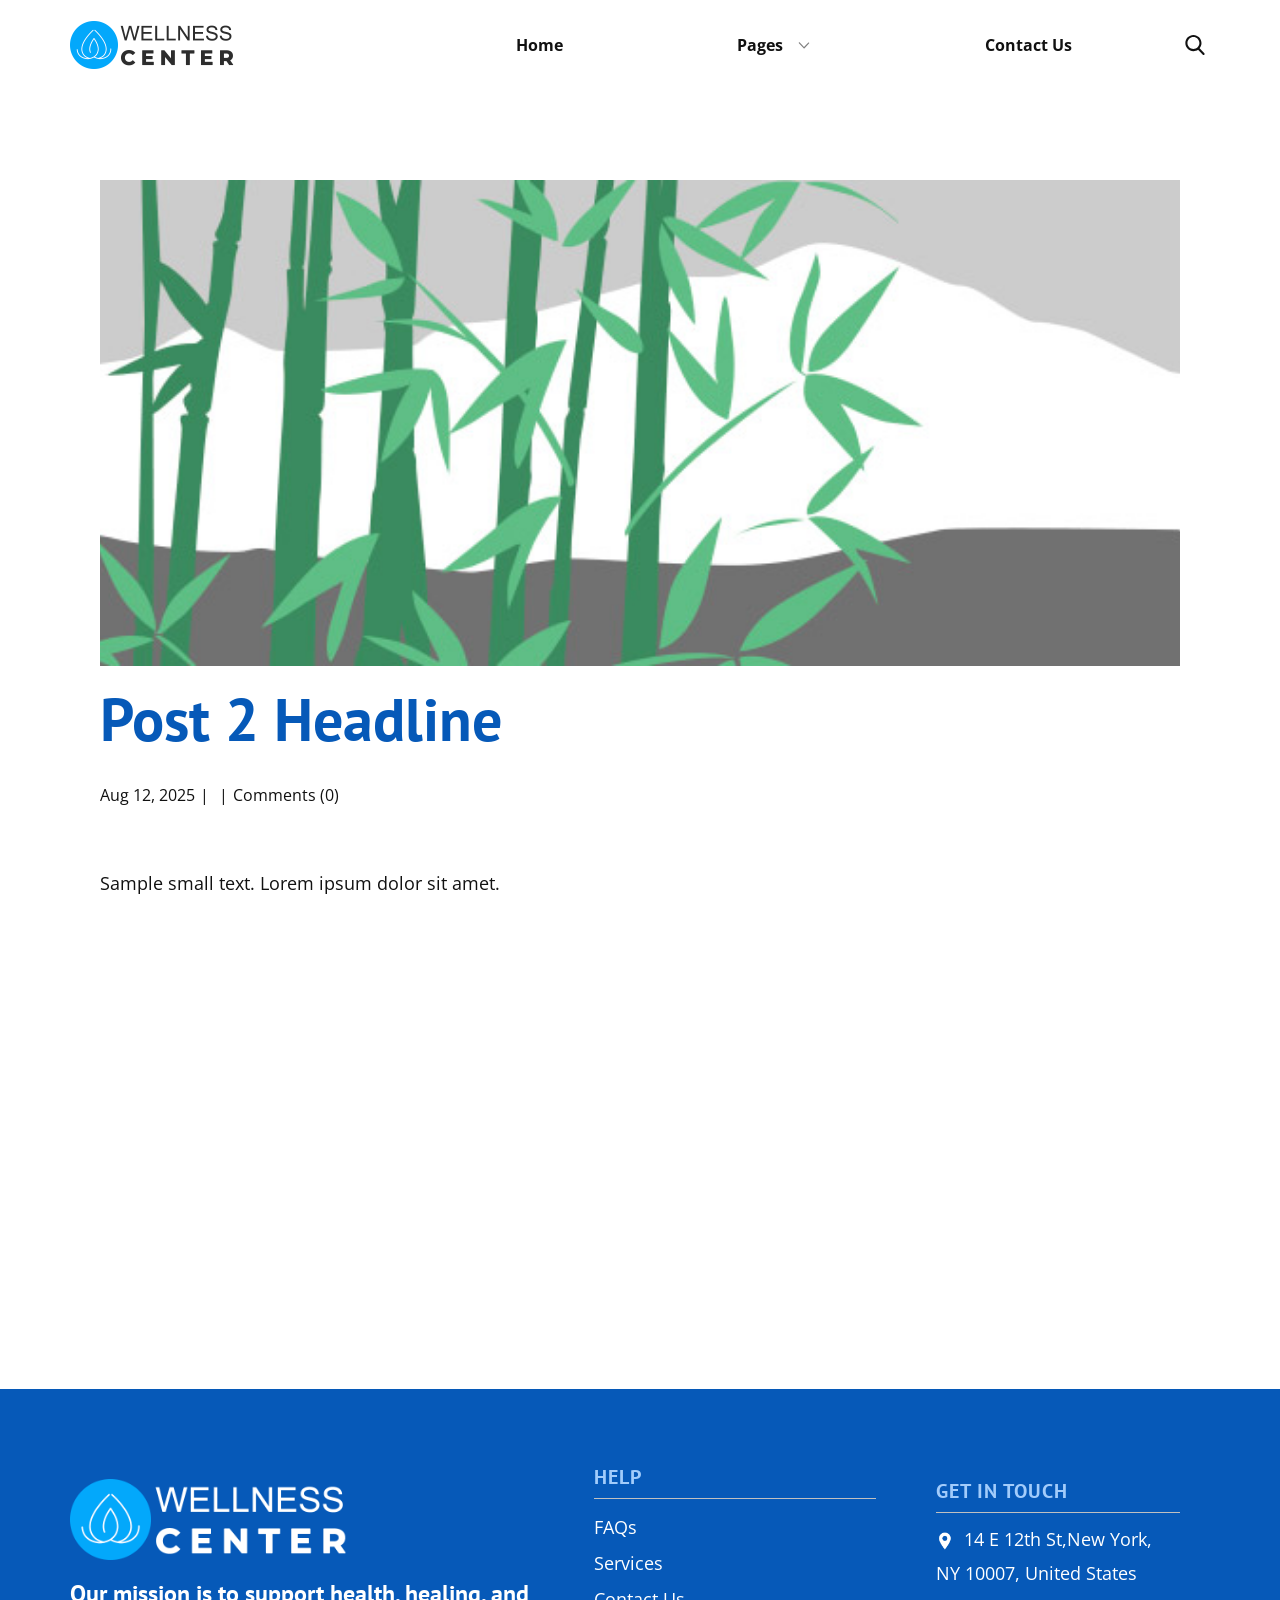
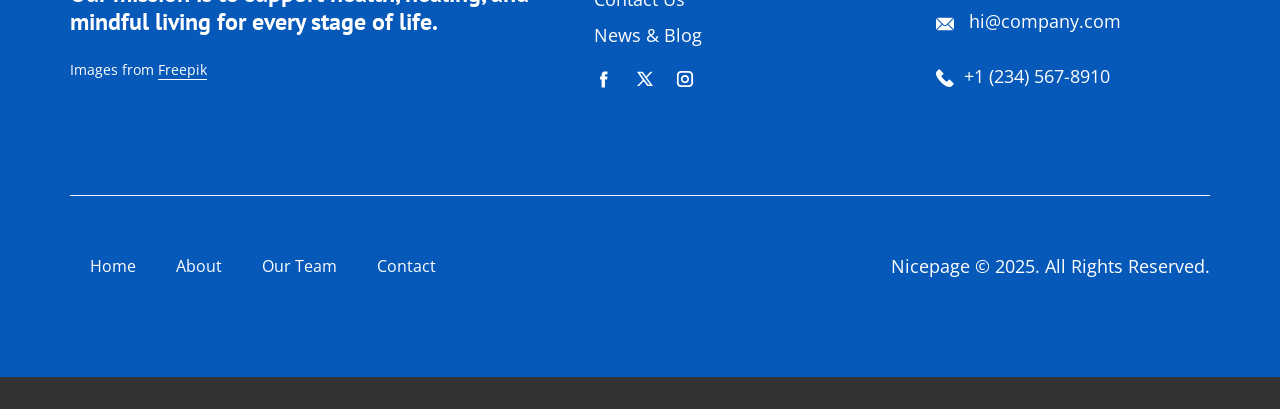
<file: blog/post-1.html>
<!DOCTYPE html>
<html style="font-size: 16px;" lang="en"><head>
    <meta name="viewport" content="width=device-width, initial-scale=1.0">
    <meta charset="utf-8">
    <meta name="keywords" content="Post 1 Headline">
    <meta name="description" content="">
    <title>Post 2 Headline</title>
    <link rel="stylesheet" href="../nicepage.css" media="screen">
<link rel="stylesheet" href="../Post-Template.css" media="screen">
    <script class="u-script" type="text/javascript" src="../jquery.js" defer=""></script>
    <script class="u-script" type="text/javascript" src="../nicepage.js" defer=""></script>
    <meta name="generator" content="Nicepage 8.3.6, nicepage.com">
    
    
    
    <link id="u-page-google-font" rel="stylesheet" href="https://fonts.googleapis.com/css2?display=swap&amp;family=PT+Sans:ital,wght@0,400;0,700;1,400;1,700&amp;family=Open+Sans:ital,wght@0,300;0,400;0,500;0,600;0,700;0,800;1,300;1,400;1,500;1,600;1,700;1,800">
    <script type="application/ld+json">{
		"@context": "http://schema.org",
		"@type": "Organization",
		"name": "",
		"logo": "images/logo-black.png",
		"sameAs": [
				"https://facebook.com/name",
				"https://twitter.com/name",
				"https://instagram.com/name"
		]
}</script>
    <meta name="theme-color" content="#0659b8">
    <meta name="twitter:site" content="@">
    <meta name="twitter:card" content="summary_large_image">
    <meta name="twitter:title" content="Post 2 Headline">
    <meta name="twitter:description" content="">
  <meta data-intl-tel-input-cdn-path="intlTelInput/"></head>
  <body data-path-to-root="./" data-include-products="false" class="u-body u-xl-mode" data-lang="en"><header class="u-clearfix u-header u-header" id="header"><div class="u-clearfix u-sheet u-valign-middle u-valign-middle-xxl u-sheet-1">
        <a href="#" class="u-image u-logo u-image-1" data-image-width="656" data-image-height="192">
          <img src="../images/logo-black.png" class="u-logo-image u-logo-image-1">
        </a>
        <nav class="u-dropdown-icon u-menu u-menu-dropdown u-offcanvas u-menu-1" role="navigation" aria-label="Menu navigation">
          <div class="menu-collapse" style="font-size: 1rem; letter-spacing: 0px; font-weight: 700;">
            <a class="u-button-style u-custom-left-right-menu-spacing u-custom-padding-bottom u-custom-text-hover-color u-custom-top-bottom-menu-spacing u-hamburger-link u-nav-link u-text-active-palette-1-base u-text-hover-palette-2-base" href="#" tabindex="-1" aria-label="Open menu" aria-controls="261f">
              <svg class="u-svg-link" viewBox="0 0 24 24"><use xlink:href="#menu-hamburger"></use></svg>
              <svg class="u-svg-content" version="1.1" id="menu-hamburger" viewBox="0 0 16 16" x="0px" y="0px" xmlns:xlink="http://www.w3.org/1999/xlink" xmlns="http://www.w3.org/2000/svg"><g><rect y="1" width="16" height="2"></rect><rect y="7" width="16" height="2"></rect><rect y="13" width="16" height="2"></rect>
</g></svg>
            </a>
          </div>
          <div class="u-custom-menu u-nav-container">
            <ul class="u-nav u-unstyled u-nav-1" role="menubar"><li role="none" class="u-nav-item"><a role="menuitem" class="u-button-style u-nav-link u-text-active-palette-1-base u-text-hover-palette-1-base u-nav-link-2" href="../">Home</a>
</li><li role="none" class="u-nav-item"><a tabindex="-1" role="menuitem" class="u-button-style u-nav-link u-text-active-palette-1-base u-text-hover-palette-1-base u-nav-link-2" aria-haspopup="true" aria-current="page">Pages</a><div class="u-nav-popup"><ul role="menu" class="u-h-spacing-20 u-nav u-unstyled u-v-spacing-10" aria-label="Pages menu"><li role="none" class="u-nav-item"><a role="menuitem" class="u-active-palette-1-base u-button-style u-grey-5 u-hover-palette-1-base u-nav-link" href="../About.html">About Us</a>
</li><li role="none" class="u-nav-item"><a tabindex="-1" role="menuitem" class="u-active-palette-1-base u-button-style u-grey-5 u-hover-palette-1-base u-nav-link" href="#">Our Team</a>
</li><li role="none" class="u-nav-item"><a role="menuitem" class="u-active-palette-1-base u-button-style u-grey-5 u-hover-palette-1-base u-nav-link" href="../FAQ-Page.html">FAQ</a>
</li></ul>
</div>
</li><li role="none" class="u-nav-item"><a tabindex="-1" role="menuitem" class="u-button-style u-nav-link u-text-active-palette-1-base u-text-hover-palette-1-base u-nav-link-2" href="#">Contact Us</a>
</li></ul>
          </div>
          <div class="u-custom-menu u-nav-container-collapse" id="261f" role="region" aria-label="Menu panel">
            <div class="u-black u-container-style u-inner-container-layout u-opacity u-opacity-95 u-sidenav">
              <div class="u-inner-container-layout u-sidenav-overflow">
                <div class="u-menu-close" tabindex="-1" aria-label="Close menu"></div>
                <ul class="u-align-center u-nav u-popupmenu-items u-unstyled u-nav-3" role="menubar"><li role="none" class="u-nav-item"><a role="menuitem" class="u-button-style u-nav-link" href="../">Home</a>
</li><li role="none" class="u-nav-item"><a tabindex="-1" role="menuitem" class="u-button-style u-nav-link" aria-haspopup="true" aria-current="page">Pages</a><div class="u-nav-popup"><ul role="menu" class="u-h-spacing-20 u-nav u-unstyled u-v-spacing-10" aria-label="Pages menu"><li role="none" class="u-nav-item"><a role="menuitem" class="u-button-style u-nav-link" href="../About.html">About Us</a>
</li><li role="none" class="u-nav-item"><a tabindex="-1" role="menuitem" class="u-button-style u-nav-link" href="#">Our Team</a>
</li><li role="none" class="u-nav-item"><a role="menuitem" class="u-button-style u-nav-link" href="../FAQ-Page.html">FAQ</a>
</li></ul>
</div>
</li><li role="none" class="u-nav-item"><a tabindex="-1" role="menuitem" class="u-button-style u-nav-link" href="#">Contact Us</a>
</li></ul>
              </div>
            </div>
            <div class="u-black u-menu-overlay u-opacity u-opacity-70"></div>
          </div>
        </nav>
        <form action="#" class="u-search u-search-layout-icon u-search-left u-search-1" data-search-token="no-license" data-href="../search/search.html" data-page-id="200617781">
          <div class="u-search-overlay"></div>
          <button class="u-search-button" type="submit"><span class="u-search-icon u-search-icon-1">
              <svg class="u-svg-link" preserveAspectRatio="xMidYMin slice" viewBox="0 0 56.966 56.966"><use xlink:href="#svg-8e85"></use></svg>
              <svg xmlns="http://www.w3.org/2000/svg" xmlns:xlink="http://www.w3.org/1999/xlink" version="1.1" id="svg-8e85" x="0px" y="0px" viewBox="0 0 56.966 56.966" style="enable-background:new 0 0 56.966 56.966;" xml:space="preserve" class="u-svg-content"><path d="M55.146,51.887L41.588,37.786c3.486-4.144,5.396-9.358,5.396-14.786c0-12.682-10.318-23-23-23s-23,10.318-23,23  s10.318,23,23,23c4.761,0,9.298-1.436,13.177-4.162l13.661,14.208c0.571,0.593,1.339,0.92,2.162,0.92  c0.779,0,1.518-0.297,2.079-0.837C56.255,54.982,56.293,53.08,55.146,51.887z M23.984,6c9.374,0,17,7.626,17,17s-7.626,17-17,17  s-17-7.626-17-17S14.61,6,23.984,6z"></path></svg></span>
          </button>
          <input class="u-search-input" type="search" name="search" value="" placeholder="Search">
        </form>
      </div></header>
    <section class="u-align-center u-clearfix u-section-1" id="block-2">
      <div class="u-clearfix u-sheet u-valign-middle-md u-valign-middle-sm u-valign-middle-xs u-sheet-1"><!--post_details--><!--post_details_options_json--><!--{"source":""}--><!--/post_details_options_json--><!--blog_post-->
        <div class="u-container-style u-expanded-width u-post-details u-post-details-1">
          <div class="u-container-layout u-valign-middle u-container-layout-1"><!--blog_post_image-->
            <img alt="" class="u-blog-control u-expanded-width u-image u-image-default u-image-1" src="../images/68f64b9d.jpeg"><!--/blog_post_image--><!--blog_post_header-->
            <h2 class="u-blog-control u-text u-text-1">Post 2 Headline</h2><!--/blog_post_header--><!--blog_post_metadata-->
            <div class="u-blog-control u-metadata u-metadata-1"><!--blog_post_metadata_date--><span class="u-meta-date u-meta-icon">Aug 12, 2025</span><!--/blog_post_metadata_date--><!--blog_post_metadata_category--><span class="u-meta-category u-meta-icon"></span><!--/blog_post_metadata_category--><!--blog_post_metadata_comments--><span class="u-meta-comments u-meta-icon"><!--blog_post_metadata_comments_content-->Comments (0)<!--/blog_post_metadata_comments_content--></span><!--/blog_post_metadata_comments-->
            </div><!--/blog_post_metadata--><!--blog_post_content-->
            <div class="u-align-justify u-blog-control u-post-content u-text u-text-2 fr-view">
  <p>
    <meta name="viewport" content="width=device-width, initial-scale=1.0">
    <meta charset="utf-8">
    <meta name="keywords" content=""><meta name="description" content="">
    <title></title>
    <link rel="stylesheet" href="/nicepage.css" media="screen" class="u-static-style"><link rel="stylesheet" href="/nicepage.css" media="screen">
    <script class="u-script" type="text/javascript" src="//capp.nicepage.com/assets/jquery-1.9.1.min.js" defer=""></script>
    <script class="u-script" type="text/javascript" src="//capp.nicepage.com/e1ec80a0bae8923e64d6c550789dfe4bf6121475/nicepage.js" defer=""></script>
</p><section class="u-clearfix u-valign-top u-block-b649-1" custom-posts-hash="T" data-section-properties="{&quot;margin&quot;:&quot;none&quot;,&quot;stretch&quot;:true}" data-id="b649" data-posts-content="[{'images':[],'maps':[],'videos':[],'icons':[],'textWidth':'','textHeight':'','id':1,'headingProp':'h3','textProp':'text'}]" style="min-height: 500px">
  <div class="u-clearfix u-rich-text u-text u-block-b649-4" data-state="{&quot;margin-top&quot;:{&quot;shouldApplyDefaultMargins&quot;:{&quot;XL&quot;:false,&quot;LG&quot;:false,&quot;MD&quot;:false,&quot;SM&quot;:true,&quot;XS&quot;:true},&quot;parentVerticalAlign&quot;:{&quot;XL&quot;:&quot;top&quot;,&quot;LG&quot;:&quot;top&quot;,&quot;MD&quot;:&quot;top&quot;,&quot;SM&quot;:&quot;top&quot;,&quot;XS&quot;:&quot;top&quot;}},&quot;margin-bottom&quot;:{&quot;shouldApplyDefaultMargins&quot;:{&quot;XL&quot;:false,&quot;LG&quot;:false,&quot;MD&quot;:false,&quot;SM&quot;:true,&quot;XS&quot;:true},&quot;parentVerticalAlign&quot;:{&quot;XL&quot;:&quot;top&quot;,&quot;LG&quot;:&quot;top&quot;,&quot;MD&quot;:&quot;top&quot;,&quot;SM&quot;:&quot;top&quot;,&quot;XS&quot;:&quot;top&quot;}}}" style="">
  <p>Sample small text. Lorem ipsum dolor sit amet.</p>
  </div>
  <style data-mode="XL">@media (min-width: 1200px) {
  .u-block-b649-1 {
    min-height: 500px;
  }
}</style>
  <style data-mode="LG">@media (max-width: 1199px) and (min-width: 992px) {
  .u-block-b649-1 {
    min-height: 500px;
  }
}</style>
  <style data-mode="MD">@media (max-width: 991px) and (min-width: 768px) {
  .u-block-b649-1 {
    min-height: 500px;
  }
}</style>
  <style data-mode="SM">@media (max-width: 767px) and (min-width: 576px) {
  .u-block-b649-1 {
    min-height: 500px;
  }
}</style>
  <style data-mode="XS">@media (max-width: 575px) {
  .u-block-b649-1 {
    min-height: 500px;
  }
}</style>
</section>
<p></p>
  </div><!--/blog_post_content-->
          </div>
        </div><!--/blog_post--><!--/post_details-->
      </div>
    </section>
    
    
    
    <footer class="u-align-center-sm u-align-center-xs u-clearfix u-container-align-center u-footer u-palette-1-base" id="footer"><div class="u-clearfix u-sheet u-valign-middle u-sheet-1">
        <div class="data-layout-selected u-clearfix u-expanded-width u-layout-wrap u-layout-wrap-1">
          <div class="u-gutter-0 u-layout">
            <div class="u-layout-row">
              <div class="u-container-align-left u-container-style u-layout-cell u-shape-rectangle u-size-26-lg u-size-26-xl u-size-26-xxl u-size-40-md u-size-40-sm u-size-40-xs u-layout-cell-1">
                <div class="u-container-layout u-valign-top u-container-layout-1">
                  <a href="" class="u-image u-logo u-image-1" data-image-width="656" data-image-height="192">
                    <img src="../images/logo-white-1.png" class="u-logo-image u-logo-image-1">
                  </a>
                  <h4 class="u-align-left u-text u-text-default u-text-1"> Our mission is to support health, healing, and mindful living for every stage of life.</h4>
                  <p class="u-align-left u-text u-text-2">Images from <a href="https://www.freepik.com/" class="u-active-none u-border-1 u-border-active-palette-1-base u-border-hover-palette-1-base u-border-no-left u-border-no-right u-border-no-top u-border-white u-btn u-button-link u-button-style u-hover-none u-none u-text-body-alt-color u-btn-1" target="_blank" data-animation-name="" data-animation-duration="0" data-animation-delay="0" data-animation-direction="">Freepik</a>
                  </p>
                </div>
              </div>
              <div class="u-container-style u-layout-cell u-shape-rectangle u-size-18-lg u-size-18-xl u-size-18-xxl u-size-20-md u-size-20-sm u-size-20-xs u-layout-cell-2">
                <div class="u-container-layout u-valign-top u-container-layout-2">
                  <h5 class="u-align-left u-text u-text-3"> Help</h5>
                  <div class="u-align-left u-border-1 u-border-grey-25 u-border-no-bottom u-border-no-left u-expanded-width u-line u-line-horizontal u-line-1"></div>
                  <p class="u-align-left u-text u-text-4">
                    <a href="#" class="u-active-none u-border-1 u-border-active-white u-border-hover-white u-border-no-left u-border-no-right u-border-no-top u-btn u-button-link u-button-style u-hover-none u-none u-text-active-grey-10 u-text-body-alt-color u-text-hover-grey-10 u-btn-2" title="#" data-animation-name="" data-animation-duration="0" data-animation-delay="0" data-animation-direction=""> FAQs</a>
                    <a href="#" class="u-active-none u-border-1 u-border-active-white u-border-hover-white u-border-no-left u-border-no-right u-border-no-top u-btn u-button-link u-button-style u-hover-none u-none u-text-active-grey-10 u-text-body-alt-color u-text-hover-grey-10 u-btn-3" title="#" data-animation-name="" data-animation-duration="0" data-animation-delay="0" data-animation-direction="">
                      <br>Services
                    </a>
                    <br>
                    <a href="#" class="u-active-none u-border-1 u-border-active-white u-border-hover-white u-border-no-left u-border-no-right u-border-no-top u-btn u-button-link u-button-style u-hover-none u-none u-text-active-grey-10 u-text-body-alt-color u-text-hover-grey-10 u-btn-4" title="#" data-animation-name="" data-animation-duration="0" data-animation-delay="0" data-animation-direction=""> Contact Us<br>
                    </a>
                    <a href="#" class="u-active-none u-border-1 u-border-active-white u-border-hover-white u-border-no-left u-border-no-right u-border-no-top u-btn u-button-link u-button-style u-hover-none u-none u-text-active-grey-10 u-text-body-alt-color u-text-hover-grey-10 u-btn-5" data-animation-name="" data-animation-duration="0" data-animation-delay="0" data-animation-direction=""> News &amp; Blog</a>
                    <br>
                  </p>
                  <div class="u-social-icons u-social-icons-1">
                    <a class="u-social-url" title="facebook" target="_blank" href="https://facebook.com/name"><span class="u-icon u-social-facebook u-social-icon u-text-white u-icon-1"><svg class="u-svg-link" preserveAspectRatio="xMidYMin slice" viewBox="0 0 112 112" style=""><use xlink:href="#svg-58df"></use></svg><svg class="u-svg-content" viewBox="0 0 112 112" x="0" y="0" id="svg-58df"><path fill="currentColor" d="M75.5,28.8H65.4c-1.5,0-4,0.9-4,4.3v9.4h13.9l-1.5,15.8H61.4v45.1H42.8V58.3h-8.8V42.4h8.8V32.2
c0-7.4,3.4-18.8,18.8-18.8h13.8v15.4H75.5z"></path></svg></span>
                    </a>
                    <a class="u-social-url" title="twitter" target="_blank" href="https://twitter.com/name"><span class="u-icon u-social-icon u-social-twitter u-text-white u-icon-2"><svg class="u-svg-link" preserveAspectRatio="xMidYMin slice" viewBox="0 0 112.2 112.2" style=""><use xlink:href="#svg-e10a"></use></svg><svg class="u-svg-content" viewBox="0 0 112.2 112.2" x="0px" y="0px" id="svg-e10a"><path d="M67.1,49.1L98.6,16h-12L62,42L43.2,16H11l32.8,45.2L11,96h11.6l26.3-27.7L69.1,96H101L67.1,49.1z M55,61.9l-5.1-7L27.5,24.4
	h11.4l17.3,23.8l5.1,7.1l23.4,32.2H73.8L55,61.9z"></path></svg></span>
                    </a>
                    <a class="u-social-url" title="instagram" target="_blank" href="https://instagram.com/name"><span class="u-icon u-social-icon u-social-instagram u-text-white u-icon-3"><svg class="u-svg-link" preserveAspectRatio="xMidYMin slice" viewBox="0 0 112 112" style=""><use xlink:href="#svg-3bdf"></use></svg><svg class="u-svg-content" viewBox="0 0 112 112" x="0" y="0" id="svg-3bdf"><path fill="currentColor" d="M55.9,32.9c-12.8,0-23.2,10.4-23.2,23.2s10.4,23.2,23.2,23.2s23.2-10.4,23.2-23.2S68.7,32.9,55.9,32.9z
	 M55.9,69.4c-7.4,0-13.3-6-13.3-13.3c-0.1-7.4,6-13.3,13.3-13.3s13.3,6,13.3,13.3C69.3,63.5,63.3,69.4,55.9,69.4z"></path><path fill="currentColor" d="M78.2,11H33.5C21,11,10.8,21.3,10.8,33.7v44.7c0,12.6,10.2,22.8,22.7,22.8h44.7c12.6,0,22.7-10.2,22.7-22.7
	V33.7C100.8,21.1,90.6,11,78.2,11z M91,78.4c0,7.1-5.8,12.8-12.8,12.8H33.5c-7.1,0-12.8-5.8-12.8-12.8V33.7
	c0-7.1,5.8-12.8,12.8-12.8h44.7c7.1,0,12.8,5.8,12.8,12.8V78.4z"></path></svg></span>
                    </a>
                  </div>
                </div>
              </div>
              <div class="u-container-style u-layout-cell u-shape-rectangle u-size-16-lg u-size-16-xl u-size-16-xxl u-size-60-md u-size-60-sm u-size-60-xs u-layout-cell-3">
                <div class="u-container-layout u-valign-top u-container-layout-3">
                  <h5 class="u-align-left u-text u-text-5"> Get In Touch</h5>
                  <div class="u-align-left u-border-1 u-border-grey-25 u-border-no-bottom u-border-no-left u-expanded-width u-line u-line-horizontal u-line-2" data-animation-name="" data-animation-duration="0" data-animation-delay="0" data-animation-direction=""></div>
                  <p class="u-align-left u-text u-text-6"><span class="u-file-icon u-icon u-text-white u-icon-4"><img src="../images/1-b26c8bb7.png" alt=""></span>&nbsp;​​​​14 E 12th St,New York, NY 10007, United States
                  </p>
                  <p class="u-align-left u-text u-text-default u-text-7"><span class="u-file-icon u-icon u-text-white u-icon-5"><img src="../images/2-a85e65c4.png" alt=""></span>&nbsp; <a href="mailto:hi@car.repair.com" class="u-active-none u-border-1 u-border-active-white u-border-hover-white u-border-no-left u-border-no-right u-border-no-top u-btn u-button-link u-button-style u-hover-none u-none u-text-active-grey-10 u-text-body-alt-color u-text-hover-grey-10 u-btn-6" data-animation-name="" data-animation-duration="0" data-animation-delay="0" data-animation-direction="">hi@company.com</a>
                  </p>
                  <p class="u-align-left u-text u-text-8">
                    <a href="tel:+12345678910" class="u-active-none u-border-1 u-border-active-white u-border-hover-white u-border-no-left u-border-no-right u-border-no-top u-btn u-button-link u-button-style u-hover-none u-none u-text-active-grey-10 u-text-body-alt-color u-text-hover-grey-10 u-btn-7" data-animation-name="" data-animation-duration="0" data-animation-delay="0" data-animation-direction=""><span class="u-file-icon u-icon u-text-white u-icon-6"><img src="../images/3-c91f3b92.png" alt=""></span>&nbsp;​+1 (234) 567-8910
                    </a>
                  </p>
                </div>
              </div>
            </div>
          </div>
        </div>
        <div class="u-align-center u-border-1 u-border-white u-expanded-width u-line u-line-horizontal u-line-3"></div>
        <div class="data-layout-selected u-clearfix u-expanded-width u-layout-custom-xs u-layout-wrap u-layout-wrap-2">
          <div class="u-layout">
            <div class="u-layout-row">
              <div class="u-container-style u-layout-cell u-size-14-xs u-size-30-lg u-size-30-xl u-size-30-xxl u-size-60-md u-size-60-sm u-layout-cell-4">
                <div class="u-container-layout u-valign-middle u-container-layout-4">
                  <nav class="u-menu u-menu-dropdown u-offcanvas u-menu-1" data-responsive-from="XS" role="navigation">
                    <div class="menu-collapse">
                      <a class="u-button-style u-hamburger-link u-nav-link" aria-label="Open menu" aria-controls="e226" href="#">
                        <svg class="u-svg-link" viewBox="0 0 24 24"><use xlink:href="#svg-23e0"></use></svg>
                        <svg class="u-svg-content" version="1.1" id="svg-23e0" viewBox="0 0 16 16" x="0px" y="0px" xmlns:xlink="http://www.w3.org/1999/xlink" xmlns="http://www.w3.org/2000/svg"><g><rect y="1" width="16" height="2"></rect><rect y="7" width="16" height="2"></rect><rect y="13" width="16" height="2"></rect>
</g></svg>
                      </a>
                    </div>
                    <div class="u-custom-menu u-nav-container">
                      <ul class="u-nav u-unstyled" role="menubar"><li class="u-nav-item" role="none"><a class="u-button-style u-nav-link" href="#" tabindex="-1" role="menuitem" aria-haspopup="true" aria-expanded="false">Home</a>
</li><li class="u-nav-item" role="none"><a class="u-button-style u-nav-link" href="#" tabindex="-1" role="menuitem">About</a>
</li><li class="u-nav-item" role="none"><a class="u-button-style u-nav-link" href="#" tabindex="-1" role="menuitem">Our Team</a>
</li><li class="u-nav-item" role="none"><a class="u-button-style u-nav-link" href="#" tabindex="-1" role="menuitem">Contact</a>
</li></ul>
                    </div>
                    <div id="e226" role="region" aria-label="Menu panel" class="u-custom-menu u-nav-container-collapse">
                      <div class="u-black u-container-style u-inner-container-layout u-opacity u-opacity-95 u-sidenav">
                        <div class="u-inner-container-layout u-sidenav-overflow">
                          <div class="u-menu-close" aria-label="Close menu"></div>
                          <ul class="u-align-center u-nav u-popupmenu-items u-unstyled u-nav-2"><li class="u-nav-item"><a class="u-button-style u-nav-link" href="#">Home</a>
</li><li class="u-nav-item"><a class="u-button-style u-nav-link" href="#">About</a>
</li><li class="u-nav-item"><a class="u-button-style u-nav-link" href="#">Our Team</a>
</li><li class="u-nav-item"><a class="u-button-style u-nav-link" href="#">Contact</a>
</li></ul>
                        </div>
                      </div>
                      <div class="u-black u-menu-overlay u-opacity u-opacity-70"></div>
                    </div>
                    <style class="menu-style">@media (max-width: 539px) {
                    [data-responsive-from="XS"] .u-nav-container {
                        display: none;
                    }
                    [data-responsive-from="XS"] .menu-collapse {
                        display: block;
                    }
                }</style>
                  </nav>
                </div>
              </div>
              <div class="u-container-align-left-md u-container-align-left-sm u-container-align-left-xs u-container-align-right-lg u-container-align-right-xl u-container-align-right-xxl u-container-style u-layout-cell u-size-30-lg u-size-30-xl u-size-30-xxl u-size-46-xs u-size-60-md u-size-60-sm u-layout-cell-5">
                <div class="u-container-layout u-valign-middle u-container-layout-5">
                  <p class="u-align-left-md u-align-left-sm u-align-left-xs u-align-right-lg u-align-right-xl u-align-right-xxl u-text u-text-default u-text-9">Nicepage © 2025. All Rights Reserved.</p>
                </div>
              </div>
            </div>
          </div>
        </div>
      </div></footer>
    <section class="u-backlink u-clearfix u-grey-80"></section>
  
</body></html>
</file>
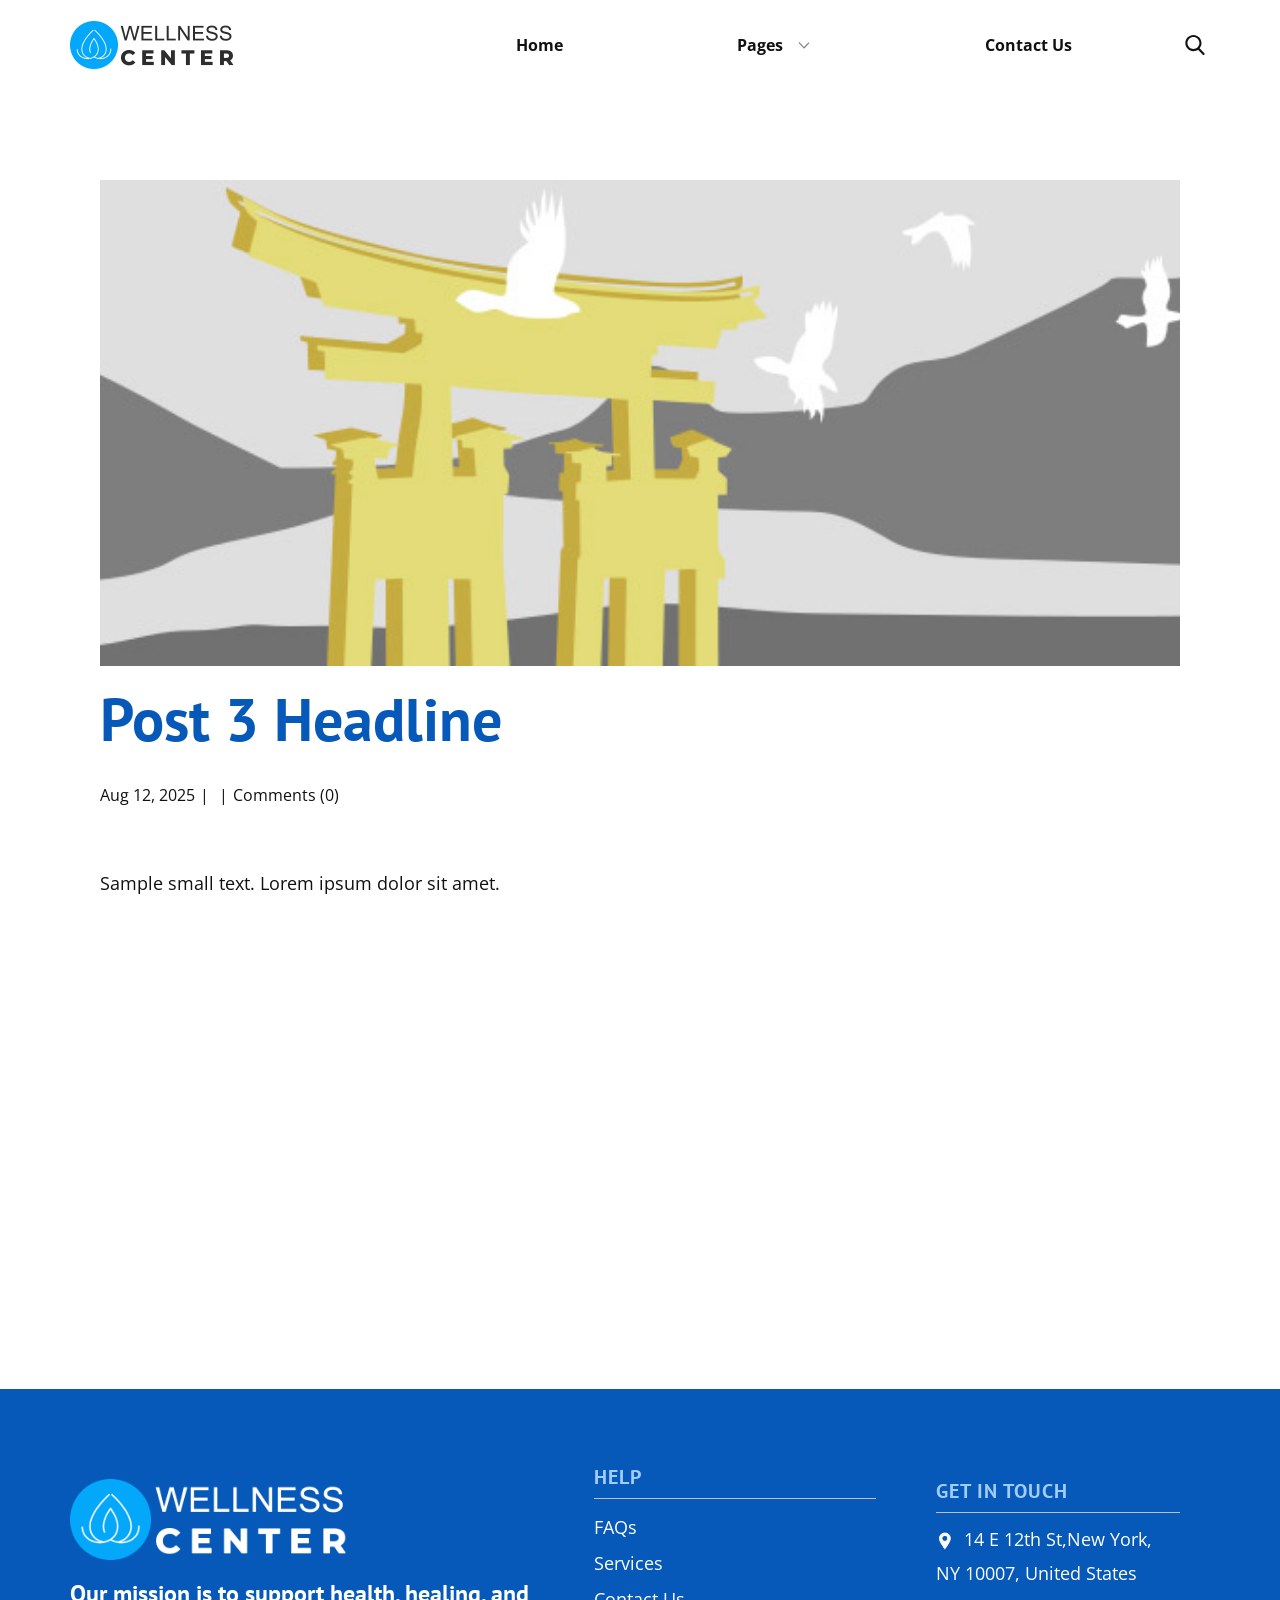
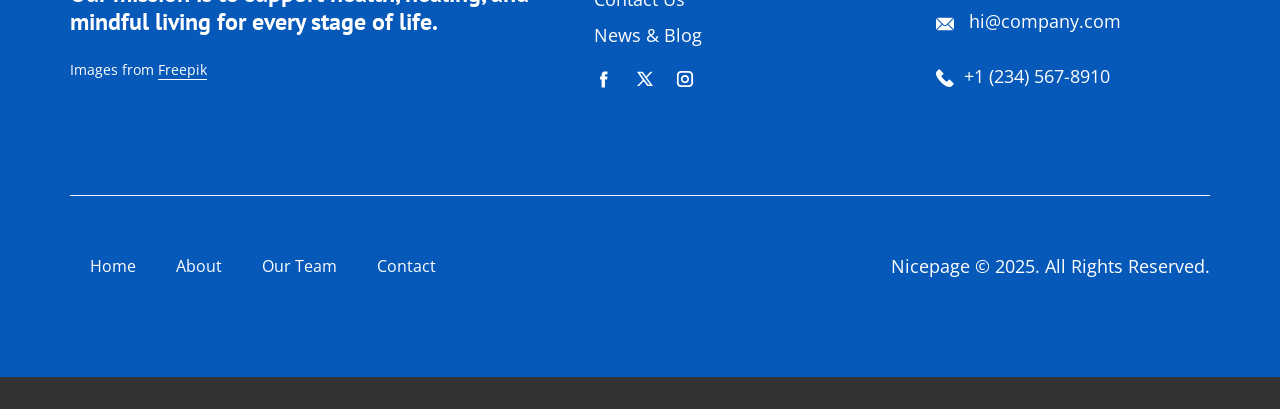
<file: blog/post-2.html>
<!DOCTYPE html>
<html style="font-size: 16px;" lang="en"><head>
    <meta name="viewport" content="width=device-width, initial-scale=1.0">
    <meta charset="utf-8">
    <meta name="keywords" content="Post 1 Headline">
    <meta name="description" content="">
    <title>Post 3 Headline</title>
    <link rel="stylesheet" href="../nicepage.css" media="screen">
<link rel="stylesheet" href="../Post-Template.css" media="screen">
    <script class="u-script" type="text/javascript" src="../jquery.js" defer=""></script>
    <script class="u-script" type="text/javascript" src="../nicepage.js" defer=""></script>
    <meta name="generator" content="Nicepage 8.3.6, nicepage.com">
    
    
    
    <link id="u-page-google-font" rel="stylesheet" href="https://fonts.googleapis.com/css2?display=swap&amp;family=PT+Sans:ital,wght@0,400;0,700;1,400;1,700&amp;family=Open+Sans:ital,wght@0,300;0,400;0,500;0,600;0,700;0,800;1,300;1,400;1,500;1,600;1,700;1,800">
    <script type="application/ld+json">{
		"@context": "http://schema.org",
		"@type": "Organization",
		"name": "",
		"logo": "images/logo-black.png",
		"sameAs": [
				"https://facebook.com/name",
				"https://twitter.com/name",
				"https://instagram.com/name"
		]
}</script>
    <meta name="theme-color" content="#0659b8">
    <meta name="twitter:site" content="@">
    <meta name="twitter:card" content="summary_large_image">
    <meta name="twitter:title" content="Post 3 Headline">
    <meta name="twitter:description" content="">
  <meta data-intl-tel-input-cdn-path="intlTelInput/"></head>
  <body data-path-to-root="./" data-include-products="false" class="u-body u-xl-mode" data-lang="en"><header class="u-clearfix u-header u-header" id="header"><div class="u-clearfix u-sheet u-valign-middle u-valign-middle-xxl u-sheet-1">
        <a href="#" class="u-image u-logo u-image-1" data-image-width="656" data-image-height="192">
          <img src="../images/logo-black.png" class="u-logo-image u-logo-image-1">
        </a>
        <nav class="u-dropdown-icon u-menu u-menu-dropdown u-offcanvas u-menu-1" role="navigation" aria-label="Menu navigation">
          <div class="menu-collapse" style="font-size: 1rem; letter-spacing: 0px; font-weight: 700;">
            <a class="u-button-style u-custom-left-right-menu-spacing u-custom-padding-bottom u-custom-text-hover-color u-custom-top-bottom-menu-spacing u-hamburger-link u-nav-link u-text-active-palette-1-base u-text-hover-palette-2-base" href="#" tabindex="-1" aria-label="Open menu" aria-controls="261f">
              <svg class="u-svg-link" viewBox="0 0 24 24"><use xlink:href="#menu-hamburger"></use></svg>
              <svg class="u-svg-content" version="1.1" id="menu-hamburger" viewBox="0 0 16 16" x="0px" y="0px" xmlns:xlink="http://www.w3.org/1999/xlink" xmlns="http://www.w3.org/2000/svg"><g><rect y="1" width="16" height="2"></rect><rect y="7" width="16" height="2"></rect><rect y="13" width="16" height="2"></rect>
</g></svg>
            </a>
          </div>
          <div class="u-custom-menu u-nav-container">
            <ul class="u-nav u-unstyled u-nav-1" role="menubar"><li role="none" class="u-nav-item"><a role="menuitem" class="u-button-style u-nav-link u-text-active-palette-1-base u-text-hover-palette-1-base u-nav-link-2" href="../">Home</a>
</li><li role="none" class="u-nav-item"><a tabindex="-1" role="menuitem" class="u-button-style u-nav-link u-text-active-palette-1-base u-text-hover-palette-1-base u-nav-link-2" aria-haspopup="true" aria-current="page">Pages</a><div class="u-nav-popup"><ul role="menu" class="u-h-spacing-20 u-nav u-unstyled u-v-spacing-10" aria-label="Pages menu"><li role="none" class="u-nav-item"><a role="menuitem" class="u-active-palette-1-base u-button-style u-grey-5 u-hover-palette-1-base u-nav-link" href="../About.html">About Us</a>
</li><li role="none" class="u-nav-item"><a tabindex="-1" role="menuitem" class="u-active-palette-1-base u-button-style u-grey-5 u-hover-palette-1-base u-nav-link" href="#">Our Team</a>
</li><li role="none" class="u-nav-item"><a role="menuitem" class="u-active-palette-1-base u-button-style u-grey-5 u-hover-palette-1-base u-nav-link" href="../FAQ-Page.html">FAQ</a>
</li></ul>
</div>
</li><li role="none" class="u-nav-item"><a tabindex="-1" role="menuitem" class="u-button-style u-nav-link u-text-active-palette-1-base u-text-hover-palette-1-base u-nav-link-2" href="#">Contact Us</a>
</li></ul>
          </div>
          <div class="u-custom-menu u-nav-container-collapse" id="261f" role="region" aria-label="Menu panel">
            <div class="u-black u-container-style u-inner-container-layout u-opacity u-opacity-95 u-sidenav">
              <div class="u-inner-container-layout u-sidenav-overflow">
                <div class="u-menu-close" tabindex="-1" aria-label="Close menu"></div>
                <ul class="u-align-center u-nav u-popupmenu-items u-unstyled u-nav-3" role="menubar"><li role="none" class="u-nav-item"><a role="menuitem" class="u-button-style u-nav-link" href="../">Home</a>
</li><li role="none" class="u-nav-item"><a tabindex="-1" role="menuitem" class="u-button-style u-nav-link" aria-haspopup="true" aria-current="page">Pages</a><div class="u-nav-popup"><ul role="menu" class="u-h-spacing-20 u-nav u-unstyled u-v-spacing-10" aria-label="Pages menu"><li role="none" class="u-nav-item"><a role="menuitem" class="u-button-style u-nav-link" href="../About.html">About Us</a>
</li><li role="none" class="u-nav-item"><a tabindex="-1" role="menuitem" class="u-button-style u-nav-link" href="#">Our Team</a>
</li><li role="none" class="u-nav-item"><a role="menuitem" class="u-button-style u-nav-link" href="../FAQ-Page.html">FAQ</a>
</li></ul>
</div>
</li><li role="none" class="u-nav-item"><a tabindex="-1" role="menuitem" class="u-button-style u-nav-link" href="#">Contact Us</a>
</li></ul>
              </div>
            </div>
            <div class="u-black u-menu-overlay u-opacity u-opacity-70"></div>
          </div>
        </nav>
        <form action="#" class="u-search u-search-layout-icon u-search-left u-search-1" data-search-token="no-license" data-href="../search/search.html" data-page-id="200617781">
          <div class="u-search-overlay"></div>
          <button class="u-search-button" type="submit"><span class="u-search-icon u-search-icon-1">
              <svg class="u-svg-link" preserveAspectRatio="xMidYMin slice" viewBox="0 0 56.966 56.966"><use xlink:href="#svg-8e85"></use></svg>
              <svg xmlns="http://www.w3.org/2000/svg" xmlns:xlink="http://www.w3.org/1999/xlink" version="1.1" id="svg-8e85" x="0px" y="0px" viewBox="0 0 56.966 56.966" style="enable-background:new 0 0 56.966 56.966;" xml:space="preserve" class="u-svg-content"><path d="M55.146,51.887L41.588,37.786c3.486-4.144,5.396-9.358,5.396-14.786c0-12.682-10.318-23-23-23s-23,10.318-23,23  s10.318,23,23,23c4.761,0,9.298-1.436,13.177-4.162l13.661,14.208c0.571,0.593,1.339,0.92,2.162,0.92  c0.779,0,1.518-0.297,2.079-0.837C56.255,54.982,56.293,53.08,55.146,51.887z M23.984,6c9.374,0,17,7.626,17,17s-7.626,17-17,17  s-17-7.626-17-17S14.61,6,23.984,6z"></path></svg></span>
          </button>
          <input class="u-search-input" type="search" name="search" value="" placeholder="Search">
        </form>
      </div></header>
    <section class="u-align-center u-clearfix u-section-1" id="block-2">
      <div class="u-clearfix u-sheet u-valign-middle-md u-valign-middle-sm u-valign-middle-xs u-sheet-1"><!--post_details--><!--post_details_options_json--><!--{"source":""}--><!--/post_details_options_json--><!--blog_post-->
        <div class="u-container-style u-expanded-width u-post-details u-post-details-1">
          <div class="u-container-layout u-valign-middle u-container-layout-1"><!--blog_post_image-->
            <img alt="" class="u-blog-control u-expanded-width u-image u-image-default u-image-1" src="../images/8ad73f3c.jpeg"><!--/blog_post_image--><!--blog_post_header-->
            <h2 class="u-blog-control u-text u-text-1">Post 3 Headline</h2><!--/blog_post_header--><!--blog_post_metadata-->
            <div class="u-blog-control u-metadata u-metadata-1"><!--blog_post_metadata_date--><span class="u-meta-date u-meta-icon">Aug 12, 2025</span><!--/blog_post_metadata_date--><!--blog_post_metadata_category--><span class="u-meta-category u-meta-icon"></span><!--/blog_post_metadata_category--><!--blog_post_metadata_comments--><span class="u-meta-comments u-meta-icon"><!--blog_post_metadata_comments_content-->Comments (0)<!--/blog_post_metadata_comments_content--></span><!--/blog_post_metadata_comments-->
            </div><!--/blog_post_metadata--><!--blog_post_content-->
            <div class="u-align-justify u-blog-control u-post-content u-text u-text-2 fr-view">
  <p>
    <meta name="viewport" content="width=device-width, initial-scale=1.0">
    <meta charset="utf-8">
    <meta name="keywords" content=""><meta name="description" content="">
    <title></title>
    <link rel="stylesheet" href="/nicepage.css" media="screen" class="u-static-style"><link rel="stylesheet" href="/nicepage.css" media="screen">
    <script class="u-script" type="text/javascript" src="//capp.nicepage.com/assets/jquery-1.9.1.min.js" defer=""></script>
    <script class="u-script" type="text/javascript" src="//capp.nicepage.com/e1ec80a0bae8923e64d6c550789dfe4bf6121475/nicepage.js" defer=""></script>
</p><section class="u-clearfix u-valign-top u-block-eb7f-1" custom-posts-hash="T" data-section-properties="{&quot;margin&quot;:&quot;none&quot;,&quot;stretch&quot;:true}" data-id="eb7f" data-posts-content="[{'images':[],'maps':[],'videos':[],'icons':[],'textWidth':'','textHeight':'','id':1,'headingProp':'h3','textProp':'text'}]" style="min-height: 500px">
  <div class="u-clearfix u-rich-text u-text u-block-eb7f-4" data-state="{&quot;margin-top&quot;:{&quot;shouldApplyDefaultMargins&quot;:{&quot;XL&quot;:false,&quot;LG&quot;:false,&quot;MD&quot;:false,&quot;SM&quot;:true,&quot;XS&quot;:true},&quot;parentVerticalAlign&quot;:{&quot;XL&quot;:&quot;top&quot;,&quot;LG&quot;:&quot;top&quot;,&quot;MD&quot;:&quot;top&quot;,&quot;SM&quot;:&quot;top&quot;,&quot;XS&quot;:&quot;top&quot;}},&quot;margin-bottom&quot;:{&quot;shouldApplyDefaultMargins&quot;:{&quot;XL&quot;:false,&quot;LG&quot;:false,&quot;MD&quot;:false,&quot;SM&quot;:true,&quot;XS&quot;:true},&quot;parentVerticalAlign&quot;:{&quot;XL&quot;:&quot;top&quot;,&quot;LG&quot;:&quot;top&quot;,&quot;MD&quot;:&quot;top&quot;,&quot;SM&quot;:&quot;top&quot;,&quot;XS&quot;:&quot;top&quot;}}}" style="">
  <p>Sample small text. Lorem ipsum dolor sit amet.</p>
  </div>
  <style data-mode="XL">@media (min-width: 1200px) {
  .u-block-eb7f-1 {
    min-height: 500px;
  }
}</style>
  <style data-mode="LG">@media (max-width: 1199px) and (min-width: 992px) {
  .u-block-eb7f-1 {
    min-height: 500px;
  }
}</style>
  <style data-mode="MD">@media (max-width: 991px) and (min-width: 768px) {
  .u-block-eb7f-1 {
    min-height: 500px;
  }
}</style>
  <style data-mode="SM">@media (max-width: 767px) and (min-width: 576px) {
  .u-block-eb7f-1 {
    min-height: 500px;
  }
}</style>
  <style data-mode="XS">@media (max-width: 575px) {
  .u-block-eb7f-1 {
    min-height: 500px;
  }
}</style>
</section>
<p></p>
  </div><!--/blog_post_content-->
          </div>
        </div><!--/blog_post--><!--/post_details-->
      </div>
    </section>
    
    
    
    <footer class="u-align-center-sm u-align-center-xs u-clearfix u-container-align-center u-footer u-palette-1-base" id="footer"><div class="u-clearfix u-sheet u-valign-middle u-sheet-1">
        <div class="data-layout-selected u-clearfix u-expanded-width u-layout-wrap u-layout-wrap-1">
          <div class="u-gutter-0 u-layout">
            <div class="u-layout-row">
              <div class="u-container-align-left u-container-style u-layout-cell u-shape-rectangle u-size-26-lg u-size-26-xl u-size-26-xxl u-size-40-md u-size-40-sm u-size-40-xs u-layout-cell-1">
                <div class="u-container-layout u-valign-top u-container-layout-1">
                  <a href="" class="u-image u-logo u-image-1" data-image-width="656" data-image-height="192">
                    <img src="../images/logo-white-1.png" class="u-logo-image u-logo-image-1">
                  </a>
                  <h4 class="u-align-left u-text u-text-default u-text-1"> Our mission is to support health, healing, and mindful living for every stage of life.</h4>
                  <p class="u-align-left u-text u-text-2">Images from <a href="https://www.freepik.com/" class="u-active-none u-border-1 u-border-active-palette-1-base u-border-hover-palette-1-base u-border-no-left u-border-no-right u-border-no-top u-border-white u-btn u-button-link u-button-style u-hover-none u-none u-text-body-alt-color u-btn-1" target="_blank" data-animation-name="" data-animation-duration="0" data-animation-delay="0" data-animation-direction="">Freepik</a>
                  </p>
                </div>
              </div>
              <div class="u-container-style u-layout-cell u-shape-rectangle u-size-18-lg u-size-18-xl u-size-18-xxl u-size-20-md u-size-20-sm u-size-20-xs u-layout-cell-2">
                <div class="u-container-layout u-valign-top u-container-layout-2">
                  <h5 class="u-align-left u-text u-text-3"> Help</h5>
                  <div class="u-align-left u-border-1 u-border-grey-25 u-border-no-bottom u-border-no-left u-expanded-width u-line u-line-horizontal u-line-1"></div>
                  <p class="u-align-left u-text u-text-4">
                    <a href="#" class="u-active-none u-border-1 u-border-active-white u-border-hover-white u-border-no-left u-border-no-right u-border-no-top u-btn u-button-link u-button-style u-hover-none u-none u-text-active-grey-10 u-text-body-alt-color u-text-hover-grey-10 u-btn-2" title="#" data-animation-name="" data-animation-duration="0" data-animation-delay="0" data-animation-direction=""> FAQs</a>
                    <a href="#" class="u-active-none u-border-1 u-border-active-white u-border-hover-white u-border-no-left u-border-no-right u-border-no-top u-btn u-button-link u-button-style u-hover-none u-none u-text-active-grey-10 u-text-body-alt-color u-text-hover-grey-10 u-btn-3" title="#" data-animation-name="" data-animation-duration="0" data-animation-delay="0" data-animation-direction="">
                      <br>Services
                    </a>
                    <br>
                    <a href="#" class="u-active-none u-border-1 u-border-active-white u-border-hover-white u-border-no-left u-border-no-right u-border-no-top u-btn u-button-link u-button-style u-hover-none u-none u-text-active-grey-10 u-text-body-alt-color u-text-hover-grey-10 u-btn-4" title="#" data-animation-name="" data-animation-duration="0" data-animation-delay="0" data-animation-direction=""> Contact Us<br>
                    </a>
                    <a href="#" class="u-active-none u-border-1 u-border-active-white u-border-hover-white u-border-no-left u-border-no-right u-border-no-top u-btn u-button-link u-button-style u-hover-none u-none u-text-active-grey-10 u-text-body-alt-color u-text-hover-grey-10 u-btn-5" data-animation-name="" data-animation-duration="0" data-animation-delay="0" data-animation-direction=""> News &amp; Blog</a>
                    <br>
                  </p>
                  <div class="u-social-icons u-social-icons-1">
                    <a class="u-social-url" title="facebook" target="_blank" href="https://facebook.com/name"><span class="u-icon u-social-facebook u-social-icon u-text-white u-icon-1"><svg class="u-svg-link" preserveAspectRatio="xMidYMin slice" viewBox="0 0 112 112" style=""><use xlink:href="#svg-58df"></use></svg><svg class="u-svg-content" viewBox="0 0 112 112" x="0" y="0" id="svg-58df"><path fill="currentColor" d="M75.5,28.8H65.4c-1.5,0-4,0.9-4,4.3v9.4h13.9l-1.5,15.8H61.4v45.1H42.8V58.3h-8.8V42.4h8.8V32.2
c0-7.4,3.4-18.8,18.8-18.8h13.8v15.4H75.5z"></path></svg></span>
                    </a>
                    <a class="u-social-url" title="twitter" target="_blank" href="https://twitter.com/name"><span class="u-icon u-social-icon u-social-twitter u-text-white u-icon-2"><svg class="u-svg-link" preserveAspectRatio="xMidYMin slice" viewBox="0 0 112.2 112.2" style=""><use xlink:href="#svg-e10a"></use></svg><svg class="u-svg-content" viewBox="0 0 112.2 112.2" x="0px" y="0px" id="svg-e10a"><path d="M67.1,49.1L98.6,16h-12L62,42L43.2,16H11l32.8,45.2L11,96h11.6l26.3-27.7L69.1,96H101L67.1,49.1z M55,61.9l-5.1-7L27.5,24.4
	h11.4l17.3,23.8l5.1,7.1l23.4,32.2H73.8L55,61.9z"></path></svg></span>
                    </a>
                    <a class="u-social-url" title="instagram" target="_blank" href="https://instagram.com/name"><span class="u-icon u-social-icon u-social-instagram u-text-white u-icon-3"><svg class="u-svg-link" preserveAspectRatio="xMidYMin slice" viewBox="0 0 112 112" style=""><use xlink:href="#svg-3bdf"></use></svg><svg class="u-svg-content" viewBox="0 0 112 112" x="0" y="0" id="svg-3bdf"><path fill="currentColor" d="M55.9,32.9c-12.8,0-23.2,10.4-23.2,23.2s10.4,23.2,23.2,23.2s23.2-10.4,23.2-23.2S68.7,32.9,55.9,32.9z
	 M55.9,69.4c-7.4,0-13.3-6-13.3-13.3c-0.1-7.4,6-13.3,13.3-13.3s13.3,6,13.3,13.3C69.3,63.5,63.3,69.4,55.9,69.4z"></path><path fill="currentColor" d="M78.2,11H33.5C21,11,10.8,21.3,10.8,33.7v44.7c0,12.6,10.2,22.8,22.7,22.8h44.7c12.6,0,22.7-10.2,22.7-22.7
	V33.7C100.8,21.1,90.6,11,78.2,11z M91,78.4c0,7.1-5.8,12.8-12.8,12.8H33.5c-7.1,0-12.8-5.8-12.8-12.8V33.7
	c0-7.1,5.8-12.8,12.8-12.8h44.7c7.1,0,12.8,5.8,12.8,12.8V78.4z"></path></svg></span>
                    </a>
                  </div>
                </div>
              </div>
              <div class="u-container-style u-layout-cell u-shape-rectangle u-size-16-lg u-size-16-xl u-size-16-xxl u-size-60-md u-size-60-sm u-size-60-xs u-layout-cell-3">
                <div class="u-container-layout u-valign-top u-container-layout-3">
                  <h5 class="u-align-left u-text u-text-5"> Get In Touch</h5>
                  <div class="u-align-left u-border-1 u-border-grey-25 u-border-no-bottom u-border-no-left u-expanded-width u-line u-line-horizontal u-line-2" data-animation-name="" data-animation-duration="0" data-animation-delay="0" data-animation-direction=""></div>
                  <p class="u-align-left u-text u-text-6"><span class="u-file-icon u-icon u-text-white u-icon-4"><img src="../images/1-b26c8bb7.png" alt=""></span>&nbsp;​​​​14 E 12th St,New York, NY 10007, United States
                  </p>
                  <p class="u-align-left u-text u-text-default u-text-7"><span class="u-file-icon u-icon u-text-white u-icon-5"><img src="../images/2-a85e65c4.png" alt=""></span>&nbsp; <a href="mailto:hi@car.repair.com" class="u-active-none u-border-1 u-border-active-white u-border-hover-white u-border-no-left u-border-no-right u-border-no-top u-btn u-button-link u-button-style u-hover-none u-none u-text-active-grey-10 u-text-body-alt-color u-text-hover-grey-10 u-btn-6" data-animation-name="" data-animation-duration="0" data-animation-delay="0" data-animation-direction="">hi@company.com</a>
                  </p>
                  <p class="u-align-left u-text u-text-8">
                    <a href="tel:+12345678910" class="u-active-none u-border-1 u-border-active-white u-border-hover-white u-border-no-left u-border-no-right u-border-no-top u-btn u-button-link u-button-style u-hover-none u-none u-text-active-grey-10 u-text-body-alt-color u-text-hover-grey-10 u-btn-7" data-animation-name="" data-animation-duration="0" data-animation-delay="0" data-animation-direction=""><span class="u-file-icon u-icon u-text-white u-icon-6"><img src="../images/3-c91f3b92.png" alt=""></span>&nbsp;​+1 (234) 567-8910
                    </a>
                  </p>
                </div>
              </div>
            </div>
          </div>
        </div>
        <div class="u-align-center u-border-1 u-border-white u-expanded-width u-line u-line-horizontal u-line-3"></div>
        <div class="data-layout-selected u-clearfix u-expanded-width u-layout-custom-xs u-layout-wrap u-layout-wrap-2">
          <div class="u-layout">
            <div class="u-layout-row">
              <div class="u-container-style u-layout-cell u-size-14-xs u-size-30-lg u-size-30-xl u-size-30-xxl u-size-60-md u-size-60-sm u-layout-cell-4">
                <div class="u-container-layout u-valign-middle u-container-layout-4">
                  <nav class="u-menu u-menu-dropdown u-offcanvas u-menu-1" data-responsive-from="XS" role="navigation">
                    <div class="menu-collapse">
                      <a class="u-button-style u-hamburger-link u-nav-link" aria-label="Open menu" aria-controls="e226" href="#">
                        <svg class="u-svg-link" viewBox="0 0 24 24"><use xlink:href="#svg-23e0"></use></svg>
                        <svg class="u-svg-content" version="1.1" id="svg-23e0" viewBox="0 0 16 16" x="0px" y="0px" xmlns:xlink="http://www.w3.org/1999/xlink" xmlns="http://www.w3.org/2000/svg"><g><rect y="1" width="16" height="2"></rect><rect y="7" width="16" height="2"></rect><rect y="13" width="16" height="2"></rect>
</g></svg>
                      </a>
                    </div>
                    <div class="u-custom-menu u-nav-container">
                      <ul class="u-nav u-unstyled" role="menubar"><li class="u-nav-item" role="none"><a class="u-button-style u-nav-link" href="#" tabindex="-1" role="menuitem" aria-haspopup="true" aria-expanded="false">Home</a>
</li><li class="u-nav-item" role="none"><a class="u-button-style u-nav-link" href="#" tabindex="-1" role="menuitem">About</a>
</li><li class="u-nav-item" role="none"><a class="u-button-style u-nav-link" href="#" tabindex="-1" role="menuitem">Our Team</a>
</li><li class="u-nav-item" role="none"><a class="u-button-style u-nav-link" href="#" tabindex="-1" role="menuitem">Contact</a>
</li></ul>
                    </div>
                    <div id="e226" role="region" aria-label="Menu panel" class="u-custom-menu u-nav-container-collapse">
                      <div class="u-black u-container-style u-inner-container-layout u-opacity u-opacity-95 u-sidenav">
                        <div class="u-inner-container-layout u-sidenav-overflow">
                          <div class="u-menu-close" aria-label="Close menu"></div>
                          <ul class="u-align-center u-nav u-popupmenu-items u-unstyled u-nav-2"><li class="u-nav-item"><a class="u-button-style u-nav-link" href="#">Home</a>
</li><li class="u-nav-item"><a class="u-button-style u-nav-link" href="#">About</a>
</li><li class="u-nav-item"><a class="u-button-style u-nav-link" href="#">Our Team</a>
</li><li class="u-nav-item"><a class="u-button-style u-nav-link" href="#">Contact</a>
</li></ul>
                        </div>
                      </div>
                      <div class="u-black u-menu-overlay u-opacity u-opacity-70"></div>
                    </div>
                    <style class="menu-style">@media (max-width: 539px) {
                    [data-responsive-from="XS"] .u-nav-container {
                        display: none;
                    }
                    [data-responsive-from="XS"] .menu-collapse {
                        display: block;
                    }
                }</style>
                  </nav>
                </div>
              </div>
              <div class="u-container-align-left-md u-container-align-left-sm u-container-align-left-xs u-container-align-right-lg u-container-align-right-xl u-container-align-right-xxl u-container-style u-layout-cell u-size-30-lg u-size-30-xl u-size-30-xxl u-size-46-xs u-size-60-md u-size-60-sm u-layout-cell-5">
                <div class="u-container-layout u-valign-middle u-container-layout-5">
                  <p class="u-align-left-md u-align-left-sm u-align-left-xs u-align-right-lg u-align-right-xl u-align-right-xxl u-text u-text-default u-text-9">Nicepage © 2025. All Rights Reserved.</p>
                </div>
              </div>
            </div>
          </div>
        </div>
      </div></footer>
    <section class="u-backlink u-clearfix u-grey-80"></section>
  
</body></html>
</file>
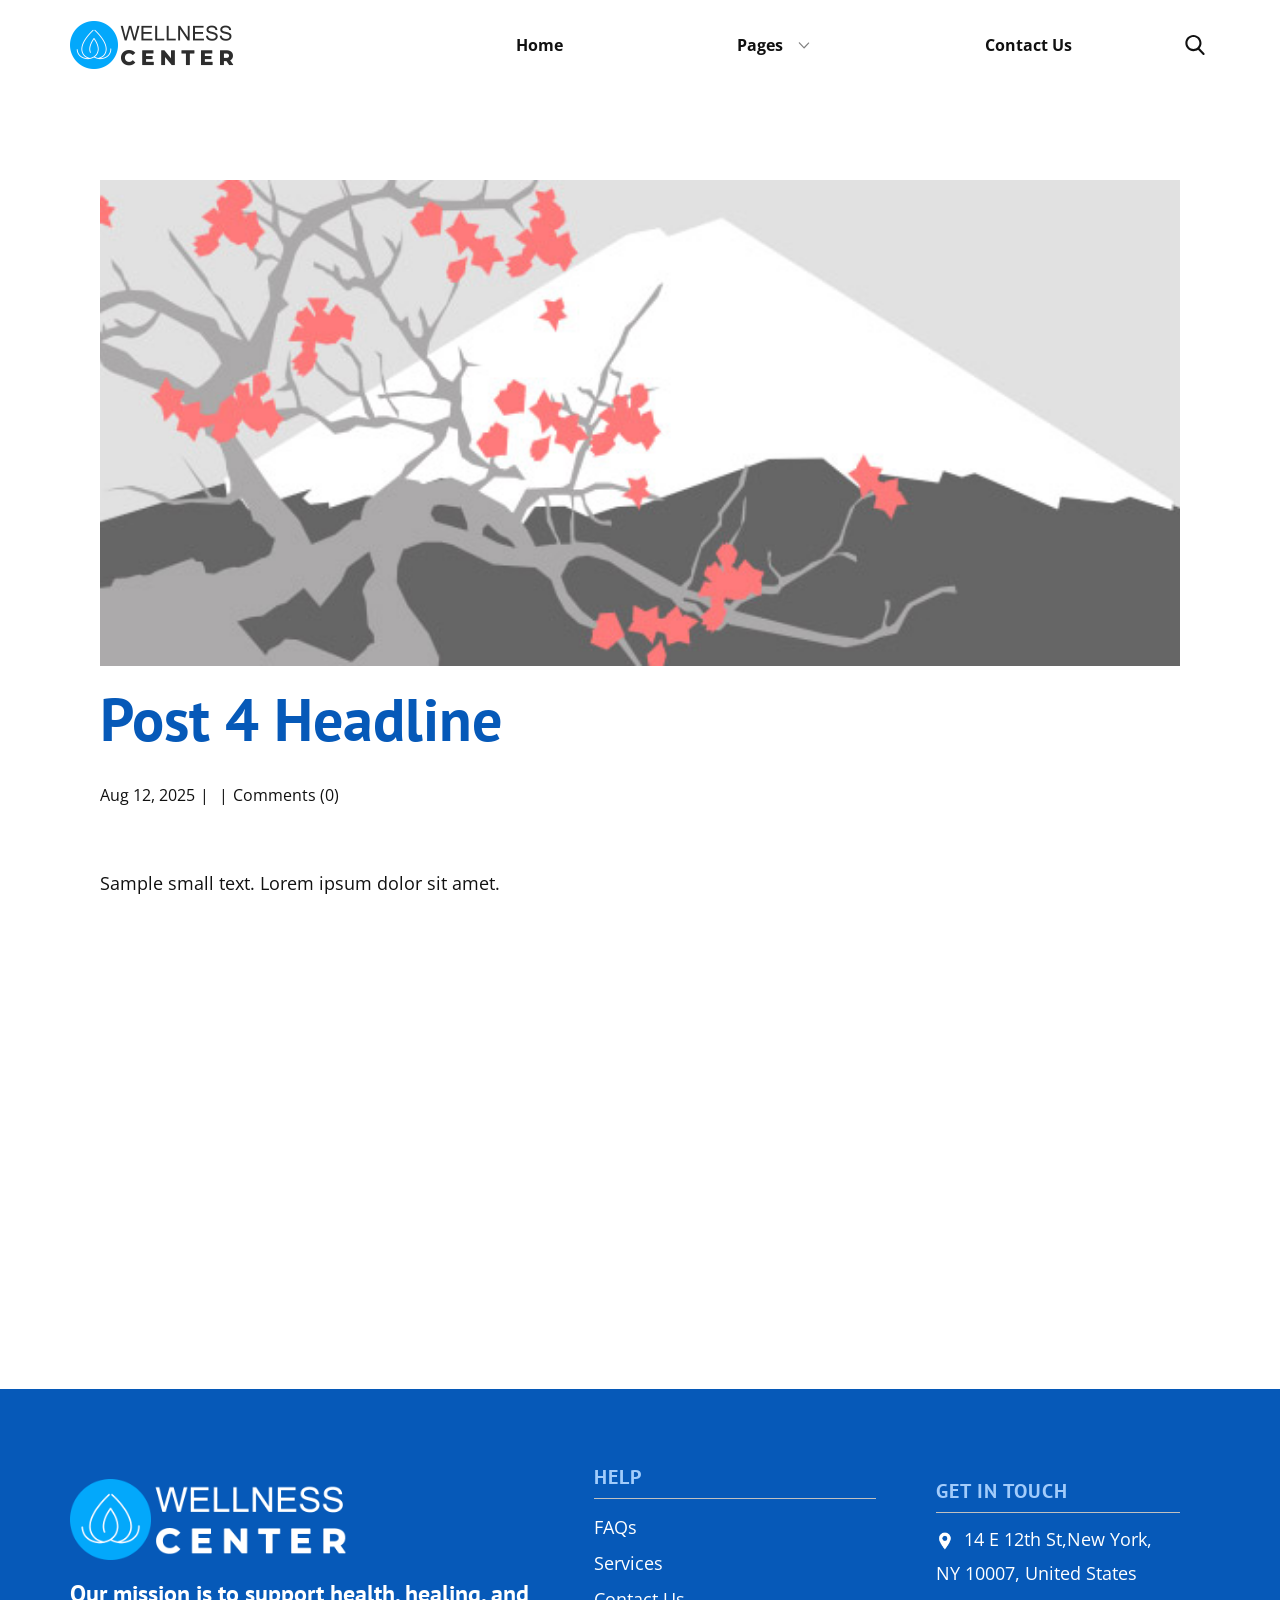
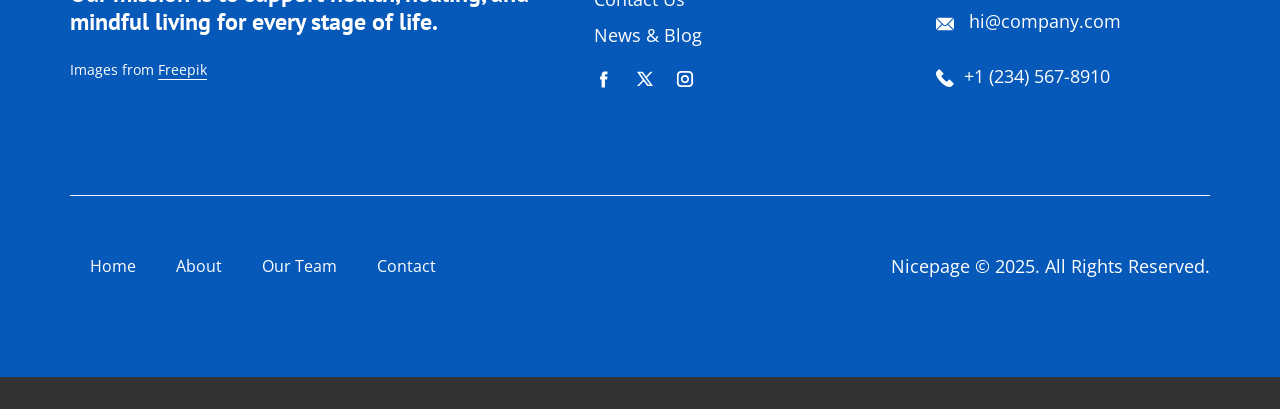
<file: blog/post-3.html>
<!DOCTYPE html>
<html style="font-size: 16px;" lang="en"><head>
    <meta name="viewport" content="width=device-width, initial-scale=1.0">
    <meta charset="utf-8">
    <meta name="keywords" content="Post 1 Headline">
    <meta name="description" content="">
    <title>Post 4 Headline</title>
    <link rel="stylesheet" href="../nicepage.css" media="screen">
<link rel="stylesheet" href="../Post-Template.css" media="screen">
    <script class="u-script" type="text/javascript" src="../jquery.js" defer=""></script>
    <script class="u-script" type="text/javascript" src="../nicepage.js" defer=""></script>
    <meta name="generator" content="Nicepage 8.3.6, nicepage.com">
    
    
    
    <link id="u-page-google-font" rel="stylesheet" href="https://fonts.googleapis.com/css2?display=swap&amp;family=PT+Sans:ital,wght@0,400;0,700;1,400;1,700&amp;family=Open+Sans:ital,wght@0,300;0,400;0,500;0,600;0,700;0,800;1,300;1,400;1,500;1,600;1,700;1,800">
    <script type="application/ld+json">{
		"@context": "http://schema.org",
		"@type": "Organization",
		"name": "",
		"logo": "images/logo-black.png",
		"sameAs": [
				"https://facebook.com/name",
				"https://twitter.com/name",
				"https://instagram.com/name"
		]
}</script>
    <meta name="theme-color" content="#0659b8">
    <meta name="twitter:site" content="@">
    <meta name="twitter:card" content="summary_large_image">
    <meta name="twitter:title" content="Post 4 Headline">
    <meta name="twitter:description" content="">
  <meta data-intl-tel-input-cdn-path="intlTelInput/"></head>
  <body data-path-to-root="./" data-include-products="false" class="u-body u-xl-mode" data-lang="en"><header class="u-clearfix u-header u-header" id="header"><div class="u-clearfix u-sheet u-valign-middle u-valign-middle-xxl u-sheet-1">
        <a href="#" class="u-image u-logo u-image-1" data-image-width="656" data-image-height="192">
          <img src="../images/logo-black.png" class="u-logo-image u-logo-image-1">
        </a>
        <nav class="u-dropdown-icon u-menu u-menu-dropdown u-offcanvas u-menu-1" role="navigation" aria-label="Menu navigation">
          <div class="menu-collapse" style="font-size: 1rem; letter-spacing: 0px; font-weight: 700;">
            <a class="u-button-style u-custom-left-right-menu-spacing u-custom-padding-bottom u-custom-text-hover-color u-custom-top-bottom-menu-spacing u-hamburger-link u-nav-link u-text-active-palette-1-base u-text-hover-palette-2-base" href="#" tabindex="-1" aria-label="Open menu" aria-controls="261f">
              <svg class="u-svg-link" viewBox="0 0 24 24"><use xlink:href="#menu-hamburger"></use></svg>
              <svg class="u-svg-content" version="1.1" id="menu-hamburger" viewBox="0 0 16 16" x="0px" y="0px" xmlns:xlink="http://www.w3.org/1999/xlink" xmlns="http://www.w3.org/2000/svg"><g><rect y="1" width="16" height="2"></rect><rect y="7" width="16" height="2"></rect><rect y="13" width="16" height="2"></rect>
</g></svg>
            </a>
          </div>
          <div class="u-custom-menu u-nav-container">
            <ul class="u-nav u-unstyled u-nav-1" role="menubar"><li role="none" class="u-nav-item"><a role="menuitem" class="u-button-style u-nav-link u-text-active-palette-1-base u-text-hover-palette-1-base u-nav-link-2" href="../">Home</a>
</li><li role="none" class="u-nav-item"><a tabindex="-1" role="menuitem" class="u-button-style u-nav-link u-text-active-palette-1-base u-text-hover-palette-1-base u-nav-link-2" aria-haspopup="true" aria-current="page">Pages</a><div class="u-nav-popup"><ul role="menu" class="u-h-spacing-20 u-nav u-unstyled u-v-spacing-10" aria-label="Pages menu"><li role="none" class="u-nav-item"><a role="menuitem" class="u-active-palette-1-base u-button-style u-grey-5 u-hover-palette-1-base u-nav-link" href="../About.html">About Us</a>
</li><li role="none" class="u-nav-item"><a tabindex="-1" role="menuitem" class="u-active-palette-1-base u-button-style u-grey-5 u-hover-palette-1-base u-nav-link" href="#">Our Team</a>
</li><li role="none" class="u-nav-item"><a role="menuitem" class="u-active-palette-1-base u-button-style u-grey-5 u-hover-palette-1-base u-nav-link" href="../FAQ-Page.html">FAQ</a>
</li></ul>
</div>
</li><li role="none" class="u-nav-item"><a tabindex="-1" role="menuitem" class="u-button-style u-nav-link u-text-active-palette-1-base u-text-hover-palette-1-base u-nav-link-2" href="#">Contact Us</a>
</li></ul>
          </div>
          <div class="u-custom-menu u-nav-container-collapse" id="261f" role="region" aria-label="Menu panel">
            <div class="u-black u-container-style u-inner-container-layout u-opacity u-opacity-95 u-sidenav">
              <div class="u-inner-container-layout u-sidenav-overflow">
                <div class="u-menu-close" tabindex="-1" aria-label="Close menu"></div>
                <ul class="u-align-center u-nav u-popupmenu-items u-unstyled u-nav-3" role="menubar"><li role="none" class="u-nav-item"><a role="menuitem" class="u-button-style u-nav-link" href="../">Home</a>
</li><li role="none" class="u-nav-item"><a tabindex="-1" role="menuitem" class="u-button-style u-nav-link" aria-haspopup="true" aria-current="page">Pages</a><div class="u-nav-popup"><ul role="menu" class="u-h-spacing-20 u-nav u-unstyled u-v-spacing-10" aria-label="Pages menu"><li role="none" class="u-nav-item"><a role="menuitem" class="u-button-style u-nav-link" href="../About.html">About Us</a>
</li><li role="none" class="u-nav-item"><a tabindex="-1" role="menuitem" class="u-button-style u-nav-link" href="#">Our Team</a>
</li><li role="none" class="u-nav-item"><a role="menuitem" class="u-button-style u-nav-link" href="../FAQ-Page.html">FAQ</a>
</li></ul>
</div>
</li><li role="none" class="u-nav-item"><a tabindex="-1" role="menuitem" class="u-button-style u-nav-link" href="#">Contact Us</a>
</li></ul>
              </div>
            </div>
            <div class="u-black u-menu-overlay u-opacity u-opacity-70"></div>
          </div>
        </nav>
        <form action="#" class="u-search u-search-layout-icon u-search-left u-search-1" data-search-token="no-license" data-href="../search/search.html" data-page-id="200617781">
          <div class="u-search-overlay"></div>
          <button class="u-search-button" type="submit"><span class="u-search-icon u-search-icon-1">
              <svg class="u-svg-link" preserveAspectRatio="xMidYMin slice" viewBox="0 0 56.966 56.966"><use xlink:href="#svg-8e85"></use></svg>
              <svg xmlns="http://www.w3.org/2000/svg" xmlns:xlink="http://www.w3.org/1999/xlink" version="1.1" id="svg-8e85" x="0px" y="0px" viewBox="0 0 56.966 56.966" style="enable-background:new 0 0 56.966 56.966;" xml:space="preserve" class="u-svg-content"><path d="M55.146,51.887L41.588,37.786c3.486-4.144,5.396-9.358,5.396-14.786c0-12.682-10.318-23-23-23s-23,10.318-23,23  s10.318,23,23,23c4.761,0,9.298-1.436,13.177-4.162l13.661,14.208c0.571,0.593,1.339,0.92,2.162,0.92  c0.779,0,1.518-0.297,2.079-0.837C56.255,54.982,56.293,53.08,55.146,51.887z M23.984,6c9.374,0,17,7.626,17,17s-7.626,17-17,17  s-17-7.626-17-17S14.61,6,23.984,6z"></path></svg></span>
          </button>
          <input class="u-search-input" type="search" name="search" value="" placeholder="Search">
        </form>
      </div></header>
    <section class="u-align-center u-clearfix u-section-1" id="block-2">
      <div class="u-clearfix u-sheet u-valign-middle-md u-valign-middle-sm u-valign-middle-xs u-sheet-1"><!--post_details--><!--post_details_options_json--><!--{"source":""}--><!--/post_details_options_json--><!--blog_post-->
        <div class="u-container-style u-expanded-width u-post-details u-post-details-1">
          <div class="u-container-layout u-valign-middle u-container-layout-1"><!--blog_post_image-->
            <img alt="" class="u-blog-control u-expanded-width u-image u-image-default u-image-1" src="../images/0fd3416c.jpeg"><!--/blog_post_image--><!--blog_post_header-->
            <h2 class="u-blog-control u-text u-text-1">Post 4 Headline</h2><!--/blog_post_header--><!--blog_post_metadata-->
            <div class="u-blog-control u-metadata u-metadata-1"><!--blog_post_metadata_date--><span class="u-meta-date u-meta-icon">Aug 12, 2025</span><!--/blog_post_metadata_date--><!--blog_post_metadata_category--><span class="u-meta-category u-meta-icon"></span><!--/blog_post_metadata_category--><!--blog_post_metadata_comments--><span class="u-meta-comments u-meta-icon"><!--blog_post_metadata_comments_content-->Comments (0)<!--/blog_post_metadata_comments_content--></span><!--/blog_post_metadata_comments-->
            </div><!--/blog_post_metadata--><!--blog_post_content-->
            <div class="u-align-justify u-blog-control u-post-content u-text u-text-2 fr-view">
  <p>
    <meta name="viewport" content="width=device-width, initial-scale=1.0">
    <meta charset="utf-8">
    <meta name="keywords" content=""><meta name="description" content="">
    <title></title>
    <link rel="stylesheet" href="/nicepage.css" media="screen" class="u-static-style"><link rel="stylesheet" href="/nicepage.css" media="screen">
    <script class="u-script" type="text/javascript" src="//capp.nicepage.com/assets/jquery-1.9.1.min.js" defer=""></script>
    <script class="u-script" type="text/javascript" src="//capp.nicepage.com/e1ec80a0bae8923e64d6c550789dfe4bf6121475/nicepage.js" defer=""></script>
</p><section class="u-clearfix u-valign-top u-block-c192-1" custom-posts-hash="T" data-section-properties="{&quot;margin&quot;:&quot;none&quot;,&quot;stretch&quot;:true}" data-id="c192" data-posts-content="[{'images':[],'maps':[],'videos':[],'icons':[],'textWidth':'','textHeight':'','id':1,'headingProp':'h3','textProp':'text'}]" style="min-height: 500px">
  <div class="u-clearfix u-rich-text u-text u-block-c192-4" data-state="{&quot;margin-top&quot;:{&quot;shouldApplyDefaultMargins&quot;:{&quot;XL&quot;:false,&quot;LG&quot;:false,&quot;MD&quot;:false,&quot;SM&quot;:true,&quot;XS&quot;:true},&quot;parentVerticalAlign&quot;:{&quot;XL&quot;:&quot;top&quot;,&quot;LG&quot;:&quot;top&quot;,&quot;MD&quot;:&quot;top&quot;,&quot;SM&quot;:&quot;top&quot;,&quot;XS&quot;:&quot;top&quot;}},&quot;margin-bottom&quot;:{&quot;shouldApplyDefaultMargins&quot;:{&quot;XL&quot;:false,&quot;LG&quot;:false,&quot;MD&quot;:false,&quot;SM&quot;:true,&quot;XS&quot;:true},&quot;parentVerticalAlign&quot;:{&quot;XL&quot;:&quot;top&quot;,&quot;LG&quot;:&quot;top&quot;,&quot;MD&quot;:&quot;top&quot;,&quot;SM&quot;:&quot;top&quot;,&quot;XS&quot;:&quot;top&quot;}}}" style="">
  <p>Sample small text. Lorem ipsum dolor sit amet.</p>
  </div>
  <style data-mode="XL">@media (min-width: 1200px) {
  .u-block-c192-1 {
    min-height: 500px;
  }
}</style>
  <style data-mode="LG">@media (max-width: 1199px) and (min-width: 992px) {
  .u-block-c192-1 {
    min-height: 500px;
  }
}</style>
  <style data-mode="MD">@media (max-width: 991px) and (min-width: 768px) {
  .u-block-c192-1 {
    min-height: 500px;
  }
}</style>
  <style data-mode="SM">@media (max-width: 767px) and (min-width: 576px) {
  .u-block-c192-1 {
    min-height: 500px;
  }
}</style>
  <style data-mode="XS">@media (max-width: 575px) {
  .u-block-c192-1 {
    min-height: 500px;
  }
}</style>
</section>
<p></p>
  </div><!--/blog_post_content-->
          </div>
        </div><!--/blog_post--><!--/post_details-->
      </div>
    </section>
    
    
    
    <footer class="u-align-center-sm u-align-center-xs u-clearfix u-container-align-center u-footer u-palette-1-base" id="footer"><div class="u-clearfix u-sheet u-valign-middle u-sheet-1">
        <div class="data-layout-selected u-clearfix u-expanded-width u-layout-wrap u-layout-wrap-1">
          <div class="u-gutter-0 u-layout">
            <div class="u-layout-row">
              <div class="u-container-align-left u-container-style u-layout-cell u-shape-rectangle u-size-26-lg u-size-26-xl u-size-26-xxl u-size-40-md u-size-40-sm u-size-40-xs u-layout-cell-1">
                <div class="u-container-layout u-valign-top u-container-layout-1">
                  <a href="" class="u-image u-logo u-image-1" data-image-width="656" data-image-height="192">
                    <img src="../images/logo-white-1.png" class="u-logo-image u-logo-image-1">
                  </a>
                  <h4 class="u-align-left u-text u-text-default u-text-1"> Our mission is to support health, healing, and mindful living for every stage of life.</h4>
                  <p class="u-align-left u-text u-text-2">Images from <a href="https://www.freepik.com/" class="u-active-none u-border-1 u-border-active-palette-1-base u-border-hover-palette-1-base u-border-no-left u-border-no-right u-border-no-top u-border-white u-btn u-button-link u-button-style u-hover-none u-none u-text-body-alt-color u-btn-1" target="_blank" data-animation-name="" data-animation-duration="0" data-animation-delay="0" data-animation-direction="">Freepik</a>
                  </p>
                </div>
              </div>
              <div class="u-container-style u-layout-cell u-shape-rectangle u-size-18-lg u-size-18-xl u-size-18-xxl u-size-20-md u-size-20-sm u-size-20-xs u-layout-cell-2">
                <div class="u-container-layout u-valign-top u-container-layout-2">
                  <h5 class="u-align-left u-text u-text-3"> Help</h5>
                  <div class="u-align-left u-border-1 u-border-grey-25 u-border-no-bottom u-border-no-left u-expanded-width u-line u-line-horizontal u-line-1"></div>
                  <p class="u-align-left u-text u-text-4">
                    <a href="#" class="u-active-none u-border-1 u-border-active-white u-border-hover-white u-border-no-left u-border-no-right u-border-no-top u-btn u-button-link u-button-style u-hover-none u-none u-text-active-grey-10 u-text-body-alt-color u-text-hover-grey-10 u-btn-2" title="#" data-animation-name="" data-animation-duration="0" data-animation-delay="0" data-animation-direction=""> FAQs</a>
                    <a href="#" class="u-active-none u-border-1 u-border-active-white u-border-hover-white u-border-no-left u-border-no-right u-border-no-top u-btn u-button-link u-button-style u-hover-none u-none u-text-active-grey-10 u-text-body-alt-color u-text-hover-grey-10 u-btn-3" title="#" data-animation-name="" data-animation-duration="0" data-animation-delay="0" data-animation-direction="">
                      <br>Services
                    </a>
                    <br>
                    <a href="#" class="u-active-none u-border-1 u-border-active-white u-border-hover-white u-border-no-left u-border-no-right u-border-no-top u-btn u-button-link u-button-style u-hover-none u-none u-text-active-grey-10 u-text-body-alt-color u-text-hover-grey-10 u-btn-4" title="#" data-animation-name="" data-animation-duration="0" data-animation-delay="0" data-animation-direction=""> Contact Us<br>
                    </a>
                    <a href="#" class="u-active-none u-border-1 u-border-active-white u-border-hover-white u-border-no-left u-border-no-right u-border-no-top u-btn u-button-link u-button-style u-hover-none u-none u-text-active-grey-10 u-text-body-alt-color u-text-hover-grey-10 u-btn-5" data-animation-name="" data-animation-duration="0" data-animation-delay="0" data-animation-direction=""> News &amp; Blog</a>
                    <br>
                  </p>
                  <div class="u-social-icons u-social-icons-1">
                    <a class="u-social-url" title="facebook" target="_blank" href="https://facebook.com/name"><span class="u-icon u-social-facebook u-social-icon u-text-white u-icon-1"><svg class="u-svg-link" preserveAspectRatio="xMidYMin slice" viewBox="0 0 112 112" style=""><use xlink:href="#svg-58df"></use></svg><svg class="u-svg-content" viewBox="0 0 112 112" x="0" y="0" id="svg-58df"><path fill="currentColor" d="M75.5,28.8H65.4c-1.5,0-4,0.9-4,4.3v9.4h13.9l-1.5,15.8H61.4v45.1H42.8V58.3h-8.8V42.4h8.8V32.2
c0-7.4,3.4-18.8,18.8-18.8h13.8v15.4H75.5z"></path></svg></span>
                    </a>
                    <a class="u-social-url" title="twitter" target="_blank" href="https://twitter.com/name"><span class="u-icon u-social-icon u-social-twitter u-text-white u-icon-2"><svg class="u-svg-link" preserveAspectRatio="xMidYMin slice" viewBox="0 0 112.2 112.2" style=""><use xlink:href="#svg-e10a"></use></svg><svg class="u-svg-content" viewBox="0 0 112.2 112.2" x="0px" y="0px" id="svg-e10a"><path d="M67.1,49.1L98.6,16h-12L62,42L43.2,16H11l32.8,45.2L11,96h11.6l26.3-27.7L69.1,96H101L67.1,49.1z M55,61.9l-5.1-7L27.5,24.4
	h11.4l17.3,23.8l5.1,7.1l23.4,32.2H73.8L55,61.9z"></path></svg></span>
                    </a>
                    <a class="u-social-url" title="instagram" target="_blank" href="https://instagram.com/name"><span class="u-icon u-social-icon u-social-instagram u-text-white u-icon-3"><svg class="u-svg-link" preserveAspectRatio="xMidYMin slice" viewBox="0 0 112 112" style=""><use xlink:href="#svg-3bdf"></use></svg><svg class="u-svg-content" viewBox="0 0 112 112" x="0" y="0" id="svg-3bdf"><path fill="currentColor" d="M55.9,32.9c-12.8,0-23.2,10.4-23.2,23.2s10.4,23.2,23.2,23.2s23.2-10.4,23.2-23.2S68.7,32.9,55.9,32.9z
	 M55.9,69.4c-7.4,0-13.3-6-13.3-13.3c-0.1-7.4,6-13.3,13.3-13.3s13.3,6,13.3,13.3C69.3,63.5,63.3,69.4,55.9,69.4z"></path><path fill="currentColor" d="M78.2,11H33.5C21,11,10.8,21.3,10.8,33.7v44.7c0,12.6,10.2,22.8,22.7,22.8h44.7c12.6,0,22.7-10.2,22.7-22.7
	V33.7C100.8,21.1,90.6,11,78.2,11z M91,78.4c0,7.1-5.8,12.8-12.8,12.8H33.5c-7.1,0-12.8-5.8-12.8-12.8V33.7
	c0-7.1,5.8-12.8,12.8-12.8h44.7c7.1,0,12.8,5.8,12.8,12.8V78.4z"></path></svg></span>
                    </a>
                  </div>
                </div>
              </div>
              <div class="u-container-style u-layout-cell u-shape-rectangle u-size-16-lg u-size-16-xl u-size-16-xxl u-size-60-md u-size-60-sm u-size-60-xs u-layout-cell-3">
                <div class="u-container-layout u-valign-top u-container-layout-3">
                  <h5 class="u-align-left u-text u-text-5"> Get In Touch</h5>
                  <div class="u-align-left u-border-1 u-border-grey-25 u-border-no-bottom u-border-no-left u-expanded-width u-line u-line-horizontal u-line-2" data-animation-name="" data-animation-duration="0" data-animation-delay="0" data-animation-direction=""></div>
                  <p class="u-align-left u-text u-text-6"><span class="u-file-icon u-icon u-text-white u-icon-4"><img src="../images/1-b26c8bb7.png" alt=""></span>&nbsp;​​​​14 E 12th St,New York, NY 10007, United States
                  </p>
                  <p class="u-align-left u-text u-text-default u-text-7"><span class="u-file-icon u-icon u-text-white u-icon-5"><img src="../images/2-a85e65c4.png" alt=""></span>&nbsp; <a href="mailto:hi@car.repair.com" class="u-active-none u-border-1 u-border-active-white u-border-hover-white u-border-no-left u-border-no-right u-border-no-top u-btn u-button-link u-button-style u-hover-none u-none u-text-active-grey-10 u-text-body-alt-color u-text-hover-grey-10 u-btn-6" data-animation-name="" data-animation-duration="0" data-animation-delay="0" data-animation-direction="">hi@company.com</a>
                  </p>
                  <p class="u-align-left u-text u-text-8">
                    <a href="tel:+12345678910" class="u-active-none u-border-1 u-border-active-white u-border-hover-white u-border-no-left u-border-no-right u-border-no-top u-btn u-button-link u-button-style u-hover-none u-none u-text-active-grey-10 u-text-body-alt-color u-text-hover-grey-10 u-btn-7" data-animation-name="" data-animation-duration="0" data-animation-delay="0" data-animation-direction=""><span class="u-file-icon u-icon u-text-white u-icon-6"><img src="../images/3-c91f3b92.png" alt=""></span>&nbsp;​+1 (234) 567-8910
                    </a>
                  </p>
                </div>
              </div>
            </div>
          </div>
        </div>
        <div class="u-align-center u-border-1 u-border-white u-expanded-width u-line u-line-horizontal u-line-3"></div>
        <div class="data-layout-selected u-clearfix u-expanded-width u-layout-custom-xs u-layout-wrap u-layout-wrap-2">
          <div class="u-layout">
            <div class="u-layout-row">
              <div class="u-container-style u-layout-cell u-size-14-xs u-size-30-lg u-size-30-xl u-size-30-xxl u-size-60-md u-size-60-sm u-layout-cell-4">
                <div class="u-container-layout u-valign-middle u-container-layout-4">
                  <nav class="u-menu u-menu-dropdown u-offcanvas u-menu-1" data-responsive-from="XS" role="navigation">
                    <div class="menu-collapse">
                      <a class="u-button-style u-hamburger-link u-nav-link" aria-label="Open menu" aria-controls="e226" href="#">
                        <svg class="u-svg-link" viewBox="0 0 24 24"><use xlink:href="#svg-23e0"></use></svg>
                        <svg class="u-svg-content" version="1.1" id="svg-23e0" viewBox="0 0 16 16" x="0px" y="0px" xmlns:xlink="http://www.w3.org/1999/xlink" xmlns="http://www.w3.org/2000/svg"><g><rect y="1" width="16" height="2"></rect><rect y="7" width="16" height="2"></rect><rect y="13" width="16" height="2"></rect>
</g></svg>
                      </a>
                    </div>
                    <div class="u-custom-menu u-nav-container">
                      <ul class="u-nav u-unstyled" role="menubar"><li class="u-nav-item" role="none"><a class="u-button-style u-nav-link" href="#" tabindex="-1" role="menuitem" aria-haspopup="true" aria-expanded="false">Home</a>
</li><li class="u-nav-item" role="none"><a class="u-button-style u-nav-link" href="#" tabindex="-1" role="menuitem">About</a>
</li><li class="u-nav-item" role="none"><a class="u-button-style u-nav-link" href="#" tabindex="-1" role="menuitem">Our Team</a>
</li><li class="u-nav-item" role="none"><a class="u-button-style u-nav-link" href="#" tabindex="-1" role="menuitem">Contact</a>
</li></ul>
                    </div>
                    <div id="e226" role="region" aria-label="Menu panel" class="u-custom-menu u-nav-container-collapse">
                      <div class="u-black u-container-style u-inner-container-layout u-opacity u-opacity-95 u-sidenav">
                        <div class="u-inner-container-layout u-sidenav-overflow">
                          <div class="u-menu-close" aria-label="Close menu"></div>
                          <ul class="u-align-center u-nav u-popupmenu-items u-unstyled u-nav-2"><li class="u-nav-item"><a class="u-button-style u-nav-link" href="#">Home</a>
</li><li class="u-nav-item"><a class="u-button-style u-nav-link" href="#">About</a>
</li><li class="u-nav-item"><a class="u-button-style u-nav-link" href="#">Our Team</a>
</li><li class="u-nav-item"><a class="u-button-style u-nav-link" href="#">Contact</a>
</li></ul>
                        </div>
                      </div>
                      <div class="u-black u-menu-overlay u-opacity u-opacity-70"></div>
                    </div>
                    <style class="menu-style">@media (max-width: 539px) {
                    [data-responsive-from="XS"] .u-nav-container {
                        display: none;
                    }
                    [data-responsive-from="XS"] .menu-collapse {
                        display: block;
                    }
                }</style>
                  </nav>
                </div>
              </div>
              <div class="u-container-align-left-md u-container-align-left-sm u-container-align-left-xs u-container-align-right-lg u-container-align-right-xl u-container-align-right-xxl u-container-style u-layout-cell u-size-30-lg u-size-30-xl u-size-30-xxl u-size-46-xs u-size-60-md u-size-60-sm u-layout-cell-5">
                <div class="u-container-layout u-valign-middle u-container-layout-5">
                  <p class="u-align-left-md u-align-left-sm u-align-left-xs u-align-right-lg u-align-right-xl u-align-right-xxl u-text u-text-default u-text-9">Nicepage © 2025. All Rights Reserved.</p>
                </div>
              </div>
            </div>
          </div>
        </div>
      </div></footer>
    <section class="u-backlink u-clearfix u-grey-80"></section>
  
</body></html>
</file>
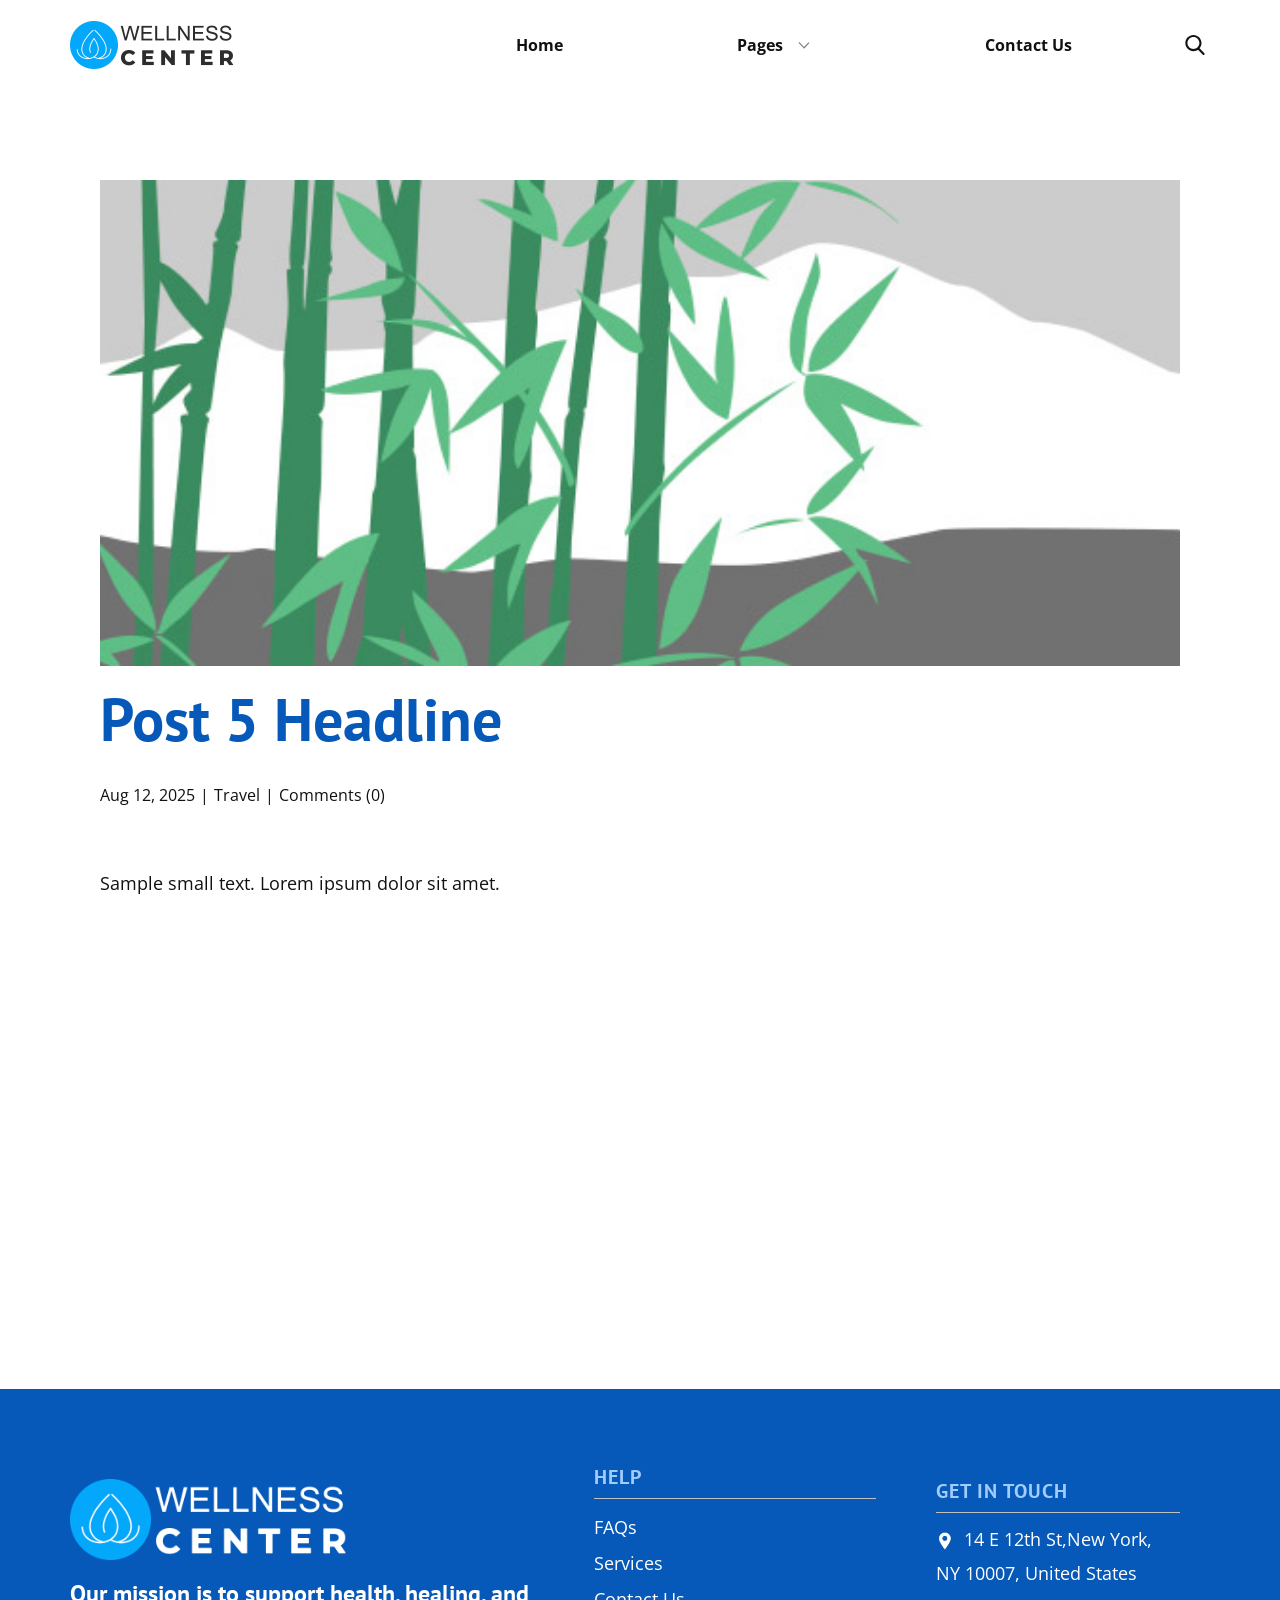
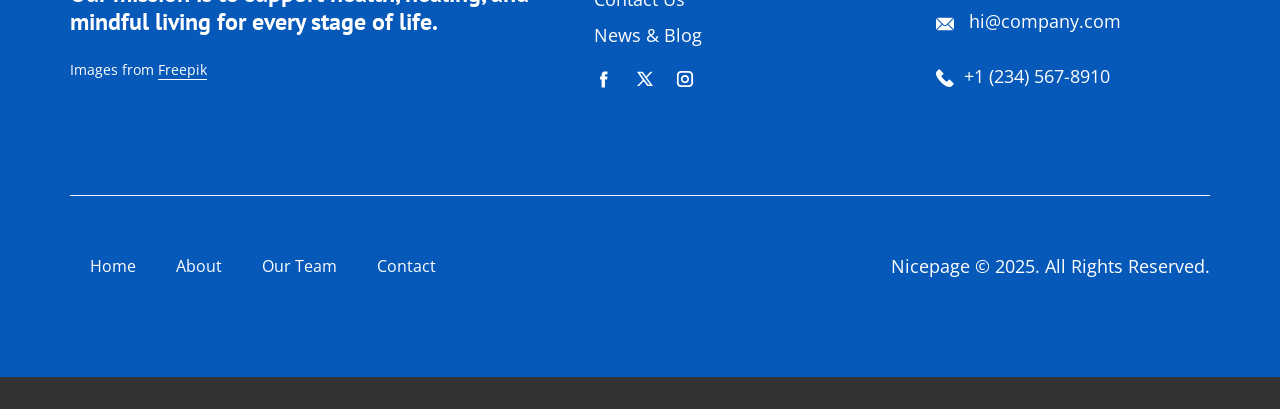
<file: blog/post-4.html>
<!DOCTYPE html>
<html style="font-size: 16px;" lang="en"><head>
    <meta name="viewport" content="width=device-width, initial-scale=1.0">
    <meta charset="utf-8">
    <meta name="keywords" content="Post 1 Headline">
    <meta name="description" content="">
    <title>Post 5 Headline</title>
    <link rel="stylesheet" href="../nicepage.css" media="screen">
<link rel="stylesheet" href="../Post-Template.css" media="screen">
    <script class="u-script" type="text/javascript" src="../jquery.js" defer=""></script>
    <script class="u-script" type="text/javascript" src="../nicepage.js" defer=""></script>
    <meta name="generator" content="Nicepage 8.3.6, nicepage.com">
    
    
    
    <link id="u-page-google-font" rel="stylesheet" href="https://fonts.googleapis.com/css2?display=swap&amp;family=PT+Sans:ital,wght@0,400;0,700;1,400;1,700&amp;family=Open+Sans:ital,wght@0,300;0,400;0,500;0,600;0,700;0,800;1,300;1,400;1,500;1,600;1,700;1,800">
    <script type="application/ld+json">{
		"@context": "http://schema.org",
		"@type": "Organization",
		"name": "",
		"logo": "images/logo-black.png",
		"sameAs": [
				"https://facebook.com/name",
				"https://twitter.com/name",
				"https://instagram.com/name"
		]
}</script>
    <meta name="theme-color" content="#0659b8">
    <meta name="twitter:site" content="@">
    <meta name="twitter:card" content="summary_large_image">
    <meta name="twitter:title" content="Post 5 Headline">
    <meta name="twitter:description" content="">
  <meta data-intl-tel-input-cdn-path="intlTelInput/"></head>
  <body data-path-to-root="./" data-include-products="false" class="u-body u-xl-mode" data-lang="en"><header class="u-clearfix u-header u-header" id="header"><div class="u-clearfix u-sheet u-valign-middle u-valign-middle-xxl u-sheet-1">
        <a href="#" class="u-image u-logo u-image-1" data-image-width="656" data-image-height="192">
          <img src="../images/logo-black.png" class="u-logo-image u-logo-image-1">
        </a>
        <nav class="u-dropdown-icon u-menu u-menu-dropdown u-offcanvas u-menu-1" role="navigation" aria-label="Menu navigation">
          <div class="menu-collapse" style="font-size: 1rem; letter-spacing: 0px; font-weight: 700;">
            <a class="u-button-style u-custom-left-right-menu-spacing u-custom-padding-bottom u-custom-text-hover-color u-custom-top-bottom-menu-spacing u-hamburger-link u-nav-link u-text-active-palette-1-base u-text-hover-palette-2-base" href="#" tabindex="-1" aria-label="Open menu" aria-controls="261f">
              <svg class="u-svg-link" viewBox="0 0 24 24"><use xlink:href="#menu-hamburger"></use></svg>
              <svg class="u-svg-content" version="1.1" id="menu-hamburger" viewBox="0 0 16 16" x="0px" y="0px" xmlns:xlink="http://www.w3.org/1999/xlink" xmlns="http://www.w3.org/2000/svg"><g><rect y="1" width="16" height="2"></rect><rect y="7" width="16" height="2"></rect><rect y="13" width="16" height="2"></rect>
</g></svg>
            </a>
          </div>
          <div class="u-custom-menu u-nav-container">
            <ul class="u-nav u-unstyled u-nav-1" role="menubar"><li role="none" class="u-nav-item"><a role="menuitem" class="u-button-style u-nav-link u-text-active-palette-1-base u-text-hover-palette-1-base u-nav-link-2" href="../">Home</a>
</li><li role="none" class="u-nav-item"><a tabindex="-1" role="menuitem" class="u-button-style u-nav-link u-text-active-palette-1-base u-text-hover-palette-1-base u-nav-link-2" aria-haspopup="true" aria-current="page">Pages</a><div class="u-nav-popup"><ul role="menu" class="u-h-spacing-20 u-nav u-unstyled u-v-spacing-10" aria-label="Pages menu"><li role="none" class="u-nav-item"><a role="menuitem" class="u-active-palette-1-base u-button-style u-grey-5 u-hover-palette-1-base u-nav-link" href="../About.html">About Us</a>
</li><li role="none" class="u-nav-item"><a tabindex="-1" role="menuitem" class="u-active-palette-1-base u-button-style u-grey-5 u-hover-palette-1-base u-nav-link" href="#">Our Team</a>
</li><li role="none" class="u-nav-item"><a role="menuitem" class="u-active-palette-1-base u-button-style u-grey-5 u-hover-palette-1-base u-nav-link" href="../FAQ-Page.html">FAQ</a>
</li></ul>
</div>
</li><li role="none" class="u-nav-item"><a tabindex="-1" role="menuitem" class="u-button-style u-nav-link u-text-active-palette-1-base u-text-hover-palette-1-base u-nav-link-2" href="#">Contact Us</a>
</li></ul>
          </div>
          <div class="u-custom-menu u-nav-container-collapse" id="261f" role="region" aria-label="Menu panel">
            <div class="u-black u-container-style u-inner-container-layout u-opacity u-opacity-95 u-sidenav">
              <div class="u-inner-container-layout u-sidenav-overflow">
                <div class="u-menu-close" tabindex="-1" aria-label="Close menu"></div>
                <ul class="u-align-center u-nav u-popupmenu-items u-unstyled u-nav-3" role="menubar"><li role="none" class="u-nav-item"><a role="menuitem" class="u-button-style u-nav-link" href="../">Home</a>
</li><li role="none" class="u-nav-item"><a tabindex="-1" role="menuitem" class="u-button-style u-nav-link" aria-haspopup="true" aria-current="page">Pages</a><div class="u-nav-popup"><ul role="menu" class="u-h-spacing-20 u-nav u-unstyled u-v-spacing-10" aria-label="Pages menu"><li role="none" class="u-nav-item"><a role="menuitem" class="u-button-style u-nav-link" href="../About.html">About Us</a>
</li><li role="none" class="u-nav-item"><a tabindex="-1" role="menuitem" class="u-button-style u-nav-link" href="#">Our Team</a>
</li><li role="none" class="u-nav-item"><a role="menuitem" class="u-button-style u-nav-link" href="../FAQ-Page.html">FAQ</a>
</li></ul>
</div>
</li><li role="none" class="u-nav-item"><a tabindex="-1" role="menuitem" class="u-button-style u-nav-link" href="#">Contact Us</a>
</li></ul>
              </div>
            </div>
            <div class="u-black u-menu-overlay u-opacity u-opacity-70"></div>
          </div>
        </nav>
        <form action="#" class="u-search u-search-layout-icon u-search-left u-search-1" data-search-token="no-license" data-href="../search/search.html" data-page-id="200617781">
          <div class="u-search-overlay"></div>
          <button class="u-search-button" type="submit"><span class="u-search-icon u-search-icon-1">
              <svg class="u-svg-link" preserveAspectRatio="xMidYMin slice" viewBox="0 0 56.966 56.966"><use xlink:href="#svg-8e85"></use></svg>
              <svg xmlns="http://www.w3.org/2000/svg" xmlns:xlink="http://www.w3.org/1999/xlink" version="1.1" id="svg-8e85" x="0px" y="0px" viewBox="0 0 56.966 56.966" style="enable-background:new 0 0 56.966 56.966;" xml:space="preserve" class="u-svg-content"><path d="M55.146,51.887L41.588,37.786c3.486-4.144,5.396-9.358,5.396-14.786c0-12.682-10.318-23-23-23s-23,10.318-23,23  s10.318,23,23,23c4.761,0,9.298-1.436,13.177-4.162l13.661,14.208c0.571,0.593,1.339,0.92,2.162,0.92  c0.779,0,1.518-0.297,2.079-0.837C56.255,54.982,56.293,53.08,55.146,51.887z M23.984,6c9.374,0,17,7.626,17,17s-7.626,17-17,17  s-17-7.626-17-17S14.61,6,23.984,6z"></path></svg></span>
          </button>
          <input class="u-search-input" type="search" name="search" value="" placeholder="Search">
        </form>
      </div></header>
    <section class="u-align-center u-clearfix u-section-1" id="block-2">
      <div class="u-clearfix u-sheet u-valign-middle-md u-valign-middle-sm u-valign-middle-xs u-sheet-1"><!--post_details--><!--post_details_options_json--><!--{"source":""}--><!--/post_details_options_json--><!--blog_post-->
        <div class="u-container-style u-expanded-width u-post-details u-post-details-1">
          <div class="u-container-layout u-valign-middle u-container-layout-1"><!--blog_post_image-->
            <img alt="" class="u-blog-control u-expanded-width u-image u-image-default u-image-1" src="../images/68f64b9d.jpeg"><!--/blog_post_image--><!--blog_post_header-->
            <h2 class="u-blog-control u-text u-text-1">Post 5 Headline</h2><!--/blog_post_header--><!--blog_post_metadata-->
            <div class="u-blog-control u-metadata u-metadata-1"><!--blog_post_metadata_date--><span class="u-meta-date u-meta-icon">Aug 12, 2025</span><!--/blog_post_metadata_date--><!--blog_post_metadata_category--><span class="u-meta-category u-meta-icon"><a href="/blog/blog.html#/blog-1///2">Travel</a></span><!--/blog_post_metadata_category--><!--blog_post_metadata_comments--><span class="u-meta-comments u-meta-icon"><!--blog_post_metadata_comments_content-->Comments (0)<!--/blog_post_metadata_comments_content--></span><!--/blog_post_metadata_comments-->
            </div><!--/blog_post_metadata--><!--blog_post_content-->
            <div class="u-align-justify u-blog-control u-post-content u-text u-text-2 fr-view">
  <p>
    <meta name="viewport" content="width=device-width, initial-scale=1.0">
    <meta charset="utf-8">
    <meta name="keywords" content=""><meta name="description" content="">
    <title></title>
    <link rel="stylesheet" href="/nicepage.css" media="screen" class="u-static-style"><link rel="stylesheet" href="/nicepage.css" media="screen">
    <script class="u-script" type="text/javascript" src="//capp.nicepage.com/assets/jquery-1.9.1.min.js" defer=""></script>
    <script class="u-script" type="text/javascript" src="//capp.nicepage.com/e1ec80a0bae8923e64d6c550789dfe4bf6121475/nicepage.js" defer=""></script>
</p><section class="u-clearfix u-valign-top u-block-d793-1" custom-posts-hash="T" data-section-properties="{&quot;margin&quot;:&quot;none&quot;,&quot;stretch&quot;:true}" data-id="d793" data-posts-content="[{'images':[],'maps':[],'videos':[],'icons':[],'textWidth':'','textHeight':'','id':1,'headingProp':'h3','textProp':'text'}]" style="min-height: 500px">
  <div class="u-clearfix u-rich-text u-text u-block-d793-4" data-state="{&quot;margin-top&quot;:{&quot;shouldApplyDefaultMargins&quot;:{&quot;XL&quot;:false,&quot;LG&quot;:false,&quot;MD&quot;:false,&quot;SM&quot;:true,&quot;XS&quot;:true},&quot;parentVerticalAlign&quot;:{&quot;XL&quot;:&quot;top&quot;,&quot;LG&quot;:&quot;top&quot;,&quot;MD&quot;:&quot;top&quot;,&quot;SM&quot;:&quot;top&quot;,&quot;XS&quot;:&quot;top&quot;}},&quot;margin-bottom&quot;:{&quot;shouldApplyDefaultMargins&quot;:{&quot;XL&quot;:false,&quot;LG&quot;:false,&quot;MD&quot;:false,&quot;SM&quot;:true,&quot;XS&quot;:true},&quot;parentVerticalAlign&quot;:{&quot;XL&quot;:&quot;top&quot;,&quot;LG&quot;:&quot;top&quot;,&quot;MD&quot;:&quot;top&quot;,&quot;SM&quot;:&quot;top&quot;,&quot;XS&quot;:&quot;top&quot;}}}" style="">
  <p>Sample small text. Lorem ipsum dolor sit amet.</p>
  </div>
  <style data-mode="XL">@media (min-width: 1200px) {
  .u-block-d793-1 {
    min-height: 500px;
  }
}</style>
  <style data-mode="LG">@media (max-width: 1199px) and (min-width: 992px) {
  .u-block-d793-1 {
    min-height: 500px;
  }
}</style>
  <style data-mode="MD">@media (max-width: 991px) and (min-width: 768px) {
  .u-block-d793-1 {
    min-height: 500px;
  }
}</style>
  <style data-mode="SM">@media (max-width: 767px) and (min-width: 576px) {
  .u-block-d793-1 {
    min-height: 500px;
  }
}</style>
  <style data-mode="XS">@media (max-width: 575px) {
  .u-block-d793-1 {
    min-height: 500px;
  }
}</style>
</section>
<p></p>
  </div><!--/blog_post_content-->
          </div>
        </div><!--/blog_post--><!--/post_details-->
      </div>
    </section>
    
    
    
    <footer class="u-align-center-sm u-align-center-xs u-clearfix u-container-align-center u-footer u-palette-1-base" id="footer"><div class="u-clearfix u-sheet u-valign-middle u-sheet-1">
        <div class="data-layout-selected u-clearfix u-expanded-width u-layout-wrap u-layout-wrap-1">
          <div class="u-gutter-0 u-layout">
            <div class="u-layout-row">
              <div class="u-container-align-left u-container-style u-layout-cell u-shape-rectangle u-size-26-lg u-size-26-xl u-size-26-xxl u-size-40-md u-size-40-sm u-size-40-xs u-layout-cell-1">
                <div class="u-container-layout u-valign-top u-container-layout-1">
                  <a href="" class="u-image u-logo u-image-1" data-image-width="656" data-image-height="192">
                    <img src="../images/logo-white-1.png" class="u-logo-image u-logo-image-1">
                  </a>
                  <h4 class="u-align-left u-text u-text-default u-text-1"> Our mission is to support health, healing, and mindful living for every stage of life.</h4>
                  <p class="u-align-left u-text u-text-2">Images from <a href="https://www.freepik.com/" class="u-active-none u-border-1 u-border-active-palette-1-base u-border-hover-palette-1-base u-border-no-left u-border-no-right u-border-no-top u-border-white u-btn u-button-link u-button-style u-hover-none u-none u-text-body-alt-color u-btn-1" target="_blank" data-animation-name="" data-animation-duration="0" data-animation-delay="0" data-animation-direction="">Freepik</a>
                  </p>
                </div>
              </div>
              <div class="u-container-style u-layout-cell u-shape-rectangle u-size-18-lg u-size-18-xl u-size-18-xxl u-size-20-md u-size-20-sm u-size-20-xs u-layout-cell-2">
                <div class="u-container-layout u-valign-top u-container-layout-2">
                  <h5 class="u-align-left u-text u-text-3"> Help</h5>
                  <div class="u-align-left u-border-1 u-border-grey-25 u-border-no-bottom u-border-no-left u-expanded-width u-line u-line-horizontal u-line-1"></div>
                  <p class="u-align-left u-text u-text-4">
                    <a href="#" class="u-active-none u-border-1 u-border-active-white u-border-hover-white u-border-no-left u-border-no-right u-border-no-top u-btn u-button-link u-button-style u-hover-none u-none u-text-active-grey-10 u-text-body-alt-color u-text-hover-grey-10 u-btn-2" title="#" data-animation-name="" data-animation-duration="0" data-animation-delay="0" data-animation-direction=""> FAQs</a>
                    <a href="#" class="u-active-none u-border-1 u-border-active-white u-border-hover-white u-border-no-left u-border-no-right u-border-no-top u-btn u-button-link u-button-style u-hover-none u-none u-text-active-grey-10 u-text-body-alt-color u-text-hover-grey-10 u-btn-3" title="#" data-animation-name="" data-animation-duration="0" data-animation-delay="0" data-animation-direction="">
                      <br>Services
                    </a>
                    <br>
                    <a href="#" class="u-active-none u-border-1 u-border-active-white u-border-hover-white u-border-no-left u-border-no-right u-border-no-top u-btn u-button-link u-button-style u-hover-none u-none u-text-active-grey-10 u-text-body-alt-color u-text-hover-grey-10 u-btn-4" title="#" data-animation-name="" data-animation-duration="0" data-animation-delay="0" data-animation-direction=""> Contact Us<br>
                    </a>
                    <a href="#" class="u-active-none u-border-1 u-border-active-white u-border-hover-white u-border-no-left u-border-no-right u-border-no-top u-btn u-button-link u-button-style u-hover-none u-none u-text-active-grey-10 u-text-body-alt-color u-text-hover-grey-10 u-btn-5" data-animation-name="" data-animation-duration="0" data-animation-delay="0" data-animation-direction=""> News &amp; Blog</a>
                    <br>
                  </p>
                  <div class="u-social-icons u-social-icons-1">
                    <a class="u-social-url" title="facebook" target="_blank" href="https://facebook.com/name"><span class="u-icon u-social-facebook u-social-icon u-text-white u-icon-1"><svg class="u-svg-link" preserveAspectRatio="xMidYMin slice" viewBox="0 0 112 112" style=""><use xlink:href="#svg-58df"></use></svg><svg class="u-svg-content" viewBox="0 0 112 112" x="0" y="0" id="svg-58df"><path fill="currentColor" d="M75.5,28.8H65.4c-1.5,0-4,0.9-4,4.3v9.4h13.9l-1.5,15.8H61.4v45.1H42.8V58.3h-8.8V42.4h8.8V32.2
c0-7.4,3.4-18.8,18.8-18.8h13.8v15.4H75.5z"></path></svg></span>
                    </a>
                    <a class="u-social-url" title="twitter" target="_blank" href="https://twitter.com/name"><span class="u-icon u-social-icon u-social-twitter u-text-white u-icon-2"><svg class="u-svg-link" preserveAspectRatio="xMidYMin slice" viewBox="0 0 112.2 112.2" style=""><use xlink:href="#svg-e10a"></use></svg><svg class="u-svg-content" viewBox="0 0 112.2 112.2" x="0px" y="0px" id="svg-e10a"><path d="M67.1,49.1L98.6,16h-12L62,42L43.2,16H11l32.8,45.2L11,96h11.6l26.3-27.7L69.1,96H101L67.1,49.1z M55,61.9l-5.1-7L27.5,24.4
	h11.4l17.3,23.8l5.1,7.1l23.4,32.2H73.8L55,61.9z"></path></svg></span>
                    </a>
                    <a class="u-social-url" title="instagram" target="_blank" href="https://instagram.com/name"><span class="u-icon u-social-icon u-social-instagram u-text-white u-icon-3"><svg class="u-svg-link" preserveAspectRatio="xMidYMin slice" viewBox="0 0 112 112" style=""><use xlink:href="#svg-3bdf"></use></svg><svg class="u-svg-content" viewBox="0 0 112 112" x="0" y="0" id="svg-3bdf"><path fill="currentColor" d="M55.9,32.9c-12.8,0-23.2,10.4-23.2,23.2s10.4,23.2,23.2,23.2s23.2-10.4,23.2-23.2S68.7,32.9,55.9,32.9z
	 M55.9,69.4c-7.4,0-13.3-6-13.3-13.3c-0.1-7.4,6-13.3,13.3-13.3s13.3,6,13.3,13.3C69.3,63.5,63.3,69.4,55.9,69.4z"></path><path fill="currentColor" d="M78.2,11H33.5C21,11,10.8,21.3,10.8,33.7v44.7c0,12.6,10.2,22.8,22.7,22.8h44.7c12.6,0,22.7-10.2,22.7-22.7
	V33.7C100.8,21.1,90.6,11,78.2,11z M91,78.4c0,7.1-5.8,12.8-12.8,12.8H33.5c-7.1,0-12.8-5.8-12.8-12.8V33.7
	c0-7.1,5.8-12.8,12.8-12.8h44.7c7.1,0,12.8,5.8,12.8,12.8V78.4z"></path></svg></span>
                    </a>
                  </div>
                </div>
              </div>
              <div class="u-container-style u-layout-cell u-shape-rectangle u-size-16-lg u-size-16-xl u-size-16-xxl u-size-60-md u-size-60-sm u-size-60-xs u-layout-cell-3">
                <div class="u-container-layout u-valign-top u-container-layout-3">
                  <h5 class="u-align-left u-text u-text-5"> Get In Touch</h5>
                  <div class="u-align-left u-border-1 u-border-grey-25 u-border-no-bottom u-border-no-left u-expanded-width u-line u-line-horizontal u-line-2" data-animation-name="" data-animation-duration="0" data-animation-delay="0" data-animation-direction=""></div>
                  <p class="u-align-left u-text u-text-6"><span class="u-file-icon u-icon u-text-white u-icon-4"><img src="../images/1-b26c8bb7.png" alt=""></span>&nbsp;​​​​14 E 12th St,New York, NY 10007, United States
                  </p>
                  <p class="u-align-left u-text u-text-default u-text-7"><span class="u-file-icon u-icon u-text-white u-icon-5"><img src="../images/2-a85e65c4.png" alt=""></span>&nbsp; <a href="mailto:hi@car.repair.com" class="u-active-none u-border-1 u-border-active-white u-border-hover-white u-border-no-left u-border-no-right u-border-no-top u-btn u-button-link u-button-style u-hover-none u-none u-text-active-grey-10 u-text-body-alt-color u-text-hover-grey-10 u-btn-6" data-animation-name="" data-animation-duration="0" data-animation-delay="0" data-animation-direction="">hi@company.com</a>
                  </p>
                  <p class="u-align-left u-text u-text-8">
                    <a href="tel:+12345678910" class="u-active-none u-border-1 u-border-active-white u-border-hover-white u-border-no-left u-border-no-right u-border-no-top u-btn u-button-link u-button-style u-hover-none u-none u-text-active-grey-10 u-text-body-alt-color u-text-hover-grey-10 u-btn-7" data-animation-name="" data-animation-duration="0" data-animation-delay="0" data-animation-direction=""><span class="u-file-icon u-icon u-text-white u-icon-6"><img src="../images/3-c91f3b92.png" alt=""></span>&nbsp;​+1 (234) 567-8910
                    </a>
                  </p>
                </div>
              </div>
            </div>
          </div>
        </div>
        <div class="u-align-center u-border-1 u-border-white u-expanded-width u-line u-line-horizontal u-line-3"></div>
        <div class="data-layout-selected u-clearfix u-expanded-width u-layout-custom-xs u-layout-wrap u-layout-wrap-2">
          <div class="u-layout">
            <div class="u-layout-row">
              <div class="u-container-style u-layout-cell u-size-14-xs u-size-30-lg u-size-30-xl u-size-30-xxl u-size-60-md u-size-60-sm u-layout-cell-4">
                <div class="u-container-layout u-valign-middle u-container-layout-4">
                  <nav class="u-menu u-menu-dropdown u-offcanvas u-menu-1" data-responsive-from="XS" role="navigation">
                    <div class="menu-collapse">
                      <a class="u-button-style u-hamburger-link u-nav-link" aria-label="Open menu" aria-controls="e226" href="#">
                        <svg class="u-svg-link" viewBox="0 0 24 24"><use xlink:href="#svg-23e0"></use></svg>
                        <svg class="u-svg-content" version="1.1" id="svg-23e0" viewBox="0 0 16 16" x="0px" y="0px" xmlns:xlink="http://www.w3.org/1999/xlink" xmlns="http://www.w3.org/2000/svg"><g><rect y="1" width="16" height="2"></rect><rect y="7" width="16" height="2"></rect><rect y="13" width="16" height="2"></rect>
</g></svg>
                      </a>
                    </div>
                    <div class="u-custom-menu u-nav-container">
                      <ul class="u-nav u-unstyled" role="menubar"><li class="u-nav-item" role="none"><a class="u-button-style u-nav-link" href="#" tabindex="-1" role="menuitem" aria-haspopup="true" aria-expanded="false">Home</a>
</li><li class="u-nav-item" role="none"><a class="u-button-style u-nav-link" href="#" tabindex="-1" role="menuitem">About</a>
</li><li class="u-nav-item" role="none"><a class="u-button-style u-nav-link" href="#" tabindex="-1" role="menuitem">Our Team</a>
</li><li class="u-nav-item" role="none"><a class="u-button-style u-nav-link" href="#" tabindex="-1" role="menuitem">Contact</a>
</li></ul>
                    </div>
                    <div id="e226" role="region" aria-label="Menu panel" class="u-custom-menu u-nav-container-collapse">
                      <div class="u-black u-container-style u-inner-container-layout u-opacity u-opacity-95 u-sidenav">
                        <div class="u-inner-container-layout u-sidenav-overflow">
                          <div class="u-menu-close" aria-label="Close menu"></div>
                          <ul class="u-align-center u-nav u-popupmenu-items u-unstyled u-nav-2"><li class="u-nav-item"><a class="u-button-style u-nav-link" href="#">Home</a>
</li><li class="u-nav-item"><a class="u-button-style u-nav-link" href="#">About</a>
</li><li class="u-nav-item"><a class="u-button-style u-nav-link" href="#">Our Team</a>
</li><li class="u-nav-item"><a class="u-button-style u-nav-link" href="#">Contact</a>
</li></ul>
                        </div>
                      </div>
                      <div class="u-black u-menu-overlay u-opacity u-opacity-70"></div>
                    </div>
                    <style class="menu-style">@media (max-width: 539px) {
                    [data-responsive-from="XS"] .u-nav-container {
                        display: none;
                    }
                    [data-responsive-from="XS"] .menu-collapse {
                        display: block;
                    }
                }</style>
                  </nav>
                </div>
              </div>
              <div class="u-container-align-left-md u-container-align-left-sm u-container-align-left-xs u-container-align-right-lg u-container-align-right-xl u-container-align-right-xxl u-container-style u-layout-cell u-size-30-lg u-size-30-xl u-size-30-xxl u-size-46-xs u-size-60-md u-size-60-sm u-layout-cell-5">
                <div class="u-container-layout u-valign-middle u-container-layout-5">
                  <p class="u-align-left-md u-align-left-sm u-align-left-xs u-align-right-lg u-align-right-xl u-align-right-xxl u-text u-text-default u-text-9">Nicepage © 2025. All Rights Reserved.</p>
                </div>
              </div>
            </div>
          </div>
        </div>
      </div></footer>
    <section class="u-backlink u-clearfix u-grey-80"></section>
  
</body></html>
</file>
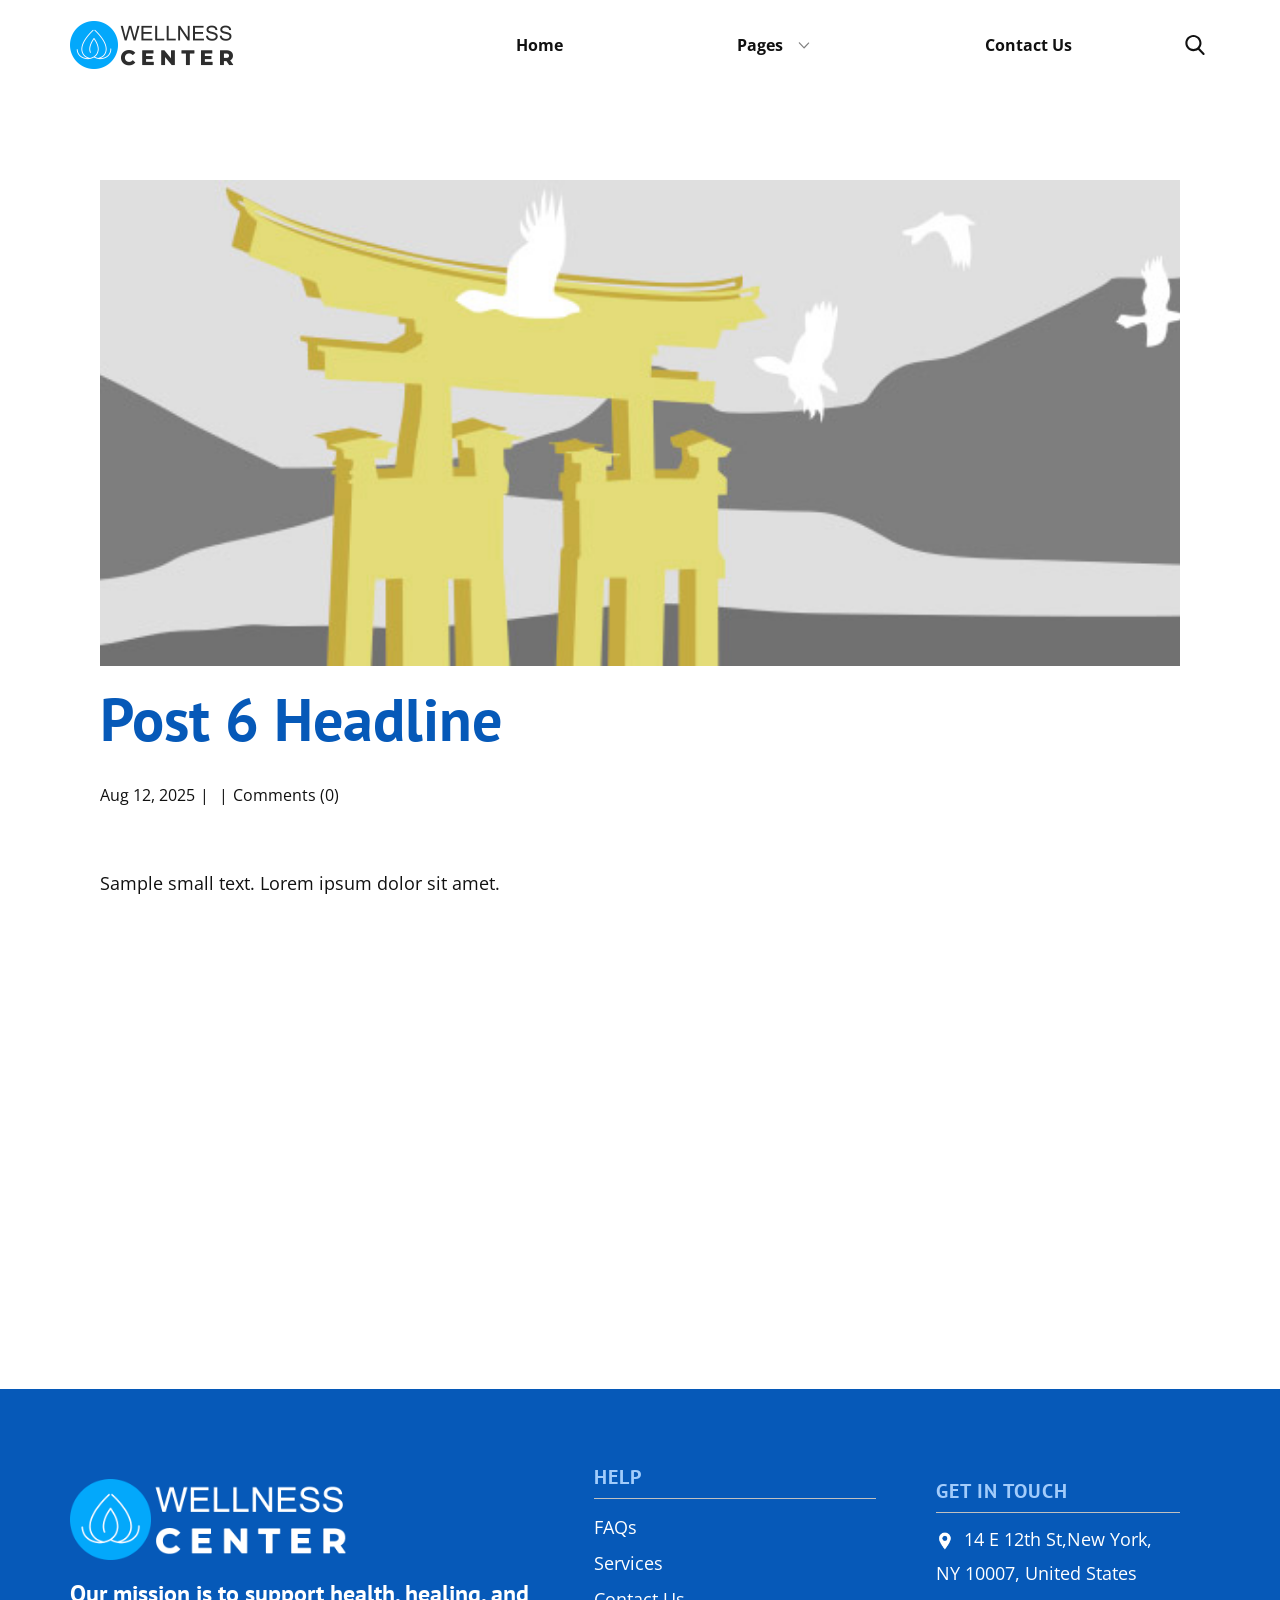
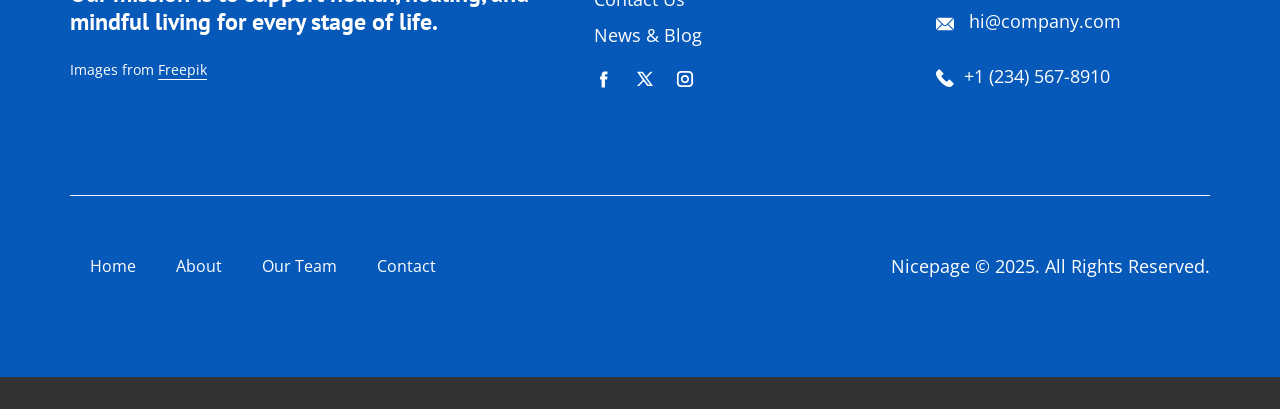
<file: blog/post-5.html>
<!DOCTYPE html>
<html style="font-size: 16px;" lang="en"><head>
    <meta name="viewport" content="width=device-width, initial-scale=1.0">
    <meta charset="utf-8">
    <meta name="keywords" content="Post 1 Headline">
    <meta name="description" content="">
    <title>Post 6 Headline</title>
    <link rel="stylesheet" href="../nicepage.css" media="screen">
<link rel="stylesheet" href="../Post-Template.css" media="screen">
    <script class="u-script" type="text/javascript" src="../jquery.js" defer=""></script>
    <script class="u-script" type="text/javascript" src="../nicepage.js" defer=""></script>
    <meta name="generator" content="Nicepage 8.3.6, nicepage.com">
    
    
    
    <link id="u-page-google-font" rel="stylesheet" href="https://fonts.googleapis.com/css2?display=swap&amp;family=PT+Sans:ital,wght@0,400;0,700;1,400;1,700&amp;family=Open+Sans:ital,wght@0,300;0,400;0,500;0,600;0,700;0,800;1,300;1,400;1,500;1,600;1,700;1,800">
    <script type="application/ld+json">{
		"@context": "http://schema.org",
		"@type": "Organization",
		"name": "",
		"logo": "images/logo-black.png",
		"sameAs": [
				"https://facebook.com/name",
				"https://twitter.com/name",
				"https://instagram.com/name"
		]
}</script>
    <meta name="theme-color" content="#0659b8">
    <meta name="twitter:site" content="@">
    <meta name="twitter:card" content="summary_large_image">
    <meta name="twitter:title" content="Post 6 Headline">
    <meta name="twitter:description" content="">
  <meta data-intl-tel-input-cdn-path="intlTelInput/"></head>
  <body data-path-to-root="./" data-include-products="false" class="u-body u-xl-mode" data-lang="en"><header class="u-clearfix u-header u-header" id="header"><div class="u-clearfix u-sheet u-valign-middle u-valign-middle-xxl u-sheet-1">
        <a href="#" class="u-image u-logo u-image-1" data-image-width="656" data-image-height="192">
          <img src="../images/logo-black.png" class="u-logo-image u-logo-image-1">
        </a>
        <nav class="u-dropdown-icon u-menu u-menu-dropdown u-offcanvas u-menu-1" role="navigation" aria-label="Menu navigation">
          <div class="menu-collapse" style="font-size: 1rem; letter-spacing: 0px; font-weight: 700;">
            <a class="u-button-style u-custom-left-right-menu-spacing u-custom-padding-bottom u-custom-text-hover-color u-custom-top-bottom-menu-spacing u-hamburger-link u-nav-link u-text-active-palette-1-base u-text-hover-palette-2-base" href="#" tabindex="-1" aria-label="Open menu" aria-controls="261f">
              <svg class="u-svg-link" viewBox="0 0 24 24"><use xlink:href="#menu-hamburger"></use></svg>
              <svg class="u-svg-content" version="1.1" id="menu-hamburger" viewBox="0 0 16 16" x="0px" y="0px" xmlns:xlink="http://www.w3.org/1999/xlink" xmlns="http://www.w3.org/2000/svg"><g><rect y="1" width="16" height="2"></rect><rect y="7" width="16" height="2"></rect><rect y="13" width="16" height="2"></rect>
</g></svg>
            </a>
          </div>
          <div class="u-custom-menu u-nav-container">
            <ul class="u-nav u-unstyled u-nav-1" role="menubar"><li role="none" class="u-nav-item"><a role="menuitem" class="u-button-style u-nav-link u-text-active-palette-1-base u-text-hover-palette-1-base u-nav-link-2" href="../">Home</a>
</li><li role="none" class="u-nav-item"><a tabindex="-1" role="menuitem" class="u-button-style u-nav-link u-text-active-palette-1-base u-text-hover-palette-1-base u-nav-link-2" aria-haspopup="true" aria-current="page">Pages</a><div class="u-nav-popup"><ul role="menu" class="u-h-spacing-20 u-nav u-unstyled u-v-spacing-10" aria-label="Pages menu"><li role="none" class="u-nav-item"><a role="menuitem" class="u-active-palette-1-base u-button-style u-grey-5 u-hover-palette-1-base u-nav-link" href="../About.html">About Us</a>
</li><li role="none" class="u-nav-item"><a tabindex="-1" role="menuitem" class="u-active-palette-1-base u-button-style u-grey-5 u-hover-palette-1-base u-nav-link" href="#">Our Team</a>
</li><li role="none" class="u-nav-item"><a role="menuitem" class="u-active-palette-1-base u-button-style u-grey-5 u-hover-palette-1-base u-nav-link" href="../FAQ-Page.html">FAQ</a>
</li></ul>
</div>
</li><li role="none" class="u-nav-item"><a tabindex="-1" role="menuitem" class="u-button-style u-nav-link u-text-active-palette-1-base u-text-hover-palette-1-base u-nav-link-2" href="#">Contact Us</a>
</li></ul>
          </div>
          <div class="u-custom-menu u-nav-container-collapse" id="261f" role="region" aria-label="Menu panel">
            <div class="u-black u-container-style u-inner-container-layout u-opacity u-opacity-95 u-sidenav">
              <div class="u-inner-container-layout u-sidenav-overflow">
                <div class="u-menu-close" tabindex="-1" aria-label="Close menu"></div>
                <ul class="u-align-center u-nav u-popupmenu-items u-unstyled u-nav-3" role="menubar"><li role="none" class="u-nav-item"><a role="menuitem" class="u-button-style u-nav-link" href="../">Home</a>
</li><li role="none" class="u-nav-item"><a tabindex="-1" role="menuitem" class="u-button-style u-nav-link" aria-haspopup="true" aria-current="page">Pages</a><div class="u-nav-popup"><ul role="menu" class="u-h-spacing-20 u-nav u-unstyled u-v-spacing-10" aria-label="Pages menu"><li role="none" class="u-nav-item"><a role="menuitem" class="u-button-style u-nav-link" href="../About.html">About Us</a>
</li><li role="none" class="u-nav-item"><a tabindex="-1" role="menuitem" class="u-button-style u-nav-link" href="#">Our Team</a>
</li><li role="none" class="u-nav-item"><a role="menuitem" class="u-button-style u-nav-link" href="../FAQ-Page.html">FAQ</a>
</li></ul>
</div>
</li><li role="none" class="u-nav-item"><a tabindex="-1" role="menuitem" class="u-button-style u-nav-link" href="#">Contact Us</a>
</li></ul>
              </div>
            </div>
            <div class="u-black u-menu-overlay u-opacity u-opacity-70"></div>
          </div>
        </nav>
        <form action="#" class="u-search u-search-layout-icon u-search-left u-search-1" data-search-token="no-license" data-href="../search/search.html" data-page-id="200617781">
          <div class="u-search-overlay"></div>
          <button class="u-search-button" type="submit"><span class="u-search-icon u-search-icon-1">
              <svg class="u-svg-link" preserveAspectRatio="xMidYMin slice" viewBox="0 0 56.966 56.966"><use xlink:href="#svg-8e85"></use></svg>
              <svg xmlns="http://www.w3.org/2000/svg" xmlns:xlink="http://www.w3.org/1999/xlink" version="1.1" id="svg-8e85" x="0px" y="0px" viewBox="0 0 56.966 56.966" style="enable-background:new 0 0 56.966 56.966;" xml:space="preserve" class="u-svg-content"><path d="M55.146,51.887L41.588,37.786c3.486-4.144,5.396-9.358,5.396-14.786c0-12.682-10.318-23-23-23s-23,10.318-23,23  s10.318,23,23,23c4.761,0,9.298-1.436,13.177-4.162l13.661,14.208c0.571,0.593,1.339,0.92,2.162,0.92  c0.779,0,1.518-0.297,2.079-0.837C56.255,54.982,56.293,53.08,55.146,51.887z M23.984,6c9.374,0,17,7.626,17,17s-7.626,17-17,17  s-17-7.626-17-17S14.61,6,23.984,6z"></path></svg></span>
          </button>
          <input class="u-search-input" type="search" name="search" value="" placeholder="Search">
        </form>
      </div></header>
    <section class="u-align-center u-clearfix u-section-1" id="block-2">
      <div class="u-clearfix u-sheet u-valign-middle-md u-valign-middle-sm u-valign-middle-xs u-sheet-1"><!--post_details--><!--post_details_options_json--><!--{"source":""}--><!--/post_details_options_json--><!--blog_post-->
        <div class="u-container-style u-expanded-width u-post-details u-post-details-1">
          <div class="u-container-layout u-valign-middle u-container-layout-1"><!--blog_post_image-->
            <img alt="" class="u-blog-control u-expanded-width u-image u-image-default u-image-1" src="../images/8ad73f3c.jpeg"><!--/blog_post_image--><!--blog_post_header-->
            <h2 class="u-blog-control u-text u-text-1">Post 6 Headline</h2><!--/blog_post_header--><!--blog_post_metadata-->
            <div class="u-blog-control u-metadata u-metadata-1"><!--blog_post_metadata_date--><span class="u-meta-date u-meta-icon">Aug 12, 2025</span><!--/blog_post_metadata_date--><!--blog_post_metadata_category--><span class="u-meta-category u-meta-icon"></span><!--/blog_post_metadata_category--><!--blog_post_metadata_comments--><span class="u-meta-comments u-meta-icon"><!--blog_post_metadata_comments_content-->Comments (0)<!--/blog_post_metadata_comments_content--></span><!--/blog_post_metadata_comments-->
            </div><!--/blog_post_metadata--><!--blog_post_content-->
            <div class="u-align-justify u-blog-control u-post-content u-text u-text-2 fr-view">
  <p>
    <meta name="viewport" content="width=device-width, initial-scale=1.0">
    <meta charset="utf-8">
    <meta name="keywords" content=""><meta name="description" content="">
    <title></title>
    <link rel="stylesheet" href="/nicepage.css" media="screen" class="u-static-style"><link rel="stylesheet" href="/nicepage.css" media="screen">
    <script class="u-script" type="text/javascript" src="//capp.nicepage.com/assets/jquery-1.9.1.min.js" defer=""></script>
    <script class="u-script" type="text/javascript" src="//capp.nicepage.com/e1ec80a0bae8923e64d6c550789dfe4bf6121475/nicepage.js" defer=""></script>
</p><section class="u-clearfix u-valign-top u-block-f203-1" custom-posts-hash="T" data-section-properties="{&quot;margin&quot;:&quot;none&quot;,&quot;stretch&quot;:true}" data-id="f203" data-posts-content="[{'images':[],'maps':[],'videos':[],'icons':[],'textWidth':'','textHeight':'','id':1,'headingProp':'h3','textProp':'text'}]" style="min-height: 500px">
  <div class="u-clearfix u-rich-text u-text u-block-f203-4" data-state="{&quot;margin-top&quot;:{&quot;shouldApplyDefaultMargins&quot;:{&quot;XL&quot;:false,&quot;LG&quot;:false,&quot;MD&quot;:false,&quot;SM&quot;:true,&quot;XS&quot;:true},&quot;parentVerticalAlign&quot;:{&quot;XL&quot;:&quot;top&quot;,&quot;LG&quot;:&quot;top&quot;,&quot;MD&quot;:&quot;top&quot;,&quot;SM&quot;:&quot;top&quot;,&quot;XS&quot;:&quot;top&quot;}},&quot;margin-bottom&quot;:{&quot;shouldApplyDefaultMargins&quot;:{&quot;XL&quot;:false,&quot;LG&quot;:false,&quot;MD&quot;:false,&quot;SM&quot;:true,&quot;XS&quot;:true},&quot;parentVerticalAlign&quot;:{&quot;XL&quot;:&quot;top&quot;,&quot;LG&quot;:&quot;top&quot;,&quot;MD&quot;:&quot;top&quot;,&quot;SM&quot;:&quot;top&quot;,&quot;XS&quot;:&quot;top&quot;}}}" style="">
  <p>Sample small text. Lorem ipsum dolor sit amet.</p>
  </div>
  <style data-mode="XL">@media (min-width: 1200px) {
  .u-block-f203-1 {
    min-height: 500px;
  }
}</style>
  <style data-mode="LG">@media (max-width: 1199px) and (min-width: 992px) {
  .u-block-f203-1 {
    min-height: 500px;
  }
}</style>
  <style data-mode="MD">@media (max-width: 991px) and (min-width: 768px) {
  .u-block-f203-1 {
    min-height: 500px;
  }
}</style>
  <style data-mode="SM">@media (max-width: 767px) and (min-width: 576px) {
  .u-block-f203-1 {
    min-height: 500px;
  }
}</style>
  <style data-mode="XS">@media (max-width: 575px) {
  .u-block-f203-1 {
    min-height: 500px;
  }
}</style>
</section>
<p></p>
  </div><!--/blog_post_content-->
          </div>
        </div><!--/blog_post--><!--/post_details-->
      </div>
    </section>
    
    
    
    <footer class="u-align-center-sm u-align-center-xs u-clearfix u-container-align-center u-footer u-palette-1-base" id="footer"><div class="u-clearfix u-sheet u-valign-middle u-sheet-1">
        <div class="data-layout-selected u-clearfix u-expanded-width u-layout-wrap u-layout-wrap-1">
          <div class="u-gutter-0 u-layout">
            <div class="u-layout-row">
              <div class="u-container-align-left u-container-style u-layout-cell u-shape-rectangle u-size-26-lg u-size-26-xl u-size-26-xxl u-size-40-md u-size-40-sm u-size-40-xs u-layout-cell-1">
                <div class="u-container-layout u-valign-top u-container-layout-1">
                  <a href="" class="u-image u-logo u-image-1" data-image-width="656" data-image-height="192">
                    <img src="../images/logo-white-1.png" class="u-logo-image u-logo-image-1">
                  </a>
                  <h4 class="u-align-left u-text u-text-default u-text-1"> Our mission is to support health, healing, and mindful living for every stage of life.</h4>
                  <p class="u-align-left u-text u-text-2">Images from <a href="https://www.freepik.com/" class="u-active-none u-border-1 u-border-active-palette-1-base u-border-hover-palette-1-base u-border-no-left u-border-no-right u-border-no-top u-border-white u-btn u-button-link u-button-style u-hover-none u-none u-text-body-alt-color u-btn-1" target="_blank" data-animation-name="" data-animation-duration="0" data-animation-delay="0" data-animation-direction="">Freepik</a>
                  </p>
                </div>
              </div>
              <div class="u-container-style u-layout-cell u-shape-rectangle u-size-18-lg u-size-18-xl u-size-18-xxl u-size-20-md u-size-20-sm u-size-20-xs u-layout-cell-2">
                <div class="u-container-layout u-valign-top u-container-layout-2">
                  <h5 class="u-align-left u-text u-text-3"> Help</h5>
                  <div class="u-align-left u-border-1 u-border-grey-25 u-border-no-bottom u-border-no-left u-expanded-width u-line u-line-horizontal u-line-1"></div>
                  <p class="u-align-left u-text u-text-4">
                    <a href="#" class="u-active-none u-border-1 u-border-active-white u-border-hover-white u-border-no-left u-border-no-right u-border-no-top u-btn u-button-link u-button-style u-hover-none u-none u-text-active-grey-10 u-text-body-alt-color u-text-hover-grey-10 u-btn-2" title="#" data-animation-name="" data-animation-duration="0" data-animation-delay="0" data-animation-direction=""> FAQs</a>
                    <a href="#" class="u-active-none u-border-1 u-border-active-white u-border-hover-white u-border-no-left u-border-no-right u-border-no-top u-btn u-button-link u-button-style u-hover-none u-none u-text-active-grey-10 u-text-body-alt-color u-text-hover-grey-10 u-btn-3" title="#" data-animation-name="" data-animation-duration="0" data-animation-delay="0" data-animation-direction="">
                      <br>Services
                    </a>
                    <br>
                    <a href="#" class="u-active-none u-border-1 u-border-active-white u-border-hover-white u-border-no-left u-border-no-right u-border-no-top u-btn u-button-link u-button-style u-hover-none u-none u-text-active-grey-10 u-text-body-alt-color u-text-hover-grey-10 u-btn-4" title="#" data-animation-name="" data-animation-duration="0" data-animation-delay="0" data-animation-direction=""> Contact Us<br>
                    </a>
                    <a href="#" class="u-active-none u-border-1 u-border-active-white u-border-hover-white u-border-no-left u-border-no-right u-border-no-top u-btn u-button-link u-button-style u-hover-none u-none u-text-active-grey-10 u-text-body-alt-color u-text-hover-grey-10 u-btn-5" data-animation-name="" data-animation-duration="0" data-animation-delay="0" data-animation-direction=""> News &amp; Blog</a>
                    <br>
                  </p>
                  <div class="u-social-icons u-social-icons-1">
                    <a class="u-social-url" title="facebook" target="_blank" href="https://facebook.com/name"><span class="u-icon u-social-facebook u-social-icon u-text-white u-icon-1"><svg class="u-svg-link" preserveAspectRatio="xMidYMin slice" viewBox="0 0 112 112" style=""><use xlink:href="#svg-58df"></use></svg><svg class="u-svg-content" viewBox="0 0 112 112" x="0" y="0" id="svg-58df"><path fill="currentColor" d="M75.5,28.8H65.4c-1.5,0-4,0.9-4,4.3v9.4h13.9l-1.5,15.8H61.4v45.1H42.8V58.3h-8.8V42.4h8.8V32.2
c0-7.4,3.4-18.8,18.8-18.8h13.8v15.4H75.5z"></path></svg></span>
                    </a>
                    <a class="u-social-url" title="twitter" target="_blank" href="https://twitter.com/name"><span class="u-icon u-social-icon u-social-twitter u-text-white u-icon-2"><svg class="u-svg-link" preserveAspectRatio="xMidYMin slice" viewBox="0 0 112.2 112.2" style=""><use xlink:href="#svg-e10a"></use></svg><svg class="u-svg-content" viewBox="0 0 112.2 112.2" x="0px" y="0px" id="svg-e10a"><path d="M67.1,49.1L98.6,16h-12L62,42L43.2,16H11l32.8,45.2L11,96h11.6l26.3-27.7L69.1,96H101L67.1,49.1z M55,61.9l-5.1-7L27.5,24.4
	h11.4l17.3,23.8l5.1,7.1l23.4,32.2H73.8L55,61.9z"></path></svg></span>
                    </a>
                    <a class="u-social-url" title="instagram" target="_blank" href="https://instagram.com/name"><span class="u-icon u-social-icon u-social-instagram u-text-white u-icon-3"><svg class="u-svg-link" preserveAspectRatio="xMidYMin slice" viewBox="0 0 112 112" style=""><use xlink:href="#svg-3bdf"></use></svg><svg class="u-svg-content" viewBox="0 0 112 112" x="0" y="0" id="svg-3bdf"><path fill="currentColor" d="M55.9,32.9c-12.8,0-23.2,10.4-23.2,23.2s10.4,23.2,23.2,23.2s23.2-10.4,23.2-23.2S68.7,32.9,55.9,32.9z
	 M55.9,69.4c-7.4,0-13.3-6-13.3-13.3c-0.1-7.4,6-13.3,13.3-13.3s13.3,6,13.3,13.3C69.3,63.5,63.3,69.4,55.9,69.4z"></path><path fill="currentColor" d="M78.2,11H33.5C21,11,10.8,21.3,10.8,33.7v44.7c0,12.6,10.2,22.8,22.7,22.8h44.7c12.6,0,22.7-10.2,22.7-22.7
	V33.7C100.8,21.1,90.6,11,78.2,11z M91,78.4c0,7.1-5.8,12.8-12.8,12.8H33.5c-7.1,0-12.8-5.8-12.8-12.8V33.7
	c0-7.1,5.8-12.8,12.8-12.8h44.7c7.1,0,12.8,5.8,12.8,12.8V78.4z"></path></svg></span>
                    </a>
                  </div>
                </div>
              </div>
              <div class="u-container-style u-layout-cell u-shape-rectangle u-size-16-lg u-size-16-xl u-size-16-xxl u-size-60-md u-size-60-sm u-size-60-xs u-layout-cell-3">
                <div class="u-container-layout u-valign-top u-container-layout-3">
                  <h5 class="u-align-left u-text u-text-5"> Get In Touch</h5>
                  <div class="u-align-left u-border-1 u-border-grey-25 u-border-no-bottom u-border-no-left u-expanded-width u-line u-line-horizontal u-line-2" data-animation-name="" data-animation-duration="0" data-animation-delay="0" data-animation-direction=""></div>
                  <p class="u-align-left u-text u-text-6"><span class="u-file-icon u-icon u-text-white u-icon-4"><img src="../images/1-b26c8bb7.png" alt=""></span>&nbsp;​​​​14 E 12th St,New York, NY 10007, United States
                  </p>
                  <p class="u-align-left u-text u-text-default u-text-7"><span class="u-file-icon u-icon u-text-white u-icon-5"><img src="../images/2-a85e65c4.png" alt=""></span>&nbsp; <a href="mailto:hi@car.repair.com" class="u-active-none u-border-1 u-border-active-white u-border-hover-white u-border-no-left u-border-no-right u-border-no-top u-btn u-button-link u-button-style u-hover-none u-none u-text-active-grey-10 u-text-body-alt-color u-text-hover-grey-10 u-btn-6" data-animation-name="" data-animation-duration="0" data-animation-delay="0" data-animation-direction="">hi@company.com</a>
                  </p>
                  <p class="u-align-left u-text u-text-8">
                    <a href="tel:+12345678910" class="u-active-none u-border-1 u-border-active-white u-border-hover-white u-border-no-left u-border-no-right u-border-no-top u-btn u-button-link u-button-style u-hover-none u-none u-text-active-grey-10 u-text-body-alt-color u-text-hover-grey-10 u-btn-7" data-animation-name="" data-animation-duration="0" data-animation-delay="0" data-animation-direction=""><span class="u-file-icon u-icon u-text-white u-icon-6"><img src="../images/3-c91f3b92.png" alt=""></span>&nbsp;​+1 (234) 567-8910
                    </a>
                  </p>
                </div>
              </div>
            </div>
          </div>
        </div>
        <div class="u-align-center u-border-1 u-border-white u-expanded-width u-line u-line-horizontal u-line-3"></div>
        <div class="data-layout-selected u-clearfix u-expanded-width u-layout-custom-xs u-layout-wrap u-layout-wrap-2">
          <div class="u-layout">
            <div class="u-layout-row">
              <div class="u-container-style u-layout-cell u-size-14-xs u-size-30-lg u-size-30-xl u-size-30-xxl u-size-60-md u-size-60-sm u-layout-cell-4">
                <div class="u-container-layout u-valign-middle u-container-layout-4">
                  <nav class="u-menu u-menu-dropdown u-offcanvas u-menu-1" data-responsive-from="XS" role="navigation">
                    <div class="menu-collapse">
                      <a class="u-button-style u-hamburger-link u-nav-link" aria-label="Open menu" aria-controls="e226" href="#">
                        <svg class="u-svg-link" viewBox="0 0 24 24"><use xlink:href="#svg-23e0"></use></svg>
                        <svg class="u-svg-content" version="1.1" id="svg-23e0" viewBox="0 0 16 16" x="0px" y="0px" xmlns:xlink="http://www.w3.org/1999/xlink" xmlns="http://www.w3.org/2000/svg"><g><rect y="1" width="16" height="2"></rect><rect y="7" width="16" height="2"></rect><rect y="13" width="16" height="2"></rect>
</g></svg>
                      </a>
                    </div>
                    <div class="u-custom-menu u-nav-container">
                      <ul class="u-nav u-unstyled" role="menubar"><li class="u-nav-item" role="none"><a class="u-button-style u-nav-link" href="#" tabindex="-1" role="menuitem" aria-haspopup="true" aria-expanded="false">Home</a>
</li><li class="u-nav-item" role="none"><a class="u-button-style u-nav-link" href="#" tabindex="-1" role="menuitem">About</a>
</li><li class="u-nav-item" role="none"><a class="u-button-style u-nav-link" href="#" tabindex="-1" role="menuitem">Our Team</a>
</li><li class="u-nav-item" role="none"><a class="u-button-style u-nav-link" href="#" tabindex="-1" role="menuitem">Contact</a>
</li></ul>
                    </div>
                    <div id="e226" role="region" aria-label="Menu panel" class="u-custom-menu u-nav-container-collapse">
                      <div class="u-black u-container-style u-inner-container-layout u-opacity u-opacity-95 u-sidenav">
                        <div class="u-inner-container-layout u-sidenav-overflow">
                          <div class="u-menu-close" aria-label="Close menu"></div>
                          <ul class="u-align-center u-nav u-popupmenu-items u-unstyled u-nav-2"><li class="u-nav-item"><a class="u-button-style u-nav-link" href="#">Home</a>
</li><li class="u-nav-item"><a class="u-button-style u-nav-link" href="#">About</a>
</li><li class="u-nav-item"><a class="u-button-style u-nav-link" href="#">Our Team</a>
</li><li class="u-nav-item"><a class="u-button-style u-nav-link" href="#">Contact</a>
</li></ul>
                        </div>
                      </div>
                      <div class="u-black u-menu-overlay u-opacity u-opacity-70"></div>
                    </div>
                    <style class="menu-style">@media (max-width: 539px) {
                    [data-responsive-from="XS"] .u-nav-container {
                        display: none;
                    }
                    [data-responsive-from="XS"] .menu-collapse {
                        display: block;
                    }
                }</style>
                  </nav>
                </div>
              </div>
              <div class="u-container-align-left-md u-container-align-left-sm u-container-align-left-xs u-container-align-right-lg u-container-align-right-xl u-container-align-right-xxl u-container-style u-layout-cell u-size-30-lg u-size-30-xl u-size-30-xxl u-size-46-xs u-size-60-md u-size-60-sm u-layout-cell-5">
                <div class="u-container-layout u-valign-middle u-container-layout-5">
                  <p class="u-align-left-md u-align-left-sm u-align-left-xs u-align-right-lg u-align-right-xl u-align-right-xxl u-text u-text-default u-text-9">Nicepage © 2025. All Rights Reserved.</p>
                </div>
              </div>
            </div>
          </div>
        </div>
      </div></footer>
    <section class="u-backlink u-clearfix u-grey-80"></section>
  
</body></html>
</file>
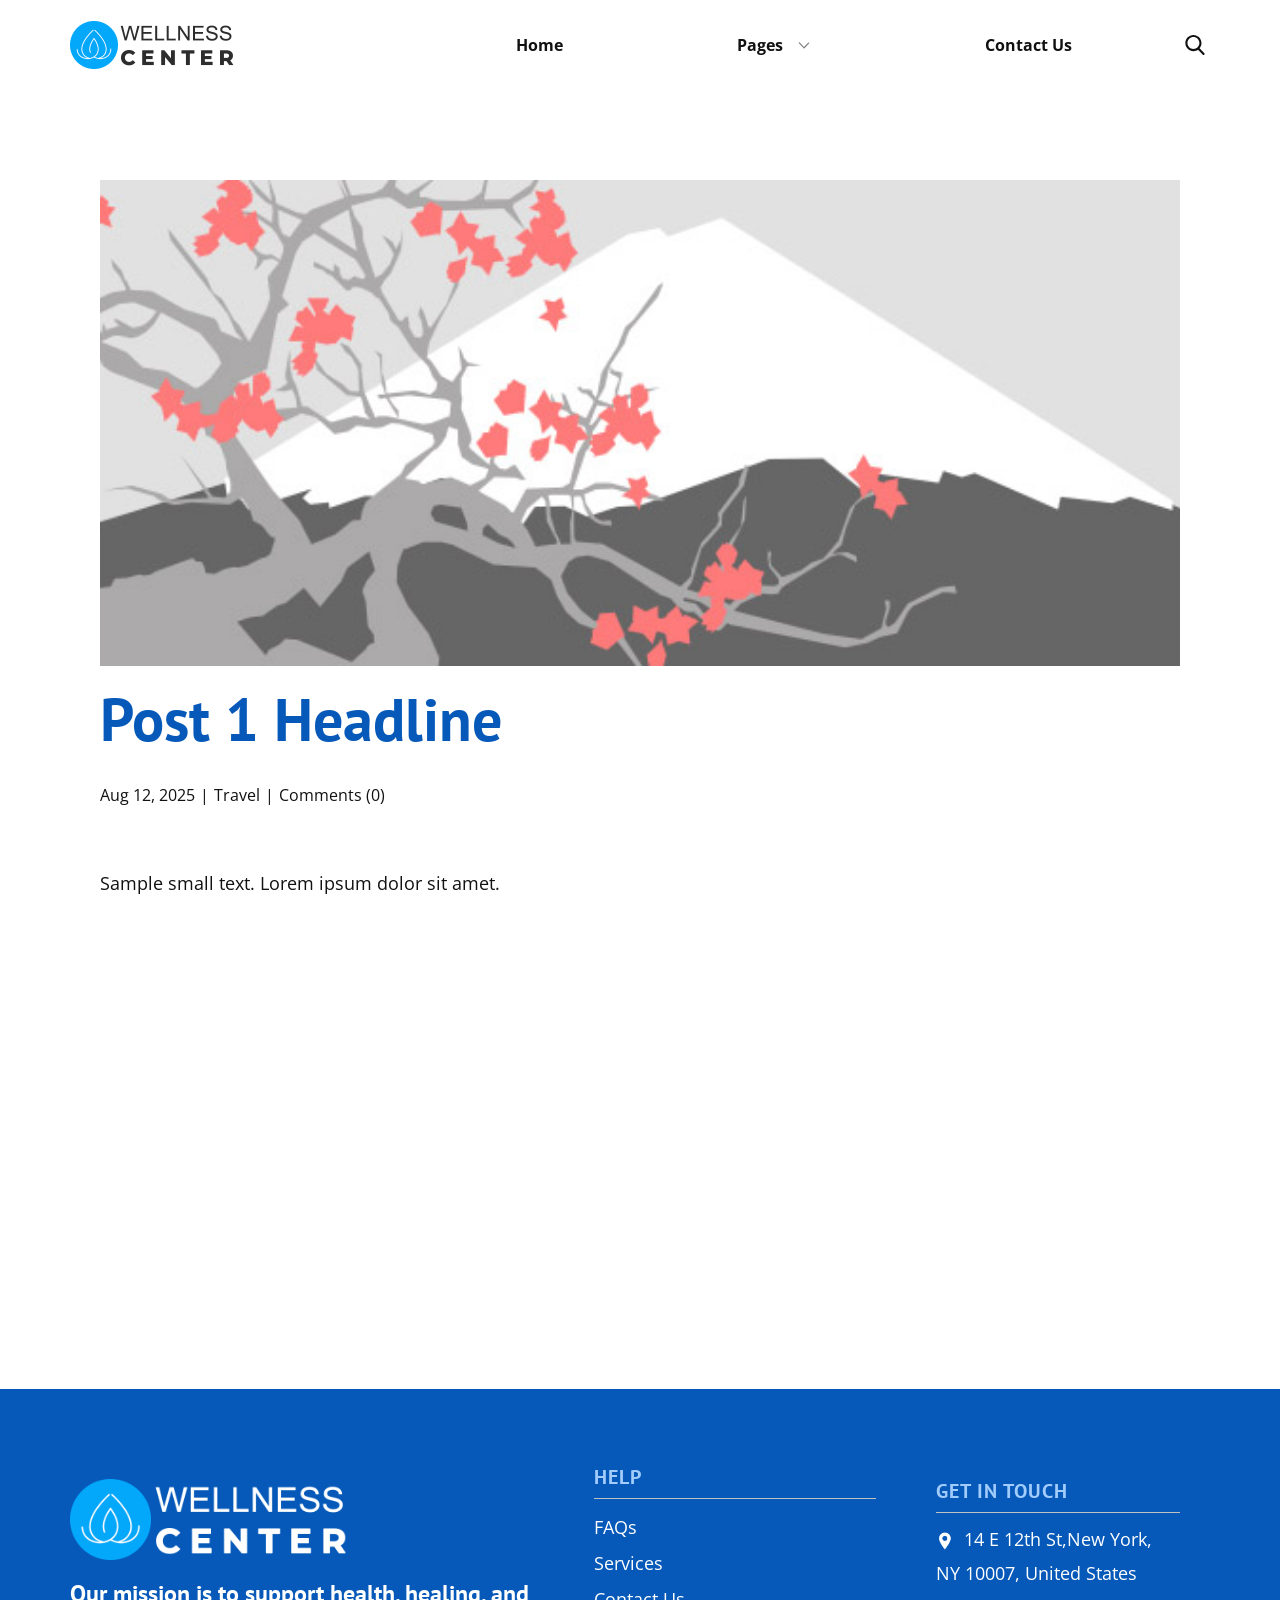
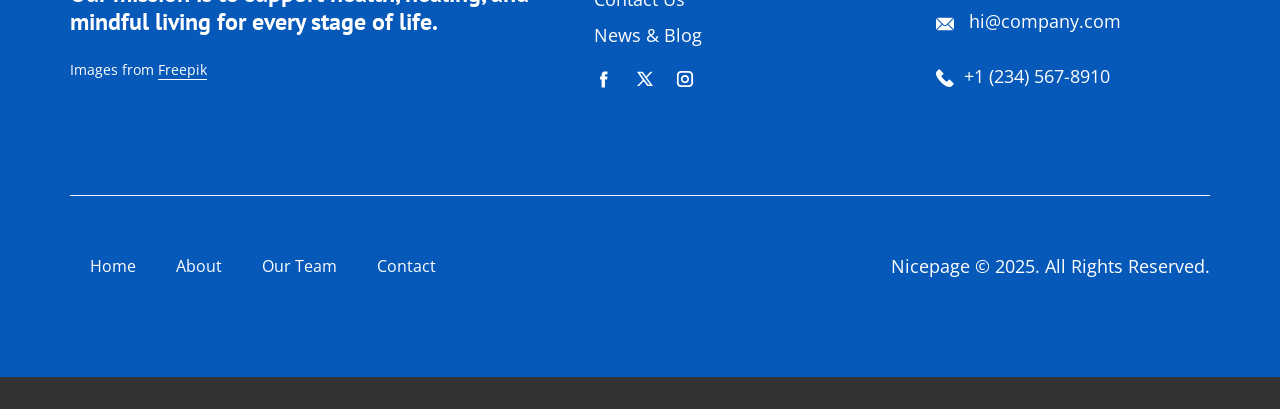
<file: blog/post.html>
<!DOCTYPE html>
<html style="font-size: 16px;" lang="en"><head>
    <meta name="viewport" content="width=device-width, initial-scale=1.0">
    <meta charset="utf-8">
    <meta name="keywords" content="Post 1 Headline">
    <meta name="description" content="">
    <title>Post 1 Headline</title>
    <link rel="stylesheet" href="../nicepage.css" media="screen">
<link rel="stylesheet" href="../Post-Template.css" media="screen">
    <script class="u-script" type="text/javascript" src="../jquery.js" defer=""></script>
    <script class="u-script" type="text/javascript" src="../nicepage.js" defer=""></script>
    <meta name="generator" content="Nicepage 8.3.6, nicepage.com">
    
    
    
    <link id="u-page-google-font" rel="stylesheet" href="https://fonts.googleapis.com/css2?display=swap&amp;family=PT+Sans:ital,wght@0,400;0,700;1,400;1,700&amp;family=Open+Sans:ital,wght@0,300;0,400;0,500;0,600;0,700;0,800;1,300;1,400;1,500;1,600;1,700;1,800">
    <script type="application/ld+json">{
		"@context": "http://schema.org",
		"@type": "Organization",
		"name": "",
		"logo": "images/logo-black.png",
		"sameAs": [
				"https://facebook.com/name",
				"https://twitter.com/name",
				"https://instagram.com/name"
		]
}</script>
    <meta name="theme-color" content="#0659b8">
    <meta name="twitter:site" content="@">
    <meta name="twitter:card" content="summary_large_image">
    <meta name="twitter:title" content="Post 1 Headline">
    <meta name="twitter:description" content="">
  <meta data-intl-tel-input-cdn-path="intlTelInput/"></head>
  <body data-path-to-root="./" data-include-products="false" class="u-body u-xl-mode" data-lang="en"><header class="u-clearfix u-header u-header" id="header"><div class="u-clearfix u-sheet u-valign-middle u-valign-middle-xxl u-sheet-1">
        <a href="#" class="u-image u-logo u-image-1" data-image-width="656" data-image-height="192">
          <img src="../images/logo-black.png" class="u-logo-image u-logo-image-1">
        </a>
        <nav class="u-dropdown-icon u-menu u-menu-dropdown u-offcanvas u-menu-1" role="navigation" aria-label="Menu navigation">
          <div class="menu-collapse" style="font-size: 1rem; letter-spacing: 0px; font-weight: 700;">
            <a class="u-button-style u-custom-left-right-menu-spacing u-custom-padding-bottom u-custom-text-hover-color u-custom-top-bottom-menu-spacing u-hamburger-link u-nav-link u-text-active-palette-1-base u-text-hover-palette-2-base" href="#" tabindex="-1" aria-label="Open menu" aria-controls="261f">
              <svg class="u-svg-link" viewBox="0 0 24 24"><use xlink:href="#menu-hamburger"></use></svg>
              <svg class="u-svg-content" version="1.1" id="menu-hamburger" viewBox="0 0 16 16" x="0px" y="0px" xmlns:xlink="http://www.w3.org/1999/xlink" xmlns="http://www.w3.org/2000/svg"><g><rect y="1" width="16" height="2"></rect><rect y="7" width="16" height="2"></rect><rect y="13" width="16" height="2"></rect>
</g></svg>
            </a>
          </div>
          <div class="u-custom-menu u-nav-container">
            <ul class="u-nav u-unstyled u-nav-1" role="menubar"><li role="none" class="u-nav-item"><a role="menuitem" class="u-button-style u-nav-link u-text-active-palette-1-base u-text-hover-palette-1-base u-nav-link-2" href="../">Home</a>
</li><li role="none" class="u-nav-item"><a tabindex="-1" role="menuitem" class="u-button-style u-nav-link u-text-active-palette-1-base u-text-hover-palette-1-base u-nav-link-2" aria-haspopup="true" aria-current="page">Pages</a><div class="u-nav-popup"><ul role="menu" class="u-h-spacing-20 u-nav u-unstyled u-v-spacing-10" aria-label="Pages menu"><li role="none" class="u-nav-item"><a role="menuitem" class="u-active-palette-1-base u-button-style u-grey-5 u-hover-palette-1-base u-nav-link" href="../About.html">About Us</a>
</li><li role="none" class="u-nav-item"><a tabindex="-1" role="menuitem" class="u-active-palette-1-base u-button-style u-grey-5 u-hover-palette-1-base u-nav-link" href="#">Our Team</a>
</li><li role="none" class="u-nav-item"><a role="menuitem" class="u-active-palette-1-base u-button-style u-grey-5 u-hover-palette-1-base u-nav-link" href="../FAQ-Page.html">FAQ</a>
</li></ul>
</div>
</li><li role="none" class="u-nav-item"><a tabindex="-1" role="menuitem" class="u-button-style u-nav-link u-text-active-palette-1-base u-text-hover-palette-1-base u-nav-link-2" href="#">Contact Us</a>
</li></ul>
          </div>
          <div class="u-custom-menu u-nav-container-collapse" id="261f" role="region" aria-label="Menu panel">
            <div class="u-black u-container-style u-inner-container-layout u-opacity u-opacity-95 u-sidenav">
              <div class="u-inner-container-layout u-sidenav-overflow">
                <div class="u-menu-close" tabindex="-1" aria-label="Close menu"></div>
                <ul class="u-align-center u-nav u-popupmenu-items u-unstyled u-nav-3" role="menubar"><li role="none" class="u-nav-item"><a role="menuitem" class="u-button-style u-nav-link" href="../">Home</a>
</li><li role="none" class="u-nav-item"><a tabindex="-1" role="menuitem" class="u-button-style u-nav-link" aria-haspopup="true" aria-current="page">Pages</a><div class="u-nav-popup"><ul role="menu" class="u-h-spacing-20 u-nav u-unstyled u-v-spacing-10" aria-label="Pages menu"><li role="none" class="u-nav-item"><a role="menuitem" class="u-button-style u-nav-link" href="../About.html">About Us</a>
</li><li role="none" class="u-nav-item"><a tabindex="-1" role="menuitem" class="u-button-style u-nav-link" href="#">Our Team</a>
</li><li role="none" class="u-nav-item"><a role="menuitem" class="u-button-style u-nav-link" href="../FAQ-Page.html">FAQ</a>
</li></ul>
</div>
</li><li role="none" class="u-nav-item"><a tabindex="-1" role="menuitem" class="u-button-style u-nav-link" href="#">Contact Us</a>
</li></ul>
              </div>
            </div>
            <div class="u-black u-menu-overlay u-opacity u-opacity-70"></div>
          </div>
        </nav>
        <form action="#" class="u-search u-search-layout-icon u-search-left u-search-1" data-search-token="no-license" data-href="../search/search.html" data-page-id="200617781">
          <div class="u-search-overlay"></div>
          <button class="u-search-button" type="submit"><span class="u-search-icon u-search-icon-1">
              <svg class="u-svg-link" preserveAspectRatio="xMidYMin slice" viewBox="0 0 56.966 56.966"><use xlink:href="#svg-8e85"></use></svg>
              <svg xmlns="http://www.w3.org/2000/svg" xmlns:xlink="http://www.w3.org/1999/xlink" version="1.1" id="svg-8e85" x="0px" y="0px" viewBox="0 0 56.966 56.966" style="enable-background:new 0 0 56.966 56.966;" xml:space="preserve" class="u-svg-content"><path d="M55.146,51.887L41.588,37.786c3.486-4.144,5.396-9.358,5.396-14.786c0-12.682-10.318-23-23-23s-23,10.318-23,23  s10.318,23,23,23c4.761,0,9.298-1.436,13.177-4.162l13.661,14.208c0.571,0.593,1.339,0.92,2.162,0.92  c0.779,0,1.518-0.297,2.079-0.837C56.255,54.982,56.293,53.08,55.146,51.887z M23.984,6c9.374,0,17,7.626,17,17s-7.626,17-17,17  s-17-7.626-17-17S14.61,6,23.984,6z"></path></svg></span>
          </button>
          <input class="u-search-input" type="search" name="search" value="" placeholder="Search">
        </form>
      </div></header>
    <section class="u-align-center u-clearfix u-section-1" id="block-2">
      <div class="u-clearfix u-sheet u-valign-middle-md u-valign-middle-sm u-valign-middle-xs u-sheet-1"><!--post_details--><!--post_details_options_json--><!--{"source":""}--><!--/post_details_options_json--><!--blog_post-->
        <div class="u-container-style u-expanded-width u-post-details u-post-details-1">
          <div class="u-container-layout u-valign-middle u-container-layout-1"><!--blog_post_image-->
            <img alt="" class="u-blog-control u-expanded-width u-image u-image-default u-image-1" src="../images/0fd3416c.jpeg"><!--/blog_post_image--><!--blog_post_header-->
            <h2 class="u-blog-control u-text u-text-1">Post 1 Headline</h2><!--/blog_post_header--><!--blog_post_metadata-->
            <div class="u-blog-control u-metadata u-metadata-1"><!--blog_post_metadata_date--><span class="u-meta-date u-meta-icon">Aug 12, 2025</span><!--/blog_post_metadata_date--><!--blog_post_metadata_category--><span class="u-meta-category u-meta-icon"><a href="/blog/blog.html#/blog-1///2">Travel</a></span><!--/blog_post_metadata_category--><!--blog_post_metadata_comments--><span class="u-meta-comments u-meta-icon"><!--blog_post_metadata_comments_content-->Comments (0)<!--/blog_post_metadata_comments_content--></span><!--/blog_post_metadata_comments-->
            </div><!--/blog_post_metadata--><!--blog_post_content-->
            <div class="u-align-justify u-blog-control u-post-content u-text u-text-2 fr-view">
  <p>
    <meta name="viewport" content="width=device-width, initial-scale=1.0">
    <meta charset="utf-8">
    <meta name="keywords" content=""><meta name="description" content="">
    <title></title>
    <link rel="stylesheet" href="/nicepage.css" media="screen" class="u-static-style"><link rel="stylesheet" href="/nicepage.css" media="screen">
    <script class="u-script" type="text/javascript" src="//capp.nicepage.com/assets/jquery-1.9.1.min.js" defer=""></script>
    <script class="u-script" type="text/javascript" src="//capp.nicepage.com/e1ec80a0bae8923e64d6c550789dfe4bf6121475/nicepage.js" defer=""></script>
</p><section class="u-clearfix u-valign-top u-block-34ff-1" custom-posts-hash="T" data-section-properties="{&quot;margin&quot;:&quot;none&quot;,&quot;stretch&quot;:true}" data-id="34ff" data-posts-content="[{'images':[],'maps':[],'videos':[],'icons':[],'textWidth':'','textHeight':'','id':1,'headingProp':'h3','textProp':'text'}]" style="min-height: 500px">
  <div class="u-clearfix u-rich-text u-text u-block-34ff-4" data-state="{&quot;margin-top&quot;:{&quot;shouldApplyDefaultMargins&quot;:{&quot;XL&quot;:false,&quot;LG&quot;:false,&quot;MD&quot;:false,&quot;SM&quot;:true,&quot;XS&quot;:true},&quot;parentVerticalAlign&quot;:{&quot;XL&quot;:&quot;top&quot;,&quot;LG&quot;:&quot;top&quot;,&quot;MD&quot;:&quot;top&quot;,&quot;SM&quot;:&quot;top&quot;,&quot;XS&quot;:&quot;top&quot;}},&quot;margin-bottom&quot;:{&quot;shouldApplyDefaultMargins&quot;:{&quot;XL&quot;:false,&quot;LG&quot;:false,&quot;MD&quot;:false,&quot;SM&quot;:true,&quot;XS&quot;:true},&quot;parentVerticalAlign&quot;:{&quot;XL&quot;:&quot;top&quot;,&quot;LG&quot;:&quot;top&quot;,&quot;MD&quot;:&quot;top&quot;,&quot;SM&quot;:&quot;top&quot;,&quot;XS&quot;:&quot;top&quot;}}}" style="">
  <p>Sample small text. Lorem ipsum dolor sit amet.</p>
  </div>
  <style data-mode="XL">@media (min-width: 1200px) {
  .u-block-34ff-1 {
    min-height: 500px;
  }
}</style>
  <style data-mode="LG">@media (max-width: 1199px) and (min-width: 992px) {
  .u-block-34ff-1 {
    min-height: 500px;
  }
}</style>
  <style data-mode="MD">@media (max-width: 991px) and (min-width: 768px) {
  .u-block-34ff-1 {
    min-height: 500px;
  }
}</style>
  <style data-mode="SM">@media (max-width: 767px) and (min-width: 576px) {
  .u-block-34ff-1 {
    min-height: 500px;
  }
}</style>
  <style data-mode="XS">@media (max-width: 575px) {
  .u-block-34ff-1 {
    min-height: 500px;
  }
}</style>
</section>
<p></p>
  </div><!--/blog_post_content-->
          </div>
        </div><!--/blog_post--><!--/post_details-->
      </div>
    </section>
    
    
    
    <footer class="u-align-center-sm u-align-center-xs u-clearfix u-container-align-center u-footer u-palette-1-base" id="footer"><div class="u-clearfix u-sheet u-valign-middle u-sheet-1">
        <div class="data-layout-selected u-clearfix u-expanded-width u-layout-wrap u-layout-wrap-1">
          <div class="u-gutter-0 u-layout">
            <div class="u-layout-row">
              <div class="u-container-align-left u-container-style u-layout-cell u-shape-rectangle u-size-26-lg u-size-26-xl u-size-26-xxl u-size-40-md u-size-40-sm u-size-40-xs u-layout-cell-1">
                <div class="u-container-layout u-valign-top u-container-layout-1">
                  <a href="" class="u-image u-logo u-image-1" data-image-width="656" data-image-height="192">
                    <img src="../images/logo-white-1.png" class="u-logo-image u-logo-image-1">
                  </a>
                  <h4 class="u-align-left u-text u-text-default u-text-1"> Our mission is to support health, healing, and mindful living for every stage of life.</h4>
                  <p class="u-align-left u-text u-text-2">Images from <a href="https://www.freepik.com/" class="u-active-none u-border-1 u-border-active-palette-1-base u-border-hover-palette-1-base u-border-no-left u-border-no-right u-border-no-top u-border-white u-btn u-button-link u-button-style u-hover-none u-none u-text-body-alt-color u-btn-1" target="_blank" data-animation-name="" data-animation-duration="0" data-animation-delay="0" data-animation-direction="">Freepik</a>
                  </p>
                </div>
              </div>
              <div class="u-container-style u-layout-cell u-shape-rectangle u-size-18-lg u-size-18-xl u-size-18-xxl u-size-20-md u-size-20-sm u-size-20-xs u-layout-cell-2">
                <div class="u-container-layout u-valign-top u-container-layout-2">
                  <h5 class="u-align-left u-text u-text-3"> Help</h5>
                  <div class="u-align-left u-border-1 u-border-grey-25 u-border-no-bottom u-border-no-left u-expanded-width u-line u-line-horizontal u-line-1"></div>
                  <p class="u-align-left u-text u-text-4">
                    <a href="#" class="u-active-none u-border-1 u-border-active-white u-border-hover-white u-border-no-left u-border-no-right u-border-no-top u-btn u-button-link u-button-style u-hover-none u-none u-text-active-grey-10 u-text-body-alt-color u-text-hover-grey-10 u-btn-2" title="#" data-animation-name="" data-animation-duration="0" data-animation-delay="0" data-animation-direction=""> FAQs</a>
                    <a href="#" class="u-active-none u-border-1 u-border-active-white u-border-hover-white u-border-no-left u-border-no-right u-border-no-top u-btn u-button-link u-button-style u-hover-none u-none u-text-active-grey-10 u-text-body-alt-color u-text-hover-grey-10 u-btn-3" title="#" data-animation-name="" data-animation-duration="0" data-animation-delay="0" data-animation-direction="">
                      <br>Services
                    </a>
                    <br>
                    <a href="#" class="u-active-none u-border-1 u-border-active-white u-border-hover-white u-border-no-left u-border-no-right u-border-no-top u-btn u-button-link u-button-style u-hover-none u-none u-text-active-grey-10 u-text-body-alt-color u-text-hover-grey-10 u-btn-4" title="#" data-animation-name="" data-animation-duration="0" data-animation-delay="0" data-animation-direction=""> Contact Us<br>
                    </a>
                    <a href="#" class="u-active-none u-border-1 u-border-active-white u-border-hover-white u-border-no-left u-border-no-right u-border-no-top u-btn u-button-link u-button-style u-hover-none u-none u-text-active-grey-10 u-text-body-alt-color u-text-hover-grey-10 u-btn-5" data-animation-name="" data-animation-duration="0" data-animation-delay="0" data-animation-direction=""> News &amp; Blog</a>
                    <br>
                  </p>
                  <div class="u-social-icons u-social-icons-1">
                    <a class="u-social-url" title="facebook" target="_blank" href="https://facebook.com/name"><span class="u-icon u-social-facebook u-social-icon u-text-white u-icon-1"><svg class="u-svg-link" preserveAspectRatio="xMidYMin slice" viewBox="0 0 112 112" style=""><use xlink:href="#svg-58df"></use></svg><svg class="u-svg-content" viewBox="0 0 112 112" x="0" y="0" id="svg-58df"><path fill="currentColor" d="M75.5,28.8H65.4c-1.5,0-4,0.9-4,4.3v9.4h13.9l-1.5,15.8H61.4v45.1H42.8V58.3h-8.8V42.4h8.8V32.2
c0-7.4,3.4-18.8,18.8-18.8h13.8v15.4H75.5z"></path></svg></span>
                    </a>
                    <a class="u-social-url" title="twitter" target="_blank" href="https://twitter.com/name"><span class="u-icon u-social-icon u-social-twitter u-text-white u-icon-2"><svg class="u-svg-link" preserveAspectRatio="xMidYMin slice" viewBox="0 0 112.2 112.2" style=""><use xlink:href="#svg-e10a"></use></svg><svg class="u-svg-content" viewBox="0 0 112.2 112.2" x="0px" y="0px" id="svg-e10a"><path d="M67.1,49.1L98.6,16h-12L62,42L43.2,16H11l32.8,45.2L11,96h11.6l26.3-27.7L69.1,96H101L67.1,49.1z M55,61.9l-5.1-7L27.5,24.4
	h11.4l17.3,23.8l5.1,7.1l23.4,32.2H73.8L55,61.9z"></path></svg></span>
                    </a>
                    <a class="u-social-url" title="instagram" target="_blank" href="https://instagram.com/name"><span class="u-icon u-social-icon u-social-instagram u-text-white u-icon-3"><svg class="u-svg-link" preserveAspectRatio="xMidYMin slice" viewBox="0 0 112 112" style=""><use xlink:href="#svg-3bdf"></use></svg><svg class="u-svg-content" viewBox="0 0 112 112" x="0" y="0" id="svg-3bdf"><path fill="currentColor" d="M55.9,32.9c-12.8,0-23.2,10.4-23.2,23.2s10.4,23.2,23.2,23.2s23.2-10.4,23.2-23.2S68.7,32.9,55.9,32.9z
	 M55.9,69.4c-7.4,0-13.3-6-13.3-13.3c-0.1-7.4,6-13.3,13.3-13.3s13.3,6,13.3,13.3C69.3,63.5,63.3,69.4,55.9,69.4z"></path><path fill="currentColor" d="M78.2,11H33.5C21,11,10.8,21.3,10.8,33.7v44.7c0,12.6,10.2,22.8,22.7,22.8h44.7c12.6,0,22.7-10.2,22.7-22.7
	V33.7C100.8,21.1,90.6,11,78.2,11z M91,78.4c0,7.1-5.8,12.8-12.8,12.8H33.5c-7.1,0-12.8-5.8-12.8-12.8V33.7
	c0-7.1,5.8-12.8,12.8-12.8h44.7c7.1,0,12.8,5.8,12.8,12.8V78.4z"></path></svg></span>
                    </a>
                  </div>
                </div>
              </div>
              <div class="u-container-style u-layout-cell u-shape-rectangle u-size-16-lg u-size-16-xl u-size-16-xxl u-size-60-md u-size-60-sm u-size-60-xs u-layout-cell-3">
                <div class="u-container-layout u-valign-top u-container-layout-3">
                  <h5 class="u-align-left u-text u-text-5"> Get In Touch</h5>
                  <div class="u-align-left u-border-1 u-border-grey-25 u-border-no-bottom u-border-no-left u-expanded-width u-line u-line-horizontal u-line-2" data-animation-name="" data-animation-duration="0" data-animation-delay="0" data-animation-direction=""></div>
                  <p class="u-align-left u-text u-text-6"><span class="u-file-icon u-icon u-text-white u-icon-4"><img src="../images/1-b26c8bb7.png" alt=""></span>&nbsp;​​​​14 E 12th St,New York, NY 10007, United States
                  </p>
                  <p class="u-align-left u-text u-text-default u-text-7"><span class="u-file-icon u-icon u-text-white u-icon-5"><img src="../images/2-a85e65c4.png" alt=""></span>&nbsp; <a href="mailto:hi@car.repair.com" class="u-active-none u-border-1 u-border-active-white u-border-hover-white u-border-no-left u-border-no-right u-border-no-top u-btn u-button-link u-button-style u-hover-none u-none u-text-active-grey-10 u-text-body-alt-color u-text-hover-grey-10 u-btn-6" data-animation-name="" data-animation-duration="0" data-animation-delay="0" data-animation-direction="">hi@company.com</a>
                  </p>
                  <p class="u-align-left u-text u-text-8">
                    <a href="tel:+12345678910" class="u-active-none u-border-1 u-border-active-white u-border-hover-white u-border-no-left u-border-no-right u-border-no-top u-btn u-button-link u-button-style u-hover-none u-none u-text-active-grey-10 u-text-body-alt-color u-text-hover-grey-10 u-btn-7" data-animation-name="" data-animation-duration="0" data-animation-delay="0" data-animation-direction=""><span class="u-file-icon u-icon u-text-white u-icon-6"><img src="../images/3-c91f3b92.png" alt=""></span>&nbsp;​+1 (234) 567-8910
                    </a>
                  </p>
                </div>
              </div>
            </div>
          </div>
        </div>
        <div class="u-align-center u-border-1 u-border-white u-expanded-width u-line u-line-horizontal u-line-3"></div>
        <div class="data-layout-selected u-clearfix u-expanded-width u-layout-custom-xs u-layout-wrap u-layout-wrap-2">
          <div class="u-layout">
            <div class="u-layout-row">
              <div class="u-container-style u-layout-cell u-size-14-xs u-size-30-lg u-size-30-xl u-size-30-xxl u-size-60-md u-size-60-sm u-layout-cell-4">
                <div class="u-container-layout u-valign-middle u-container-layout-4">
                  <nav class="u-menu u-menu-dropdown u-offcanvas u-menu-1" data-responsive-from="XS" role="navigation">
                    <div class="menu-collapse">
                      <a class="u-button-style u-hamburger-link u-nav-link" aria-label="Open menu" aria-controls="e226" href="#">
                        <svg class="u-svg-link" viewBox="0 0 24 24"><use xlink:href="#svg-23e0"></use></svg>
                        <svg class="u-svg-content" version="1.1" id="svg-23e0" viewBox="0 0 16 16" x="0px" y="0px" xmlns:xlink="http://www.w3.org/1999/xlink" xmlns="http://www.w3.org/2000/svg"><g><rect y="1" width="16" height="2"></rect><rect y="7" width="16" height="2"></rect><rect y="13" width="16" height="2"></rect>
</g></svg>
                      </a>
                    </div>
                    <div class="u-custom-menu u-nav-container">
                      <ul class="u-nav u-unstyled" role="menubar"><li class="u-nav-item" role="none"><a class="u-button-style u-nav-link" href="#" tabindex="-1" role="menuitem" aria-haspopup="true" aria-expanded="false">Home</a>
</li><li class="u-nav-item" role="none"><a class="u-button-style u-nav-link" href="#" tabindex="-1" role="menuitem">About</a>
</li><li class="u-nav-item" role="none"><a class="u-button-style u-nav-link" href="#" tabindex="-1" role="menuitem">Our Team</a>
</li><li class="u-nav-item" role="none"><a class="u-button-style u-nav-link" href="#" tabindex="-1" role="menuitem">Contact</a>
</li></ul>
                    </div>
                    <div id="e226" role="region" aria-label="Menu panel" class="u-custom-menu u-nav-container-collapse">
                      <div class="u-black u-container-style u-inner-container-layout u-opacity u-opacity-95 u-sidenav">
                        <div class="u-inner-container-layout u-sidenav-overflow">
                          <div class="u-menu-close" aria-label="Close menu"></div>
                          <ul class="u-align-center u-nav u-popupmenu-items u-unstyled u-nav-2"><li class="u-nav-item"><a class="u-button-style u-nav-link" href="#">Home</a>
</li><li class="u-nav-item"><a class="u-button-style u-nav-link" href="#">About</a>
</li><li class="u-nav-item"><a class="u-button-style u-nav-link" href="#">Our Team</a>
</li><li class="u-nav-item"><a class="u-button-style u-nav-link" href="#">Contact</a>
</li></ul>
                        </div>
                      </div>
                      <div class="u-black u-menu-overlay u-opacity u-opacity-70"></div>
                    </div>
                    <style class="menu-style">@media (max-width: 539px) {
                    [data-responsive-from="XS"] .u-nav-container {
                        display: none;
                    }
                    [data-responsive-from="XS"] .menu-collapse {
                        display: block;
                    }
                }</style>
                  </nav>
                </div>
              </div>
              <div class="u-container-align-left-md u-container-align-left-sm u-container-align-left-xs u-container-align-right-lg u-container-align-right-xl u-container-align-right-xxl u-container-style u-layout-cell u-size-30-lg u-size-30-xl u-size-30-xxl u-size-46-xs u-size-60-md u-size-60-sm u-layout-cell-5">
                <div class="u-container-layout u-valign-middle u-container-layout-5">
                  <p class="u-align-left-md u-align-left-sm u-align-left-xs u-align-right-lg u-align-right-xl u-align-right-xxl u-text u-text-default u-text-9">Nicepage © 2025. All Rights Reserved.</p>
                </div>
              </div>
            </div>
          </div>
        </div>
      </div></footer>
    <section class="u-backlink u-clearfix u-grey-80"></section>
  
</body></html>
</file>
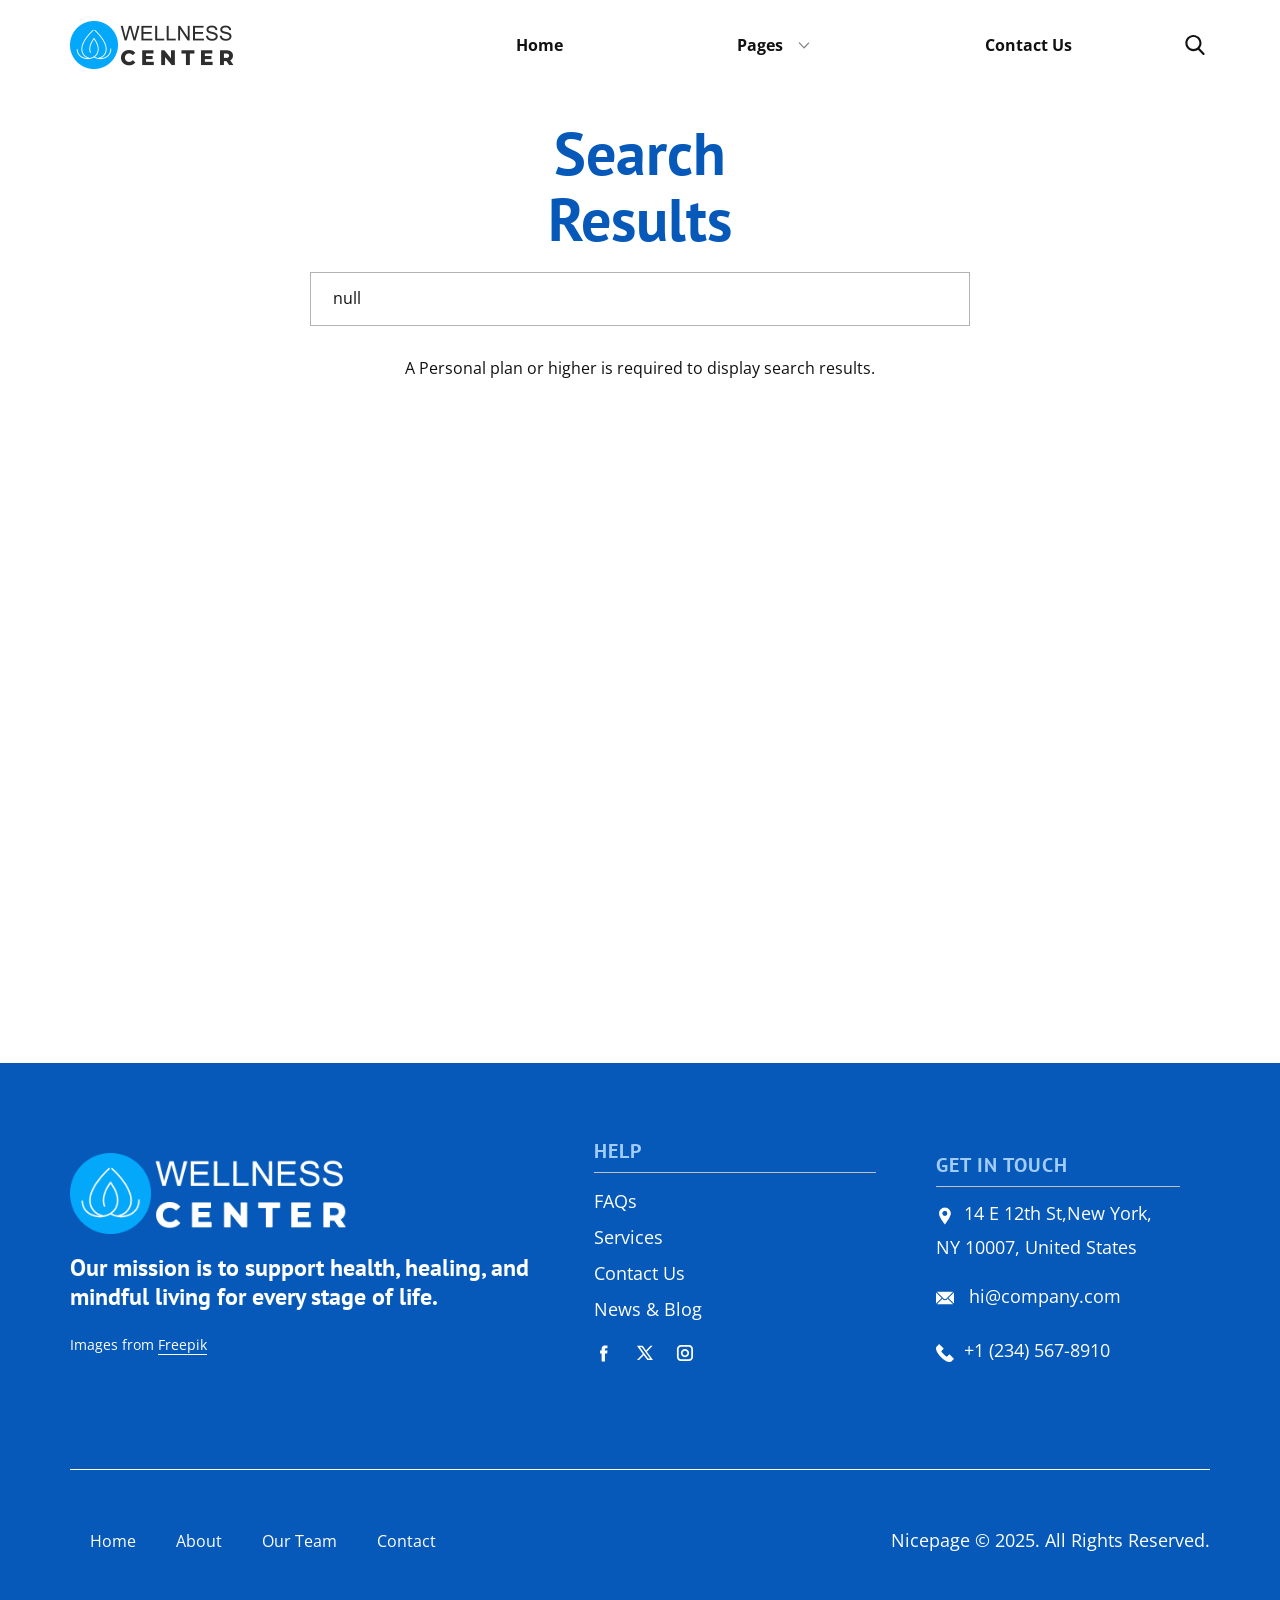
<file: search/search.html>
<!DOCTYPE html>
<html style="font-size: 16px;" lang="en"><head>
    <meta name="viewport" content="width=device-width, initial-scale=1.0">
    <meta charset="utf-8">
    <meta name="keywords" content="Search Results">
    <meta name="description" content="">
    <title>Search Page Template</title>
    <link rel="stylesheet" href="../nicepage.css" media="screen">
<link rel="stylesheet" href="../Search-Page-Template.css" media="screen">
    <script class="u-script" type="text/javascript" src="../jquery.js" defer=""></script>
    <script class="u-script" type="text/javascript" src="../nicepage.js" defer=""></script>
    <meta name="generator" content="Nicepage 8.3.6, nicepage.com">
    
    
    
    <link id="u-page-google-font" rel="stylesheet" href="https://fonts.googleapis.com/css2?display=swap&amp;family=PT+Sans:ital,wght@0,400;0,700;1,400;1,700&amp;family=Open+Sans:ital,wght@0,300;0,400;0,500;0,600;0,700;0,800;1,300;1,400;1,500;1,600;1,700;1,800">
    <script type="application/ld+json">{
		"@context": "http://schema.org",
		"@type": "Organization",
		"name": "",
		"logo": "images/logo-black.png",
		"sameAs": [
				"https://facebook.com/name",
				"https://twitter.com/name",
				"https://instagram.com/name"
		]
}</script>
    <meta name="theme-color" content="#0659b8">
    <meta name="twitter:site" content="@">
    <meta name="twitter:card" content="summary_large_image">
    <meta name="twitter:title" content="Search Page Template">
    <meta name="twitter:description" content="">
    <meta property="og:title" content="Search Page Template">
    <meta property="og:type" content="website">
  <meta data-intl-tel-input-cdn-path="intlTelInput/"></head>
  <body data-path-to-root="../" data-include-products="false" class="u-body u-xl-mode" data-lang="en"><header class="u-clearfix u-header u-header" id="header"><div class="u-clearfix u-sheet u-valign-middle u-valign-middle-xxl u-sheet-1">
        <a href="#" class="u-image u-logo u-image-1" data-image-width="656" data-image-height="192">
          <img src="../images/logo-black.png" class="u-logo-image u-logo-image-1">
        </a>
        <nav class="u-dropdown-icon u-menu u-menu-dropdown u-offcanvas u-menu-1" role="navigation" aria-label="Menu navigation">
          <div class="menu-collapse" style="font-size: 1rem; letter-spacing: 0px; font-weight: 700;">
            <a class="u-button-style u-custom-left-right-menu-spacing u-custom-padding-bottom u-custom-text-hover-color u-custom-top-bottom-menu-spacing u-hamburger-link u-nav-link u-text-active-palette-1-base u-text-hover-palette-2-base" href="#" tabindex="-1" aria-label="Open menu" aria-controls="261f">
              <svg class="u-svg-link" viewBox="0 0 24 24"><use xlink:href="#menu-hamburger"></use></svg>
              <svg class="u-svg-content" version="1.1" id="menu-hamburger" viewBox="0 0 16 16" x="0px" y="0px" xmlns:xlink="http://www.w3.org/1999/xlink" xmlns="http://www.w3.org/2000/svg"><g><rect y="1" width="16" height="2"></rect><rect y="7" width="16" height="2"></rect><rect y="13" width="16" height="2"></rect>
</g></svg>
            </a>
          </div>
          <div class="u-custom-menu u-nav-container">
            <ul class="u-nav u-unstyled u-nav-1" role="menubar"><li role="none" class="u-nav-item"><a role="menuitem" class="u-button-style u-nav-link u-text-active-palette-1-base u-text-hover-palette-1-base u-nav-link-2" href="../">Home</a>
</li><li role="none" class="u-nav-item"><a tabindex="-1" role="menuitem" class="u-button-style u-nav-link u-text-active-palette-1-base u-text-hover-palette-1-base u-nav-link-2" aria-haspopup="true" aria-current="page">Pages</a><div class="u-nav-popup"><ul role="menu" class="u-h-spacing-20 u-nav u-unstyled u-v-spacing-10" aria-label="Pages menu"><li role="none" class="u-nav-item"><a role="menuitem" class="u-active-palette-1-base u-button-style u-grey-5 u-hover-palette-1-base u-nav-link" href="../About.html">About Us</a>
</li><li role="none" class="u-nav-item"><a tabindex="-1" role="menuitem" class="u-active-palette-1-base u-button-style u-grey-5 u-hover-palette-1-base u-nav-link" href="#">Our Team</a>
</li><li role="none" class="u-nav-item"><a role="menuitem" class="u-active-palette-1-base u-button-style u-grey-5 u-hover-palette-1-base u-nav-link" href="../FAQ-Page.html">FAQ</a>
</li></ul>
</div>
</li><li role="none" class="u-nav-item"><a tabindex="-1" role="menuitem" class="u-button-style u-nav-link u-text-active-palette-1-base u-text-hover-palette-1-base u-nav-link-2" href="#">Contact Us</a>
</li></ul>
          </div>
          <div class="u-custom-menu u-nav-container-collapse" id="261f" role="region" aria-label="Menu panel">
            <div class="u-black u-container-style u-inner-container-layout u-opacity u-opacity-95 u-sidenav">
              <div class="u-inner-container-layout u-sidenav-overflow">
                <div class="u-menu-close" tabindex="-1" aria-label="Close menu"></div>
                <ul class="u-align-center u-nav u-popupmenu-items u-unstyled u-nav-3" role="menubar"><li role="none" class="u-nav-item"><a role="menuitem" class="u-button-style u-nav-link" href="../">Home</a>
</li><li role="none" class="u-nav-item"><a tabindex="-1" role="menuitem" class="u-button-style u-nav-link" aria-haspopup="true" aria-current="page">Pages</a><div class="u-nav-popup"><ul role="menu" class="u-h-spacing-20 u-nav u-unstyled u-v-spacing-10" aria-label="Pages menu"><li role="none" class="u-nav-item"><a role="menuitem" class="u-button-style u-nav-link" href="../About.html">About Us</a>
</li><li role="none" class="u-nav-item"><a tabindex="-1" role="menuitem" class="u-button-style u-nav-link" href="#">Our Team</a>
</li><li role="none" class="u-nav-item"><a role="menuitem" class="u-button-style u-nav-link" href="../FAQ-Page.html">FAQ</a>
</li></ul>
</div>
</li><li role="none" class="u-nav-item"><a tabindex="-1" role="menuitem" class="u-button-style u-nav-link" href="#">Contact Us</a>
</li></ul>
              </div>
            </div>
            <div class="u-black u-menu-overlay u-opacity u-opacity-70"></div>
          </div>
        </nav>
        <form action="#" class="u-search u-search-layout-icon u-search-left u-search-1" data-search-token="no-license" data-href="../search/search.html" data-page-id="200617781">
          <div class="u-search-overlay"></div>
          <button class="u-search-button" type="submit"><span class="u-search-icon u-search-icon-1">
              <svg class="u-svg-link" preserveAspectRatio="xMidYMin slice" viewBox="0 0 56.966 56.966"><use xlink:href="#svg-8e85"></use></svg>
              <svg xmlns="http://www.w3.org/2000/svg" xmlns:xlink="http://www.w3.org/1999/xlink" version="1.1" id="svg-8e85" x="0px" y="0px" viewBox="0 0 56.966 56.966" style="enable-background:new 0 0 56.966 56.966;" xml:space="preserve" class="u-svg-content"><path d="M55.146,51.887L41.588,37.786c3.486-4.144,5.396-9.358,5.396-14.786c0-12.682-10.318-23-23-23s-23,10.318-23,23  s10.318,23,23,23c4.761,0,9.298-1.436,13.177-4.162l13.661,14.208c0.571,0.593,1.339,0.92,2.162,0.92  c0.779,0,1.518-0.297,2.079-0.837C56.255,54.982,56.293,53.08,55.146,51.887z M23.984,6c9.374,0,17,7.626,17,17s-7.626,17-17,17  s-17-7.626-17-17S14.61,6,23.984,6z"></path></svg></span>
          </button>
          <input class="u-search-input" type="search" name="search" value="" placeholder="Search">
        </form>
      </div></header>
    <section class="u-clearfix u-section-1" id="block-2">
      <div class="u-clearfix u-sheet u-sheet-1">
        <h2 class="u-align-center u-text u-text-1"> Search Results</h2>
        <form action="#" class="u-border-1 u-border-grey-30 u-search u-search-left u-white u-search-1" data-search-token="no-license" data-href="../search/search.html" data-page-id="200617781">
          <button class="u-search-button" type="submit"><span class="u-search-icon u-spacing-10">
              <svg class="u-svg-link" preserveAspectRatio="xMidYMin slice" viewBox="0 0 56.966 56.966"><use xlink:href="#svg-6a57"></use></svg>
              <svg xmlns="http://www.w3.org/2000/svg" xmlns:xlink="http://www.w3.org/1999/xlink" version="1.1" id="svg-6a57" x="0px" y="0px" viewBox="0 0 56.966 56.966" style="enable-background:new 0 0 56.966 56.966;" xml:space="preserve" class="u-svg-content"><path d="M55.146,51.887L41.588,37.786c3.486-4.144,5.396-9.358,5.396-14.786c0-12.682-10.318-23-23-23s-23,10.318-23,23  s10.318,23,23,23c4.761,0,9.298-1.436,13.177-4.162l13.661,14.208c0.571,0.593,1.339,0.92,2.162,0.92  c0.779,0,1.518-0.297,2.079-0.837C56.255,54.982,56.293,53.08,55.146,51.887z M23.984,6c9.374,0,17,7.626,17,17s-7.626,17-17,17  s-17-7.626-17-17S14.61,6,23.984,6z"></path></svg></span>
          </button>
          <input class="u-search-input" type="search" name="search" value="" placeholder="Search">
        </form><!--blog--><!--blog_options_json--><!--{"type":"Recent","source":"","tags":"","count":"3"}--><!--/blog_options_json-->
        <div class="u-blog u-expanded-width u-layout-grid u-search-results u-blog-1" data-items-per-page="1" data-max-items="3">
          <div class="u-list-control"></div>
          <div class="u-repeater u-repeater-1"><!--blog_post-->
            <div class="u-align-left u-blog-post u-container-align-left u-container-style u-repeater-item u-search-result">
              <div class="u-container-layout u-similar-container u-container-layout-1"><!--blog_post_header-->
                <h4 class="u-blog-control u-text u-text-palette-1-base u-text-2">
                  <a class="u-post-header-link" href="../blog/post-5.html"><!--blog_post_header_content-->Search Result 1<!--/blog_post_header_content--></a>
                </h4><!--/blog_post_header--><!--blog_post_content-->
                <div class="u-blog-control u-post-content u-text u-text-3"><!--blog_post_content_content-->Paragraph. Lorem ipsum dolor sit amet, consectetur adipiscing elit. Curabitur id suscipit ex. Suspendisse rhoncus laoreet purus quis elementum. Phasellus sed efficitur dolor, et ultricies sapien. Quisque fringilla sit amet dolor commodo efficitur. Aliquam et sem odio. In ullamcorper nisi nunc, et molestie ipsum iaculis sit amet.<!--/blog_post_content_content--></div><!--/blog_post_content-->
              </div>
            </div><!--/blog_post--><!--blog_post-->
            <div class="u-align-left u-blog-post u-container-align-left u-container-style u-repeater-item u-search-result">
              <div class="u-container-layout u-similar-container u-container-layout-2"><!--blog_post_header-->
                <h4 class="u-blog-control u-text u-text-palette-1-base u-text-4">
                  <a class="u-post-header-link" href="../blog/post-4.html"><!--blog_post_header_content-->Search Result 2<!--/blog_post_header_content--></a>
                </h4><!--/blog_post_header--><!--blog_post_content-->
                <div class="u-blog-control u-post-content u-text u-text-5"><!--blog_post_content_content-->Paragraph. Lorem ipsum dolor sit amet, consectetur adipiscing elit. Curabitur id suscipit ex. Suspendisse rhoncus laoreet purus quis elementum. Phasellus sed efficitur dolor, et ultricies sapien. Quisque fringilla sit amet dolor commodo efficitur. Aliquam et sem odio. In ullamcorper nisi nunc, et molestie ipsum iaculis sit amet.<!--/blog_post_content_content--></div><!--/blog_post_content-->
              </div>
            </div><!--/blog_post--><!--blog_post-->
            <div class="u-align-left u-blog-post u-container-align-left u-container-style u-repeater-item u-search-result">
              <div class="u-container-layout u-similar-container u-container-layout-3"><!--blog_post_header-->
                <h4 class="u-blog-control u-text u-text-palette-1-base u-text-6">
                  <a class="u-post-header-link" href="../blog/post-3.html"><!--blog_post_header_content-->Search Result 3<!--/blog_post_header_content--></a>
                </h4><!--/blog_post_header--><!--blog_post_content-->
                <div class="u-blog-control u-post-content u-text u-text-7"><!--blog_post_content_content-->Paragraph. Lorem ipsum dolor sit amet, consectetur adipiscing elit. Curabitur id suscipit ex. Suspendisse rhoncus laoreet purus quis elementum. Phasellus sed efficitur dolor, et ultricies sapien. Quisque fringilla sit amet dolor commodo efficitur. Aliquam et sem odio. In ullamcorper nisi nunc, et molestie ipsum iaculis sit amet.<!--/blog_post_content_content--></div><!--/blog_post_content-->
              </div>
            </div><!--/blog_post-->
          </div>
          <div class="u-list-control"></div>
        </div><!--/blog-->
      </div>
    </section>
    
    
    
    <footer class="u-align-center-sm u-align-center-xs u-clearfix u-container-align-center u-footer u-palette-1-base" id="footer"><div class="u-clearfix u-sheet u-valign-middle u-sheet-1">
        <div class="data-layout-selected u-clearfix u-expanded-width u-layout-wrap u-layout-wrap-1">
          <div class="u-gutter-0 u-layout">
            <div class="u-layout-row">
              <div class="u-container-align-left u-container-style u-layout-cell u-shape-rectangle u-size-26-lg u-size-26-xl u-size-26-xxl u-size-40-md u-size-40-sm u-size-40-xs u-layout-cell-1">
                <div class="u-container-layout u-valign-top u-container-layout-1">
                  <a href="" class="u-image u-logo u-image-1" data-image-width="656" data-image-height="192">
                    <img src="../images/logo-white-1.png" class="u-logo-image u-logo-image-1">
                  </a>
                  <h4 class="u-align-left u-text u-text-default u-text-1"> Our mission is to support health, healing, and mindful living for every stage of life.</h4>
                  <p class="u-align-left u-text u-text-2">Images from <a href="https://www.freepik.com/" class="u-active-none u-border-1 u-border-active-palette-1-base u-border-hover-palette-1-base u-border-no-left u-border-no-right u-border-no-top u-border-white u-btn u-button-link u-button-style u-hover-none u-none u-text-body-alt-color u-btn-1" target="_blank" data-animation-name="" data-animation-duration="0" data-animation-delay="0" data-animation-direction="">Freepik</a>
                  </p>
                </div>
              </div>
              <div class="u-container-style u-layout-cell u-shape-rectangle u-size-18-lg u-size-18-xl u-size-18-xxl u-size-20-md u-size-20-sm u-size-20-xs u-layout-cell-2">
                <div class="u-container-layout u-valign-top u-container-layout-2">
                  <h5 class="u-align-left u-text u-text-3"> Help</h5>
                  <div class="u-align-left u-border-1 u-border-grey-25 u-border-no-bottom u-border-no-left u-expanded-width u-line u-line-horizontal u-line-1"></div>
                  <p class="u-align-left u-text u-text-4">
                    <a href="#" class="u-active-none u-border-1 u-border-active-white u-border-hover-white u-border-no-left u-border-no-right u-border-no-top u-btn u-button-link u-button-style u-hover-none u-none u-text-active-grey-10 u-text-body-alt-color u-text-hover-grey-10 u-btn-2" title="#" data-animation-name="" data-animation-duration="0" data-animation-delay="0" data-animation-direction=""> FAQs</a>
                    <a href="#" class="u-active-none u-border-1 u-border-active-white u-border-hover-white u-border-no-left u-border-no-right u-border-no-top u-btn u-button-link u-button-style u-hover-none u-none u-text-active-grey-10 u-text-body-alt-color u-text-hover-grey-10 u-btn-3" title="#" data-animation-name="" data-animation-duration="0" data-animation-delay="0" data-animation-direction="">
                      <br>Services
                    </a>
                    <br>
                    <a href="#" class="u-active-none u-border-1 u-border-active-white u-border-hover-white u-border-no-left u-border-no-right u-border-no-top u-btn u-button-link u-button-style u-hover-none u-none u-text-active-grey-10 u-text-body-alt-color u-text-hover-grey-10 u-btn-4" title="#" data-animation-name="" data-animation-duration="0" data-animation-delay="0" data-animation-direction=""> Contact Us<br>
                    </a>
                    <a href="#" class="u-active-none u-border-1 u-border-active-white u-border-hover-white u-border-no-left u-border-no-right u-border-no-top u-btn u-button-link u-button-style u-hover-none u-none u-text-active-grey-10 u-text-body-alt-color u-text-hover-grey-10 u-btn-5" data-animation-name="" data-animation-duration="0" data-animation-delay="0" data-animation-direction=""> News &amp; Blog</a>
                    <br>
                  </p>
                  <div class="u-social-icons u-social-icons-1">
                    <a class="u-social-url" title="facebook" target="_blank" href="https://facebook.com/name"><span class="u-icon u-social-facebook u-social-icon u-text-white u-icon-1"><svg class="u-svg-link" preserveAspectRatio="xMidYMin slice" viewBox="0 0 112 112" style=""><use xlink:href="#svg-58df"></use></svg><svg class="u-svg-content" viewBox="0 0 112 112" x="0" y="0" id="svg-58df"><path fill="currentColor" d="M75.5,28.8H65.4c-1.5,0-4,0.9-4,4.3v9.4h13.9l-1.5,15.8H61.4v45.1H42.8V58.3h-8.8V42.4h8.8V32.2
c0-7.4,3.4-18.8,18.8-18.8h13.8v15.4H75.5z"></path></svg></span>
                    </a>
                    <a class="u-social-url" title="twitter" target="_blank" href="https://twitter.com/name"><span class="u-icon u-social-icon u-social-twitter u-text-white u-icon-2"><svg class="u-svg-link" preserveAspectRatio="xMidYMin slice" viewBox="0 0 112.2 112.2" style=""><use xlink:href="#svg-e10a"></use></svg><svg class="u-svg-content" viewBox="0 0 112.2 112.2" x="0px" y="0px" id="svg-e10a"><path d="M67.1,49.1L98.6,16h-12L62,42L43.2,16H11l32.8,45.2L11,96h11.6l26.3-27.7L69.1,96H101L67.1,49.1z M55,61.9l-5.1-7L27.5,24.4
	h11.4l17.3,23.8l5.1,7.1l23.4,32.2H73.8L55,61.9z"></path></svg></span>
                    </a>
                    <a class="u-social-url" title="instagram" target="_blank" href="https://instagram.com/name"><span class="u-icon u-social-icon u-social-instagram u-text-white u-icon-3"><svg class="u-svg-link" preserveAspectRatio="xMidYMin slice" viewBox="0 0 112 112" style=""><use xlink:href="#svg-3bdf"></use></svg><svg class="u-svg-content" viewBox="0 0 112 112" x="0" y="0" id="svg-3bdf"><path fill="currentColor" d="M55.9,32.9c-12.8,0-23.2,10.4-23.2,23.2s10.4,23.2,23.2,23.2s23.2-10.4,23.2-23.2S68.7,32.9,55.9,32.9z
	 M55.9,69.4c-7.4,0-13.3-6-13.3-13.3c-0.1-7.4,6-13.3,13.3-13.3s13.3,6,13.3,13.3C69.3,63.5,63.3,69.4,55.9,69.4z"></path><path fill="currentColor" d="M78.2,11H33.5C21,11,10.8,21.3,10.8,33.7v44.7c0,12.6,10.2,22.8,22.7,22.8h44.7c12.6,0,22.7-10.2,22.7-22.7
	V33.7C100.8,21.1,90.6,11,78.2,11z M91,78.4c0,7.1-5.8,12.8-12.8,12.8H33.5c-7.1,0-12.8-5.8-12.8-12.8V33.7
	c0-7.1,5.8-12.8,12.8-12.8h44.7c7.1,0,12.8,5.8,12.8,12.8V78.4z"></path></svg></span>
                    </a>
                  </div>
                </div>
              </div>
              <div class="u-container-style u-layout-cell u-shape-rectangle u-size-16-lg u-size-16-xl u-size-16-xxl u-size-60-md u-size-60-sm u-size-60-xs u-layout-cell-3">
                <div class="u-container-layout u-valign-top u-container-layout-3">
                  <h5 class="u-align-left u-text u-text-5"> Get In Touch</h5>
                  <div class="u-align-left u-border-1 u-border-grey-25 u-border-no-bottom u-border-no-left u-expanded-width u-line u-line-horizontal u-line-2" data-animation-name="" data-animation-duration="0" data-animation-delay="0" data-animation-direction=""></div>
                  <p class="u-align-left u-text u-text-6"><span class="u-file-icon u-icon u-text-white u-icon-4"><img src="../images/1-b26c8bb7.png" alt=""></span>&nbsp;​​​​14 E 12th St,New York, NY 10007, United States
                  </p>
                  <p class="u-align-left u-text u-text-default u-text-7"><span class="u-file-icon u-icon u-text-white u-icon-5"><img src="../images/2-a85e65c4.png" alt=""></span>&nbsp; <a href="mailto:hi@car.repair.com" class="u-active-none u-border-1 u-border-active-white u-border-hover-white u-border-no-left u-border-no-right u-border-no-top u-btn u-button-link u-button-style u-hover-none u-none u-text-active-grey-10 u-text-body-alt-color u-text-hover-grey-10 u-btn-6" data-animation-name="" data-animation-duration="0" data-animation-delay="0" data-animation-direction="">hi@company.com</a>
                  </p>
                  <p class="u-align-left u-text u-text-8">
                    <a href="tel:+12345678910" class="u-active-none u-border-1 u-border-active-white u-border-hover-white u-border-no-left u-border-no-right u-border-no-top u-btn u-button-link u-button-style u-hover-none u-none u-text-active-grey-10 u-text-body-alt-color u-text-hover-grey-10 u-btn-7" data-animation-name="" data-animation-duration="0" data-animation-delay="0" data-animation-direction=""><span class="u-file-icon u-icon u-text-white u-icon-6"><img src="../images/3-c91f3b92.png" alt=""></span>&nbsp;​+1 (234) 567-8910
                    </a>
                  </p>
                </div>
              </div>
            </div>
          </div>
        </div>
        <div class="u-align-center u-border-1 u-border-white u-expanded-width u-line u-line-horizontal u-line-3"></div>
        <div class="data-layout-selected u-clearfix u-expanded-width u-layout-custom-xs u-layout-wrap u-layout-wrap-2">
          <div class="u-layout">
            <div class="u-layout-row">
              <div class="u-container-style u-layout-cell u-size-14-xs u-size-30-lg u-size-30-xl u-size-30-xxl u-size-60-md u-size-60-sm u-layout-cell-4">
                <div class="u-container-layout u-valign-middle u-container-layout-4">
                  <nav class="u-menu u-menu-dropdown u-offcanvas u-menu-1" data-responsive-from="XS" role="navigation">
                    <div class="menu-collapse">
                      <a class="u-button-style u-hamburger-link u-nav-link" aria-label="Open menu" aria-controls="e226" href="#">
                        <svg class="u-svg-link" viewBox="0 0 24 24"><use xlink:href="#svg-23e0"></use></svg>
                        <svg class="u-svg-content" version="1.1" id="svg-23e0" viewBox="0 0 16 16" x="0px" y="0px" xmlns:xlink="http://www.w3.org/1999/xlink" xmlns="http://www.w3.org/2000/svg"><g><rect y="1" width="16" height="2"></rect><rect y="7" width="16" height="2"></rect><rect y="13" width="16" height="2"></rect>
</g></svg>
                      </a>
                    </div>
                    <div class="u-custom-menu u-nav-container">
                      <ul class="u-nav u-unstyled" role="menubar"><li class="u-nav-item" role="none"><a class="u-button-style u-nav-link" href="#" tabindex="-1" role="menuitem" aria-haspopup="true" aria-expanded="false">Home</a>
</li><li class="u-nav-item" role="none"><a class="u-button-style u-nav-link" href="#" tabindex="-1" role="menuitem">About</a>
</li><li class="u-nav-item" role="none"><a class="u-button-style u-nav-link" href="#" tabindex="-1" role="menuitem">Our Team</a>
</li><li class="u-nav-item" role="none"><a class="u-button-style u-nav-link" href="#" tabindex="-1" role="menuitem">Contact</a>
</li></ul>
                    </div>
                    <div id="e226" role="region" aria-label="Menu panel" class="u-custom-menu u-nav-container-collapse">
                      <div class="u-black u-container-style u-inner-container-layout u-opacity u-opacity-95 u-sidenav">
                        <div class="u-inner-container-layout u-sidenav-overflow">
                          <div class="u-menu-close" aria-label="Close menu"></div>
                          <ul class="u-align-center u-nav u-popupmenu-items u-unstyled u-nav-2"><li class="u-nav-item"><a class="u-button-style u-nav-link" href="#">Home</a>
</li><li class="u-nav-item"><a class="u-button-style u-nav-link" href="#">About</a>
</li><li class="u-nav-item"><a class="u-button-style u-nav-link" href="#">Our Team</a>
</li><li class="u-nav-item"><a class="u-button-style u-nav-link" href="#">Contact</a>
</li></ul>
                        </div>
                      </div>
                      <div class="u-black u-menu-overlay u-opacity u-opacity-70"></div>
                    </div>
                    <style class="menu-style">@media (max-width: 539px) {
                    [data-responsive-from="XS"] .u-nav-container {
                        display: none;
                    }
                    [data-responsive-from="XS"] .menu-collapse {
                        display: block;
                    }
                }</style>
                  </nav>
                </div>
              </div>
              <div class="u-container-align-left-md u-container-align-left-sm u-container-align-left-xs u-container-align-right-lg u-container-align-right-xl u-container-align-right-xxl u-container-style u-layout-cell u-size-30-lg u-size-30-xl u-size-30-xxl u-size-46-xs u-size-60-md u-size-60-sm u-layout-cell-5">
                <div class="u-container-layout u-valign-middle u-container-layout-5">
                  <p class="u-align-left-md u-align-left-sm u-align-left-xs u-align-right-lg u-align-right-xl u-align-right-xxl u-text u-text-default u-text-9">Nicepage © 2025. All Rights Reserved.</p>
                </div>
              </div>
            </div>
          </div>
        </div>
      </div></footer>
    <section class="u-backlink u-clearfix u-grey-80"></section>
  
</body></html>
</file>
